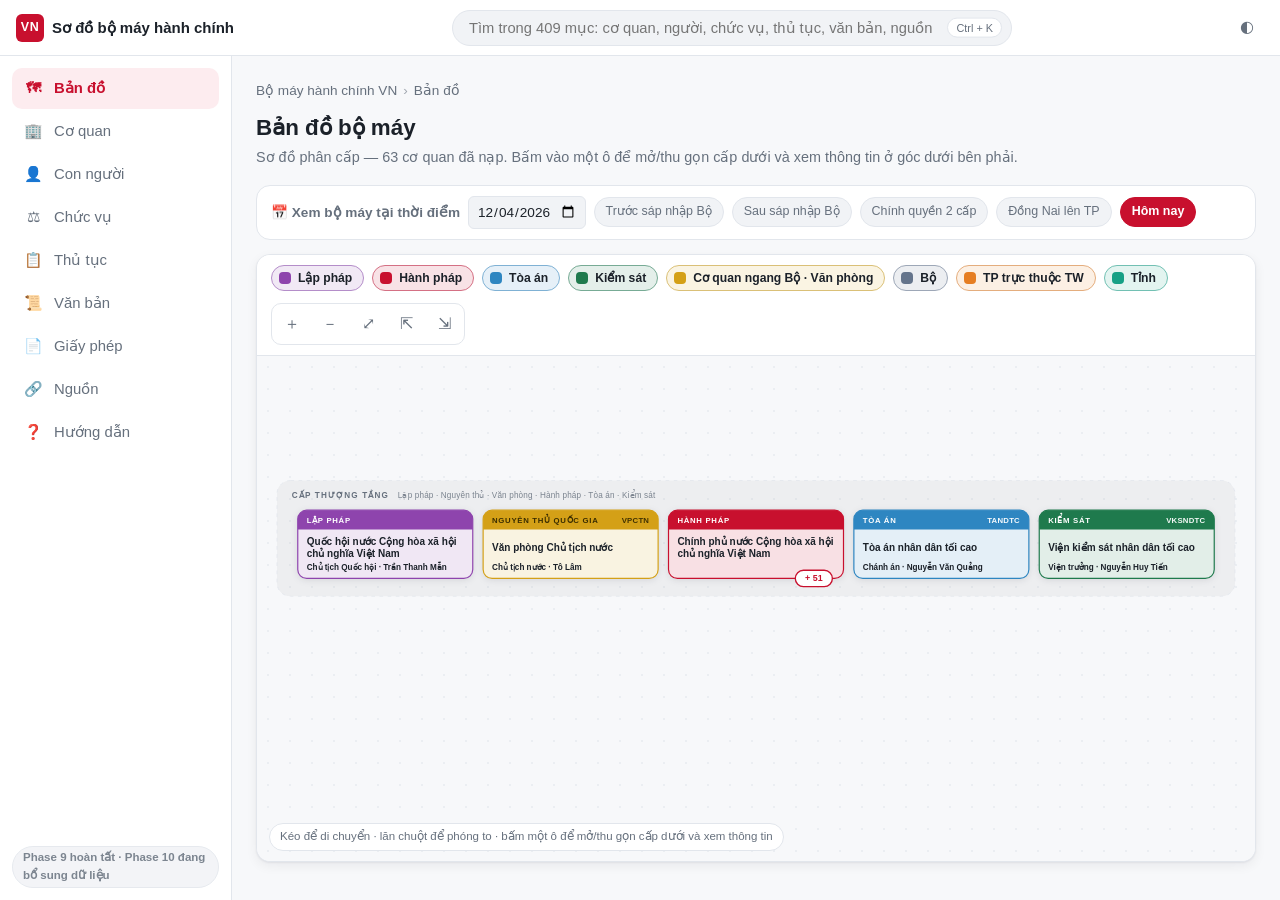
<file: index.html>
<!DOCTYPE html>
<html lang="vi" data-theme="light">
<head>
<meta charset="UTF-8">
<meta name="viewport" content="width=device-width, initial-scale=1">
<title>VN Admin Map — Sơ đồ bộ máy hành chính Việt Nam</title>
<link rel="stylesheet" href="./css/main.css">
<link rel="stylesheet" href="./css/layout.css">
<link rel="stylesheet" href="./css/components.css">
<link rel="stylesheet" href="./css/graph.css">
<link rel="stylesheet" href="./css/responsive.css">
</head>
<body>

<header id="app-header">
  <button id="nav-toggle" class="icon-btn" aria-label="Mở menu">☰</button>
  <div class="brand">
    <span class="brand-mark">VN</span>
    <span class="brand-text">Sơ đồ bộ máy hành chính</span>
  </div>
  <div class="search-box">
    <input id="global-search" type="search" placeholder="Tìm cơ quan, người, chức vụ, thủ tục, văn bản…" autocomplete="off" disabled>
    <span class="search-hint">Phase 5</span>
    <div id="search-results" class="search-results" hidden></div>
  </div>
  <button id="theme-toggle" class="icon-btn" aria-label="Đổi giao diện sáng/tối">◐</button>
</header>

<div id="app-body">

  <nav id="main-nav" aria-label="Điều hướng chính">
    <button class="nav-item is-active" data-view="map"><span class="nav-ico">🗺</span> Bản đồ</button>
    <button class="nav-item" data-view="organizations"><span class="nav-ico">🏢</span> Cơ quan</button>
    <button class="nav-item" data-view="people"><span class="nav-ico">👤</span> Con người</button>
    <button class="nav-item" data-view="positions"><span class="nav-ico">⚖</span> Chức vụ</button>
    <button class="nav-item" data-view="procedures"><span class="nav-ico">📋</span> Thủ tục</button>
    <button class="nav-item" data-view="documents"><span class="nav-ico">📜</span> Văn bản</button>
    <button class="nav-item" data-view="licenses"><span class="nav-ico">📄</span> Giấy phép</button>
    <button class="nav-item" data-view="sources"><span class="nav-ico">🔗</span> Nguồn</button>
    <button class="nav-item" data-view="help"><span class="nav-ico">❓</span> Hướng dẫn</button>
    <div class="nav-footer">
      <span class="badge badge-muted">Phase 9 hoàn tất · Phase 10 đang bổ sung dữ liệu</span>
    </div>
  </nav>

  <main id="app">
    <div id="breadcrumbs" class="breadcrumbs"></div>
    <section id="view-root" class="view-root" aria-live="polite"></section>
  </main>

  <aside id="detail-panel" class="detail-panel is-hidden" aria-label="Chi tiết">
    <div class="panel-head">
      <h2 class="panel-title">Chi tiết</h2>
      <button id="detail-close" class="icon-btn" aria-label="Đóng">✕</button>
    </div>
    <div id="detail-body" class="panel-body"></div>
  </aside>

</div>

<div id="modal-root"></div>
<div id="toast-root" class="toast-root"></div>

<script type="module" src="./js/app.js"></script>
</body>
</html>
</file>
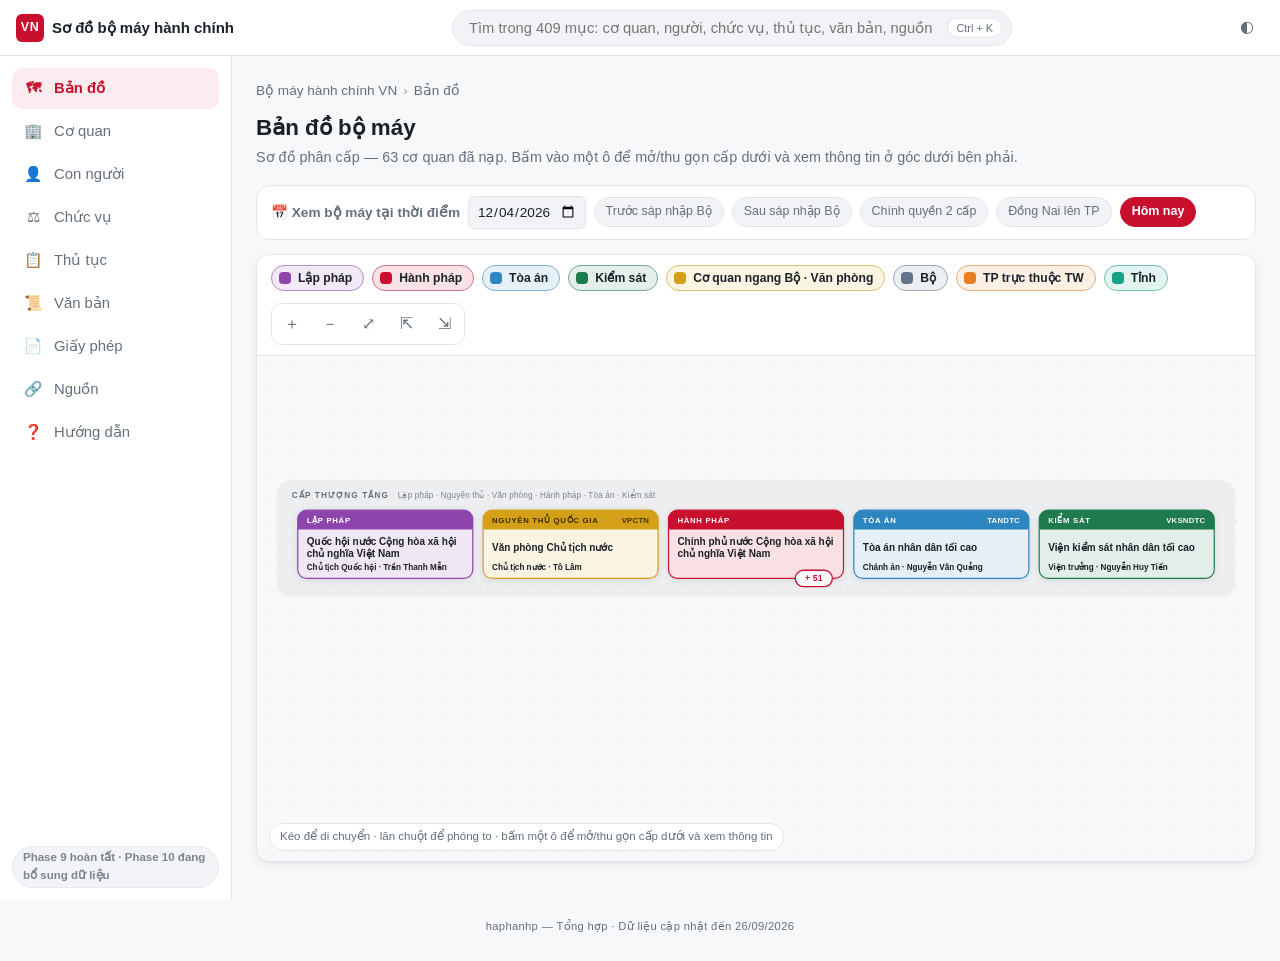
<file: publish/bo-may-hanh-chinh-viet-nam.html>
<!DOCTYPE html>
<html lang="vi" data-theme="light">
<head>
<meta charset="UTF-8">
<meta name="viewport" content="width=device-width, initial-scale=1">
<title>Bộ máy hành chính Việt Nam</title>
<meta name="description" content="giúp người xem hiểu cấu trúc và các đơn vị của bộ máy chính quyền Việt Nam">
<style>
/* css/main.css */
/* main.css — token, reset, typography */
:root{
  --c-bg:#f7f8fa; --c-surface:#ffffff; --c-surface-2:#f1f3f6;
  --c-border:#e2e6ec; --c-text:#1b2129; --c-text-muted:#66707d;
  --c-accent:#c8102e; --c-accent-soft:#fdecef; --c-gold:#d4a017;
  --c-ok:#1f7a4d; --c-warn:#b7791f; --c-err:#c0392b;
  --r-sm:6px; --r-md:10px; --r-lg:14px;
  --sp-1:4px; --sp-2:8px; --sp-3:12px; --sp-4:16px; --sp-5:24px; --sp-6:32px;
  --shadow:0 1px 2px rgba(16,24,40,.06),0 4px 12px rgba(16,24,40,.06);
  --font:"Segoe UI",Roboto,"Helvetica Neue",Arial,sans-serif;
  --h-header:56px; --w-nav:232px; --w-detail:380px;
}
[data-theme="dark"]{
  --c-bg:#11151a; --c-surface:#171c23; --c-surface-2:#1f262f;
  --c-border:#2a323d; --c-text:#e6eaf0; --c-text-muted:#93a0b0;
  --c-accent:#ff5a72; --c-accent-soft:#2a1a20;
  --shadow:0 1px 2px rgba(0,0,0,.4),0 4px 14px rgba(0,0,0,.35);
}
*,*::before,*::after{box-sizing:border-box}
html,body{height:100%}
body{margin:0;background:var(--c-bg);color:var(--c-text);font-family:var(--font);font-size:15px;line-height:1.55;-webkit-font-smoothing:antialiased}
h1,h2,h3,h4{margin:0 0 var(--sp-3);line-height:1.3;font-weight:650}
h1{font-size:1.4rem} h2{font-size:1.15rem} h3{font-size:1rem}
p{margin:0 0 var(--sp-3)}
a{color:var(--c-accent);text-decoration:none}
a:hover{text-decoration:underline}
button{font:inherit;color:inherit;cursor:pointer}
code,kbd{font-family:ui-monospace,"Cascadia Code",Consolas,monospace;font-size:.88em;background:var(--c-surface-2);padding:1px 5px;border-radius:var(--r-sm)}
:focus-visible{outline:2px solid var(--c-accent);outline-offset:2px}
::-webkit-scrollbar{width:10px;height:10px}
::-webkit-scrollbar-thumb{background:var(--c-border);border-radius:8px}

/* css/layout.css */
/* layout.css — khung 3 vùng */
#app-header{
  position:sticky;top:0;z-index:40;height:var(--h-header);
  display:flex;align-items:center;gap:var(--sp-3);padding:0 var(--sp-4);
  background:var(--c-surface);border-bottom:1px solid var(--c-border);
}
.brand{display:flex;align-items:center;gap:var(--sp-2);font-weight:700;white-space:nowrap}
.brand-mark{display:grid;place-items:center;width:28px;height:28px;border-radius:var(--r-sm);background:var(--c-accent);color:#fff;font-size:.78rem;letter-spacing:.5px}
.search-box{position:relative;flex:1;max-width:560px;margin:0 auto}
.search-box input{
  width:100%;height:36px;padding:0 64px 0 var(--sp-4);
  background:var(--c-surface-2);border:1px solid var(--c-border);border-radius:999px;
  color:var(--c-text);font:inherit;font-size:.92rem;
}
.search-box input:disabled{cursor:not-allowed;opacity:.75}
.search-hint{position:absolute;right:10px;top:50%;transform:translateY(-50%);font-size:.68rem;color:var(--c-text-muted);background:var(--c-surface);border:1px solid var(--c-border);border-radius:999px;padding:1px 8px}
#app-body{display:flex;min-height:calc(100vh - var(--h-header))}
#main-nav{
  width:var(--w-nav);flex:0 0 var(--w-nav);display:flex;flex-direction:column;gap:2px;
  padding:var(--sp-3);background:var(--c-surface);border-right:1px solid var(--c-border);
  position:sticky;top:var(--h-header);height:calc(100vh - var(--h-header));overflow:auto;
}
.nav-item{
  display:flex;align-items:center;gap:var(--sp-3);width:100%;padding:9px var(--sp-3);
  background:none;border:0;border-radius:var(--r-md);text-align:left;font-size:.93rem;color:var(--c-text-muted);
}
.nav-item:hover{background:var(--c-surface-2);color:var(--c-text)}
.nav-item.is-active{background:var(--c-accent-soft);color:var(--c-accent);font-weight:600}
.nav-ico{width:18px;text-align:center}
.nav-footer{margin-top:auto;padding-top:var(--sp-4)}
#app{flex:1;min-width:0;padding:var(--sp-5);display:flex;flex-direction:column}
.view-root{flex:1;min-height:0}
.detail-panel{
  position:fixed;top:var(--h-header);right:0;bottom:0;z-index:30;width:var(--w-detail);max-width:100vw;
  background:var(--c-surface);border-left:1px solid var(--c-border);box-shadow:-14px 0 34px rgba(16,24,40,.14);
  display:flex;flex-direction:column;transition:transform .22s ease,visibility .22s;
}
.panel-head{display:flex;align-items:center;justify-content:space-between;padding:var(--sp-4);border-bottom:1px solid var(--c-border)}
.panel-title{margin:0;font-size:.95rem;text-transform:uppercase;letter-spacing:.06em;color:var(--c-text-muted)}
.panel-body{flex:1;overflow:auto;padding:var(--sp-4)}
.detail-panel.is-hidden{transform:translateX(104%);visibility:hidden;box-shadow:none}

/* css/components.css */
/* components.css */
.icon-btn{display:grid;place-items:center;width:34px;height:34px;background:none;border:1px solid transparent;border-radius:var(--r-md);color:var(--c-text-muted);font-size:1rem}
.icon-btn:hover{background:var(--c-surface-2);color:var(--c-text)}
.breadcrumbs{min-height:20px;margin-bottom:var(--sp-3);font-size:.85rem;color:var(--c-text-muted)}
.breadcrumbs span+span::before{content:"›";margin:0 6px;opacity:.6}
.card{background:var(--c-surface);border:1px solid var(--c-border);border-radius:var(--r-lg);box-shadow:var(--shadow)}
.view-head{margin-bottom:var(--sp-4)}
.view-head h1{margin-bottom:4px}
.view-head .sub{color:var(--c-text-muted);font-size:.9rem;margin:0}
.empty-state{
  display:flex;flex-direction:column;align-items:center;justify-content:center;text-align:center;
  gap:var(--sp-2);min-height:340px;padding:var(--sp-6);
  background:var(--c-surface);border:1px dashed var(--c-border);border-radius:var(--r-lg);
}
.empty-ico{font-size:2.4rem;line-height:1;opacity:.75}
.empty-title{font-weight:650;font-size:1.05rem}
.empty-desc{max-width:52ch;color:var(--c-text-muted);font-size:.92rem;margin:0}
.empty-meta{margin-top:var(--sp-2);display:flex;gap:var(--sp-2);flex-wrap:wrap;justify-content:center}
.badge{display:inline-block;padding:2px 10px;border-radius:999px;font-size:.72rem;font-weight:600;border:1px solid var(--c-border);background:var(--c-surface-2);color:var(--c-text-muted)}
.badge-accent{background:var(--c-accent-soft);border-color:transparent;color:var(--c-accent)}
.badge-muted{opacity:.85}
.prose{max-width:76ch}
.prose h2{margin-top:var(--sp-5)}
.prose ul,.prose ol{margin:0 0 var(--sp-3);padding-left:1.25rem}
.prose li{margin-bottom:4px}
.toast-root{position:fixed;right:16px;bottom:16px;z-index:60;display:flex;flex-direction:column;gap:8px}
.toast{padding:10px 14px;background:var(--c-surface);border:1px solid var(--c-border);border-radius:var(--r-md);box-shadow:var(--shadow);font-size:.88rem}
#modal-root:empty{display:none}
.notice{padding:12px 16px;margin-bottom:16px;border-radius:var(--r-md);font-size:.9rem;border:1px solid var(--c-border);background:var(--c-surface)}
.notice-warn{border-color:var(--c-warn);background:var(--c-accent-soft)}
.table-wrap{overflow:auto}
.data-table{width:100%;border-collapse:collapse;font-size:.88rem}
.data-table th{position:sticky;top:0;background:var(--c-surface-2);text-align:left;font-weight:650;padding:10px 12px;border-bottom:1px solid var(--c-border);white-space:nowrap}
.data-table td{padding:10px 12px;border-bottom:1px solid var(--c-border);vertical-align:top}
.data-table tr:last-child td{border-bottom:0}
.data-table tr:hover td{background:var(--c-surface-2)}
.muted-note{color:var(--c-text-muted);font-size:.82rem}
.d-title{font-size:1.02rem;margin-bottom:8px}
.d-badges{display:flex;gap:6px;flex-wrap:wrap;margin-bottom:14px}
.panel-body h4{margin:18px 0 6px;font-size:.76rem;text-transform:uppercase;letter-spacing:.06em;color:var(--c-text-muted)}
.panel-body ul,.panel-body ol{margin:0;padding-left:1.15rem;font-size:.88rem}
.panel-body li{margin-bottom:5px}
.kv{display:flex;gap:10px;padding:5px 0;border-bottom:1px dashed var(--c-border);font-size:.86rem}
.kv .k{flex:0 0 92px;color:var(--c-text-muted)}
.kv .v{flex:1;word-break:break-word}
.src-list li{margin-bottom:9px}
.row-link{cursor:pointer}
.data-table tr.row-link:hover td{background:var(--c-accent-soft)}
.search-results{position:absolute;left:0;right:0;top:calc(100% + 8px);z-index:50;max-height:66vh;overflow:auto;
  background:var(--c-surface);border:1px solid var(--c-border);border-radius:var(--r-lg);box-shadow:var(--shadow);padding:6px}
.sr-group+.sr-group{border-top:1px solid var(--c-border);margin-top:6px;padding-top:6px}
.sr-head{padding:6px 12px 4px;font-size:.7rem;text-transform:uppercase;letter-spacing:.06em;color:var(--c-text-muted);font-weight:700}
.sr-item{display:flex;flex-direction:column;gap:1px;width:100%;padding:7px 12px;background:none;border:0;border-radius:var(--r-md);text-align:left}
.sr-item:hover,.sr-item:focus-visible{background:var(--c-accent-soft)}
.sr-label{font-size:.9rem;font-weight:600}
.sr-sub{font-size:.76rem;color:var(--c-text-muted)}
.sr-empty{padding:16px;font-size:.88rem;color:var(--c-text-muted)}
.panel-body strong[data-entity]{cursor:pointer;border-bottom:1px dotted var(--c-accent)}
.panel-body strong[data-entity]:hover{color:var(--c-accent)}
.wf{list-style:none;margin:0;padding:0;position:relative}
.wf-step{position:relative;padding:0 0 14px 26px;border-left:2px solid var(--c-border);margin-left:6px}
.wf-step:last-child{border-left-color:transparent;padding-bottom:0}
.wf-step::before{content:"";position:absolute;left:-7px;top:3px;width:12px;height:12px;border-radius:50%;
  background:var(--c-surface);border:2px solid var(--c-accent)}
.wf-name{font-weight:650;font-size:.9rem}
.wf-desc{font-size:.84rem;margin-top:3px}
.badge.rel-ok{background:#e6f4ec;border-color:#bfe0cd;color:#1f7a4d}
.badge.rel-mid{background:#fdf3e2;border-color:#f0dcb4;color:#b7791f}
.badge.rel-bad{background:#fdecef;border-color:#f6cdd5;color:#c0392b}
[data-theme="dark"] .badge.rel-ok{background:#14301f;border-color:#1f7a4d;color:#7fd3a6}
[data-theme="dark"] .badge.rel-mid{background:#332612;border-color:#b7791f;color:#e8c07d}
[data-theme="dark"] .badge.rel-bad{background:#331a1f;border-color:#c0392b;color:#f19aa7}
.timebar{display:flex;align-items:center;gap:8px;flex-wrap:wrap;padding:10px 14px;margin-bottom:14px;
  background:var(--c-surface);border:1px solid var(--c-border);border-radius:var(--r-lg);font-size:.85rem}
.timebar.is-past{border-color:var(--c-warn);background:var(--c-accent-soft)}
.tb-label{font-weight:650;color:var(--c-text-muted)}
.timebar input[type=date]{font:inherit;padding:4px 8px;border:1px solid var(--c-border);border-radius:var(--r-sm);
  background:var(--c-surface-2);color:var(--c-text)}
.tb-chip{padding:4px 11px;border:1px solid var(--c-border);border-radius:999px;background:var(--c-surface-2);font-size:.78rem;color:var(--c-text-muted)}
.tb-chip:hover{border-color:var(--c-accent);color:var(--c-accent)}
.tb-chip.is-on{background:var(--c-accent);border-color:var(--c-accent);color:#fff;font-weight:600}
.tb-warn{font-size:.78rem;color:var(--c-warn);font-weight:600}

/* ô tìm kiếm: chọn loại kết quả */
.search-results{padding:0;overflow:hidden;display:flex;flex-direction:column}
.search-results[hidden]{display:none}
.sr-cats{display:flex;flex-wrap:wrap;gap:6px;padding:10px 10px 8px;border-bottom:1px solid var(--c-border);background:var(--c-surface-2)}
.sr-cat{display:inline-flex;align-items:center;gap:6px;padding:4px 11px;border:1px solid var(--c-border);border-radius:999px;background:var(--c-surface);font-size:.8rem;font-weight:600;color:var(--c-text-muted)}
.sr-cat:hover{border-color:var(--c-accent);color:var(--c-accent)}
.sr-cat.is-on{background:var(--c-accent);border-color:var(--c-accent);color:#fff}
.sr-n{font-size:.7rem;font-weight:700;padding:0 6px;border-radius:999px;background:var(--c-surface-2);color:var(--c-text-muted)}
.sr-cat.is-on .sr-n{background:rgba(255,255,255,.25);color:#fff}
.sr-body{overflow:auto;max-height:calc(66vh - 56px);padding:6px}
.sr-item.is-active{background:var(--c-accent-soft)}
.sr-more{display:block;width:100%;padding:7px 12px;background:none;border:0;border-radius:var(--r-md);text-align:left;font-size:.8rem;font-weight:600;color:var(--c-accent)}
.sr-more:hover{background:var(--c-accent-soft)}
.sr-hint{padding:12px 14px;font-size:.84rem;color:var(--c-text-muted)}
.sr-tag{display:inline-block;margin-right:6px;padding:0 7px;border-radius:999px;background:var(--c-surface-2);font-size:.68rem;font-weight:700;color:var(--c-text-muted);vertical-align:1px}

/* css/graph.css */
/* graph.css — sơ đồ bộ máy: nền nhạt + viền đậm + dải màu theo đúng 8 màu chú thích (legend) */
:root{
  --nc-legislature:#8e44ad; --nc-government:#c8102e; --nc-court:#2e86c1; --nc-procuracy:#1f7a4d;
  --nc-ministry:#64748b; --nc-agency:#d4a017; --nc-municipality:#e67e22; --nc-province:#16a085;
  --tint:13%; --tint-hi:27%;
}
[data-theme="dark"]{ --tint:26%; --tint-hi:40%; }
.n-legislature{--nc:var(--nc-legislature)} .n-government{--nc:var(--nc-government)}
.n-court{--nc:var(--nc-court)} .n-procuracy{--nc:var(--nc-procuracy)} .n-ministry{--nc:var(--nc-ministry)}
.n-agency{--nc:var(--nc-agency)} .n-municipality{--nc:var(--nc-municipality)} .n-province{--nc:var(--nc-province)}
.n-other{--nc:var(--c-border)}

.graph-canvas{position:relative;display:flex;flex-direction:column;width:100%;height:calc(100vh - 292px);min-height:540px;
  border-radius:var(--r-lg);background:var(--c-surface);border:1px solid var(--c-border);overflow:hidden;box-shadow:var(--shadow)}
.graph-head{display:flex;align-items:center;justify-content:space-between;gap:12px;flex-wrap:wrap;
  padding:10px 14px;background:var(--c-surface);border-bottom:1px solid var(--c-border)}
.graph-legend{display:flex;flex-wrap:wrap;gap:8px;font-size:.76rem;color:var(--c-text)}
.graph-legend span{display:inline-flex;align-items:center;gap:7px;padding:3px 11px 3px 7px;border-radius:999px;font-weight:600;
  background:color-mix(in srgb,var(--nc) 12%,var(--c-surface));border:1px solid color-mix(in srgb,var(--nc) 55%,var(--c-border))}
.graph-legend i.lg{display:inline-block;width:12px;height:12px;border-radius:4px;background:var(--nc)}
.graph-toolbar{display:flex;gap:4px;padding:3px;background:var(--c-surface);border:1px solid var(--c-border);border-radius:var(--r-md)}
.graph-stagebox{position:relative;flex:1;min-height:0;background:var(--c-bg)}
.graph-stagebox::before{content:"";position:absolute;inset:0;opacity:.55;
  background-image:radial-gradient(var(--c-border) 1px,transparent 1px);background-size:22px 22px}
.graph-svg{position:absolute;inset:0;width:100%;height:100%;cursor:grab;touch-action:none}
.graph-svg.is-dragging{cursor:grabbing}
.graph-hint{position:absolute;left:12px;bottom:10px;z-index:2;font-size:.72rem;color:var(--c-text-muted);
  background:var(--c-surface);padding:4px 10px;border-radius:999px;border:1px solid var(--c-border)}

/* dải phân cấp */
.band-bg{fill:color-mix(in srgb,var(--c-text) 3%,transparent);stroke:var(--c-border);stroke-width:1;stroke-dasharray:5 6}
.band-0 .band-bg{fill:color-mix(in srgb,var(--c-text) 4.5%,transparent)}
.band-1 .band-bg{fill:color-mix(in srgb,var(--nc-ministry) 9%,transparent)}
.band-2 .band-bg{fill:color-mix(in srgb,var(--nc-province) 8%,transparent)}
.band-title{font-size:11px;font-weight:800;letter-spacing:.14em;fill:var(--c-text-muted)}
.band-sub{font-size:11px;font-weight:500;letter-spacing:.02em;fill:var(--c-text-muted);opacity:.85}

/* đường nối tô theo màu cấp dưới */
.graph-edge{fill:none;stroke:var(--c-border);stroke-width:1.9;stroke-linecap:round;stroke-opacity:.6}
.e-ministry{stroke:var(--nc-ministry)} .e-ministry_level_agency,.e-agency{stroke:var(--nc-agency)}
.e-municipality{stroke:var(--nc-municipality)} .e-province{stroke:var(--nc-province)}
.e-legislature{stroke:var(--nc-legislature)} .e-government{stroke:var(--nc-government)}
.e-court{stroke:var(--nc-court)} .e-procuracy{stroke:var(--nc-procuracy)}

/* thẻ cơ quan */
.graph-node-g{cursor:pointer;outline:none}
.graph-node-g .node-box{fill:color-mix(in srgb,var(--nc) var(--tint),var(--c-surface));stroke:var(--nc);stroke-width:1.6;
  filter:drop-shadow(0 2px 4px rgba(16,24,40,.10));transition:stroke-width .12s,filter .12s}
.graph-node-g:hover .node-box,.graph-node-g:focus-visible .node-box{stroke-width:2.8;
  filter:drop-shadow(0 4px 12px color-mix(in srgb,var(--nc) 45%,transparent))}
.graph-node-g.is-selected .node-box{fill:color-mix(in srgb,var(--nc) var(--tint-hi),var(--c-surface));stroke-width:3.2;
  filter:drop-shadow(0 0 9px color-mix(in srgb,var(--nc) 65%,transparent))}
.graph-node-g.is-ended .node-box{stroke-dasharray:6 4}
.node-cap{fill:none;stroke:var(--nc);stroke-width:5;stroke-linecap:butt;pointer-events:none}
.node-stripe{fill:var(--nc);pointer-events:none}
.node-tag{font-size:10.5px;font-weight:800;letter-spacing:.09em;fill:#fff;pointer-events:none}
.node-tag-r{font-weight:700;letter-spacing:.03em;opacity:.95}
.n-agency .node-tag{fill:#3a2d00}
.graph-node-g .node-label{font-size:12.5px;font-weight:700;fill:var(--c-text);pointer-events:none}
.graph-node-g.is-top .node-label{font-size:13.5px;font-weight:800}
.graph-node-g .node-lead{font-size:11px;fill:var(--c-text-muted);pointer-events:none}
.graph-node-g.is-top .node-lead{fill:var(--c-text);font-weight:600}
.node-toggle{cursor:pointer}
.node-toggle .toggle-bg{fill:var(--c-surface);stroke:var(--nc);stroke-width:1.8}
.node-toggle .toggle-tx{font-size:12px;font-weight:800;fill:var(--nc);pointer-events:none}
.node-toggle:hover .toggle-bg{fill:var(--nc)}
.node-toggle:hover .toggle-tx{fill:#fff}

/* thanh lật trang 6 đơn vị */
.graph-pager .pager-bg{fill:var(--c-surface);stroke:var(--c-border)}
.graph-pager .pager-label{font-size:11px;fill:var(--c-text-muted);font-weight:600}
.graph-pager .pager-btn{cursor:pointer}
.graph-pager .pager-btn text{font-size:15px;fill:var(--c-accent);font-weight:700}
.graph-pager .pager-hit{fill:transparent}
.graph-pager .pager-btn:hover .pager-hit{fill:var(--c-accent-soft)}
.graph-pager .pager-btn.is-disabled{cursor:default;opacity:.3}
.graph-pager .pager-btn.is-disabled:hover .pager-hit{fill:transparent}

/* thẻ thông tin góc dưới phải (hiện khi bấm một cơ quan) */
.graph-info{position:absolute;right:14px;bottom:14px;z-index:5;display:flex;width:min(372px,calc(100% - 28px));max-height:calc(100% - 28px)}
.graph-info[hidden]{display:none}
.ic{flex:1;min-width:0;display:flex;flex-direction:column;overflow:hidden;background:var(--c-surface);
  border:1px solid color-mix(in srgb,var(--nc) 55%,var(--c-border));border-radius:14px;
  box-shadow:0 16px 40px rgba(16,24,40,.24);animation:ic-in .18s ease-out}
@keyframes ic-in{from{opacity:0;transform:translateY(10px)}to{opacity:1;transform:none}}
.ic-head{display:flex;align-items:center;justify-content:space-between;gap:8px;padding:7px 8px 7px 14px;background:var(--nc)}
.ic-tag{font-size:.7rem;font-weight:800;letter-spacing:.09em;text-transform:uppercase;color:#fff}
.n-agency .ic-tag,.n-agency .ic-x{color:#3a2d00}
.ic-x{width:26px;height:26px;border:0;border-radius:8px;background:rgba(255,255,255,.18);color:#fff;font-size:1.15rem;line-height:1;cursor:pointer}
.ic-x:hover{background:rgba(255,255,255,.34)}
.ic-body{flex:1;min-height:0;overflow:auto;padding:12px 14px 6px;background:color-mix(in srgb,var(--nc) 6%,var(--c-surface))}
.ic-title{margin:0 0 6px;font-size:1.02rem;line-height:1.3;color:var(--c-text)}
.ic-note{margin:0 0 6px;font-size:.78rem;font-weight:600;color:var(--c-accent)}
.ic-lead{margin:0 0 4px;font-size:.84rem;color:var(--c-text)}
.ic-lead strong{cursor:pointer;border-bottom:1px dotted var(--c-text-muted)}
.ic-sec{margin-top:12px}
.ic-k{margin-bottom:6px;font-size:.68rem;font-weight:800;letter-spacing:.12em;text-transform:uppercase;color:var(--c-text-muted)}
.ic-stats{display:flex;gap:8px}
.ic-stat{flex:1;display:flex;align-items:center;gap:9px;padding:8px 10px;border-radius:10px;
  background:color-mix(in srgb,var(--nc) var(--tint),var(--c-surface));border:1px solid color-mix(in srgb,var(--nc) 35%,var(--c-border))}
.ic-stat b{font-size:1.55rem;line-height:1;font-weight:800;color:var(--nc)}
.ic-stat span{font-size:.72rem;line-height:1.25;color:var(--c-text-muted)}
.ic-chips{display:flex;flex-wrap:wrap;gap:6px;margin-top:8px}
.ic-chip{display:inline-flex;align-items:center;gap:6px;padding:2px 9px 2px 7px;border-radius:999px;font-size:.74rem;font-weight:600;color:var(--c-text);
  background:color-mix(in srgb,var(--nc) 12%,var(--c-surface));border:1px solid color-mix(in srgb,var(--nc) 50%,var(--c-border))}
.ic-chip i{width:9px;height:9px;border-radius:3px;background:var(--nc)}
.ic-muted{margin:6px 0 0;font-size:.78rem;color:var(--c-text-muted)}
.ic-fn{margin:0;padding-left:18px;font-size:.84rem;line-height:1.45;color:var(--c-text)}
.ic-fn li{margin-bottom:4px}
.ic-more{margin-top:2px;padding:0;border:0;background:none;font-size:.78rem;font-weight:600;color:var(--c-accent);cursor:pointer}
.ic-more:hover{text-decoration:underline}
.ic-actions{display:flex;gap:8px;justify-content:flex-end;padding:10px 14px 12px;border-top:1px solid var(--c-border);background:var(--c-surface)}
.ic-btn{padding:6px 14px;border:1px solid var(--c-border);border-radius:999px;background:var(--c-surface);color:var(--c-text);font:inherit;font-size:.82rem;font-weight:600;cursor:pointer}
.ic-btn:hover{border-color:var(--nc);color:var(--nc)}
.ic-btn-primary{background:var(--nc);border-color:var(--nc);color:#fff}
.ic-btn-primary:hover{color:#fff;filter:brightness(1.1)}
.n-agency .ic-btn-primary{color:#3a2d00}
@media (max-width:720px){
  .graph-hint{display:none}
  .graph-info{left:10px;right:10px;bottom:10px;width:auto;max-height:58%}
}
@media (prefers-reduced-motion:reduce){.ic{animation:none}}

/* css/responsive.css */
/* responsive.css */
@media (max-width:1180px){
  :root{--w-detail:320px}
}
@media (max-width:980px){
  #app-body{flex-direction:column}
  #main-nav{position:fixed;left:0;top:var(--h-header);height:calc(100vh - var(--h-header));z-index:35;
    transform:translateX(-100%);transition:transform .2s ease;box-shadow:var(--shadow)}
  #main-nav.is-open{transform:none}
  .detail-panel{width:100%;border-left:0}
  #nav-toggle{display:grid}
}
@media (min-width:981px){ #nav-toggle{display:none} }
@media (max-width:640px){
  body{font-size:14px}
  #app{padding:var(--sp-4) var(--sp-4) var(--sp-5)}
  .brand-text{display:none}
  .search-hint{display:none}
}

</style>
</head>
<body>

<header id="app-header">
  <button id="nav-toggle" class="icon-btn" aria-label="Mở menu">☰</button>
  <div class="brand">
    <span class="brand-mark">VN</span>
    <span class="brand-text">Sơ đồ bộ máy hành chính</span>
  </div>
  <div class="search-box">
    <input id="global-search" type="search" placeholder="Tìm cơ quan, người, chức vụ, thủ tục, văn bản…" autocomplete="off" disabled>
    <span class="search-hint">Phase 5</span>
    <div id="search-results" class="search-results" hidden></div>
  </div>
  <button id="theme-toggle" class="icon-btn" aria-label="Đổi giao diện sáng/tối">◐</button>
</header>

<div id="app-body">

  <nav id="main-nav" aria-label="Điều hướng chính">
    <button class="nav-item is-active" data-view="map"><span class="nav-ico">🗺</span> Bản đồ</button>
    <button class="nav-item" data-view="organizations"><span class="nav-ico">🏢</span> Cơ quan</button>
    <button class="nav-item" data-view="people"><span class="nav-ico">👤</span> Con người</button>
    <button class="nav-item" data-view="positions"><span class="nav-ico">⚖</span> Chức vụ</button>
    <button class="nav-item" data-view="procedures"><span class="nav-ico">📋</span> Thủ tục</button>
    <button class="nav-item" data-view="documents"><span class="nav-ico">📜</span> Văn bản</button>
    <button class="nav-item" data-view="licenses"><span class="nav-ico">📄</span> Giấy phép</button>
    <button class="nav-item" data-view="sources"><span class="nav-ico">🔗</span> Nguồn</button>
    <button class="nav-item" data-view="help"><span class="nav-ico">❓</span> Hướng dẫn</button>
    <div class="nav-footer">
      <span class="badge badge-muted">Phase 9 hoàn tất · Phase 10 đang bổ sung dữ liệu</span>
    </div>
  </nav>

  <main id="app">
    <div id="breadcrumbs" class="breadcrumbs"></div>
    <section id="view-root" class="view-root" aria-live="polite"></section>
  </main>

  <aside id="detail-panel" class="detail-panel is-hidden" aria-label="Chi tiết">
    <div class="panel-head">
      <h2 class="panel-title">Chi tiết</h2>
      <button id="detail-close" class="icon-btn" aria-label="Đóng">✕</button>
    </div>
    <div id="detail-body" class="panel-body"></div>
  </aside>

</div>

<div id="modal-root"></div>
<div id="toast-root" class="toast-root"></div>


<div style="text-align:center;font-family:'Inter',sans-serif;font-size:0.7rem;color:var(--c-text-muted);padding:18px 10px 26px;letter-spacing:0.03em;">haphanhp — Tổng hợp · Dữ liệu cập nhật đến 26/09/2026</div>
<script>
window.__VNADMIN_DATA__ = {"organizations":[{"id":"org-quochoi-vn","type":"legislature","name":{"vi":"Quốc hội nước Cộng hòa xã hội chủ nghĩa Việt Nam","en":""},"short_name":"Quốc hội","status":"active","jurisdiction":"national","parent_id":null,"contact":{"address":"Nhà Quốc hội, số 1 đường Độc Lập, phường Điện Biên (Ba Đình), Hà Nội","phone":[],"email":[],"website":["https://quochoi.vn"]},"leadership":[{"position_id":"position-chu-tich-quoc-hoi","person_id":"person-tran-thanh-man"}],"functions":["Cơ quan đại biểu cao nhất của Nhân dân, cơ quan quyền lực nhà nước cao nhất","Thực hiện quyền lập hiến, lập pháp","Quyết định các vấn đề quan trọng của đất nước","Giám sát tối cao hoạt động của Nhà nước"],"powers":[],"responsibilities":[],"units":[],"procedures":[],"documents":["doc-hien-phap-2013"],"source_ids":["source-001","source-006"],"effective_from":null,"effective_to":null,"last_verified":"2026-09-18","notes":"SĐT/email cấp toàn cơ quan CHƯA XÁC MINH — chỉ tìm được số của từng vụ/đơn vị (Vụ Thông tin 080.46528, Thư viện Quốc hội 080.41947...), không dùng làm liên hệ đại diện. ⚠️ Không dùng số 080.43162 / địa chỉ 16 Lê Hồng Phong (footer Báo Điện tử Chính phủ)."},{"id":"org-vpctn-vn","type":"agency","name":{"vi":"Văn phòng Chủ tịch nước","en":""},"short_name":"VPCTN","status":"active","jurisdiction":"national","parent_id":null,"contact":{"address":"Số 12 Ngô Quyền, phường Hoàn Kiếm, Hà Nội (khuôn viên Bắc Bộ Phủ; mặt còn lại là số 2 Lê Thạch)","phone":["080.43176"],"email":["vanphongctnvn@gmail.com"],"website":["https://vpctn.gov.vn","https://president.gov.vn"],"fax":"0437335256"},"leadership":[{"position_id":"position-chu-tich-nuoc","person_id":"person-to-lam"},{"position_id":"position-chu-tich-nuoc","person_id":"person-luong-cuong"}],"functions":["Cơ quan giúp việc của Chủ tịch nước"],"powers":[],"responsibilities":[],"units":[],"procedures":[],"documents":[],"source_ids":["source-002","source-007","source-011","source-012","source-412","source-411"],"effective_from":null,"effective_to":null,"last_verified":"2026-09-26","notes":"Trụ sở hiện tại có hiệu lực từ 23/3/2026 theo Thông báo 270/TB-VPCTN; trước đó (đến 22/3/2026) tại 1A/1B Hoàng Hoa Thám, phường Ba Đình. Địa chỉ '2 Hùng Vương' từng xuất hiện là dữ liệu cũ/nhầm — không dùng. Email dùng domain @gmail.com nhưng được niêm yết chính chủ. | Cập nhật 26/9/2026: Chủ tịch nước hiện tại là Tô Lâm (từ 07/4/2026); tiền nhiệm là Lương Cường (đến 06/4/2026)."},{"id":"org-chinhphu-vn","type":"government","name":{"vi":"Chính phủ nước Cộng hòa xã hội chủ nghĩa Việt Nam","en":""},"short_name":"Chính phủ","status":"active","jurisdiction":"national","parent_id":null,"contact":{"address":"Số 01 Hoàng Hoa Thám, Ba Đình, Hà Nội","phone":["080.43100","080.43569"],"email":["vpcp@chinhphu.vn"],"website":["https://chinhphu.vn"],"fax":"080.44130"},"leadership":[],"functions":["Cơ quan hành chính nhà nước cao nhất, thực hiện quyền hành pháp","Thống nhất quản lý kinh tế, văn hóa, xã hội, quốc phòng, an ninh, đối ngoại","Tổ chức thi hành Hiến pháp, luật, nghị quyết của Quốc hội"],"powers":[],"responsibilities":[],"units":[],"procedures":[],"documents":["doc-hien-phap-2013"],"source_ids":["source-003"],"effective_from":null,"effective_to":null,"last_verified":"2026-09-18","notes":"Chịu trách nhiệm trước Quốc hội. Thiết chế hợp hiến (Điều 94–96 Hiến pháp 2013) — KHÁC với 'Văn phòng Chính phủ' (org-vpcp-vn, cơ quan ngang Bộ), dù dùng chung địa chỉ/SĐT/email. Fax: 080.44130."},{"id":"org-tandtc-vn","type":"court","name":{"vi":"Tòa án nhân dân tối cao","en":""},"short_name":"TANDTC","status":"active","jurisdiction":"national","parent_id":null,"contact":{"address":"Số 01 Phạm Văn Bạch, phường Cầu Giấy, Hà Nội","phone":[],"email":[],"website":["https://toaan.gov.vn"]},"leadership":[{"position_id":"position-chanh-an-tandtc","person_id":"person-nguyen-van-quang"}],"functions":["Cơ quan xét xử cao nhất, thực hiện quyền tư pháp","Giám đốc thẩm, tái thẩm bản án/quyết định đã có hiệu lực của tòa án cấp dưới","Hướng dẫn áp dụng thống nhất pháp luật trong xét xử"],"powers":[],"responsibilities":[],"units":[],"procedures":[],"documents":[],"source_ids":["source-004","source-009"],"effective_from":null,"effective_to":null,"last_verified":"2026-09-18","notes":"Trụ sở chuyển đến từ 13/7/2026; trước đó tại 262 Đội Cấn, Ngọc Hà, Hà Nội. SĐT/email CHƯA XÁC MINH — toaan.gov.vn render bằng JavaScript, công cụ tra cứu tự động không đọc được."},{"id":"org-vksndtc-vn","type":"procuracy","name":{"vi":"Viện kiểm sát nhân dân tối cao","en":""},"short_name":"VKSNDTC","status":"active","jurisdiction":"national","parent_id":null,"contact":{"address":"Số 9 Phạm Văn Bạch, phường Cầu Giấy, Hà Nội","phone":["024.38255058"],"email":[],"website":["https://vksndtc.gov.vn"],"fax":"024.38255400"},"leadership":[{"position_id":"position-vien-truong-vksndtc","person_id":"person-nguyen-huy-tien"}],"functions":["Thực hành quyền công tố","Kiểm sát hoạt động tư pháp","Bảo đảm pháp luật được chấp hành nghiêm chỉnh, thống nhất trong điều tra, truy tố, xét xử, thi hành án"],"powers":[],"responsibilities":[],"units":[],"procedures":[],"documents":[],"source_ids":["source-005","source-010"],"effective_from":null,"effective_to":null,"last_verified":"2026-09-18","notes":"Không chuyển trụ sở — chỉ đổi tên phường (Yên Hòa, quận Cầu Giấy → phường Cầu Giấy) theo sáp nhập 2025. Email CHƯA XÁC MINH (2 lần tra tự động đều không xác nhận trực quan được trangtinvkstc@vks.gov.vn). Fax: 024.38255400."},{"id":"org-bo-quoc-phong","type":"ministry","name":{"vi":"Bộ Quốc phòng","en":""},"short_name":"BQP","status":"active","jurisdiction":"national","parent_id":"org-chinhphu-vn","contact":{"address":"Số 1 (một số nguồn ghi 1B) Nguyễn Tri Phương, Ba Đình, Hà Nội","phone":["069.553215"],"email":["info@mod.gov.vn"],"website":["https://mod.gov.vn"]},"leadership":[{"position_id":"position-bo-truong-bo-quoc-phong","person_id":"person-phan-van-giang"}],"functions":["Quản lý nhà nước về quốc phòng","Xây dựng nền quốc phòng toàn dân","Chỉ huy Quân đội nhân dân Việt Nam và dân quân tự vệ","Bảo vệ độc lập, chủ quyền, toàn vẹn lãnh thổ"],"powers":[],"responsibilities":[],"units":[],"procedures":[],"documents":[],"source_ids":["source-101","source-102"],"effective_from":null,"effective_to":null,"last_verified":"2026-09-18","notes":"Số nhà lệch nhẹ giữa 2 nguồn (1 vs 1B) — không phải xung đột nghiêm trọng. Alias website: bqp.vn, dichvucong.mod.gov.vn."},{"id":"org-bo-cong-an","type":"ministry","name":{"vi":"Bộ Công an","en":""},"short_name":"BCA","status":"active","jurisdiction":"national","parent_id":"org-chinhphu-vn","contact":{"address":"Số 96 Nguyễn Du, phường Cửa Nam, Hà Nội","phone":["069.233647"],"email":["bandoc@mps.gov.vn"],"website":["https://mps.gov.vn","https://bocongan.gov.vn"]},"leadership":[{"position_id":"position-bo-truong-bo-cong-an","person_id":"person-luong-tam-quang"}],"functions":["Quản lý nhà nước về an ninh quốc gia, trật tự an toàn xã hội","Đấu tranh phòng chống tội phạm","Quản lý xuất nhập cảnh, cư trú, phòng cháy chữa cháy"],"powers":[],"responsibilities":[],"units":[],"procedures":[],"documents":["doc-tt-12-2025-ttbca"],"source_ids":["source-103","source-104","source-105"],"effective_from":null,"effective_to":null,"last_verified":"2026-09-18","notes":"Trụ sở mới khánh thành 16/8/2025, thay trụ sở cũ 44 Yết Kiêu (chinhphu.vn chưa cập nhật). SĐT nguồn phụ ghi 069.2341165 — ưu tiên số chính chủ mps.gov.vn."},{"id":"org-bo-ngoai-giao","type":"ministry","name":{"vi":"Bộ Ngoại giao","en":""},"short_name":"BNG","status":"active","jurisdiction":"national","parent_id":"org-chinhphu-vn","contact":{"address":"Số 01 Tôn Thất Đàm, Ba Đình, Hà Nội","phone":["024.37992000"],"email":[],"website":["https://mofa.gov.vn"],"fax":"024.37992682"},"leadership":[{"position_id":"position-bo-truong-bo-ngoai-giao","person_id":"person-le-hoai-trung"}],"functions":["Quản lý nhà nước về đối ngoại, ngoại giao","Biên giới lãnh thổ, điều ước quốc tế","Công tác lãnh sự và bảo hộ công dân","Quản lý cơ quan đại diện Việt Nam ở nước ngoài"],"powers":[],"responsibilities":[],"units":[],"procedures":[],"documents":[],"source_ids":["source-106","source-107"],"effective_from":null,"effective_to":null,"last_verified":"2026-09-18","notes":"KHÔNG có email chung toàn cơ quan — chỉ có email bộ phận: bantinbaochi@mofa.gov.vn, banbientap@mofa.gov.vn, ttll.mfa@mofa.gov.vn."},{"id":"org-bo-noi-vu","type":"ministry","name":{"vi":"Bộ Nội vụ","en":""},"short_name":"BNV","status":"active","jurisdiction":"national","parent_id":"org-chinhphu-vn","contact":{"address":"Số 8 Tôn Thất Thuyết, phường Cầu Giấy, Hà Nội","phone":["024.62821016"],"email":[],"website":["https://moha.gov.vn"]},"leadership":[{"position_id":"position-bo-truong-bo-noi-vu","person_id":"person-nguyen-tien-hai"}],"functions":["Quản lý nhà nước về tổ chức hành chính, công vụ - công chức, chính quyền địa phương, thi đua khen thưởng","Từ 01/3/2025 nhận thêm lao động, việc làm, tiền lương, BHXH, người có công, bình đẳng giới (từ Bộ LĐ-TB&XH cũ, đã giải thể)"],"powers":[],"responsibilities":[],"units":[],"procedures":[],"documents":["doc-nq-176-2025-qh15"],"source_ids":["source-108","source-109","source-410"],"effective_from":"2025-03-01","effective_to":null,"last_verified":"2026-09-18","notes":"Tên phường lệch giữa 2 nguồn (Nam Từ Liêm vs Cầu Giấy) — nghi do đổi tên đơn vị hành chính 2025, chưa chốt 100%. Email websitemaster@moha.gov.vn là email quản trị website, KHÔNG phải liên hệ chung — không dùng."},{"id":"org-bo-tu-phap","type":"ministry","name":{"vi":"Bộ Tư pháp","en":""},"short_name":"BTP","status":"active","jurisdiction":"national","parent_id":"org-chinhphu-vn","contact":{"address":"Số 60 Trần Phú, Ba Đình, Hà Nội","phone":["024.62739321"],"email":[],"website":["https://moj.gov.vn"],"fax":"024.62739359"},"leadership":[{"position_id":"position-bo-truong-bo-tu-phap","person_id":"person-hoang-thanh-tung"}],"functions":["Quản lý nhà nước về xây dựng và thi hành pháp luật","Phổ biến, giáo dục pháp luật","Thi hành án dân sự","Hộ tịch, quốc tịch, luật sư, công chứng, đăng ký giao dịch bảo đảm, bồi thường nhà nước"],"powers":[],"responsibilities":[],"units":[],"procedures":[],"documents":["doc-nq-17-2026-qh16"],"source_ids":["source-110","source-111"],"effective_from":null,"effective_to":null,"last_verified":"2026-09-18","notes":"024.62739321 là tổng đài toàn cơ quan (Fax 024.62739359); 024.62739718 + banbientap@moj.gov.vn là của Ban Biên tập Cổng TTĐT, không phải liên hệ chung."},{"id":"org-bo-tai-chinh","type":"ministry","name":{"vi":"Bộ Tài chính","en":""},"short_name":"BTC","status":"active","jurisdiction":"national","parent_id":"org-chinhphu-vn","contact":{"address":"Số 28 Trần Hưng Đạo, quận Hoàn Kiếm, Hà Nội","phone":["024.22202828","024.22202888"],"email":["support@mof.gov.vn"],"website":["https://mof.gov.vn"],"fax":"024.22208091"},"leadership":[{"position_id":"position-bo-truong-bo-tai-chinh","person_id":"person-ngo-van-tuan"}],"functions":["Quản lý nhà nước về ngân sách, thuế - hải quan - kho bạc, nợ công, tài sản công","Chứng khoán, bảo hiểm, giá, kế toán - kiểm toán, thống kê","Từ 01/3/2025 nhận thêm chiến lược - kế hoạch phát triển KT-XH, đầu tư công, xúc tiến đầu tư (từ Bộ Kế hoạch và Đầu tư cũ, đã giải thể)"],"powers":[],"responsibilities":[],"units":[],"procedures":[],"documents":["doc-nq-176-2025-qh15"],"source_ids":["source-112","source-410"],"effective_from":"2025-03-01","effective_to":null,"last_verified":"2026-09-18","notes":"⚠️ Không dùng số 080.43162 / 16 Lê Hồng Phong (footer Báo Điện tử Chính phủ)."},{"id":"org-bo-cong-thuong","type":"ministry","name":{"vi":"Bộ Công Thương","en":""},"short_name":"BCT","status":"active","jurisdiction":"national","parent_id":"org-chinhphu-vn","contact":{"address":"Số 23 Ngô Quyền, phường Cửa Nam, Hà Nội","phone":["024.22202222"],"email":["VPB@moit.gov.vn"],"website":["https://moit.gov.vn"]},"leadership":[{"position_id":"position-bo-truong-bo-cong-thuong","person_id":"person-le-manh-hung"}],"functions":["Quản lý nhà nước về công nghiệp và thương mại","Năng lượng (điện, dầu khí, than, năng lượng tái tạo), hóa chất, an toàn công nghiệp","Xuất nhập khẩu, thương mại trong nước và thương mại điện tử","Quản lý cạnh tranh, phòng vệ thương mại, hội nhập kinh tế quốc tế"],"powers":[],"responsibilities":[],"units":[],"procedures":[],"documents":[],"source_ids":["source-113","source-114"],"effective_from":null,"effective_to":null,"last_verified":"2026-09-18","notes":"SĐT/email trên là của Văn phòng Bộ. 0243.936.6400 / BaoCT@moit.gov.vn là của Báo Công Thương (đơn vị sự nghiệp trực thuộc) — không nhầm."},{"id":"org-bo-nong-nghiep-moi-truong","type":"ministry","name":{"vi":"Bộ Nông nghiệp và Môi trường","en":""},"short_name":"BNNMT","status":"active","jurisdiction":"national","parent_id":"org-chinhphu-vn","contact":{"address":"Số 10 Tôn Thất Thuyết, phường Cầu Giấy, Hà Nội","phone":["024.37956868"],"email":["portal@mae.gov.vn"],"website":["https://mae.gov.vn"],"fax":"024.38359221"},"leadership":[{"position_id":"position-bo-truong-bo-nong-nghiep-va-moi-truong","person_id":"person-trinh-viet-hung"}],"functions":["Quản lý nhà nước về nông nghiệp, lâm nghiệp, diêm nghiệp, thủy sản, thủy lợi, phòng chống thiên tai, phát triển nông thôn","Đất đai, tài nguyên nước, khoáng sản - địa chất, môi trường, khí tượng thủy văn, biến đổi khí hậu, đo đạc - bản đồ, viễn thám, biển và hải đảo","Nhiệm vụ giảm nghèo (tiếp nhận từ Bộ LĐ-TB&XH cũ)"],"powers":[],"responsibilities":[],"units":[],"procedures":[],"documents":["doc-nq-176-2025-qh15"],"source_ids":["source-115","source-116","source-410"],"effective_from":"2025-03-01","effective_to":null,"last_verified":"2026-09-18","notes":"Hợp nhất Bộ NN&PTNT + Bộ TN&MT (01/3/2025). Điểm tiếp công dân 79 Nguyễn Chí Thanh, phường Giảng Võ KHÔNG phải trụ sở chính."},{"id":"org-bo-xay-dung","type":"ministry","name":{"vi":"Bộ Xây dựng","en":""},"short_name":"BXD","status":"active","jurisdiction":"national","parent_id":"org-chinhphu-vn","contact":{"address":"Số 80B Trần Hưng Đạo, phường Cửa Nam, Hà Nội","phone":[],"email":[],"website":["https://moc.gov.vn"]},"leadership":[{"position_id":"position-bo-truong-bo-xay-dung","person_id":"person-tran-hong-minh"}],"functions":["Quản lý nhà nước về xây dựng, vật liệu xây dựng, nhà ở và công sở, kiến trúc, quy hoạch xây dựng đô thị/nông thôn, hạ tầng kỹ thuật đô thị","Giao thông vận tải: đường bộ, đường sắt, đường thủy, hàng hải, hàng không (hợp nhất từ Bộ GTVT cũ, 01/3/2025)"],"powers":[],"responsibilities":[],"units":[],"procedures":[],"documents":["doc-nq-176-2025-qh15"],"source_ids":["source-117","source-410"],"effective_from":"2025-03-01","effective_to":null,"last_verified":"2026-09-18","notes":"SĐT/email toàn cơ quan CHƯA XÁC MINH — chỉ có số Cổng TTĐT (024.38224464 / 024.39760271) và tinbai@moc.gov.vn, không chắc là kênh chung. Trụ sở duy nhất từ 2/2026 sau khi bàn giao 37 Lê Đại Hành cho Bộ Công an."},{"id":"org-bo-vhttdl","type":"ministry","name":{"vi":"Bộ Văn hóa, Thể thao và Du lịch","en":""},"short_name":"BVHTTDL","status":"active","jurisdiction":"national","parent_id":"org-chinhphu-vn","contact":{"address":"Số 51 Ngô Quyền, phường Cửa Nam, Hà Nội","phone":[],"email":["bovanhoathethaodulich@chinhphu.vn"],"website":["https://bvhttdl.gov.vn"]},"leadership":[{"position_id":"position-bo-truong-bo-van-hoa-the-thao-va-du-lich","person_id":"person-lam-thi-phuong-thanh"}],"functions":["Quản lý nhà nước về văn hóa, gia đình, thể dục - thể thao, du lịch","Báo chí, phát thanh - truyền hình, xuất bản - in - phát hành, thông tin điện tử, thông tin cơ sở, thông tin đối ngoại (tiếp nhận từ Bộ TT&TT cũ, giải thể 01/3/2025)"],"powers":[],"responsibilities":[],"units":[],"procedures":[],"documents":["doc-nq-176-2025-qh15"],"source_ids":["source-118","source-119","source-410"],"effective_from":"2025-03-01","effective_to":null,"last_verified":"2026-09-18","notes":"SĐT tổng đài toàn cơ quan CHƯA XÁC MINH — số 0243.9745845 là của Ban Biên tập Cổng TTĐT, đặt ở địa chỉ khác. Website song song: mocst.gov.vn."},{"id":"org-bo-khcn","type":"ministry","name":{"vi":"Bộ Khoa học và Công nghệ","en":""},"short_name":"BKHCN","status":"active","jurisdiction":"national","parent_id":"org-chinhphu-vn","contact":{"address":"Số 18 Nguyễn Du, phường Cửa Nam, Hà Nội","phone":["024.39437097"],"email":["stc@mst.gov.vn"],"website":["https://mst.gov.vn"]},"leadership":[{"position_id":"position-bo-truong-bo-khoa-hoc-va-cong-nghe","person_id":"person-vu-hai-quan"}],"functions":["Quản lý nhà nước về nghiên cứu khoa học, công nghệ, đổi mới sáng tạo, công nghệ chiến lược","Sở hữu trí tuệ; tiêu chuẩn đo lường chất lượng","Năng lượng nguyên tử, an toàn bức xạ hạt nhân","Bưu chính, viễn thông, tần số vô tuyến điện; công nghiệp công nghệ số, chuyển đổi số quốc gia"],"powers":[],"responsibilities":[],"units":[],"procedures":[],"documents":["doc-nq-176-2025-qh15"],"source_ids":["source-120","source-121","source-410"],"effective_from":"2025-03-01","effective_to":null,"last_verified":"2026-09-18","notes":"Hợp nhất phần lớn Bộ TT&TT cũ từ 01/3/2025. Website cũ most.gov.vn đã lỗi thời. chinhphu.vn có bản cache cũ ghi 113 Trần Duy Hưng — không dùng."},{"id":"org-bo-gddt","type":"ministry","name":{"vi":"Bộ Giáo dục và Đào tạo","en":""},"short_name":"BGDĐT","status":"active","jurisdiction":"national","parent_id":"org-chinhphu-vn","contact":{"address":"Số 35 Đại Cồ Việt, phường Bạch Mai, Hà Nội","phone":["024.38695144"],"email":["bogddt@moet.gov.vn"],"website":["https://moet.gov.vn"]},"leadership":[{"position_id":"position-bo-truong-bo-giao-duc-va-dao-tao","person_id":"person-hoang-minh-son"}],"functions":["Quản lý nhà nước về giáo dục mầm non, phổ thông, đại học, giáo dục thường xuyên","Chương trình, sách giáo khoa","Thi cử, cấp phát văn bằng chứng chỉ","Phát triển đội ngũ nhà giáo"],"powers":[],"responsibilities":[],"units":[],"procedures":[],"documents":[],"source_ids":["source-122","source-123"],"effective_from":null,"effective_to":null,"last_verified":"2026-09-18","notes":""},{"id":"org-bo-y-te","type":"ministry","name":{"vi":"Bộ Y tế","en":""},"short_name":"BYT","status":"active","jurisdiction":"national","parent_id":"org-chinhphu-vn","contact":{"address":"Số 138A Giảng Võ, phường Giảng Võ, Hà Nội","phone":[],"email":[],"website":["https://moh.gov.vn"]},"leadership":[{"position_id":"position-bo-truong-bo-y-te","person_id":"person-dao-hong-lan"}],"functions":["Quản lý nhà nước về y tế dự phòng, khám chữa bệnh","Dược, mỹ phẩm, an toàn thực phẩm","Bảo hiểm y tế, dân số"],"powers":[],"responsibilities":[],"units":[],"procedures":[],"documents":[],"source_ids":["source-124"],"effective_from":null,"effective_to":null,"last_verified":"2026-09-18","notes":"SĐT CHƯA XÁC MINH — 2 số khác nhau từ cùng nguồn chinhphu.vn ở 2 thời điểm (0246.273.2.140 và 0246.273.2.273), chưa phân xử, không tự chọn. Email banbientap@moh.gov.vn có thể chỉ là Ban Biên tập."},{"id":"org-bo-dan-toc-ton-giao","type":"ministry","name":{"vi":"Bộ Dân tộc và Tôn giáo","en":""},"short_name":"BDTTG","status":"active","jurisdiction":"national","parent_id":"org-chinhphu-vn","contact":{"address":"Số 349 phố Đội Cấn, phường Ngọc Hà, Hà Nội","phone":["024.37332092"],"email":["bdttg@moera.gov.vn"],"website":["https://bdttg.gov.vn"]},"leadership":[{"position_id":"position-bo-truong-bo-dan-toc-va-ton-giao","person_id":"person-nguyen-dinh-khang"}],"functions":["Quản lý nhà nước về công tác dân tộc (chính sách dân tộc thiểu số, miền núi)","Quản lý nhà nước về tín ngưỡng, tôn giáo trong cả nước"],"powers":[],"responsibilities":[],"units":[],"procedures":[],"documents":["doc-nd-41-2025-ndcp","doc-nq-176-2025-qh15"],"source_ids":["source-125","source-410"],"effective_from":"2025-03-01","effective_to":null,"last_verified":"2026-09-18","notes":"Thành lập 01/3/2025 trên cơ sở nâng cấp Ủy ban Dân tộc + nhận chức năng quản lý tôn giáo từ Bộ Nội vụ (Nghị định 41/2025/NĐ-CP). Domain email (moera.gov.vn) khác domain website (bdttg.gov.vn) — không phải lỗi tra cứu."},{"id":"org-nhnn","type":"ministry_level_agency","name":{"vi":"Ngân hàng Nhà nước Việt Nam","en":""},"short_name":"NHNN","status":"active","jurisdiction":"national","parent_id":"org-chinhphu-vn","contact":{"address":"Số 49 Lý Thái Tổ, Hoàn Kiếm, Hà Nội","phone":["024.32669435"],"email":["thuongtrucweb@sbv.gov.vn"],"website":["https://sbv.gov.vn"]},"leadership":[{"position_id":"position-thong-doc-ngan-hang-nha-nuoc-viet-nam","person_id":"person-pham-duc-an"}],"functions":["Cơ quan ngang Bộ, Ngân hàng Trung ương của Việt Nam","Quản lý nhà nước về tiền tệ, hoạt động ngân hàng, ngoại hối","Phát hành tiền; điều hành chính sách tiền tệ quốc gia"],"powers":[],"responsibilities":[],"units":[],"procedures":[],"documents":[],"source_ids":["source-126","source-127"],"effective_from":null,"effective_to":null,"last_verified":"2026-09-18","notes":""},{"id":"org-thanh-tra-cp","type":"ministry_level_agency","name":{"vi":"Thanh tra Chính phủ","en":""},"short_name":"TTCP","status":"active","jurisdiction":"national","parent_id":"org-chinhphu-vn","contact":{"address":"Số 20 đường Hoàng Quán Chi, phường Cầu Giấy, Hà Nội","phone":["024.38333976"],"email":["ttcp@thanhtra.gov.vn"],"website":["https://thanhtra.gov.vn"]},"leadership":[{"position_id":"position-tong-thanh-tra-chinh-phu","person_id":"person-nguyen-quoc-doan"}],"functions":["Cơ quan ngang Bộ giúp Chính phủ quản lý nhà nước về công tác thanh tra","Tiếp công dân, giải quyết khiếu nại, tố cáo","Phòng, chống tham nhũng, tiêu cực trong cả nước"],"powers":[],"responsibilities":[],"units":[],"procedures":[],"documents":[],"source_ids":["source-128"],"effective_from":null,"effective_to":null,"last_verified":"2026-09-18","notes":""},{"id":"org-vpcp","type":"ministry_level_agency","name":{"vi":"Văn phòng Chính phủ","en":""},"short_name":"VPCP","status":"active","jurisdiction":"national","parent_id":"org-chinhphu-vn","contact":{"address":"Số 01 Hoàng Hoa Thám, Ba Đình, Hà Nội","phone":["080.43100","080.43569"],"email":["vpcp@chinhphu.vn"],"website":["https://vpcp.chinhphu.vn"]},"leadership":[{"position_id":"position-bo-truong-chu-nhiem-van-phong-chinh-phu","person_id":"person-dang-xuan-phong"}],"functions":["Cơ quan ngang Bộ, bộ máy giúp việc của Chính phủ và Thủ tướng Chính phủ","Tham mưu tổng hợp, điều phối hoạt động của Chính phủ","Theo dõi, đôn đốc thực hiện chương trình công tác","Bảo đảm thông tin phục vụ chỉ đạo, điều hành"],"powers":[],"responsibilities":[],"units":[],"procedures":[],"documents":[],"source_ids":["source-129"],"effective_from":null,"effective_to":null,"last_verified":"2026-09-18","notes":"⚠️ KHÁC entity với 'Chính phủ Việt Nam' (org-chinhphu-vn): VPCP là cơ quan ngang Bộ giúp việc, dùng chung trụ sở/SĐT/email — trùng thông tin liên hệ là hợp lý, không gộp 2 node."},{"id":"org-tp-ha-noi","type":"municipality","name":{"vi":"Thành phố Hà Nội","en":""},"short_name":"Hà Nội","status":"active","jurisdiction":"provincial","parent_id":"org-chinhphu-vn","contact":{"address":"Số 79 Đinh Tiên Hoàng, Hoàn Kiếm, Hà Nội","phone":["024.38253536"],"email":["vanthu@hanoi.gov.vn"],"website":["https://hanoi.gov.vn"],"fax":"024.38243126"},"leadership":[{"position_id":"position-chu-tich-ubnd-thanh-pho-ha-noi","person_id":"person-vu-dai-thang"},{"position_id":"position-bi-thu-thanh-uy-ha-noi","person_id":"person-tran-duc-thang"}],"functions":["Ủy ban nhân dân cấp tỉnh — cơ quan hành chính nhà nước ở địa phương","Tổ chức thi hành Hiến pháp, pháp luật và nghị quyết của HĐND cùng cấp trên địa bàn","Quản lý nhà nước các lĩnh vực kinh tế - xã hội, quốc phòng - an ninh tại địa phương","Chỉ đạo, kiểm tra hoạt động của chính quyền cấp xã/phường/đặc khu trực thuộc"],"powers":[],"responsibilities":[],"units":[],"procedures":[],"documents":[],"source_ids":["source-201","source-202"],"effective_from":"2025-07-01","effective_to":null,"last_verified":"2026-09-18","notes":"Bí thư Thành ủy: Trần Đức Thắng (chưa nạp thành entity riêng). Chủ tịch UBND bầu 28/11, nhiệm kỳ 2026–2031."},{"id":"org-tp-hue","type":"municipality","name":{"vi":"Thành phố Huế","en":""},"short_name":"Huế","status":"active","jurisdiction":"provincial","parent_id":"org-chinhphu-vn","contact":{"address":"Số 16 Lê Lợi, phường Thuận Hóa, TP Huế","phone":["0234.3822584"],"email":[],"website":["https://hue.gov.vn"],"fax":"0234.3822803"},"leadership":[{"position_id":"position-chu-tich-ubnd-thanh-pho-hue","person_id":"person-le-tri-thanh"},{"position_id":"position-bi-thu-thanh-uy-hue","person_id":"person-nguyen-dinh-trung"}],"functions":["Ủy ban nhân dân cấp tỉnh — cơ quan hành chính nhà nước ở địa phương","Tổ chức thi hành Hiến pháp, pháp luật và nghị quyết của HĐND cùng cấp trên địa bàn","Quản lý nhà nước các lĩnh vực kinh tế - xã hội, quốc phòng - an ninh tại địa phương","Chỉ đạo, kiểm tra hoạt động của chính quyền cấp xã/phường/đặc khu trực thuộc"],"powers":[],"responsibilities":[],"units":[],"procedures":[],"documents":[],"source_ids":["source-203","source-204"],"effective_from":"2025-07-01","effective_to":null,"last_verified":"2026-09-18","notes":"Bầu 26/7/2026, thay ông Nguyễn Khắc Toàn — chinhphu.vn còn ghi tên cũ. Bí thư Thành ủy: Nguyễn Đình Trung. Email chưa xác minh."},{"id":"org-tinh-cao-bang","type":"province","name":{"vi":"Tỉnh Cao Bằng","en":""},"short_name":"Cao Bằng","status":"active","jurisdiction":"provincial","parent_id":"org-chinhphu-vn","contact":{"address":"Khu đô thị mới, phường Đề Thám, TP Cao Bằng","phone":["0206.3852139"],"email":["portal@caobang.gov.vn"],"website":["https://caobang.gov.vn"],"fax":"0206.3852866"},"leadership":[{"position_id":"position-chu-tich-ubnd-tinh-cao-bang","person_id":"person-le-hai-hoa"},{"position_id":"position-bi-thu-tinh-uy-cao-bang","person_id":"person-phan-thang-an"}],"functions":["Ủy ban nhân dân cấp tỉnh — cơ quan hành chính nhà nước ở địa phương","Tổ chức thi hành Hiến pháp, pháp luật và nghị quyết của HĐND cùng cấp trên địa bàn","Quản lý nhà nước các lĩnh vực kinh tế - xã hội, quốc phòng - an ninh tại địa phương","Chỉ đạo, kiểm tra hoạt động của chính quyền cấp xã/phường/đặc khu trực thuộc"],"powers":[],"responsibilities":[],"units":[],"procedures":[],"documents":[],"source_ids":["source-205"],"effective_from":"2025-07-01","effective_to":null,"last_verified":"2026-09-18","notes":"Bí thư Tỉnh ủy chưa xác minh."},{"id":"org-tinh-dien-bien","type":"province","name":{"vi":"Tỉnh Điện Biên","en":""},"short_name":"Điện Biên","status":"active","jurisdiction":"provincial","parent_id":"org-chinhphu-vn","contact":{"address":"Số 851 đường Võ Nguyên Giáp, phường Điện Biên Phủ","phone":["0215.3827726"],"email":["vpubnd@dienbien.gov.vn"],"website":["https://dienbien.gov.vn"],"fax":"0215.3825076"},"leadership":[{"position_id":"position-chu-tich-ubnd-tinh-dien-bien","person_id":"person-le-van-luong"},{"position_id":"position-bi-thu-tinh-uy-dien-bien","person_id":"person-tran-tien-dung"}],"functions":["Ủy ban nhân dân cấp tỉnh — cơ quan hành chính nhà nước ở địa phương","Tổ chức thi hành Hiến pháp, pháp luật và nghị quyết của HĐND cùng cấp trên địa bàn","Quản lý nhà nước các lĩnh vực kinh tế - xã hội, quốc phòng - an ninh tại địa phương","Chỉ đạo, kiểm tra hoạt động của chính quyền cấp xã/phường/đặc khu trực thuộc"],"powers":[],"responsibilities":[],"units":[],"procedures":[],"documents":[],"source_ids":["source-206"],"effective_from":"2025-07-01","effective_to":null,"last_verified":"2026-09-18","notes":"Bí thư Tỉnh ủy chưa xác minh."},{"id":"org-tinh-ha-tinh","type":"province","name":{"vi":"Tỉnh Hà Tĩnh","en":""},"short_name":"Hà Tĩnh","status":"active","jurisdiction":"provincial","parent_id":"org-chinhphu-vn","contact":{"address":"Số 19 đường Nguyễn Tất Thành, phường Thành Sen","phone":["02393.857717"],"email":["ubhatinh@hatinh.gov.vn"],"website":["https://hatinh.gov.vn"],"fax":"02393.856141"},"leadership":[{"position_id":"position-chu-tich-ubnd-tinh-ha-tinh","person_id":"person-phan-thien-dinh"},{"position_id":"position-bi-thu-tinh-uy-ha-tinh","person_id":"person-nguyen-duy-lam"}],"functions":["Ủy ban nhân dân cấp tỉnh — cơ quan hành chính nhà nước ở địa phương","Tổ chức thi hành Hiến pháp, pháp luật và nghị quyết của HĐND cùng cấp trên địa bàn","Quản lý nhà nước các lĩnh vực kinh tế - xã hội, quốc phòng - an ninh tại địa phương","Chỉ đạo, kiểm tra hoạt động của chính quyền cấp xã/phường/đặc khu trực thuộc"],"powers":[],"responsibilities":[],"units":[],"procedures":[],"documents":[],"source_ids":["source-207"],"effective_from":"2025-07-01","effective_to":null,"last_verified":"2026-09-18","notes":"Điều động từ Chủ tịch UBND TP Huế sang, 18/11/2025. Bí thư Tỉnh ủy chưa xác minh."},{"id":"org-tinh-lai-chau","type":"province","name":{"vi":"Tỉnh Lai Châu","en":""},"short_name":"Lai Châu","status":"active","jurisdiction":"provincial","parent_id":"org-chinhphu-vn","contact":{"address":"Nhà B, Trung tâm Hành chính, Đại lộ Lê Lợi, phường Tân Phong","phone":["0213.3876337"],"email":["laichau@chinhphu.vn"],"website":["https://laichau.gov.vn"],"fax":"0213.3876356"},"leadership":[{"position_id":"position-chu-tich-ubnd-tinh-lai-chau","person_id":"person-ha-quang-trung"},{"position_id":"position-bi-thu-tinh-uy-lai-chau","person_id":"person-le-minh-ngan"}],"functions":["Ủy ban nhân dân cấp tỉnh — cơ quan hành chính nhà nước ở địa phương","Tổ chức thi hành Hiến pháp, pháp luật và nghị quyết của HĐND cùng cấp trên địa bàn","Quản lý nhà nước các lĩnh vực kinh tế - xã hội, quốc phòng - an ninh tại địa phương","Chỉ đạo, kiểm tra hoạt động của chính quyền cấp xã/phường/đặc khu trực thuộc"],"powers":[],"responsibilities":[],"units":[],"procedures":[],"documents":[],"source_ids":["source-208"],"effective_from":"2025-07-01","effective_to":null,"last_verified":"2026-09-18","notes":"Bí thư Tỉnh ủy chưa xác minh."},{"id":"org-tinh-lang-son","type":"province","name":{"vi":"Tỉnh Lạng Sơn","en":""},"short_name":"Lạng Sơn","status":"active","jurisdiction":"provincial","parent_id":"org-chinhphu-vn","contact":{"address":"Số 2 đường Hùng Vương, phường Lương Văn Tri","phone":["0205.3814302"],"email":["ubndls@langson.gov.vn"],"website":["https://langson.gov.vn"],"fax":"0205.3812336"},"leadership":[{"position_id":"position-chu-tich-ubnd-tinh-lang-son","person_id":"person-nguyen-canh-toan"},{"position_id":"position-bi-thu-tinh-uy-lang-son","person_id":"person-hoang-quoc-khanh"}],"functions":["Ủy ban nhân dân cấp tỉnh — cơ quan hành chính nhà nước ở địa phương","Tổ chức thi hành Hiến pháp, pháp luật và nghị quyết của HĐND cùng cấp trên địa bàn","Quản lý nhà nước các lĩnh vực kinh tế - xã hội, quốc phòng - an ninh tại địa phương","Chỉ đạo, kiểm tra hoạt động của chính quyền cấp xã/phường/đặc khu trực thuộc"],"powers":[],"responsibilities":[],"units":[],"procedures":[],"documents":[],"source_ids":["source-209"],"effective_from":"2025-07-01","effective_to":null,"last_verified":"2026-09-18","notes":"Bí thư Tỉnh ủy chưa xác minh."},{"id":"org-tinh-nghe-an","type":"province","name":{"vi":"Tỉnh Nghệ An","en":""},"short_name":"Nghệ An","status":"active","jurisdiction":"provincial","parent_id":"org-chinhphu-vn","contact":{"address":"Số 3 đường Trường Thi, phường Trường Vinh","phone":["0238.3844522"],"email":["banbientap@nghean.gov.vn"],"website":["https://nghean.gov.vn"],"fax":"0238.3843049"},"leadership":[{"position_id":"position-chu-tich-ubnd-tinh-nghe-an","person_id":"person-vo-trong-hai"},{"position_id":"position-bi-thu-tinh-uy-nghe-an","person_id":"person-nguyen-khac-than"}],"functions":["Ủy ban nhân dân cấp tỉnh — cơ quan hành chính nhà nước ở địa phương","Tổ chức thi hành Hiến pháp, pháp luật và nghị quyết của HĐND cùng cấp trên địa bàn","Quản lý nhà nước các lĩnh vực kinh tế - xã hội, quốc phòng - an ninh tại địa phương","Chỉ đạo, kiểm tra hoạt động của chính quyền cấp xã/phường/đặc khu trực thuộc"],"powers":[],"responsibilities":[],"units":[],"procedures":[],"documents":[],"source_ids":["source-210"],"effective_from":"2025-07-01","effective_to":null,"last_verified":"2026-09-18","notes":"Bí thư Tỉnh ủy chưa xác minh."},{"id":"org-tinh-quang-ninh","type":"province","name":{"vi":"Tỉnh Quảng Ninh","en":""},"short_name":"Quảng Ninh","status":"active","jurisdiction":"provincial","parent_id":"org-chinhphu-vn","contact":{"address":"Phường Hồng Hà, TP Hạ Long","phone":["0203.3835852"],"email":["vpubnd@quangninh.gov.vn"],"website":["https://quangninh.gov.vn"],"fax":"0203.3835353"},"leadership":[{"position_id":"position-chu-tich-ubnd-tinh-quang-ninh","person_id":"person-bui-van-khang"},{"position_id":"position-bi-thu-tinh-uy-quang-ninh","person_id":"person-quan-minh-cuong"}],"functions":["Ủy ban nhân dân cấp tỉnh — cơ quan hành chính nhà nước ở địa phương","Tổ chức thi hành Hiến pháp, pháp luật và nghị quyết của HĐND cùng cấp trên địa bàn","Quản lý nhà nước các lĩnh vực kinh tế - xã hội, quốc phòng - an ninh tại địa phương","Chỉ đạo, kiểm tra hoạt động của chính quyền cấp xã/phường/đặc khu trực thuộc"],"powers":[],"responsibilities":[],"units":[],"procedures":[],"documents":[],"source_ids":["source-211"],"effective_from":"2025-07-01","effective_to":null,"last_verified":"2026-09-18","notes":"⚠️ Một bản cache chinhphu.vn (city=3685) ghi nhầm 'Thành phố Quảng Ninh' — SAI, đây vẫn là TỈNH (không sáp nhập)."},{"id":"org-tinh-thanh-hoa","type":"province","name":{"vi":"Tỉnh Thanh Hóa","en":""},"short_name":"Thanh Hóa","status":"active","jurisdiction":"provincial","parent_id":"org-chinhphu-vn","contact":{"address":"Số 35 Đại lộ Lê Lợi, phường Hạc Thành","phone":["0237.3852246"],"email":["vanphongub@thanhhoa.gov.vn"],"website":["https://thanhhoa.gov.vn"],"fax":"0237.3851255"},"leadership":[{"position_id":"position-chu-tich-ubnd-tinh-thanh-hoa","person_id":"person-to-anh-dung"},{"position_id":"position-bi-thu-tinh-uy-thanh-hoa","person_id":"person-le-duc-thai"}],"functions":["Ủy ban nhân dân cấp tỉnh — cơ quan hành chính nhà nước ở địa phương","Tổ chức thi hành Hiến pháp, pháp luật và nghị quyết của HĐND cùng cấp trên địa bàn","Quản lý nhà nước các lĩnh vực kinh tế - xã hội, quốc phòng - an ninh tại địa phương","Chỉ đạo, kiểm tra hoạt động của chính quyền cấp xã/phường/đặc khu trực thuộc"],"powers":[],"responsibilities":[],"units":[],"procedures":[],"documents":[],"source_ids":["source-212","source-213"],"effective_from":"2025-07-01","effective_to":null,"last_verified":"2026-09-18","notes":"Thiếu tướng, bầu 27/7/2026 thay ông Nguyễn Hoài Anh. Phó Bí thư Thường trực kiêm CT HĐND: Nguyễn Hồng Phong; Bí thư Tỉnh ủy chưa xác minh."},{"id":"org-tinh-son-la","type":"province","name":{"vi":"Tỉnh Sơn La","en":""},"short_name":"Sơn La","status":"active","jurisdiction":"provincial","parent_id":"org-chinhphu-vn","contact":{"address":"Khu quảng trường Tây Bắc, phường Chiềng Cơi","phone":["0212.3852010"],"email":["ubnd@sonla.gov.vn"],"website":["https://sonla.gov.vn"],"fax":"0212.3852028"},"leadership":[{"position_id":"position-chu-tich-ubnd-tinh-son-la","person_id":"person-nguyen-dinh-viet"},{"position_id":"position-bi-thu-tinh-uy-son-la","person_id":"person-hoang-van-nghiem"}],"functions":["Ủy ban nhân dân cấp tỉnh — cơ quan hành chính nhà nước ở địa phương","Tổ chức thi hành Hiến pháp, pháp luật và nghị quyết của HĐND cùng cấp trên địa bàn","Quản lý nhà nước các lĩnh vực kinh tế - xã hội, quốc phòng - an ninh tại địa phương","Chỉ đạo, kiểm tra hoạt động của chính quyền cấp xã/phường/đặc khu trực thuộc"],"powers":[],"responsibilities":[],"units":[],"procedures":[],"documents":[],"source_ids":["source-214"],"effective_from":"2025-07-01","effective_to":null,"last_verified":"2026-09-18","notes":"Bí thư Tỉnh ủy chưa xác minh."},{"id":"org-tinh-tuyen-quang","type":"province","name":{"vi":"Tỉnh Tuyên Quang","en":""},"short_name":"Tuyên Quang","status":"active","jurisdiction":"provincial","parent_id":"org-chinhphu-vn","contact":{"address":"Số 160 đường Trần Hưng Đạo, phường Minh Xuân","phone":["0207.3822484"],"email":["tuyenquang@chinhphu.vn"],"website":["https://tuyenquang.gov.vn"],"fax":"0207.3822897"},"leadership":[{"position_id":"position-chu-tich-ubnd-tinh-tuyen-quang","person_id":"person-phan-huy-ngoc"},{"position_id":"position-bi-thu-tinh-uy-tuyen-quang","person_id":"person-hau-a-lenh"}],"functions":["Ủy ban nhân dân cấp tỉnh — cơ quan hành chính nhà nước ở địa phương","Tổ chức thi hành Hiến pháp, pháp luật và nghị quyết của HĐND cùng cấp trên địa bàn","Quản lý nhà nước các lĩnh vực kinh tế - xã hội, quốc phòng - an ninh tại địa phương","Chỉ đạo, kiểm tra hoạt động của chính quyền cấp xã/phường/đặc khu trực thuộc"],"powers":[],"responsibilities":[],"units":[],"procedures":[],"documents":[],"source_ids":["source-215"],"effective_from":"2025-07-01","effective_to":null,"last_verified":"2026-09-18","notes":"Tỉnh mới = Hà Giang + Tuyên Quang cũ. Trung tâm hành chính tại địa bàn TP Tuyên Quang cũ — xác minh GIÁN TIẾP qua địa chỉ trụ sở, chưa có văn bản pháp luật minh thị."},{"id":"org-tinh-lao-cai","type":"province","name":{"vi":"Tỉnh Lào Cai","en":""},"short_name":"Lào Cai","status":"active","jurisdiction":"provincial","parent_id":"org-chinhphu-vn","contact":{"address":"Số 1227 đường Yên Ninh, phường Yên Bái","phone":["0216.3852808"],"email":["contact-ubnd@laocai.gov.vn"],"website":["https://laocai.gov.vn"],"fax":"0216.3840006"},"leadership":[{"position_id":"position-chu-tich-ubnd-tinh-lao-cai","person_id":"person-nguyen-tuan-anh"},{"position_id":"position-bi-thu-tinh-uy-lao-cai","person_id":"person-duong-quoc-huy"}],"functions":["Ủy ban nhân dân cấp tỉnh — cơ quan hành chính nhà nước ở địa phương","Tổ chức thi hành Hiến pháp, pháp luật và nghị quyết của HĐND cùng cấp trên địa bàn","Quản lý nhà nước các lĩnh vực kinh tế - xã hội, quốc phòng - an ninh tại địa phương","Chỉ đạo, kiểm tra hoạt động của chính quyền cấp xã/phường/đặc khu trực thuộc"],"powers":[],"responsibilities":[],"units":[],"procedures":[],"documents":[],"source_ids":["source-216"],"effective_from":"2025-07-01","effective_to":null,"last_verified":"2026-09-18","notes":"Tỉnh mới = Lào Cai + Yên Bái cũ; trung tâm hành chính tại phường Yên Bái (TP Yên Bái cũ)."},{"id":"org-tinh-thai-nguyen","type":"province","name":{"vi":"Tỉnh Thái Nguyên","en":""},"short_name":"Thái Nguyên","status":"active","jurisdiction":"provincial","parent_id":"org-chinhphu-vn","contact":{"address":"Số 18 đường Nha Trang, phường Phan Đình Phùng","phone":["0208.3858543"],"email":["vpubndt@thainguyen.gov.vn"],"website":["https://thainguyen.gov.vn"],"fax":"0208.3855385"},"leadership":[{"position_id":"position-chu-tich-ubnd-tinh-thai-nguyen","person_id":"person-vuong-quoc-tuan"},{"position_id":"position-bi-thu-tinh-uy-thai-nguyen","person_id":"person-trinh-xuan-truong"}],"functions":["Ủy ban nhân dân cấp tỉnh — cơ quan hành chính nhà nước ở địa phương","Tổ chức thi hành Hiến pháp, pháp luật và nghị quyết của HĐND cùng cấp trên địa bàn","Quản lý nhà nước các lĩnh vực kinh tế - xã hội, quốc phòng - an ninh tại địa phương","Chỉ đạo, kiểm tra hoạt động của chính quyền cấp xã/phường/đặc khu trực thuộc"],"powers":[],"responsibilities":[],"units":[],"procedures":[],"documents":[],"source_ids":["source-217","source-218"],"effective_from":"2025-07-01","effective_to":null,"last_verified":"2026-09-18","notes":"Tỉnh mới = Bắc Kạn + Thái Nguyên cũ. Chủ tịch từ 17/11/2025, hoán đổi vị trí với ông Phạm Hoàng Sơn (sang Bắc Ninh)."},{"id":"org-tinh-phu-tho","type":"province","name":{"vi":"Tỉnh Phú Thọ","en":""},"short_name":"Phú Thọ","status":"active","jurisdiction":"provincial","parent_id":"org-chinhphu-vn","contact":{"address":"Đường Trần Phú, phường Việt Trì","phone":["0210.3846647"],"email":["vpub@phutho.gov.vn"],"website":["https://phutho.gov.vn"],"fax":"0210.3846816"},"leadership":[{"position_id":"position-chu-tich-ubnd-tinh-phu-tho","person_id":"person-tran-duy-dong"},{"position_id":"position-bi-thu-tinh-uy-phu-tho","person_id":"person-pham-dai-duong"}],"functions":["Ủy ban nhân dân cấp tỉnh — cơ quan hành chính nhà nước ở địa phương","Tổ chức thi hành Hiến pháp, pháp luật và nghị quyết của HĐND cùng cấp trên địa bàn","Quản lý nhà nước các lĩnh vực kinh tế - xã hội, quốc phòng - an ninh tại địa phương","Chỉ đạo, kiểm tra hoạt động của chính quyền cấp xã/phường/đặc khu trực thuộc"],"powers":[],"responsibilities":[],"units":[],"procedures":[],"documents":[],"source_ids":["source-219"],"effective_from":"2025-07-01","effective_to":null,"last_verified":"2026-09-18","notes":"Tỉnh mới = Vĩnh Phúc + Hòa Bình + Phú Thọ cũ. Chủ tịch tái cử 27/3/2026."},{"id":"org-tinh-bac-ninh","type":"province","name":{"vi":"Tỉnh Bắc Ninh","en":""},"short_name":"Bắc Ninh","status":"active","jurisdiction":"provincial","parent_id":"org-chinhphu-vn","contact":{"address":"Số 82 Hùng Vương, phường Bắc Giang","phone":["0222.3898777"],"email":["tinbacninh@bacninh.gov.vn"],"website":["https://bacninh.gov.vn"],"fax":"0222.3822492"},"leadership":[{"position_id":"position-chu-tich-ubnd-tinh-bac-ninh","person_id":"person-pham-hoang-son"},{"position_id":"position-bi-thu-tinh-uy-bac-ninh","person_id":"person-nguyen-hong-thai"}],"functions":["Ủy ban nhân dân cấp tỉnh — cơ quan hành chính nhà nước ở địa phương","Tổ chức thi hành Hiến pháp, pháp luật và nghị quyết của HĐND cùng cấp trên địa bàn","Quản lý nhà nước các lĩnh vực kinh tế - xã hội, quốc phòng - an ninh tại địa phương","Chỉ đạo, kiểm tra hoạt động của chính quyền cấp xã/phường/đặc khu trực thuộc"],"powers":[],"responsibilities":[],"units":[],"procedures":[],"documents":[],"source_ids":["source-220","source-221"],"effective_from":"2025-07-01","effective_to":null,"last_verified":"2026-09-18","notes":"Tỉnh mới = Bắc Giang + Bắc Ninh cũ; trung tâm hành chính tại phường Bắc Giang. Tỉnh ủy/HĐND đặt tại số 1 Lê Thánh Tông, phường Tân Tiến. Chủ tịch từ 17/11/2025."},{"id":"org-tinh-hung-yen","type":"province","name":{"vi":"Tỉnh Hưng Yên","en":""},"short_name":"Hưng Yên","status":"active","jurisdiction":"provincial","parent_id":"org-chinhphu-vn","contact":{"address":"Số 10 đường Chùa Chuông, phường Phố Hiến","phone":["0221.3863823"],"email":["hungyen@chinhphu.vn"],"website":["https://hungyen.gov.vn"],"fax":"0221.3863932"},"leadership":[{"position_id":"position-chu-tich-ubnd-tinh-hung-yen","person_id":"person-nguyen-manh-quyen"},{"position_id":"position-bi-thu-tinh-uy-hung-yen","person_id":"person-pham-quang-ngoc"}],"functions":["Ủy ban nhân dân cấp tỉnh — cơ quan hành chính nhà nước ở địa phương","Tổ chức thi hành Hiến pháp, pháp luật và nghị quyết của HĐND cùng cấp trên địa bàn","Quản lý nhà nước các lĩnh vực kinh tế - xã hội, quốc phòng - an ninh tại địa phương","Chỉ đạo, kiểm tra hoạt động của chính quyền cấp xã/phường/đặc khu trực thuộc"],"powers":[],"responsibilities":[],"units":[],"procedures":[],"documents":[],"source_ids":["source-222","source-223"],"effective_from":"2025-07-01","effective_to":null,"last_verified":"2026-09-18","notes":"Tỉnh mới = Thái Bình + Hưng Yên cũ; trung tâm tại phường Phố Hiến. Ghế Chủ tịch đổi nhiều lần: Nguyễn Khắc Thận → Phạm Quang Ngọc (11/2025) → Nguyễn Mạnh Quyền (4/2026)."},{"id":"org-tp-hai-phong","type":"municipality","name":{"vi":"Thành phố Hải Phòng","en":""},"short_name":"Hải Phòng","status":"active","jurisdiction":"provincial","parent_id":"org-chinhphu-vn","contact":{"address":"Tòa nhà B, Trung tâm Chính trị – Hành chính TP, phường Thủy Nguyên","phone":["0225.08031253"],"email":["ubnd@haiphong.gov.vn"],"website":["https://haiphong.gov.vn"],"fax":"0225.3842368"},"leadership":[{"position_id":"position-chu-tich-ubnd-thanh-pho-hai-phong","person_id":"person-do-thanh-trung"},{"position_id":"position-bi-thu-thanh-uy-hai-phong","person_id":"person-le-ngoc-chau"}],"functions":["Ủy ban nhân dân cấp tỉnh — cơ quan hành chính nhà nước ở địa phương","Tổ chức thi hành Hiến pháp, pháp luật và nghị quyết của HĐND cùng cấp trên địa bàn","Quản lý nhà nước các lĩnh vực kinh tế - xã hội, quốc phòng - an ninh tại địa phương","Chỉ đạo, kiểm tra hoạt động của chính quyền cấp xã/phường/đặc khu trực thuộc"],"powers":[],"responsibilities":[],"units":[],"procedures":[],"documents":[],"source_ids":["source-224","source-225"],"effective_from":"2025-07-01","effective_to":null,"last_verified":"2026-09-18","notes":"TP mới = Hải Phòng + Hải Dương cũ. Trung tâm hành chính – chính trị MỚI tại Khu đô thị Bắc Sông Cấm, phường Thủy Nguyên (không phải trụ sở cũ ở Hồng Bàng). Chủ tịch bầu 20/4/2026, phê chuẩn 23/4/2026."},{"id":"org-tinh-ninh-binh","type":"province","name":{"vi":"Tỉnh Ninh Bình","en":""},"short_name":"Ninh Bình","status":"active","jurisdiction":"provincial","parent_id":"org-chinhphu-vn","contact":{"address":"Số 3 đường Lê Hồng Phong, phường Hoa Lư","phone":["0229.3871059"],"email":["vpubnd@ninhbinh.gov.vn"],"website":["https://ninhbinh.gov.vn"],"fax":"0229.3871890"},"leadership":[{"position_id":"position-chu-tich-ubnd-tinh-ninh-binh","person_id":"person-nguyen-thanh-binh"},{"position_id":"position-bi-thu-tinh-uy-ninh-binh","person_id":"person-tran-huy-tuan"}],"functions":["Ủy ban nhân dân cấp tỉnh — cơ quan hành chính nhà nước ở địa phương","Tổ chức thi hành Hiến pháp, pháp luật và nghị quyết của HĐND cùng cấp trên địa bàn","Quản lý nhà nước các lĩnh vực kinh tế - xã hội, quốc phòng - an ninh tại địa phương","Chỉ đạo, kiểm tra hoạt động của chính quyền cấp xã/phường/đặc khu trực thuộc"],"powers":[],"responsibilities":[],"units":[],"procedures":[],"documents":[],"source_ids":["source-226","source-227"],"effective_from":"2025-07-01","effective_to":null,"last_verified":"2026-09-18","notes":"Bầu 4/3/2026; trước đó lần lượt Phạm Quang Ngọc rồi Trần Huy Tuấn (được thăng làm Bí thư Tỉnh ủy)."},{"id":"org-tinh-quang-tri","type":"province","name":{"vi":"Tỉnh Quảng Trị","en":""},"short_name":"Quảng Trị","status":"active","jurisdiction":"provincial","parent_id":"org-chinhphu-vn","contact":{"address":"Số 06 Hùng Vương, phường Đồng Hới","phone":["0233.3852501"],"email":["vpubndt@quangtri.gov.vn"],"website":["https://quangtri.gov.vn"],"fax":"0233.3852827"},"leadership":[{"position_id":"position-chu-tich-ubnd-tinh-quang-tri","person_id":"person-le-hong-vinh"},{"position_id":"position-bi-thu-tinh-uy-quang-tri","person_id":"person-nguyen-van-phuong"}],"functions":["Ủy ban nhân dân cấp tỉnh — cơ quan hành chính nhà nước ở địa phương","Tổ chức thi hành Hiến pháp, pháp luật và nghị quyết của HĐND cùng cấp trên địa bàn","Quản lý nhà nước các lĩnh vực kinh tế - xã hội, quốc phòng - an ninh tại địa phương","Chỉ đạo, kiểm tra hoạt động của chính quyền cấp xã/phường/đặc khu trực thuộc"],"powers":[],"responsibilities":[],"units":[],"procedures":[],"documents":[],"source_ids":["source-228"],"effective_from":"2025-07-01","effective_to":null,"last_verified":"2026-09-18","notes":"Bầu 17/11/2025, tái cử nhiệm kỳ 2026–2031. Trung tâm hành chính tại phường Đồng Hới."},{"id":"org-tp-da-nang","type":"municipality","name":{"vi":"Thành phố Đà Nẵng","en":""},"short_name":"Đà Nẵng","status":"active","jurisdiction":"provincial","parent_id":"org-chinhphu-vn","contact":{"address":"Số 24 Trần Phú, phường Hải Châu","phone":["0236.3821293"],"email":["vpub@danang.gov.vn"],"website":["https://danang.gov.vn"],"fax":"0236.3825321"},"leadership":[{"position_id":"position-chu-tich-ubnd-thanh-pho-da-nang","person_id":"person-nguyen-manh-hung"},{"position_id":"position-bi-thu-thanh-uy-da-nang","person_id":"person-le-ngoc-quang"}],"functions":["Ủy ban nhân dân cấp tỉnh — cơ quan hành chính nhà nước ở địa phương","Tổ chức thi hành Hiến pháp, pháp luật và nghị quyết của HĐND cùng cấp trên địa bàn","Quản lý nhà nước các lĩnh vực kinh tế - xã hội, quốc phòng - an ninh tại địa phương","Chỉ đạo, kiểm tra hoạt động của chính quyền cấp xã/phường/đặc khu trực thuộc"],"powers":[],"responsibilities":[],"units":[],"procedures":[],"documents":[],"source_ids":["source-229","source-230"],"effective_from":"2025-07-01","effective_to":null,"last_verified":"2026-09-18","notes":"Bầu 14/4/2026, thay ông Phạm Đức Ấn (chuyển làm Thống đốc Ngân hàng Nhà nước). ⚠️ Trùng tên với nguyên Bộ trưởng Bộ KH&CN Nguyễn Mạnh Hùng — là 2 người khác nhau."},{"id":"org-tinh-quang-ngai","type":"province","name":{"vi":"Tỉnh Quảng Ngãi","en":""},"short_name":"Quảng Ngãi","status":"active","jurisdiction":"provincial","parent_id":"org-chinhphu-vn","contact":{"address":"Số 52 Hùng Vương, phường Cẩm Thành","phone":["0255.3822855"],"email":["ubnd@quangngai.gov.vn"],"website":["https://quangngai.gov.vn"],"fax":"0255.3822217"},"leadership":[{"position_id":"position-chu-tich-ubnd-tinh-quang-ngai","person_id":"person-nguyen-duc-tam"},{"position_id":"position-bi-thu-tinh-uy-quang-ngai","person_id":"person-ho-van-nien"}],"functions":["Ủy ban nhân dân cấp tỉnh — cơ quan hành chính nhà nước ở địa phương","Tổ chức thi hành Hiến pháp, pháp luật và nghị quyết của HĐND cùng cấp trên địa bàn","Quản lý nhà nước các lĩnh vực kinh tế - xã hội, quốc phòng - an ninh tại địa phương","Chỉ đạo, kiểm tra hoạt động của chính quyền cấp xã/phường/đặc khu trực thuộc"],"powers":[],"responsibilities":[],"units":[],"procedures":[],"documents":[],"source_ids":["source-231","source-232"],"effective_from":"2025-07-01","effective_to":null,"last_verified":"2026-09-18","notes":"Bầu 28/7/2026 — rất mới, thay ông Nguyễn Hoàng Giang chuyển công tác Trung ương."},{"id":"org-tinh-gia-lai","type":"province","name":{"vi":"Tỉnh Gia Lai","en":""},"short_name":"Gia Lai","status":"active","jurisdiction":"provincial","parent_id":"org-chinhphu-vn","contact":{"address":"Số 01 Trần Phú, phường Quy Nhơn","phone":["0256.3822294"],"email":["UBND@gialai.gov.vn"],"website":["https://gialai.gov.vn"],"fax":"0256.3822057"},"leadership":[{"position_id":"position-chu-tich-ubnd-tinh-gia-lai","person_id":"person-pham-anh-tuan"},{"position_id":"position-bi-thu-tinh-uy-gia-lai","person_id":"person-thai-dai-ngoc"}],"functions":["Ủy ban nhân dân cấp tỉnh — cơ quan hành chính nhà nước ở địa phương","Tổ chức thi hành Hiến pháp, pháp luật và nghị quyết của HĐND cùng cấp trên địa bàn","Quản lý nhà nước các lĩnh vực kinh tế - xã hội, quốc phòng - an ninh tại địa phương","Chỉ đạo, kiểm tra hoạt động của chính quyền cấp xã/phường/đặc khu trực thuộc"],"powers":[],"responsibilities":[],"units":[],"procedures":[],"documents":[],"source_ids":["source-233"],"effective_from":"2025-07-01","effective_to":null,"last_verified":"2026-09-18","notes":"Tỉnh mới = Bình Định + Gia Lai cũ; trung tâm hành chính tại phường Quy Nhơn (TP Quy Nhơn cũ)."},{"id":"org-tinh-khanh-hoa","type":"province","name":{"vi":"Tỉnh Khánh Hòa","en":""},"short_name":"Khánh Hòa","status":"active","jurisdiction":"provincial","parent_id":"org-chinhphu-vn","contact":{"address":"Số 46 đường Trần Phú, phường Nha Trang","phone":["0258.3822661"],"email":["vp.ubnd@khanhhoa.gov.vn"],"website":["https://khanhhoa.gov.vn"]},"leadership":[{"position_id":"position-chu-tich-ubnd-tinh-khanh-hoa","person_id":"person-nguyen-viet-hung"},{"position_id":"position-bi-thu-tinh-uy-khanh-hoa","person_id":"person-tran-phong"}],"functions":["Ủy ban nhân dân cấp tỉnh — cơ quan hành chính nhà nước ở địa phương","Tổ chức thi hành Hiến pháp, pháp luật và nghị quyết của HĐND cùng cấp trên địa bàn","Quản lý nhà nước các lĩnh vực kinh tế - xã hội, quốc phòng - an ninh tại địa phương","Chỉ đạo, kiểm tra hoạt động của chính quyền cấp xã/phường/đặc khu trực thuộc"],"powers":[],"responsibilities":[],"units":[],"procedures":[],"documents":[],"source_ids":["source-234","source-235"],"effective_from":"2025-07-01","effective_to":null,"last_verified":"2026-09-18","notes":"Tỉnh mới = Khánh Hòa + Ninh Thuận cũ; trung tâm giữ tại Nha Trang. Chủ tịch bầu 30/3/2026."},{"id":"org-tinh-lam-dong","type":"province","name":{"vi":"Tỉnh Lâm Đồng","en":""},"short_name":"Lâm Đồng","status":"active","jurisdiction":"provincial","parent_id":"org-chinhphu-vn","contact":{"address":"Số 4 Trần Hưng Đạo, phường Xuân Hương, TP Đà Lạt","phone":["0263.3822307"],"email":["vpubnd@lamdong.gov.vn"],"website":["https://lamdong.gov.vn"]},"leadership":[{"position_id":"position-chu-tich-ubnd-tinh-lam-dong","person_id":"person-ho-van-muoi"},{"position_id":"position-bi-thu-tinh-uy-lam-dong","person_id":"person-y-thanh-ha-nie-kdam"}],"functions":["Ủy ban nhân dân cấp tỉnh — cơ quan hành chính nhà nước ở địa phương","Tổ chức thi hành Hiến pháp, pháp luật và nghị quyết của HĐND cùng cấp trên địa bàn","Quản lý nhà nước các lĩnh vực kinh tế - xã hội, quốc phòng - an ninh tại địa phương","Chỉ đạo, kiểm tra hoạt động của chính quyền cấp xã/phường/đặc khu trực thuộc"],"powers":[],"responsibilities":[],"units":[],"procedures":[],"documents":[],"source_ids":["source-236","source-237"],"effective_from":"2025-07-01","effective_to":null,"last_verified":"2026-09-18","notes":"Tỉnh mới = Lâm Đồng + Đắk Nông + Bình Thuận cũ; trung tâm giữ tại Đà Lạt. Chủ tịch tái cử 30/3/2026."},{"id":"org-tinh-dak-lak","type":"province","name":{"vi":"Tỉnh Đắk Lắk","en":""},"short_name":"Đắk Lắk","status":"active","jurisdiction":"provincial","parent_id":"org-chinhphu-vn","contact":{"address":"Số 09 Lê Duẩn, phường Buôn Ma Thuột","phone":["0262.08050557"],"email":[],"website":["https://daklak.gov.vn"]},"leadership":[{"position_id":"position-chu-tich-ubnd-tinh-dak-lak","person_id":"person-do-huu-huy"},{"position_id":"position-bi-thu-tinh-uy-dak-lak","person_id":"person-luong-nguyen-minh-triet"}],"functions":["Ủy ban nhân dân cấp tỉnh — cơ quan hành chính nhà nước ở địa phương","Tổ chức thi hành Hiến pháp, pháp luật và nghị quyết của HĐND cùng cấp trên địa bàn","Quản lý nhà nước các lĩnh vực kinh tế - xã hội, quốc phòng - an ninh tại địa phương","Chỉ đạo, kiểm tra hoạt động của chính quyền cấp xã/phường/đặc khu trực thuộc"],"powers":[],"responsibilities":[],"units":[],"procedures":[],"documents":[],"source_ids":["source-238","source-239"],"effective_from":"2025-07-01","effective_to":null,"last_verified":"2026-09-18","notes":"Tỉnh mới = Đắk Lắk + Phú Yên cũ; trung tâm giữ tại Buôn Ma Thuột. Email chưa công bố. Chủ tịch bầu 30/3/2026."},{"id":"org-tp-ho-chi-minh","type":"municipality","name":{"vi":"Thành phố Hồ Chí Minh","en":""},"short_name":"Hồ Chí Minh","status":"active","jurisdiction":"provincial","parent_id":"org-chinhphu-vn","contact":{"address":"Số 86 Lê Thánh Tôn, phường Sài Gòn","phone":["028.38296052"],"email":["vpubndtp@tphcm.gov.vn"],"website":["https://hochiminhcity.gov.vn"]},"leadership":[{"position_id":"position-chu-tich-ubnd-thanh-pho-ho-chi-minh","person_id":"person-nguyen-van-duoc"},{"position_id":"position-bi-thu-thanh-uy-ho-chi-minh","person_id":"person-tran-luu-quang"}],"functions":["Ủy ban nhân dân cấp tỉnh — cơ quan hành chính nhà nước ở địa phương","Tổ chức thi hành Hiến pháp, pháp luật và nghị quyết của HĐND cùng cấp trên địa bàn","Quản lý nhà nước các lĩnh vực kinh tế - xã hội, quốc phòng - an ninh tại địa phương","Chỉ đạo, kiểm tra hoạt động của chính quyền cấp xã/phường/đặc khu trực thuộc"],"powers":[],"responsibilities":[],"units":[],"procedures":[],"documents":[],"source_ids":["source-240"],"effective_from":"2025-07-01","effective_to":null,"last_verified":"2026-09-18","notes":"TP mới = TP.HCM + Bà Rịa-Vũng Tàu + Bình Dương cũ. Bí thư Thành ủy: Trần Lưu Quang (chỉ định 14/10/2025, nhiệm kỳ 2025–2030) — đã xác minh bằng Báo Điện tử Chính phủ."},{"id":"org-tp-dong-nai","type":"municipality","name":{"vi":"Thành phố Đồng Nai","en":""},"short_name":"Đồng Nai","status":"active","jurisdiction":"provincial","parent_id":"org-chinhphu-vn","contact":{"address":"Số 02 Nguyễn Văn Trị, phường Trần Biên","phone":["0251.3822501"],"email":["ubnd-vpubnd@dongnai.gov.vn"],"website":["https://dongnai.gov.vn"]},"leadership":[{"position_id":"position-chu-tich-ubnd-thanh-pho-dong-nai","person_id":"person-nguyen-van-ut"},{"position_id":"position-bi-thu-thanh-uy-dong-nai","person_id":"person-vu-hong-van"}],"functions":["Ủy ban nhân dân cấp tỉnh — cơ quan hành chính nhà nước ở địa phương","Tổ chức thi hành Hiến pháp, pháp luật và nghị quyết của HĐND cùng cấp trên địa bàn","Quản lý nhà nước các lĩnh vực kinh tế - xã hội, quốc phòng - an ninh tại địa phương","Chỉ đạo, kiểm tra hoạt động của chính quyền cấp xã/phường/đặc khu trực thuộc"],"powers":[],"responsibilities":[],"units":[],"procedures":[],"documents":[],"source_ids":["source-241","source-242"],"effective_from":"2025-07-01","effective_to":null,"last_verified":"2026-09-18","notes":"⚠️ Từ 30/4/2026 nâng từ TỈNH lên THÀNH PHỐ trực thuộc Trung ương (thành phố thứ 7) — vẫn là 1 entity, chỉ đổi loại, không dùng quan hệ merged_into/upgraded_from. TP mới = Đồng Nai + Bình Phước cũ; trung tâm tại phường Trần Biên (TP Biên Hòa cũ)."},{"id":"org-tinh-tay-ninh","type":"province","name":{"vi":"Tỉnh Tây Ninh","en":""},"short_name":"Tây Ninh","status":"active","jurisdiction":"provincial","parent_id":"org-chinhphu-vn","contact":{"address":"Số 61 Nguyễn Huệ, phường Long An","phone":["02723.838454"],"email":["vpubnd@tayninh.gov.vn"],"website":["https://tayninh.gov.vn"]},"leadership":[{"position_id":"position-chu-tich-ubnd-tinh-tay-ninh","person_id":"person-le-van-han"},{"position_id":"position-bi-thu-tinh-uy-tay-ninh","person_id":"person-nguyen-van-quyet"}],"functions":["Ủy ban nhân dân cấp tỉnh — cơ quan hành chính nhà nước ở địa phương","Tổ chức thi hành Hiến pháp, pháp luật và nghị quyết của HĐND cùng cấp trên địa bàn","Quản lý nhà nước các lĩnh vực kinh tế - xã hội, quốc phòng - an ninh tại địa phương","Chỉ đạo, kiểm tra hoạt động của chính quyền cấp xã/phường/đặc khu trực thuộc"],"powers":[],"responsibilities":[],"units":[],"procedures":[],"documents":[],"source_ids":["source-243","source-244"],"effective_from":"2025-07-01","effective_to":null,"last_verified":"2026-09-18","notes":"Tỉnh mới = Tây Ninh + Long An cũ; trung tâm tại phường Long An (TP Tân An cũ). Chủ tịch tái cử 30/3/2026."},{"id":"org-tp-can-tho","type":"municipality","name":{"vi":"Thành phố Cần Thơ","en":""},"short_name":"Cần Thơ","status":"active","jurisdiction":"provincial","parent_id":"org-chinhphu-vn","contact":{"address":"Số 2 đường Hòa Bình, phường Ninh Kiều","phone":["080.71162"],"email":["vpubndtp@cantho.gov.vn"],"website":["https://cantho.gov.vn"]},"leadership":[{"position_id":"position-chu-tich-ubnd-thanh-pho-can-tho","person_id":"person-truong-canh-tuyen"},{"position_id":"position-bi-thu-thanh-uy-can-tho","person_id":"person-do-thanh-binh"}],"functions":["Ủy ban nhân dân cấp tỉnh — cơ quan hành chính nhà nước ở địa phương","Tổ chức thi hành Hiến pháp, pháp luật và nghị quyết của HĐND cùng cấp trên địa bàn","Quản lý nhà nước các lĩnh vực kinh tế - xã hội, quốc phòng - an ninh tại địa phương","Chỉ đạo, kiểm tra hoạt động của chính quyền cấp xã/phường/đặc khu trực thuộc"],"powers":[],"responsibilities":[],"units":[],"procedures":[],"documents":[],"source_ids":["source-245"],"effective_from":"2025-07-01","effective_to":null,"last_verified":"2026-09-18","notes":"TP mới = Cần Thơ + Sóc Trăng + Hậu Giang cũ. Tên Chủ tịch mới chỉ có 1 nguồn chinhphu.vn — đã đối chiếu chéo ở Prompt #14, khớp."},{"id":"org-tinh-vinh-long","type":"province","name":{"vi":"Tỉnh Vĩnh Long","en":""},"short_name":"Vĩnh Long","status":"active","jurisdiction":"provincial","parent_id":"org-chinhphu-vn","contact":{"address":"Số 88 Võ Văn Kiệt, phường Long Châu","phone":["0270.3825531"],"email":["vpubnd@vinhlong.gov.vn"],"website":["https://vinhlong.gov.vn"]},"leadership":[{"position_id":"position-chu-tich-ubnd-tinh-vinh-long","person_id":"person-tran-tri-quang"},{"position_id":"position-bi-thu-tinh-uy-vinh-long","person_id":"person-tran-van-lau"}],"functions":["Ủy ban nhân dân cấp tỉnh — cơ quan hành chính nhà nước ở địa phương","Tổ chức thi hành Hiến pháp, pháp luật và nghị quyết của HĐND cùng cấp trên địa bàn","Quản lý nhà nước các lĩnh vực kinh tế - xã hội, quốc phòng - an ninh tại địa phương","Chỉ đạo, kiểm tra hoạt động của chính quyền cấp xã/phường/đặc khu trực thuộc"],"powers":[],"responsibilities":[],"units":[],"procedures":[],"documents":[],"source_ids":["source-246"],"effective_from":"2025-07-01","effective_to":null,"last_verified":"2026-09-18","notes":"Tỉnh mới = Vĩnh Long + Bến Tre + Trà Vinh cũ; trung tâm giữ tại TP Vĩnh Long cũ."},{"id":"org-tinh-dong-thap","type":"province","name":{"vi":"Tỉnh Đồng Tháp","en":""},"short_name":"Đồng Tháp","status":"active","jurisdiction":"provincial","parent_id":"org-chinhphu-vn","contact":{"address":"Số 23 đường 30/4, phường Mỹ Tho","phone":["0273.3873153"],"email":["vp-ubnd@dongthap.gov.vn"],"website":["https://dongthap.gov.vn"]},"leadership":[{"position_id":"position-chu-tich-ubnd-tinh-dong-thap","person_id":"person-nguyen-thanh-nhan"},{"position_id":"position-bi-thu-tinh-uy-dong-thap","person_id":"person-ngo-chi-cuong"}],"functions":["Ủy ban nhân dân cấp tỉnh — cơ quan hành chính nhà nước ở địa phương","Tổ chức thi hành Hiến pháp, pháp luật và nghị quyết của HĐND cùng cấp trên địa bàn","Quản lý nhà nước các lĩnh vực kinh tế - xã hội, quốc phòng - an ninh tại địa phương","Chỉ đạo, kiểm tra hoạt động của chính quyền cấp xã/phường/đặc khu trực thuộc"],"powers":[],"responsibilities":[],"units":[],"procedures":[],"documents":[],"source_ids":["source-247","source-248"],"effective_from":"2025-07-01","effective_to":null,"last_verified":"2026-09-18","notes":"Tỉnh mới = Đồng Tháp + Tiền Giang cũ; trung tâm tại phường Mỹ Tho. Chủ tịch từ 9/9/2026, thay ông Phạm Thành Ngại (điều động làm Phó Tổng Thanh tra Chính phủ) — chinhphu.vn còn ghi tên cũ."},{"id":"org-tinh-ca-mau","type":"province","name":{"vi":"Tỉnh Cà Mau","en":""},"short_name":"Cà Mau","status":"active","jurisdiction":"provincial","parent_id":"org-chinhphu-vn","contact":{"address":"Số 02 đường Hùng Vương, phường Tân Thành","phone":["0290.3831352"],"email":["ubndt@camau.gov.vn"],"website":["https://camau.gov.vn"]},"leadership":[{"position_id":"position-chu-tich-ubnd-tinh-ca-mau","person_id":"person-lu-quang-ngoi"},{"position_id":"position-bi-thu-tinh-uy-ca-mau","person_id":"person-nguyen-ho-hai"}],"functions":["Ủy ban nhân dân cấp tỉnh — cơ quan hành chính nhà nước ở địa phương","Tổ chức thi hành Hiến pháp, pháp luật và nghị quyết của HĐND cùng cấp trên địa bàn","Quản lý nhà nước các lĩnh vực kinh tế - xã hội, quốc phòng - an ninh tại địa phương","Chỉ đạo, kiểm tra hoạt động của chính quyền cấp xã/phường/đặc khu trực thuộc"],"powers":[],"responsibilities":[],"units":[],"procedures":[],"documents":[],"source_ids":["source-249"],"effective_from":"2025-07-01","effective_to":null,"last_verified":"2026-09-18","notes":"Tỉnh mới = Cà Mau + Bạc Liêu cũ; trung tâm giữ tại TP Cà Mau cũ. Đã đối chiếu chéo ở Prompt #14, khớp."},{"id":"org-tinh-an-giang","type":"province","name":{"vi":"Tỉnh An Giang","en":""},"short_name":"An Giang","status":"active","jurisdiction":"provincial","parent_id":"org-chinhphu-vn","contact":{"address":"Số 06 đường Nguyễn Công Trứ, phường Rạch Giá","phone":["0296.3854070"],"email":["vpubnd@angiang.gov.vn"],"website":["https://angiang.gov.vn"]},"leadership":[{"position_id":"position-chu-tich-ubnd-tinh-an-giang","person_id":"person-ho-van-mung"},{"position_id":"position-bi-thu-tinh-uy-an-giang","person_id":"person-le-quang-tung"}],"functions":["Ủy ban nhân dân cấp tỉnh — cơ quan hành chính nhà nước ở địa phương","Tổ chức thi hành Hiến pháp, pháp luật và nghị quyết của HĐND cùng cấp trên địa bàn","Quản lý nhà nước các lĩnh vực kinh tế - xã hội, quốc phòng - an ninh tại địa phương","Chỉ đạo, kiểm tra hoạt động của chính quyền cấp xã/phường/đặc khu trực thuộc"],"powers":[],"responsibilities":[],"units":[],"procedures":[],"documents":[],"source_ids":["source-250"],"effective_from":"2025-07-01","effective_to":null,"last_verified":"2026-09-18","notes":"Tỉnh mới = An Giang + Kiên Giang cũ; trung tâm tại phường Rạch Giá (TP Rạch Giá cũ). Đã đối chiếu chéo ở Prompt #14, khớp."},{"id":"org-bo-ke-hoach-dau-tu","type":"ministry","name":{"vi":"Bộ Kế hoạch và Đầu tư","en":""},"short_name":"BKHĐT","status":"dissolved","jurisdiction":"national","parent_id":"org-chinhphu-vn","contact":{"address":"","phone":[],"email":[],"website":[]},"leadership":[],"functions":["(Cơ quan đã kết thúc hoạt động — giữ lại cho mục đích lịch sử / Time Machine)"],"powers":[],"responsibilities":[],"units":[],"procedures":[],"documents":["doc-nq-176-2025-qh15"],"source_ids":["source-410"],"effective_from":null,"effective_to":"2025-02-28","last_verified":"2026-09-19","notes":"Kết thúc hoạt động sau ngày 28/02/2025 theo Nghị quyết 176/2025/QH15. Hợp nhất vào Bộ Tài chính."},{"id":"org-bo-giao-thong-van-tai","type":"ministry","name":{"vi":"Bộ Giao thông vận tải","en":""},"short_name":"BGTVT","status":"dissolved","jurisdiction":"national","parent_id":"org-chinhphu-vn","contact":{"address":"","phone":[],"email":[],"website":[]},"leadership":[],"functions":["(Cơ quan đã kết thúc hoạt động — giữ lại cho mục đích lịch sử / Time Machine)"],"powers":[],"responsibilities":[],"units":[],"procedures":[],"documents":["doc-nq-176-2025-qh15"],"source_ids":["source-410"],"effective_from":null,"effective_to":"2025-02-28","last_verified":"2026-09-19","notes":"Kết thúc hoạt động sau ngày 28/02/2025 theo Nghị quyết 176/2025/QH15. Hợp nhất vào Bộ Xây dựng."},{"id":"org-bo-thong-tin-truyen-thong","type":"ministry","name":{"vi":"Bộ Thông tin và Truyền thông","en":""},"short_name":"BTTTT","status":"dissolved","jurisdiction":"national","parent_id":"org-chinhphu-vn","contact":{"address":"","phone":[],"email":[],"website":[]},"leadership":[],"functions":["(Cơ quan đã kết thúc hoạt động — giữ lại cho mục đích lịch sử / Time Machine)"],"powers":[],"responsibilities":[],"units":[],"procedures":[],"documents":["doc-nq-176-2025-qh15"],"source_ids":["source-410"],"effective_from":null,"effective_to":"2025-02-28","last_verified":"2026-09-19","notes":"Kết thúc hoạt động sau ngày 28/02/2025 theo Nghị quyết 176/2025/QH15. Chức năng chia về Bộ Khoa học và Công nghệ (bưu chính, viễn thông, công nghiệp công nghệ số, chuyển đổi số) và Bộ Văn hóa, Thể thao và Du lịch (báo chí, xuất bản, thông tin đối ngoại)."},{"id":"org-bo-tai-nguyen-moi-truong","type":"ministry","name":{"vi":"Bộ Tài nguyên và Môi trường","en":""},"short_name":"BTNMT","status":"dissolved","jurisdiction":"national","parent_id":"org-chinhphu-vn","contact":{"address":"","phone":[],"email":[],"website":[]},"leadership":[],"functions":["(Cơ quan đã kết thúc hoạt động — giữ lại cho mục đích lịch sử / Time Machine)"],"powers":[],"responsibilities":[],"units":[],"procedures":[],"documents":["doc-nq-176-2025-qh15"],"source_ids":["source-410"],"effective_from":null,"effective_to":"2025-02-28","last_verified":"2026-09-19","notes":"Kết thúc hoạt động sau ngày 28/02/2025 theo Nghị quyết 176/2025/QH15. Hợp nhất với Bộ Nông nghiệp và Phát triển nông thôn thành Bộ Nông nghiệp và Môi trường."},{"id":"org-bo-nong-nghiep-ptnt","type":"ministry","name":{"vi":"Bộ Nông nghiệp và Phát triển nông thôn","en":""},"short_name":"BNNPTNT","status":"dissolved","jurisdiction":"national","parent_id":"org-chinhphu-vn","contact":{"address":"","phone":[],"email":[],"website":[]},"leadership":[],"functions":["(Cơ quan đã kết thúc hoạt động — giữ lại cho mục đích lịch sử / Time Machine)"],"powers":[],"responsibilities":[],"units":[],"procedures":[],"documents":["doc-nq-176-2025-qh15"],"source_ids":["source-410"],"effective_from":null,"effective_to":"2025-02-28","last_verified":"2026-09-19","notes":"Kết thúc hoạt động sau ngày 28/02/2025 theo Nghị quyết 176/2025/QH15. Hợp nhất với Bộ Tài nguyên và Môi trường thành Bộ Nông nghiệp và Môi trường."},{"id":"org-bo-ldtbxh","type":"ministry","name":{"vi":"Bộ Lao động – Thương binh và Xã hội","en":""},"short_name":"BLĐTBXH","status":"dissolved","jurisdiction":"national","parent_id":"org-chinhphu-vn","contact":{"address":"","phone":[],"email":[],"website":[]},"leadership":[],"functions":["(Cơ quan đã kết thúc hoạt động — giữ lại cho mục đích lịch sử / Time Machine)"],"powers":[],"responsibilities":[],"units":[],"procedures":[],"documents":["doc-nq-176-2025-qh15"],"source_ids":["source-410"],"effective_from":null,"effective_to":"2025-02-28","last_verified":"2026-09-19","notes":"Kết thúc hoạt động sau ngày 28/02/2025 theo Nghị quyết 176/2025/QH15. Giải thể; mảng lao động, việc làm, tiền lương, BHXH, người có công, bình đẳng giới chuyển về Bộ Nội vụ; mảng giảm nghèo chuyển về Bộ Nông nghiệp và Môi trường."},{"id":"org-uy-ban-dan-toc","type":"ministry","name":{"vi":"Ủy ban Dân tộc","en":""},"short_name":"UBDT","status":"dissolved","jurisdiction":"national","parent_id":"org-chinhphu-vn","contact":{"address":"","phone":[],"email":[],"website":[]},"leadership":[],"functions":["(Cơ quan đã kết thúc hoạt động — giữ lại cho mục đích lịch sử / Time Machine)"],"powers":[],"responsibilities":[],"units":[],"procedures":[],"documents":["doc-nq-176-2025-qh15"],"source_ids":["source-410"],"effective_from":null,"effective_to":"2025-02-28","last_verified":"2026-09-19","notes":"Kết thúc hoạt động sau ngày 28/02/2025 theo Nghị quyết 176/2025/QH15. Nâng cấp thành Bộ Dân tộc và Tôn giáo (Nghị định 41/2025/NĐ-CP)."}],"people":[{"id":"person-luong-cuong","name":{"vi":"Lương Cường"},"type":"person","positions":[{"position_id":"position-chu-tich-nuoc","organization_id":"org-vpctn-vn","from":null,"to":"2026-04-06"}],"source_ids":["source-002","source-411","source-412"],"last_verified":"2026-09-26","notes":"Nguyên Chủ tịch nước, Ủy viên Bộ Chính trị. Thôi giữ chức Chủ tịch nước khi Quốc hội khóa XVI bầu Chủ tịch nước mới ngày 07/4/2026; bàn giao công tác cho Chủ tịch nước Tô Lâm ngày 09/4/2026. Đã đối chiếu 2 nguồn độc lập ngày 26/9/2026."},{"id":"person-tran-thanh-man","name":{"vi":"Trần Thanh Mẫn"},"type":"person","positions":[{"position_id":"position-chu-tich-quoc-hoi","organization_id":"org-quochoi-vn","from":null,"to":null}],"source_ids":["source-001","source-413","source-414"],"last_verified":"2026-09-26","notes":"Tái đắc cử Chủ tịch Quốc hội khóa XVI ngày 06/4/2026, nhiệm kỳ 2026–2031 (khóa XV cũng giữ chức Chủ tịch Quốc hội). Đã đối chiếu 2 nguồn độc lập ngày 26/9/2026."},{"id":"person-nguyen-van-quang","name":{"vi":"Nguyễn Văn Quảng"},"type":"person","positions":[{"position_id":"position-chanh-an-tandtc","organization_id":"org-tandtc-vn","from":null,"to":null}],"source_ids":["source-004","source-415","source-416"],"last_verified":"2026-09-26","notes":"Tái đắc cử Chánh án Tòa án nhân dân tối cao ngày 07/4/2026, nhiệm kỳ 2026–2031 (496/496 đại biểu có mặt tán thành). Đã đối chiếu 2 nguồn độc lập ngày 26/9/2026."},{"id":"person-nguyen-huy-tien","name":{"vi":"Nguyễn Huy Tiến"},"type":"person","positions":[{"position_id":"position-vien-truong-vksndtc","organization_id":"org-vksndtc-vn","from":null,"to":null}],"source_ids":["source-005","source-417","source-418"],"last_verified":"2026-09-26","notes":"Tái đắc cử Viện trưởng Viện kiểm sát nhân dân tối cao ngày 07/4/2026, nhiệm kỳ 2026–2031 (trước đó được bầu ngày 26/8/2024). Đã đối chiếu 2 nguồn độc lập ngày 26/9/2026. Ghi chú cũ \"dẫn theo Chỉ thị 01/CT-VKSTC\" chưa được đối chiếu lại trong đợt này."},{"id":"person-phan-van-giang","name":{"vi":"Phan Văn Giang"},"type":"person","positions":[{"position_id":"position-bo-truong-bo-quoc-phong","organization_id":"org-bo-quoc-phong","from":null,"to":null}],"source_ids":["source-102"],"last_verified":"2026-09-18","notes":"Đại tướng, kiêm Phó Thủ tướng Chính phủ; nhiệm kỳ 2026–2031."},{"id":"person-luong-tam-quang","name":{"vi":"Lương Tam Quang"},"type":"person","positions":[{"position_id":"position-bo-truong-bo-cong-an","organization_id":"org-bo-cong-an","from":null,"to":null}],"source_ids":["source-104"],"last_verified":"2026-09-18","notes":"Đại tướng; nhiệm kỳ 2026–2031."},{"id":"person-le-hoai-trung","name":{"vi":"Lê Hoài Trung"},"type":"person","positions":[{"position_id":"position-bo-truong-bo-ngoai-giao","organization_id":"org-bo-ngoai-giao","from":null,"to":null}],"source_ids":["source-107"],"last_verified":"2026-09-18","notes":"Phê chuẩn ~24–25/10/2025, tiếp tục giữ chức sang khóa XVI."},{"id":"person-nguyen-tien-hai","name":{"vi":"Nguyễn Tiến Hải"},"type":"person","positions":[{"position_id":"position-bo-truong-bo-noi-vu","organization_id":"org-bo-noi-vu","from":null,"to":null}],"source_ids":["source-109"],"last_verified":"2026-09-18","notes":"Quốc hội phê chuẩn 03/8/2026, thay ông Đỗ Thanh Bình."},{"id":"person-hoang-thanh-tung","name":{"vi":"Hoàng Thanh Tùng"},"type":"person","positions":[{"position_id":"position-bo-truong-bo-tu-phap","organization_id":"org-bo-tu-phap","from":null,"to":null}],"source_ids":["source-111"],"last_verified":"2026-09-18","notes":"Từ 08/4/2026 theo Nghị quyết 17/2026/QH16, thay ông Nguyễn Hải Ninh."},{"id":"person-ngo-van-tuan","name":{"vi":"Ngô Văn Tuấn"},"type":"person","positions":[{"position_id":"position-bo-truong-bo-tai-chinh","organization_id":"org-bo-tai-chinh","from":null,"to":null}],"source_ids":["source-112"],"last_verified":"2026-09-18","notes":"Phê chuẩn 08/4/2026, nhiệm kỳ 2026–2031; tiền nhiệm Nguyễn Văn Thắng."},{"id":"person-le-manh-hung","name":{"vi":"Lê Mạnh Hùng"},"type":"person","positions":[{"position_id":"position-bo-truong-bo-cong-thuong","organization_id":"org-bo-cong-thuong","from":null,"to":null}],"source_ids":["source-114"],"last_verified":"2026-09-18","notes":"Quyền Bộ trưởng từ 12/2025, phê chuẩn chính thức 08/4/2026; tiền nhiệm Nguyễn Hồng Diên."},{"id":"person-trinh-viet-hung","name":{"vi":"Trịnh Việt Hùng"},"type":"person","positions":[{"position_id":"position-bo-truong-bo-nong-nghiep-va-moi-truong","organization_id":"org-bo-nong-nghiep-moi-truong","from":null,"to":null}],"source_ids":["source-116"],"last_verified":"2026-09-18","notes":"Phê chuẩn 7–8/4/2026. Lịch sử: Đỗ Đức Duy (bị đình chỉ chức vụ 7/2025) → Trần Đức Thắng (quyền) → Trịnh Việt Hùng."},{"id":"person-tran-hong-minh","name":{"vi":"Trần Hồng Minh"},"type":"person","positions":[{"position_id":"position-bo-truong-bo-xay-dung","organization_id":"org-bo-xay-dung","from":null,"to":null}],"source_ids":["source-117"],"last_verified":"2026-09-18","notes":"Giữ chức xuyên suốt qua đợt kiện toàn 4/2026."},{"id":"person-lam-thi-phuong-thanh","name":{"vi":"Lâm Thị Phương Thanh"},"type":"person","positions":[{"position_id":"position-bo-truong-bo-van-hoa-the-thao-va-du-lich","organization_id":"org-bo-vhttdl","from":null,"to":null}],"source_ids":["source-119"],"last_verified":"2026-09-18","notes":"Phê chuẩn 08/4/2026, nhận bàn giao 09/4/2026; tiền nhiệm Nguyễn Văn Hùng."},{"id":"person-vu-hai-quan","name":{"vi":"Vũ Hải Quân"},"type":"person","positions":[{"position_id":"position-bo-truong-bo-khoa-hoc-va-cong-nghe","organization_id":"org-bo-khcn","from":null,"to":null}],"source_ids":["source-121"],"last_verified":"2026-09-18","notes":"Từ 08/4/2026, Nghị quyết 17/2026/QH16; thay ông Nguyễn Mạnh Hùng."},{"id":"person-hoang-minh-son","name":{"vi":"Hoàng Minh Sơn"},"type":"person","positions":[{"position_id":"position-bo-truong-bo-giao-duc-va-dao-tao","organization_id":"org-bo-gddt","from":null,"to":null}],"source_ids":["source-123"],"last_verified":"2026-09-18","notes":"Từ 08/4/2026, Nghị quyết 17/2026/QH16; thay ông Nguyễn Kim Sơn."},{"id":"person-dao-hong-lan","name":{"vi":"Đào Hồng Lan"},"type":"person","positions":[{"position_id":"position-bo-truong-bo-y-te","organization_id":"org-bo-y-te","from":null,"to":null}],"source_ids":["source-124"],"last_verified":"2026-09-18","notes":"Tiếp tục giữ chức qua khóa XVI từ 08/4/2026."},{"id":"person-nguyen-dinh-khang","name":{"vi":"Nguyễn Đình Khang"},"type":"person","positions":[{"position_id":"position-bo-truong-bo-dan-toc-va-ton-giao","organization_id":"org-bo-dan-toc-ton-giao","from":null,"to":null}],"source_ids":["source-125"],"last_verified":"2026-09-18","notes":""},{"id":"person-pham-duc-an","name":{"vi":"Phạm Đức Ấn"},"type":"person","positions":[{"position_id":"position-thong-doc-ngan-hang-nha-nuoc-viet-nam","organization_id":"org-nhnn","from":null,"to":null}],"source_ids":["source-127"],"last_verified":"2026-09-18","notes":"Từ 08/4/2026, Nghị quyết 17/2026/QH16; thay bà Nguyễn Thị Hồng."},{"id":"person-nguyen-quoc-doan","name":{"vi":"Nguyễn Quốc Đoàn"},"type":"person","positions":[{"position_id":"position-tong-thanh-tra-chinh-phu","organization_id":"org-thanh-tra-cp","from":null,"to":null}],"source_ids":["source-128"],"last_verified":"2026-09-18","notes":""},{"id":"person-dang-xuan-phong","name":{"vi":"Đặng Xuân Phong"},"type":"person","positions":[{"position_id":"position-bo-truong-chu-nhiem-van-phong-chinh-phu","organization_id":"org-vpcp","from":null,"to":null}],"source_ids":["source-129"],"last_verified":"2026-09-18","notes":""},{"id":"person-vu-dai-thang","name":{"vi":"Vũ Đại Thắng"},"type":"person","positions":[{"position_id":"position-chu-tich-ubnd-thanh-pho-ha-noi","organization_id":"org-tp-ha-noi","from":null,"to":null}],"source_ids":["source-201","source-202"],"last_verified":"2026-09-18","notes":"Bí thư Thành ủy: Trần Đức Thắng (chưa nạp thành entity riêng). Chủ tịch UBND bầu 28/11, nhiệm kỳ 2026–2031."},{"id":"person-le-tri-thanh","name":{"vi":"Lê Trí Thanh"},"type":"person","positions":[{"position_id":"position-chu-tich-ubnd-thanh-pho-hue","organization_id":"org-tp-hue","from":null,"to":null}],"source_ids":["source-203","source-204"],"last_verified":"2026-09-18","notes":"Bầu 26/7/2026, thay ông Nguyễn Khắc Toàn — chinhphu.vn còn ghi tên cũ. Bí thư Thành ủy: Nguyễn Đình Trung. Email chưa xác minh."},{"id":"person-le-hai-hoa","name":{"vi":"Lê Hải Hòa"},"type":"person","positions":[{"position_id":"position-chu-tich-ubnd-tinh-cao-bang","organization_id":"org-tinh-cao-bang","from":null,"to":null}],"source_ids":["source-205"],"last_verified":"2026-09-18","notes":"Bí thư Tỉnh ủy chưa xác minh."},{"id":"person-le-van-luong","name":{"vi":"Lê Văn Lương"},"type":"person","positions":[{"position_id":"position-chu-tich-ubnd-tinh-dien-bien","organization_id":"org-tinh-dien-bien","from":null,"to":null}],"source_ids":["source-206"],"last_verified":"2026-09-18","notes":"Bí thư Tỉnh ủy chưa xác minh."},{"id":"person-phan-thien-dinh","name":{"vi":"Phan Thiên Định"},"type":"person","positions":[{"position_id":"position-chu-tich-ubnd-tinh-ha-tinh","organization_id":"org-tinh-ha-tinh","from":null,"to":null}],"source_ids":["source-207"],"last_verified":"2026-09-18","notes":"Điều động từ Chủ tịch UBND TP Huế sang, 18/11/2025. Bí thư Tỉnh ủy chưa xác minh."},{"id":"person-ha-quang-trung","name":{"vi":"Hà Quang Trung"},"type":"person","positions":[{"position_id":"position-chu-tich-ubnd-tinh-lai-chau","organization_id":"org-tinh-lai-chau","from":null,"to":null}],"source_ids":["source-208"],"last_verified":"2026-09-18","notes":"Bí thư Tỉnh ủy chưa xác minh."},{"id":"person-nguyen-canh-toan","name":{"vi":"Nguyễn Cảnh Toàn"},"type":"person","positions":[{"position_id":"position-chu-tich-ubnd-tinh-lang-son","organization_id":"org-tinh-lang-son","from":null,"to":null}],"source_ids":["source-209"],"last_verified":"2026-09-18","notes":"Bí thư Tỉnh ủy chưa xác minh."},{"id":"person-vo-trong-hai","name":{"vi":"Võ Trọng Hải"},"type":"person","positions":[{"position_id":"position-chu-tich-ubnd-tinh-nghe-an","organization_id":"org-tinh-nghe-an","from":null,"to":null}],"source_ids":["source-210"],"last_verified":"2026-09-18","notes":"Bí thư Tỉnh ủy chưa xác minh."},{"id":"person-bui-van-khang","name":{"vi":"Bùi Văn Khắng"},"type":"person","positions":[{"position_id":"position-chu-tich-ubnd-tinh-quang-ninh","organization_id":"org-tinh-quang-ninh","from":null,"to":null}],"source_ids":["source-211"],"last_verified":"2026-09-18","notes":"⚠️ Một bản cache chinhphu.vn (city=3685) ghi nhầm 'Thành phố Quảng Ninh' — SAI, đây vẫn là TỈNH (không sáp nhập)."},{"id":"person-to-anh-dung","name":{"vi":"Tô Anh Dũng"},"type":"person","positions":[{"position_id":"position-chu-tich-ubnd-tinh-thanh-hoa","organization_id":"org-tinh-thanh-hoa","from":null,"to":null}],"source_ids":["source-212","source-213"],"last_verified":"2026-09-18","notes":"Thiếu tướng, bầu 27/7/2026 thay ông Nguyễn Hoài Anh. Phó Bí thư Thường trực kiêm CT HĐND: Nguyễn Hồng Phong; Bí thư Tỉnh ủy chưa xác minh."},{"id":"person-nguyen-dinh-viet","name":{"vi":"Nguyễn Đình Việt"},"type":"person","positions":[{"position_id":"position-chu-tich-ubnd-tinh-son-la","organization_id":"org-tinh-son-la","from":null,"to":null}],"source_ids":["source-214"],"last_verified":"2026-09-18","notes":"Bí thư Tỉnh ủy chưa xác minh."},{"id":"person-phan-huy-ngoc","name":{"vi":"Phan Huy Ngọc"},"type":"person","positions":[{"position_id":"position-chu-tich-ubnd-tinh-tuyen-quang","organization_id":"org-tinh-tuyen-quang","from":null,"to":null}],"source_ids":["source-215"],"last_verified":"2026-09-18","notes":"Tỉnh mới = Hà Giang + Tuyên Quang cũ. Trung tâm hành chính tại địa bàn TP Tuyên Quang cũ — xác minh GIÁN TIẾP qua địa chỉ trụ sở, chưa có văn bản pháp luật minh thị."},{"id":"person-nguyen-tuan-anh","name":{"vi":"Nguyễn Tuấn Anh"},"type":"person","positions":[{"position_id":"position-chu-tich-ubnd-tinh-lao-cai","organization_id":"org-tinh-lao-cai","from":null,"to":null}],"source_ids":["source-216"],"last_verified":"2026-09-18","notes":"Tỉnh mới = Lào Cai + Yên Bái cũ; trung tâm hành chính tại phường Yên Bái (TP Yên Bái cũ)."},{"id":"person-vuong-quoc-tuan","name":{"vi":"Vương Quốc Tuấn"},"type":"person","positions":[{"position_id":"position-chu-tich-ubnd-tinh-thai-nguyen","organization_id":"org-tinh-thai-nguyen","from":null,"to":null}],"source_ids":["source-217","source-218"],"last_verified":"2026-09-18","notes":"Tỉnh mới = Bắc Kạn + Thái Nguyên cũ. Chủ tịch từ 17/11/2025, hoán đổi vị trí với ông Phạm Hoàng Sơn (sang Bắc Ninh)."},{"id":"person-tran-duy-dong","name":{"vi":"Trần Duy Đông"},"type":"person","positions":[{"position_id":"position-chu-tich-ubnd-tinh-phu-tho","organization_id":"org-tinh-phu-tho","from":null,"to":null}],"source_ids":["source-219"],"last_verified":"2026-09-18","notes":"Tỉnh mới = Vĩnh Phúc + Hòa Bình + Phú Thọ cũ. Chủ tịch tái cử 27/3/2026."},{"id":"person-pham-hoang-son","name":{"vi":"Phạm Hoàng Sơn"},"type":"person","positions":[{"position_id":"position-chu-tich-ubnd-tinh-bac-ninh","organization_id":"org-tinh-bac-ninh","from":null,"to":null}],"source_ids":["source-220","source-221"],"last_verified":"2026-09-18","notes":"Tỉnh mới = Bắc Giang + Bắc Ninh cũ; trung tâm hành chính tại phường Bắc Giang. Tỉnh ủy/HĐND đặt tại số 1 Lê Thánh Tông, phường Tân Tiến. Chủ tịch từ 17/11/2025."},{"id":"person-nguyen-manh-quyen","name":{"vi":"Nguyễn Mạnh Quyền"},"type":"person","positions":[{"position_id":"position-chu-tich-ubnd-tinh-hung-yen","organization_id":"org-tinh-hung-yen","from":null,"to":null}],"source_ids":["source-222","source-223"],"last_verified":"2026-09-18","notes":"Tỉnh mới = Thái Bình + Hưng Yên cũ; trung tâm tại phường Phố Hiến. Ghế Chủ tịch đổi nhiều lần: Nguyễn Khắc Thận → Phạm Quang Ngọc (11/2025) → Nguyễn Mạnh Quyền (4/2026)."},{"id":"person-do-thanh-trung","name":{"vi":"Đỗ Thành Trung"},"type":"person","positions":[{"position_id":"position-chu-tich-ubnd-thanh-pho-hai-phong","organization_id":"org-tp-hai-phong","from":null,"to":null}],"source_ids":["source-224","source-225"],"last_verified":"2026-09-18","notes":"TP mới = Hải Phòng + Hải Dương cũ. Trung tâm hành chính – chính trị MỚI tại Khu đô thị Bắc Sông Cấm, phường Thủy Nguyên (không phải trụ sở cũ ở Hồng Bàng). Chủ tịch bầu 20/4/2026, phê chuẩn 23/4/2026."},{"id":"person-nguyen-thanh-binh","name":{"vi":"Nguyễn Thanh Bình"},"type":"person","positions":[{"position_id":"position-chu-tich-ubnd-tinh-ninh-binh","organization_id":"org-tinh-ninh-binh","from":null,"to":null}],"source_ids":["source-226","source-227"],"last_verified":"2026-09-18","notes":"Bầu 4/3/2026; trước đó lần lượt Phạm Quang Ngọc rồi Trần Huy Tuấn (được thăng làm Bí thư Tỉnh ủy)."},{"id":"person-le-hong-vinh","name":{"vi":"Lê Hồng Vinh"},"type":"person","positions":[{"position_id":"position-chu-tich-ubnd-tinh-quang-tri","organization_id":"org-tinh-quang-tri","from":null,"to":null}],"source_ids":["source-228"],"last_verified":"2026-09-18","notes":"Bầu 17/11/2025, tái cử nhiệm kỳ 2026–2031. Trung tâm hành chính tại phường Đồng Hới."},{"id":"person-nguyen-manh-hung","name":{"vi":"Nguyễn Mạnh Hùng"},"type":"person","positions":[{"position_id":"position-chu-tich-ubnd-thanh-pho-da-nang","organization_id":"org-tp-da-nang","from":null,"to":null}],"source_ids":["source-229","source-230"],"last_verified":"2026-09-18","notes":"Bầu 14/4/2026, thay ông Phạm Đức Ấn (chuyển làm Thống đốc Ngân hàng Nhà nước). ⚠️ Trùng tên với nguyên Bộ trưởng Bộ KH&CN Nguyễn Mạnh Hùng — là 2 người khác nhau."},{"id":"person-nguyen-duc-tam","name":{"vi":"Nguyễn Đức Tâm"},"type":"person","positions":[{"position_id":"position-chu-tich-ubnd-tinh-quang-ngai","organization_id":"org-tinh-quang-ngai","from":null,"to":null}],"source_ids":["source-231","source-232"],"last_verified":"2026-09-18","notes":"Bầu 28/7/2026 — rất mới, thay ông Nguyễn Hoàng Giang chuyển công tác Trung ương."},{"id":"person-pham-anh-tuan","name":{"vi":"Phạm Anh Tuấn"},"type":"person","positions":[{"position_id":"position-chu-tich-ubnd-tinh-gia-lai","organization_id":"org-tinh-gia-lai","from":null,"to":null}],"source_ids":["source-233"],"last_verified":"2026-09-18","notes":"Tỉnh mới = Bình Định + Gia Lai cũ; trung tâm hành chính tại phường Quy Nhơn (TP Quy Nhơn cũ)."},{"id":"person-nguyen-viet-hung","name":{"vi":"Nguyễn Việt Hùng"},"type":"person","positions":[{"position_id":"position-chu-tich-ubnd-tinh-khanh-hoa","organization_id":"org-tinh-khanh-hoa","from":null,"to":null}],"source_ids":["source-234","source-235"],"last_verified":"2026-09-18","notes":"Tỉnh mới = Khánh Hòa + Ninh Thuận cũ; trung tâm giữ tại Nha Trang. Chủ tịch bầu 30/3/2026."},{"id":"person-ho-van-muoi","name":{"vi":"Hồ Văn Mười"},"type":"person","positions":[{"position_id":"position-chu-tich-ubnd-tinh-lam-dong","organization_id":"org-tinh-lam-dong","from":null,"to":null}],"source_ids":["source-236","source-237"],"last_verified":"2026-09-18","notes":"Tỉnh mới = Lâm Đồng + Đắk Nông + Bình Thuận cũ; trung tâm giữ tại Đà Lạt. Chủ tịch tái cử 30/3/2026."},{"id":"person-do-huu-huy","name":{"vi":"Đỗ Hữu Huy"},"type":"person","positions":[{"position_id":"position-chu-tich-ubnd-tinh-dak-lak","organization_id":"org-tinh-dak-lak","from":null,"to":null}],"source_ids":["source-238","source-239"],"last_verified":"2026-09-18","notes":"Tỉnh mới = Đắk Lắk + Phú Yên cũ; trung tâm giữ tại Buôn Ma Thuột. Email chưa công bố. Chủ tịch bầu 30/3/2026."},{"id":"person-nguyen-van-duoc","name":{"vi":"Nguyễn Văn Được"},"type":"person","positions":[{"position_id":"position-chu-tich-ubnd-thanh-pho-ho-chi-minh","organization_id":"org-tp-ho-chi-minh","from":null,"to":null}],"source_ids":["source-240"],"last_verified":"2026-09-18","notes":"TP mới = TP.HCM + Bà Rịa-Vũng Tàu + Bình Dương cũ."},{"id":"person-nguyen-van-ut","name":{"vi":"Nguyễn Văn Út"},"type":"person","positions":[{"position_id":"position-chu-tich-ubnd-thanh-pho-dong-nai","organization_id":"org-tp-dong-nai","from":null,"to":null}],"source_ids":["source-241","source-242"],"last_verified":"2026-09-18","notes":"⚠️ Từ 30/4/2026 nâng từ TỈNH lên THÀNH PHỐ trực thuộc Trung ương (thành phố thứ 7) — vẫn là 1 entity, chỉ đổi loại, không dùng quan hệ merged_into/upgraded_from. TP mới = Đồng Nai + Bình Phước cũ; trung tâm tại phường Trần Biên (TP Biên Hòa cũ)."},{"id":"person-le-van-han","name":{"vi":"Lê Văn Hẳn"},"type":"person","positions":[{"position_id":"position-chu-tich-ubnd-tinh-tay-ninh","organization_id":"org-tinh-tay-ninh","from":null,"to":null}],"source_ids":["source-243","source-244"],"last_verified":"2026-09-18","notes":"Tỉnh mới = Tây Ninh + Long An cũ; trung tâm tại phường Long An (TP Tân An cũ). Chủ tịch tái cử 30/3/2026."},{"id":"person-truong-canh-tuyen","name":{"vi":"Trương Cảnh Tuyên"},"type":"person","positions":[{"position_id":"position-chu-tich-ubnd-thanh-pho-can-tho","organization_id":"org-tp-can-tho","from":null,"to":null}],"source_ids":["source-245"],"last_verified":"2026-09-18","notes":"TP mới = Cần Thơ + Sóc Trăng + Hậu Giang cũ. Tên Chủ tịch mới chỉ có 1 nguồn chinhphu.vn — đã đối chiếu chéo ở Prompt #14, khớp."},{"id":"person-tran-tri-quang","name":{"vi":"Trần Trí Quang"},"type":"person","positions":[{"position_id":"position-chu-tich-ubnd-tinh-vinh-long","organization_id":"org-tinh-vinh-long","from":null,"to":null}],"source_ids":["source-246"],"last_verified":"2026-09-18","notes":"Tỉnh mới = Vĩnh Long + Bến Tre + Trà Vinh cũ; trung tâm giữ tại TP Vĩnh Long cũ."},{"id":"person-nguyen-thanh-nhan","name":{"vi":"Nguyễn Thanh Nhàn"},"type":"person","positions":[{"position_id":"position-chu-tich-ubnd-tinh-dong-thap","organization_id":"org-tinh-dong-thap","from":null,"to":null}],"source_ids":["source-247","source-248"],"last_verified":"2026-09-18","notes":"Tỉnh mới = Đồng Tháp + Tiền Giang cũ; trung tâm tại phường Mỹ Tho. Chủ tịch từ 9/9/2026, thay ông Phạm Thành Ngại (điều động làm Phó Tổng Thanh tra Chính phủ) — chinhphu.vn còn ghi tên cũ."},{"id":"person-lu-quang-ngoi","name":{"vi":"Lữ Quang Ngời"},"type":"person","positions":[{"position_id":"position-chu-tich-ubnd-tinh-ca-mau","organization_id":"org-tinh-ca-mau","from":null,"to":null}],"source_ids":["source-249"],"last_verified":"2026-09-18","notes":"Tỉnh mới = Cà Mau + Bạc Liêu cũ; trung tâm giữ tại TP Cà Mau cũ. Đã đối chiếu chéo ở Prompt #14, khớp."},{"id":"person-ho-van-mung","name":{"vi":"Hồ Văn Mừng"},"type":"person","positions":[{"position_id":"position-chu-tich-ubnd-tinh-an-giang","organization_id":"org-tinh-an-giang","from":null,"to":null}],"source_ids":["source-250"],"last_verified":"2026-09-18","notes":"Tỉnh mới = An Giang + Kiên Giang cũ; trung tâm tại phường Rạch Giá (TP Rạch Giá cũ). Đã đối chiếu chéo ở Prompt #14, khớp."},{"id":"person-tran-duc-thang","name":{"vi":"Trần Đức Thắng"},"type":"person","positions":[{"position_id":"position-bi-thu-thanh-uy-ha-noi","organization_id":"org-tp-ha-noi","from":null,"to":null}],"source_ids":["source-251"],"last_verified":"2026-09-18","notes":""},{"id":"person-nguyen-dinh-trung","name":{"vi":"Nguyễn Đình Trung"},"type":"person","positions":[{"position_id":"position-bi-thu-thanh-uy-hue","organization_id":"org-tp-hue","from":null,"to":null}],"source_ids":["source-252"],"last_verified":"2026-09-18","notes":"Ghi nhận từ batch Prompt #10, chưa đối chiếu chéo riêng."},{"id":"person-phan-thang-an","name":{"vi":"Phan Thăng An"},"type":"person","positions":[{"position_id":"position-bi-thu-tinh-uy-cao-bang","organization_id":"org-tinh-cao-bang","from":"2025-12-03","to":null}],"source_ids":["source-253"],"last_verified":"2026-09-18","notes":""},{"id":"person-tran-tien-dung","name":{"vi":"Trần Tiến Dũng"},"type":"person","positions":[{"position_id":"position-bi-thu-tinh-uy-dien-bien","organization_id":"org-tinh-dien-bien","from":"2025-10-16","to":null}],"source_ids":["source-254"],"last_verified":"2026-09-18","notes":""},{"id":"person-nguyen-duy-lam","name":{"vi":"Nguyễn Duy Lâm"},"type":"person","positions":[{"position_id":"position-bi-thu-tinh-uy-ha-tinh","organization_id":"org-tinh-ha-tinh","from":"2025-03-01","to":null}],"source_ids":["source-255"],"last_verified":"2026-09-18","notes":"Tái cử 2/10/2025."},{"id":"person-le-minh-ngan","name":{"vi":"Lê Minh Ngân"},"type":"person","positions":[{"position_id":"position-bi-thu-tinh-uy-lai-chau","organization_id":"org-tinh-lai-chau","from":"2025-09-19","to":null}],"source_ids":["source-256"],"last_verified":"2026-09-18","notes":""},{"id":"person-hoang-quoc-khanh","name":{"vi":"Hoàng Quốc Khánh"},"type":"person","positions":[{"position_id":"position-bi-thu-tinh-uy-lang-son","organization_id":"org-tinh-lang-son","from":"2025-10-15","to":null}],"source_ids":["source-257"],"last_verified":"2026-09-18","notes":""},{"id":"person-nguyen-khac-than","name":{"vi":"Nguyễn Khắc Thận"},"type":"person","positions":[{"position_id":"position-bi-thu-tinh-uy-nghe-an","organization_id":"org-tinh-nghe-an","from":"2025-11-11","to":null}],"source_ids":["source-258"],"last_verified":"2026-09-18","notes":""},{"id":"person-quan-minh-cuong","name":{"vi":"Quản Minh Cường"},"type":"person","positions":[{"position_id":"position-bi-thu-tinh-uy-quang-ninh","organization_id":"org-tinh-quang-ninh","from":"2025-12-03","to":null}],"source_ids":["source-259"],"last_verified":"2026-09-18","notes":""},{"id":"person-hoang-van-nghiem","name":{"vi":"Hoàng Văn Nghiệm"},"type":"person","positions":[{"position_id":"position-bi-thu-tinh-uy-son-la","organization_id":"org-tinh-son-la","from":"2025-10-15","to":null}],"source_ids":["source-260"],"last_verified":"2026-09-18","notes":""},{"id":"person-hau-a-lenh","name":{"vi":"Hầu A Lềnh"},"type":"person","positions":[{"position_id":"position-bi-thu-tinh-uy-tuyen-quang","organization_id":"org-tinh-tuyen-quang","from":"2025-09-06","to":null}],"source_ids":["source-261"],"last_verified":"2026-09-18","notes":""},{"id":"person-duong-quoc-huy","name":{"vi":"Dương Quốc Huy"},"type":"person","positions":[{"position_id":"position-bi-thu-tinh-uy-lao-cai","organization_id":"org-tinh-lao-cai","from":"2026-02-28","to":null}],"source_ids":["source-262"],"last_verified":"2026-09-18","notes":""},{"id":"person-trinh-xuan-truong","name":{"vi":"Trịnh Xuân Trường"},"type":"person","positions":[{"position_id":"position-bi-thu-tinh-uy-thai-nguyen","organization_id":"org-tinh-thai-nguyen","from":"2025-09-29","to":null}],"source_ids":["source-263"],"last_verified":"2026-09-18","notes":""},{"id":"person-pham-dai-duong","name":{"vi":"Phạm Đại Dương"},"type":"person","positions":[{"position_id":"position-bi-thu-tinh-uy-phu-tho","organization_id":"org-tinh-phu-tho","from":"2026-01-09","to":null}],"source_ids":["source-264"],"last_verified":"2026-09-18","notes":""},{"id":"person-nguyen-hong-thai","name":{"vi":"Nguyễn Hồng Thái"},"type":"person","positions":[{"position_id":"position-bi-thu-tinh-uy-bac-ninh","organization_id":"org-tinh-bac-ninh","from":"2025-09-30","to":null}],"source_ids":["source-265"],"last_verified":"2026-09-18","notes":""},{"id":"person-pham-quang-ngoc","name":{"vi":"Phạm Quang Ngọc"},"type":"person","positions":[{"position_id":"position-bi-thu-tinh-uy-hung-yen","organization_id":"org-tinh-hung-yen","from":"2026-04-09","to":null}],"source_ids":["source-266"],"last_verified":"2026-09-18","notes":"Nguyên Chủ tịch UBND tỉnh, chuyển sang giữ chức Bí thư (9–10/4/2026)."},{"id":"person-le-ngoc-chau","name":{"vi":"Lê Ngọc Châu"},"type":"person","positions":[{"position_id":"position-bi-thu-thanh-uy-hai-phong","organization_id":"org-tp-hai-phong","from":"2026-04-10","to":null}],"source_ids":["source-267"],"last_verified":"2026-09-18","notes":"Nguyên Chủ tịch UBND TP Hải Phòng."},{"id":"person-tran-huy-tuan","name":{"vi":"Trần Huy Tuấn"},"type":"person","positions":[{"position_id":"position-bi-thu-tinh-uy-ninh-binh","organization_id":"org-tinh-ninh-binh","from":"2026-03-02","to":null}],"source_ids":["source-268"],"last_verified":"2026-09-18","notes":"Nguyên Chủ tịch UBND tỉnh Ninh Bình."},{"id":"person-nguyen-van-phuong","name":{"vi":"Nguyễn Văn Phương"},"type":"person","positions":[{"position_id":"position-bi-thu-tinh-uy-quang-tri","organization_id":"org-tinh-quang-tri","from":"2025-10-17","to":null}],"source_ids":["source-269"],"last_verified":"2026-09-18","notes":""},{"id":"person-le-ngoc-quang","name":{"vi":"Lê Ngọc Quang"},"type":"person","positions":[{"position_id":"position-bi-thu-thanh-uy-da-nang","organization_id":"org-tp-da-nang","from":"2025-10-16","to":null}],"source_ids":["source-270"],"last_verified":"2026-09-18","notes":""},{"id":"person-ho-van-nien","name":{"vi":"Hồ Văn Niên"},"type":"person","positions":[{"position_id":"position-bi-thu-tinh-uy-quang-ngai","organization_id":"org-tinh-quang-ngai","from":"2025-09-26","to":null}],"source_ids":["source-271"],"last_verified":"2026-09-18","notes":"Ngày nhậm chức ghi ~26/9/2025, chưa chốt chính xác."},{"id":"person-thai-dai-ngoc","name":{"vi":"Thái Đại Ngọc"},"type":"person","positions":[{"position_id":"position-bi-thu-tinh-uy-gia-lai","organization_id":"org-tinh-gia-lai","from":"2025-10-03","to":null}],"source_ids":["source-272"],"last_verified":"2026-09-18","notes":""},{"id":"person-tran-phong","name":{"vi":"Trần Phong"},"type":"person","positions":[{"position_id":"position-bi-thu-tinh-uy-khanh-hoa","organization_id":"org-tinh-khanh-hoa","from":"2026-03-27","to":null}],"source_ids":["source-273"],"last_verified":"2026-09-18","notes":"Chuẩn y 2/4/2026."},{"id":"person-y-thanh-ha-nie-kdam","name":{"vi":"Y Thanh Hà Niê Kđăm"},"type":"person","positions":[{"position_id":"position-bi-thu-tinh-uy-lam-dong","organization_id":"org-tinh-lam-dong","from":"2025-10-10","to":null}],"source_ids":["source-274"],"last_verified":"2026-09-18","notes":""},{"id":"person-luong-nguyen-minh-triet","name":{"vi":"Lương Nguyễn Minh Triết"},"type":"person","positions":[{"position_id":"position-bi-thu-tinh-uy-dak-lak","organization_id":"org-tinh-dak-lak","from":"2025-10-15","to":null}],"source_ids":["source-275"],"last_verified":"2026-09-18","notes":""},{"id":"person-vu-hong-van","name":{"vi":"Vũ Hồng Văn"},"type":"person","positions":[{"position_id":"position-bi-thu-thanh-uy-dong-nai","organization_id":"org-tp-dong-nai","from":"2025-01-25","to":null}],"source_ids":["source-276"],"last_verified":"2026-09-18","notes":""},{"id":"person-nguyen-van-quyet","name":{"vi":"Nguyễn Văn Quyết"},"type":"person","positions":[{"position_id":"position-bi-thu-tinh-uy-tay-ninh","organization_id":"org-tinh-tay-ninh","from":"2025-06-30","to":null}],"source_ids":["source-302","source-303"],"last_verified":"2026-09-18","notes":"Bộ Chính trị chỉ định từ 30/6/2025 (nhiệm kỳ 2020–2025, thời điểm hợp nhất Tây Ninh + Long An), tiếp tục được chỉ định cho nhiệm kỳ 2025–2030, công bố 10/10/2025. ✅ Đã thay nguồn Wikipedia bằng Cổng TTĐT tỉnh Tây Ninh + Tuổi Trẻ (2026-09-18)."},{"id":"person-do-thanh-binh","name":{"vi":"Đỗ Thanh Bình"},"type":"person","positions":[{"position_id":"position-bi-thu-thanh-uy-can-tho","organization_id":"org-tp-can-tho","from":"2026-07-25","to":null}],"source_ids":["source-278"],"last_verified":"2026-09-18","notes":"Nguyên Bộ trưởng Bộ Nội vụ (đến 8/2026)."},{"id":"person-tran-van-lau","name":{"vi":"Trần Văn Lâu"},"type":"person","positions":[{"position_id":"position-bi-thu-tinh-uy-vinh-long","organization_id":"org-tinh-vinh-long","from":"2025-10-03","to":null}],"source_ids":["source-279"],"last_verified":"2026-09-18","notes":""},{"id":"person-ngo-chi-cuong","name":{"vi":"Ngô Chí Cường"},"type":"person","positions":[{"position_id":"position-bi-thu-tinh-uy-dong-thap","organization_id":"org-tinh-dong-thap","from":"2025-10-01","to":null}],"source_ids":["source-280"],"last_verified":"2026-09-18","notes":""},{"id":"person-nguyen-ho-hai","name":{"vi":"Nguyễn Hồ Hải"},"type":"person","positions":[{"position_id":"position-bi-thu-tinh-uy-ca-mau","organization_id":"org-tinh-ca-mau","from":"2025-01-18","to":null}],"source_ids":["source-281"],"last_verified":"2026-09-18","notes":"Tiếp tục giữ chức sau sáp nhập 7/2025."},{"id":"person-le-quang-tung","name":{"vi":"Lê Quang Tùng"},"type":"person","positions":[{"position_id":"position-bi-thu-tinh-uy-an-giang","organization_id":"org-tinh-an-giang","from":"2026-07-25","to":null}],"source_ids":["source-282"],"last_verified":"2026-09-18","notes":"Nguyên Bí thư Thành ủy Cần Thơ."},{"id":"person-le-duc-thai","name":{"vi":"Lê Đức Thái"},"type":"person","positions":[{"position_id":"position-bi-thu-tinh-uy-thanh-hoa","organization_id":"org-tinh-thanh-hoa","from":"2026-04-13","to":null}],"source_ids":["source-283"],"last_verified":"2026-09-18","notes":"Thượng tướng; thay ông Nguyễn Doãn Anh (lên Phó Chủ tịch Quốc hội)."},{"id":"person-tran-luu-quang","name":{"vi":"Trần Lưu Quang"},"type":"person","positions":[{"position_id":"position-bi-thu-thanh-uy-ho-chi-minh","organization_id":"org-tp-ho-chi-minh","from":"2025-10-14","to":null}],"source_ids":["source-301"],"last_verified":"2026-09-18","notes":"✅ ĐÃ XÁC MINH (2026-09-18, Pro tự tra): Bộ Chính trị chỉ định ngày 14/10/2025 cho nhiệm kỳ 2025–2030; trước đó đã là Bí thư Thành ủy TP.HCM nhiệm kỳ 2020–2025 (tiểu sử công bố 25/8/2025). Không phải người mới thay ai."},{"id":"person-to-lam","name":{"vi":"Tô Lâm"},"type":"person","positions":[{"position_id":"position-chu-tich-nuoc","organization_id":"org-vpctn-vn","from":"2026-04-07","to":null}],"source_ids":["source-412","source-411"],"last_verified":"2026-09-26","notes":"Tổng Bí thư Ban Chấp hành Trung ương Đảng Cộng sản Việt Nam, đồng thời là Chủ tịch nước. Quốc hội khóa XVI bầu ngày 07/4/2026, nhiệm kỳ 2026–2031 (495/495 đại biểu có mặt tán thành). Đã đối chiếu 2 nguồn độc lập ngày 26/9/2026."}],"positions":[{"id":"position-chu-tich-nuoc","name":{"vi":"Chủ tịch nước"},"organization_type":"state","level":"head_of_state","functions":["Nguyên thủ quốc gia, thay mặt nước CHXHCN Việt Nam về đối nội và đối ngoại","Thống lĩnh lực lượng vũ trang nhân dân","Công bố Hiến pháp, luật, pháp lệnh","Bổ nhiệm, miễn nhiệm các chức danh do Hiến pháp quy định"],"powers":[],"responsibilities":[],"legal_basis":["Điều 86–87 Hiến pháp 2013"],"source_ids":["source-008"],"notes":"Là CHỨC VỤ do Quốc hội bầu, không phải tổ chức tập thể. Bộ máy giúp việc là Văn phòng Chủ tịch nước (org-vpctn-vn)."},{"id":"position-chu-tich-quoc-hoi","name":{"vi":"Chủ tịch Quốc hội"},"organization_type":"legislature","level":"leadership","functions":["Đứng đầu Quốc hội"],"powers":[],"responsibilities":[],"legal_basis":["Hiến pháp 2013"],"source_ids":["source-001"],"notes":""},{"id":"position-thu-tuong","name":{"vi":"Thủ tướng Chính phủ"},"organization_type":"government","level":"leadership","functions":["Đứng đầu Chính phủ"],"powers":[],"responsibilities":[],"legal_basis":["Hiến pháp 2013"],"source_ids":["source-003"],"notes":""},{"id":"position-chanh-an-tandtc","name":{"vi":"Chánh án Tòa án nhân dân tối cao"},"organization_type":"court","level":"leadership","functions":["Đứng đầu Tòa án nhân dân tối cao"],"powers":[],"responsibilities":[],"legal_basis":["Hiến pháp 2013"],"source_ids":["source-004"],"notes":""},{"id":"position-vien-truong-vksndtc","name":{"vi":"Viện trưởng Viện kiểm sát nhân dân tối cao"},"organization_type":"procuracy","level":"leadership","functions":["Đứng đầu Viện kiểm sát nhân dân tối cao"],"powers":[],"responsibilities":[],"legal_basis":["Hiến pháp 2013"],"source_ids":["source-005"],"notes":""},{"id":"position-bo-truong-bo-quoc-phong","name":{"vi":"Bộ trưởng Bộ Quốc phòng"},"organization_type":"ministry","level":"leadership","functions":["Đứng đầu Bộ Quốc phòng"],"powers":[],"responsibilities":[],"legal_basis":["Luật Tổ chức Chính phủ"],"source_ids":["source-102"],"notes":""},{"id":"position-bo-truong-bo-cong-an","name":{"vi":"Bộ trưởng Bộ Công an"},"organization_type":"ministry","level":"leadership","functions":["Đứng đầu Bộ Công an"],"powers":[],"responsibilities":[],"legal_basis":["Luật Tổ chức Chính phủ"],"source_ids":["source-104"],"notes":""},{"id":"position-bo-truong-bo-ngoai-giao","name":{"vi":"Bộ trưởng Bộ Ngoại giao"},"organization_type":"ministry","level":"leadership","functions":["Đứng đầu Bộ Ngoại giao"],"powers":[],"responsibilities":[],"legal_basis":["Luật Tổ chức Chính phủ"],"source_ids":["source-107"],"notes":""},{"id":"position-bo-truong-bo-noi-vu","name":{"vi":"Bộ trưởng Bộ Nội vụ"},"organization_type":"ministry","level":"leadership","functions":["Đứng đầu Bộ Nội vụ"],"powers":[],"responsibilities":[],"legal_basis":["Luật Tổ chức Chính phủ"],"source_ids":["source-109"],"notes":""},{"id":"position-bo-truong-bo-tu-phap","name":{"vi":"Bộ trưởng Bộ Tư pháp"},"organization_type":"ministry","level":"leadership","functions":["Đứng đầu Bộ Tư pháp"],"powers":[],"responsibilities":[],"legal_basis":["Luật Tổ chức Chính phủ"],"source_ids":["source-111"],"notes":""},{"id":"position-bo-truong-bo-tai-chinh","name":{"vi":"Bộ trưởng Bộ Tài chính"},"organization_type":"ministry","level":"leadership","functions":["Đứng đầu Bộ Tài chính"],"powers":[],"responsibilities":[],"legal_basis":["Luật Tổ chức Chính phủ"],"source_ids":["source-112"],"notes":""},{"id":"position-bo-truong-bo-cong-thuong","name":{"vi":"Bộ trưởng Bộ Công Thương"},"organization_type":"ministry","level":"leadership","functions":["Đứng đầu Bộ Công Thương"],"powers":[],"responsibilities":[],"legal_basis":["Luật Tổ chức Chính phủ"],"source_ids":["source-114"],"notes":""},{"id":"position-bo-truong-bo-nong-nghiep-va-moi-truong","name":{"vi":"Bộ trưởng Bộ Nông nghiệp và Môi trường"},"organization_type":"ministry","level":"leadership","functions":["Đứng đầu Bộ Nông nghiệp và Môi trường"],"powers":[],"responsibilities":[],"legal_basis":["Luật Tổ chức Chính phủ"],"source_ids":["source-116"],"notes":""},{"id":"position-bo-truong-bo-xay-dung","name":{"vi":"Bộ trưởng Bộ Xây dựng"},"organization_type":"ministry","level":"leadership","functions":["Đứng đầu Bộ Xây dựng"],"powers":[],"responsibilities":[],"legal_basis":["Luật Tổ chức Chính phủ"],"source_ids":["source-117"],"notes":""},{"id":"position-bo-truong-bo-van-hoa-the-thao-va-du-lich","name":{"vi":"Bộ trưởng Bộ Văn hóa, Thể thao và Du lịch"},"organization_type":"ministry","level":"leadership","functions":["Đứng đầu Bộ Văn hóa, Thể thao và Du lịch"],"powers":[],"responsibilities":[],"legal_basis":["Luật Tổ chức Chính phủ"],"source_ids":["source-119"],"notes":""},{"id":"position-bo-truong-bo-khoa-hoc-va-cong-nghe","name":{"vi":"Bộ trưởng Bộ Khoa học và Công nghệ"},"organization_type":"ministry","level":"leadership","functions":["Đứng đầu Bộ Khoa học và Công nghệ"],"powers":[],"responsibilities":[],"legal_basis":["Luật Tổ chức Chính phủ"],"source_ids":["source-121"],"notes":""},{"id":"position-bo-truong-bo-giao-duc-va-dao-tao","name":{"vi":"Bộ trưởng Bộ Giáo dục và Đào tạo"},"organization_type":"ministry","level":"leadership","functions":["Đứng đầu Bộ Giáo dục và Đào tạo"],"powers":[],"responsibilities":[],"legal_basis":["Luật Tổ chức Chính phủ"],"source_ids":["source-123"],"notes":""},{"id":"position-bo-truong-bo-y-te","name":{"vi":"Bộ trưởng Bộ Y tế"},"organization_type":"ministry","level":"leadership","functions":["Đứng đầu Bộ Y tế"],"powers":[],"responsibilities":[],"legal_basis":["Luật Tổ chức Chính phủ"],"source_ids":["source-124"],"notes":""},{"id":"position-bo-truong-bo-dan-toc-va-ton-giao","name":{"vi":"Bộ trưởng Bộ Dân tộc và Tôn giáo"},"organization_type":"ministry","level":"leadership","functions":["Đứng đầu Bộ Dân tộc và Tôn giáo"],"powers":[],"responsibilities":[],"legal_basis":["Luật Tổ chức Chính phủ"],"source_ids":["source-125"],"notes":""},{"id":"position-thong-doc-ngan-hang-nha-nuoc-viet-nam","name":{"vi":"Thống đốc Ngân hàng Nhà nước Việt Nam"},"organization_type":"ministry_level_agency","level":"leadership","functions":["Đứng đầu Ngân hàng Nhà nước Việt Nam"],"powers":[],"responsibilities":[],"legal_basis":["Luật Tổ chức Chính phủ"],"source_ids":["source-127"],"notes":""},{"id":"position-tong-thanh-tra-chinh-phu","name":{"vi":"Tổng Thanh tra Chính phủ"},"organization_type":"ministry_level_agency","level":"leadership","functions":["Đứng đầu Thanh tra Chính phủ"],"powers":[],"responsibilities":[],"legal_basis":["Luật Tổ chức Chính phủ"],"source_ids":["source-128"],"notes":""},{"id":"position-bo-truong-chu-nhiem-van-phong-chinh-phu","name":{"vi":"Bộ trưởng, Chủ nhiệm Văn phòng Chính phủ"},"organization_type":"ministry_level_agency","level":"leadership","functions":["Đứng đầu Văn phòng Chính phủ"],"powers":[],"responsibilities":[],"legal_basis":["Luật Tổ chức Chính phủ"],"source_ids":["source-129"],"notes":""},{"id":"position-chu-tich-ubnd-thanh-pho-ha-noi","name":{"vi":"Chủ tịch UBND thành phố Hà Nội"},"organization_type":"municipality","level":"leadership","functions":["Đứng đầu Ủy ban nhân dân Thành phố Hà Nội"],"powers":[],"responsibilities":[],"legal_basis":["Luật Tổ chức chính quyền địa phương"],"source_ids":["source-202"],"notes":""},{"id":"position-chu-tich-ubnd-thanh-pho-hue","name":{"vi":"Chủ tịch UBND thành phố Huế"},"organization_type":"municipality","level":"leadership","functions":["Đứng đầu Ủy ban nhân dân Thành phố Huế"],"powers":[],"responsibilities":[],"legal_basis":["Luật Tổ chức chính quyền địa phương"],"source_ids":["source-204"],"notes":""},{"id":"position-chu-tich-ubnd-tinh-cao-bang","name":{"vi":"Chủ tịch UBND tỉnh Cao Bằng"},"organization_type":"province","level":"leadership","functions":["Đứng đầu Ủy ban nhân dân Tỉnh Cao Bằng"],"powers":[],"responsibilities":[],"legal_basis":["Luật Tổ chức chính quyền địa phương"],"source_ids":["source-205"],"notes":""},{"id":"position-chu-tich-ubnd-tinh-dien-bien","name":{"vi":"Chủ tịch UBND tỉnh Điện Biên"},"organization_type":"province","level":"leadership","functions":["Đứng đầu Ủy ban nhân dân Tỉnh Điện Biên"],"powers":[],"responsibilities":[],"legal_basis":["Luật Tổ chức chính quyền địa phương"],"source_ids":["source-206"],"notes":""},{"id":"position-chu-tich-ubnd-tinh-ha-tinh","name":{"vi":"Chủ tịch UBND tỉnh Hà Tĩnh"},"organization_type":"province","level":"leadership","functions":["Đứng đầu Ủy ban nhân dân Tỉnh Hà Tĩnh"],"powers":[],"responsibilities":[],"legal_basis":["Luật Tổ chức chính quyền địa phương"],"source_ids":["source-207"],"notes":""},{"id":"position-chu-tich-ubnd-tinh-lai-chau","name":{"vi":"Chủ tịch UBND tỉnh Lai Châu"},"organization_type":"province","level":"leadership","functions":["Đứng đầu Ủy ban nhân dân Tỉnh Lai Châu"],"powers":[],"responsibilities":[],"legal_basis":["Luật Tổ chức chính quyền địa phương"],"source_ids":["source-208"],"notes":""},{"id":"position-chu-tich-ubnd-tinh-lang-son","name":{"vi":"Chủ tịch UBND tỉnh Lạng Sơn"},"organization_type":"province","level":"leadership","functions":["Đứng đầu Ủy ban nhân dân Tỉnh Lạng Sơn"],"powers":[],"responsibilities":[],"legal_basis":["Luật Tổ chức chính quyền địa phương"],"source_ids":["source-209"],"notes":""},{"id":"position-chu-tich-ubnd-tinh-nghe-an","name":{"vi":"Chủ tịch UBND tỉnh Nghệ An"},"organization_type":"province","level":"leadership","functions":["Đứng đầu Ủy ban nhân dân Tỉnh Nghệ An"],"powers":[],"responsibilities":[],"legal_basis":["Luật Tổ chức chính quyền địa phương"],"source_ids":["source-210"],"notes":""},{"id":"position-chu-tich-ubnd-tinh-quang-ninh","name":{"vi":"Chủ tịch UBND tỉnh Quảng Ninh"},"organization_type":"province","level":"leadership","functions":["Đứng đầu Ủy ban nhân dân Tỉnh Quảng Ninh"],"powers":[],"responsibilities":[],"legal_basis":["Luật Tổ chức chính quyền địa phương"],"source_ids":["source-211"],"notes":""},{"id":"position-chu-tich-ubnd-tinh-thanh-hoa","name":{"vi":"Chủ tịch UBND tỉnh Thanh Hóa"},"organization_type":"province","level":"leadership","functions":["Đứng đầu Ủy ban nhân dân Tỉnh Thanh Hóa"],"powers":[],"responsibilities":[],"legal_basis":["Luật Tổ chức chính quyền địa phương"],"source_ids":["source-213"],"notes":""},{"id":"position-chu-tich-ubnd-tinh-son-la","name":{"vi":"Chủ tịch UBND tỉnh Sơn La"},"organization_type":"province","level":"leadership","functions":["Đứng đầu Ủy ban nhân dân Tỉnh Sơn La"],"powers":[],"responsibilities":[],"legal_basis":["Luật Tổ chức chính quyền địa phương"],"source_ids":["source-214"],"notes":""},{"id":"position-chu-tich-ubnd-tinh-tuyen-quang","name":{"vi":"Chủ tịch UBND tỉnh Tuyên Quang"},"organization_type":"province","level":"leadership","functions":["Đứng đầu Ủy ban nhân dân Tỉnh Tuyên Quang"],"powers":[],"responsibilities":[],"legal_basis":["Luật Tổ chức chính quyền địa phương"],"source_ids":["source-215"],"notes":""},{"id":"position-chu-tich-ubnd-tinh-lao-cai","name":{"vi":"Chủ tịch UBND tỉnh Lào Cai"},"organization_type":"province","level":"leadership","functions":["Đứng đầu Ủy ban nhân dân Tỉnh Lào Cai"],"powers":[],"responsibilities":[],"legal_basis":["Luật Tổ chức chính quyền địa phương"],"source_ids":["source-216"],"notes":""},{"id":"position-chu-tich-ubnd-tinh-thai-nguyen","name":{"vi":"Chủ tịch UBND tỉnh Thái Nguyên"},"organization_type":"province","level":"leadership","functions":["Đứng đầu Ủy ban nhân dân Tỉnh Thái Nguyên"],"powers":[],"responsibilities":[],"legal_basis":["Luật Tổ chức chính quyền địa phương"],"source_ids":["source-218"],"notes":""},{"id":"position-chu-tich-ubnd-tinh-phu-tho","name":{"vi":"Chủ tịch UBND tỉnh Phú Thọ"},"organization_type":"province","level":"leadership","functions":["Đứng đầu Ủy ban nhân dân Tỉnh Phú Thọ"],"powers":[],"responsibilities":[],"legal_basis":["Luật Tổ chức chính quyền địa phương"],"source_ids":["source-219"],"notes":""},{"id":"position-chu-tich-ubnd-tinh-bac-ninh","name":{"vi":"Chủ tịch UBND tỉnh Bắc Ninh"},"organization_type":"province","level":"leadership","functions":["Đứng đầu Ủy ban nhân dân Tỉnh Bắc Ninh"],"powers":[],"responsibilities":[],"legal_basis":["Luật Tổ chức chính quyền địa phương"],"source_ids":["source-221"],"notes":""},{"id":"position-chu-tich-ubnd-tinh-hung-yen","name":{"vi":"Chủ tịch UBND tỉnh Hưng Yên"},"organization_type":"province","level":"leadership","functions":["Đứng đầu Ủy ban nhân dân Tỉnh Hưng Yên"],"powers":[],"responsibilities":[],"legal_basis":["Luật Tổ chức chính quyền địa phương"],"source_ids":["source-223"],"notes":""},{"id":"position-chu-tich-ubnd-thanh-pho-hai-phong","name":{"vi":"Chủ tịch UBND thành phố Hải Phòng"},"organization_type":"municipality","level":"leadership","functions":["Đứng đầu Ủy ban nhân dân Thành phố Hải Phòng"],"powers":[],"responsibilities":[],"legal_basis":["Luật Tổ chức chính quyền địa phương"],"source_ids":["source-225"],"notes":""},{"id":"position-chu-tich-ubnd-tinh-ninh-binh","name":{"vi":"Chủ tịch UBND tỉnh Ninh Bình"},"organization_type":"province","level":"leadership","functions":["Đứng đầu Ủy ban nhân dân Tỉnh Ninh Bình"],"powers":[],"responsibilities":[],"legal_basis":["Luật Tổ chức chính quyền địa phương"],"source_ids":["source-227"],"notes":""},{"id":"position-chu-tich-ubnd-tinh-quang-tri","name":{"vi":"Chủ tịch UBND tỉnh Quảng Trị"},"organization_type":"province","level":"leadership","functions":["Đứng đầu Ủy ban nhân dân Tỉnh Quảng Trị"],"powers":[],"responsibilities":[],"legal_basis":["Luật Tổ chức chính quyền địa phương"],"source_ids":["source-228"],"notes":""},{"id":"position-chu-tich-ubnd-thanh-pho-da-nang","name":{"vi":"Chủ tịch UBND thành phố Đà Nẵng"},"organization_type":"municipality","level":"leadership","functions":["Đứng đầu Ủy ban nhân dân Thành phố Đà Nẵng"],"powers":[],"responsibilities":[],"legal_basis":["Luật Tổ chức chính quyền địa phương"],"source_ids":["source-230"],"notes":""},{"id":"position-chu-tich-ubnd-tinh-quang-ngai","name":{"vi":"Chủ tịch UBND tỉnh Quảng Ngãi"},"organization_type":"province","level":"leadership","functions":["Đứng đầu Ủy ban nhân dân Tỉnh Quảng Ngãi"],"powers":[],"responsibilities":[],"legal_basis":["Luật Tổ chức chính quyền địa phương"],"source_ids":["source-232"],"notes":""},{"id":"position-chu-tich-ubnd-tinh-gia-lai","name":{"vi":"Chủ tịch UBND tỉnh Gia Lai"},"organization_type":"province","level":"leadership","functions":["Đứng đầu Ủy ban nhân dân Tỉnh Gia Lai"],"powers":[],"responsibilities":[],"legal_basis":["Luật Tổ chức chính quyền địa phương"],"source_ids":["source-233"],"notes":""},{"id":"position-chu-tich-ubnd-tinh-khanh-hoa","name":{"vi":"Chủ tịch UBND tỉnh Khánh Hòa"},"organization_type":"province","level":"leadership","functions":["Đứng đầu Ủy ban nhân dân Tỉnh Khánh Hòa"],"powers":[],"responsibilities":[],"legal_basis":["Luật Tổ chức chính quyền địa phương"],"source_ids":["source-235"],"notes":""},{"id":"position-chu-tich-ubnd-tinh-lam-dong","name":{"vi":"Chủ tịch UBND tỉnh Lâm Đồng"},"organization_type":"province","level":"leadership","functions":["Đứng đầu Ủy ban nhân dân Tỉnh Lâm Đồng"],"powers":[],"responsibilities":[],"legal_basis":["Luật Tổ chức chính quyền địa phương"],"source_ids":["source-237"],"notes":""},{"id":"position-chu-tich-ubnd-tinh-dak-lak","name":{"vi":"Chủ tịch UBND tỉnh Đắk Lắk"},"organization_type":"province","level":"leadership","functions":["Đứng đầu Ủy ban nhân dân Tỉnh Đắk Lắk"],"powers":[],"responsibilities":[],"legal_basis":["Luật Tổ chức chính quyền địa phương"],"source_ids":["source-239"],"notes":""},{"id":"position-chu-tich-ubnd-thanh-pho-ho-chi-minh","name":{"vi":"Chủ tịch UBND thành phố Hồ Chí Minh"},"organization_type":"municipality","level":"leadership","functions":["Đứng đầu Ủy ban nhân dân Thành phố Hồ Chí Minh"],"powers":[],"responsibilities":[],"legal_basis":["Luật Tổ chức chính quyền địa phương"],"source_ids":["source-240"],"notes":""},{"id":"position-chu-tich-ubnd-thanh-pho-dong-nai","name":{"vi":"Chủ tịch UBND thành phố Đồng Nai"},"organization_type":"municipality","level":"leadership","functions":["Đứng đầu Ủy ban nhân dân Thành phố Đồng Nai"],"powers":[],"responsibilities":[],"legal_basis":["Luật Tổ chức chính quyền địa phương"],"source_ids":["source-242"],"notes":""},{"id":"position-chu-tich-ubnd-tinh-tay-ninh","name":{"vi":"Chủ tịch UBND tỉnh Tây Ninh"},"organization_type":"province","level":"leadership","functions":["Đứng đầu Ủy ban nhân dân Tỉnh Tây Ninh"],"powers":[],"responsibilities":[],"legal_basis":["Luật Tổ chức chính quyền địa phương"],"source_ids":["source-244"],"notes":""},{"id":"position-chu-tich-ubnd-thanh-pho-can-tho","name":{"vi":"Chủ tịch UBND thành phố Cần Thơ"},"organization_type":"municipality","level":"leadership","functions":["Đứng đầu Ủy ban nhân dân Thành phố Cần Thơ"],"powers":[],"responsibilities":[],"legal_basis":["Luật Tổ chức chính quyền địa phương"],"source_ids":["source-245"],"notes":""},{"id":"position-chu-tich-ubnd-tinh-vinh-long","name":{"vi":"Chủ tịch UBND tỉnh Vĩnh Long"},"organization_type":"province","level":"leadership","functions":["Đứng đầu Ủy ban nhân dân Tỉnh Vĩnh Long"],"powers":[],"responsibilities":[],"legal_basis":["Luật Tổ chức chính quyền địa phương"],"source_ids":["source-246"],"notes":""},{"id":"position-chu-tich-ubnd-tinh-dong-thap","name":{"vi":"Chủ tịch UBND tỉnh Đồng Tháp"},"organization_type":"province","level":"leadership","functions":["Đứng đầu Ủy ban nhân dân Tỉnh Đồng Tháp"],"powers":[],"responsibilities":[],"legal_basis":["Luật Tổ chức chính quyền địa phương"],"source_ids":["source-248"],"notes":""},{"id":"position-chu-tich-ubnd-tinh-ca-mau","name":{"vi":"Chủ tịch UBND tỉnh Cà Mau"},"organization_type":"province","level":"leadership","functions":["Đứng đầu Ủy ban nhân dân Tỉnh Cà Mau"],"powers":[],"responsibilities":[],"legal_basis":["Luật Tổ chức chính quyền địa phương"],"source_ids":["source-249"],"notes":""},{"id":"position-chu-tich-ubnd-tinh-an-giang","name":{"vi":"Chủ tịch UBND tỉnh An Giang"},"organization_type":"province","level":"leadership","functions":["Đứng đầu Ủy ban nhân dân Tỉnh An Giang"],"powers":[],"responsibilities":[],"legal_basis":["Luật Tổ chức chính quyền địa phương"],"source_ids":["source-250"],"notes":""},{"id":"position-bi-thu-thanh-uy-ha-noi","name":{"vi":"Bí thư Thành ủy Hà Nội"},"organization_type":"municipality","level":"party_leadership","functions":["Đứng đầu Ban Chấp hành Đảng bộ Thành phố Hà Nội (Thành ủy)"],"powers":[],"responsibilities":[],"legal_basis":["Điều lệ Đảng Cộng sản Việt Nam"],"source_ids":["source-251"],"notes":"Chức vụ thuộc hệ thống Đảng (Tỉnh ủy/Thành ủy), KHÔNG thuộc UBND. Ở phiên bản dữ liệu này, chức vụ được gắn tạm vào entity tỉnh/thành để tra cứu thuận tiện; khi bổ sung hệ thống cơ quan Đảng sẽ tách ra thành organization riêng (Tỉnh ủy/Thành ủy)."},{"id":"position-bi-thu-thanh-uy-hue","name":{"vi":"Bí thư Thành ủy Huế"},"organization_type":"municipality","level":"party_leadership","functions":["Đứng đầu Ban Chấp hành Đảng bộ Thành phố Huế (Thành ủy)"],"powers":[],"responsibilities":[],"legal_basis":["Điều lệ Đảng Cộng sản Việt Nam"],"source_ids":["source-252"],"notes":"Chức vụ thuộc hệ thống Đảng (Tỉnh ủy/Thành ủy), KHÔNG thuộc UBND. Ở phiên bản dữ liệu này, chức vụ được gắn tạm vào entity tỉnh/thành để tra cứu thuận tiện; khi bổ sung hệ thống cơ quan Đảng sẽ tách ra thành organization riêng (Tỉnh ủy/Thành ủy)."},{"id":"position-bi-thu-tinh-uy-cao-bang","name":{"vi":"Bí thư Tỉnh ủy Cao Bằng"},"organization_type":"province","level":"party_leadership","functions":["Đứng đầu Ban Chấp hành Đảng bộ Tỉnh Cao Bằng (Tỉnh ủy)"],"powers":[],"responsibilities":[],"legal_basis":["Điều lệ Đảng Cộng sản Việt Nam"],"source_ids":["source-253"],"notes":"Chức vụ thuộc hệ thống Đảng (Tỉnh ủy/Thành ủy), KHÔNG thuộc UBND. Ở phiên bản dữ liệu này, chức vụ được gắn tạm vào entity tỉnh/thành để tra cứu thuận tiện; khi bổ sung hệ thống cơ quan Đảng sẽ tách ra thành organization riêng (Tỉnh ủy/Thành ủy)."},{"id":"position-bi-thu-tinh-uy-dien-bien","name":{"vi":"Bí thư Tỉnh ủy Điện Biên"},"organization_type":"province","level":"party_leadership","functions":["Đứng đầu Ban Chấp hành Đảng bộ Tỉnh Điện Biên (Tỉnh ủy)"],"powers":[],"responsibilities":[],"legal_basis":["Điều lệ Đảng Cộng sản Việt Nam"],"source_ids":["source-254"],"notes":"Chức vụ thuộc hệ thống Đảng (Tỉnh ủy/Thành ủy), KHÔNG thuộc UBND. Ở phiên bản dữ liệu này, chức vụ được gắn tạm vào entity tỉnh/thành để tra cứu thuận tiện; khi bổ sung hệ thống cơ quan Đảng sẽ tách ra thành organization riêng (Tỉnh ủy/Thành ủy)."},{"id":"position-bi-thu-tinh-uy-ha-tinh","name":{"vi":"Bí thư Tỉnh ủy Hà Tĩnh"},"organization_type":"province","level":"party_leadership","functions":["Đứng đầu Ban Chấp hành Đảng bộ Tỉnh Hà Tĩnh (Tỉnh ủy)"],"powers":[],"responsibilities":[],"legal_basis":["Điều lệ Đảng Cộng sản Việt Nam"],"source_ids":["source-255"],"notes":"Chức vụ thuộc hệ thống Đảng (Tỉnh ủy/Thành ủy), KHÔNG thuộc UBND. Ở phiên bản dữ liệu này, chức vụ được gắn tạm vào entity tỉnh/thành để tra cứu thuận tiện; khi bổ sung hệ thống cơ quan Đảng sẽ tách ra thành organization riêng (Tỉnh ủy/Thành ủy)."},{"id":"position-bi-thu-tinh-uy-lai-chau","name":{"vi":"Bí thư Tỉnh ủy Lai Châu"},"organization_type":"province","level":"party_leadership","functions":["Đứng đầu Ban Chấp hành Đảng bộ Tỉnh Lai Châu (Tỉnh ủy)"],"powers":[],"responsibilities":[],"legal_basis":["Điều lệ Đảng Cộng sản Việt Nam"],"source_ids":["source-256"],"notes":"Chức vụ thuộc hệ thống Đảng (Tỉnh ủy/Thành ủy), KHÔNG thuộc UBND. Ở phiên bản dữ liệu này, chức vụ được gắn tạm vào entity tỉnh/thành để tra cứu thuận tiện; khi bổ sung hệ thống cơ quan Đảng sẽ tách ra thành organization riêng (Tỉnh ủy/Thành ủy)."},{"id":"position-bi-thu-tinh-uy-lang-son","name":{"vi":"Bí thư Tỉnh ủy Lạng Sơn"},"organization_type":"province","level":"party_leadership","functions":["Đứng đầu Ban Chấp hành Đảng bộ Tỉnh Lạng Sơn (Tỉnh ủy)"],"powers":[],"responsibilities":[],"legal_basis":["Điều lệ Đảng Cộng sản Việt Nam"],"source_ids":["source-257"],"notes":"Chức vụ thuộc hệ thống Đảng (Tỉnh ủy/Thành ủy), KHÔNG thuộc UBND. Ở phiên bản dữ liệu này, chức vụ được gắn tạm vào entity tỉnh/thành để tra cứu thuận tiện; khi bổ sung hệ thống cơ quan Đảng sẽ tách ra thành organization riêng (Tỉnh ủy/Thành ủy)."},{"id":"position-bi-thu-tinh-uy-nghe-an","name":{"vi":"Bí thư Tỉnh ủy Nghệ An"},"organization_type":"province","level":"party_leadership","functions":["Đứng đầu Ban Chấp hành Đảng bộ Tỉnh Nghệ An (Tỉnh ủy)"],"powers":[],"responsibilities":[],"legal_basis":["Điều lệ Đảng Cộng sản Việt Nam"],"source_ids":["source-258"],"notes":"Chức vụ thuộc hệ thống Đảng (Tỉnh ủy/Thành ủy), KHÔNG thuộc UBND. Ở phiên bản dữ liệu này, chức vụ được gắn tạm vào entity tỉnh/thành để tra cứu thuận tiện; khi bổ sung hệ thống cơ quan Đảng sẽ tách ra thành organization riêng (Tỉnh ủy/Thành ủy)."},{"id":"position-bi-thu-tinh-uy-quang-ninh","name":{"vi":"Bí thư Tỉnh ủy Quảng Ninh"},"organization_type":"province","level":"party_leadership","functions":["Đứng đầu Ban Chấp hành Đảng bộ Tỉnh Quảng Ninh (Tỉnh ủy)"],"powers":[],"responsibilities":[],"legal_basis":["Điều lệ Đảng Cộng sản Việt Nam"],"source_ids":["source-259"],"notes":"Chức vụ thuộc hệ thống Đảng (Tỉnh ủy/Thành ủy), KHÔNG thuộc UBND. Ở phiên bản dữ liệu này, chức vụ được gắn tạm vào entity tỉnh/thành để tra cứu thuận tiện; khi bổ sung hệ thống cơ quan Đảng sẽ tách ra thành organization riêng (Tỉnh ủy/Thành ủy)."},{"id":"position-bi-thu-tinh-uy-son-la","name":{"vi":"Bí thư Tỉnh ủy Sơn La"},"organization_type":"province","level":"party_leadership","functions":["Đứng đầu Ban Chấp hành Đảng bộ Tỉnh Sơn La (Tỉnh ủy)"],"powers":[],"responsibilities":[],"legal_basis":["Điều lệ Đảng Cộng sản Việt Nam"],"source_ids":["source-260"],"notes":"Chức vụ thuộc hệ thống Đảng (Tỉnh ủy/Thành ủy), KHÔNG thuộc UBND. Ở phiên bản dữ liệu này, chức vụ được gắn tạm vào entity tỉnh/thành để tra cứu thuận tiện; khi bổ sung hệ thống cơ quan Đảng sẽ tách ra thành organization riêng (Tỉnh ủy/Thành ủy)."},{"id":"position-bi-thu-tinh-uy-tuyen-quang","name":{"vi":"Bí thư Tỉnh ủy Tuyên Quang"},"organization_type":"province","level":"party_leadership","functions":["Đứng đầu Ban Chấp hành Đảng bộ Tỉnh Tuyên Quang (Tỉnh ủy)"],"powers":[],"responsibilities":[],"legal_basis":["Điều lệ Đảng Cộng sản Việt Nam"],"source_ids":["source-261"],"notes":"Chức vụ thuộc hệ thống Đảng (Tỉnh ủy/Thành ủy), KHÔNG thuộc UBND. Ở phiên bản dữ liệu này, chức vụ được gắn tạm vào entity tỉnh/thành để tra cứu thuận tiện; khi bổ sung hệ thống cơ quan Đảng sẽ tách ra thành organization riêng (Tỉnh ủy/Thành ủy)."},{"id":"position-bi-thu-tinh-uy-lao-cai","name":{"vi":"Bí thư Tỉnh ủy Lào Cai"},"organization_type":"province","level":"party_leadership","functions":["Đứng đầu Ban Chấp hành Đảng bộ Tỉnh Lào Cai (Tỉnh ủy)"],"powers":[],"responsibilities":[],"legal_basis":["Điều lệ Đảng Cộng sản Việt Nam"],"source_ids":["source-262"],"notes":"Chức vụ thuộc hệ thống Đảng (Tỉnh ủy/Thành ủy), KHÔNG thuộc UBND. Ở phiên bản dữ liệu này, chức vụ được gắn tạm vào entity tỉnh/thành để tra cứu thuận tiện; khi bổ sung hệ thống cơ quan Đảng sẽ tách ra thành organization riêng (Tỉnh ủy/Thành ủy)."},{"id":"position-bi-thu-tinh-uy-thai-nguyen","name":{"vi":"Bí thư Tỉnh ủy Thái Nguyên"},"organization_type":"province","level":"party_leadership","functions":["Đứng đầu Ban Chấp hành Đảng bộ Tỉnh Thái Nguyên (Tỉnh ủy)"],"powers":[],"responsibilities":[],"legal_basis":["Điều lệ Đảng Cộng sản Việt Nam"],"source_ids":["source-263"],"notes":"Chức vụ thuộc hệ thống Đảng (Tỉnh ủy/Thành ủy), KHÔNG thuộc UBND. Ở phiên bản dữ liệu này, chức vụ được gắn tạm vào entity tỉnh/thành để tra cứu thuận tiện; khi bổ sung hệ thống cơ quan Đảng sẽ tách ra thành organization riêng (Tỉnh ủy/Thành ủy)."},{"id":"position-bi-thu-tinh-uy-phu-tho","name":{"vi":"Bí thư Tỉnh ủy Phú Thọ"},"organization_type":"province","level":"party_leadership","functions":["Đứng đầu Ban Chấp hành Đảng bộ Tỉnh Phú Thọ (Tỉnh ủy)"],"powers":[],"responsibilities":[],"legal_basis":["Điều lệ Đảng Cộng sản Việt Nam"],"source_ids":["source-264"],"notes":"Chức vụ thuộc hệ thống Đảng (Tỉnh ủy/Thành ủy), KHÔNG thuộc UBND. Ở phiên bản dữ liệu này, chức vụ được gắn tạm vào entity tỉnh/thành để tra cứu thuận tiện; khi bổ sung hệ thống cơ quan Đảng sẽ tách ra thành organization riêng (Tỉnh ủy/Thành ủy)."},{"id":"position-bi-thu-tinh-uy-bac-ninh","name":{"vi":"Bí thư Tỉnh ủy Bắc Ninh"},"organization_type":"province","level":"party_leadership","functions":["Đứng đầu Ban Chấp hành Đảng bộ Tỉnh Bắc Ninh (Tỉnh ủy)"],"powers":[],"responsibilities":[],"legal_basis":["Điều lệ Đảng Cộng sản Việt Nam"],"source_ids":["source-265"],"notes":"Chức vụ thuộc hệ thống Đảng (Tỉnh ủy/Thành ủy), KHÔNG thuộc UBND. Ở phiên bản dữ liệu này, chức vụ được gắn tạm vào entity tỉnh/thành để tra cứu thuận tiện; khi bổ sung hệ thống cơ quan Đảng sẽ tách ra thành organization riêng (Tỉnh ủy/Thành ủy)."},{"id":"position-bi-thu-tinh-uy-hung-yen","name":{"vi":"Bí thư Tỉnh ủy Hưng Yên"},"organization_type":"province","level":"party_leadership","functions":["Đứng đầu Ban Chấp hành Đảng bộ Tỉnh Hưng Yên (Tỉnh ủy)"],"powers":[],"responsibilities":[],"legal_basis":["Điều lệ Đảng Cộng sản Việt Nam"],"source_ids":["source-266"],"notes":"Chức vụ thuộc hệ thống Đảng (Tỉnh ủy/Thành ủy), KHÔNG thuộc UBND. Ở phiên bản dữ liệu này, chức vụ được gắn tạm vào entity tỉnh/thành để tra cứu thuận tiện; khi bổ sung hệ thống cơ quan Đảng sẽ tách ra thành organization riêng (Tỉnh ủy/Thành ủy)."},{"id":"position-bi-thu-thanh-uy-hai-phong","name":{"vi":"Bí thư Thành ủy Hải Phòng"},"organization_type":"municipality","level":"party_leadership","functions":["Đứng đầu Ban Chấp hành Đảng bộ Thành phố Hải Phòng (Thành ủy)"],"powers":[],"responsibilities":[],"legal_basis":["Điều lệ Đảng Cộng sản Việt Nam"],"source_ids":["source-267"],"notes":"Chức vụ thuộc hệ thống Đảng (Tỉnh ủy/Thành ủy), KHÔNG thuộc UBND. Ở phiên bản dữ liệu này, chức vụ được gắn tạm vào entity tỉnh/thành để tra cứu thuận tiện; khi bổ sung hệ thống cơ quan Đảng sẽ tách ra thành organization riêng (Tỉnh ủy/Thành ủy)."},{"id":"position-bi-thu-tinh-uy-ninh-binh","name":{"vi":"Bí thư Tỉnh ủy Ninh Bình"},"organization_type":"province","level":"party_leadership","functions":["Đứng đầu Ban Chấp hành Đảng bộ Tỉnh Ninh Bình (Tỉnh ủy)"],"powers":[],"responsibilities":[],"legal_basis":["Điều lệ Đảng Cộng sản Việt Nam"],"source_ids":["source-268"],"notes":"Chức vụ thuộc hệ thống Đảng (Tỉnh ủy/Thành ủy), KHÔNG thuộc UBND. Ở phiên bản dữ liệu này, chức vụ được gắn tạm vào entity tỉnh/thành để tra cứu thuận tiện; khi bổ sung hệ thống cơ quan Đảng sẽ tách ra thành organization riêng (Tỉnh ủy/Thành ủy)."},{"id":"position-bi-thu-tinh-uy-quang-tri","name":{"vi":"Bí thư Tỉnh ủy Quảng Trị"},"organization_type":"province","level":"party_leadership","functions":["Đứng đầu Ban Chấp hành Đảng bộ Tỉnh Quảng Trị (Tỉnh ủy)"],"powers":[],"responsibilities":[],"legal_basis":["Điều lệ Đảng Cộng sản Việt Nam"],"source_ids":["source-269"],"notes":"Chức vụ thuộc hệ thống Đảng (Tỉnh ủy/Thành ủy), KHÔNG thuộc UBND. Ở phiên bản dữ liệu này, chức vụ được gắn tạm vào entity tỉnh/thành để tra cứu thuận tiện; khi bổ sung hệ thống cơ quan Đảng sẽ tách ra thành organization riêng (Tỉnh ủy/Thành ủy)."},{"id":"position-bi-thu-thanh-uy-da-nang","name":{"vi":"Bí thư Thành ủy Đà Nẵng"},"organization_type":"municipality","level":"party_leadership","functions":["Đứng đầu Ban Chấp hành Đảng bộ Thành phố Đà Nẵng (Thành ủy)"],"powers":[],"responsibilities":[],"legal_basis":["Điều lệ Đảng Cộng sản Việt Nam"],"source_ids":["source-270"],"notes":"Chức vụ thuộc hệ thống Đảng (Tỉnh ủy/Thành ủy), KHÔNG thuộc UBND. Ở phiên bản dữ liệu này, chức vụ được gắn tạm vào entity tỉnh/thành để tra cứu thuận tiện; khi bổ sung hệ thống cơ quan Đảng sẽ tách ra thành organization riêng (Tỉnh ủy/Thành ủy)."},{"id":"position-bi-thu-tinh-uy-quang-ngai","name":{"vi":"Bí thư Tỉnh ủy Quảng Ngãi"},"organization_type":"province","level":"party_leadership","functions":["Đứng đầu Ban Chấp hành Đảng bộ Tỉnh Quảng Ngãi (Tỉnh ủy)"],"powers":[],"responsibilities":[],"legal_basis":["Điều lệ Đảng Cộng sản Việt Nam"],"source_ids":["source-271"],"notes":"Chức vụ thuộc hệ thống Đảng (Tỉnh ủy/Thành ủy), KHÔNG thuộc UBND. Ở phiên bản dữ liệu này, chức vụ được gắn tạm vào entity tỉnh/thành để tra cứu thuận tiện; khi bổ sung hệ thống cơ quan Đảng sẽ tách ra thành organization riêng (Tỉnh ủy/Thành ủy)."},{"id":"position-bi-thu-tinh-uy-gia-lai","name":{"vi":"Bí thư Tỉnh ủy Gia Lai"},"organization_type":"province","level":"party_leadership","functions":["Đứng đầu Ban Chấp hành Đảng bộ Tỉnh Gia Lai (Tỉnh ủy)"],"powers":[],"responsibilities":[],"legal_basis":["Điều lệ Đảng Cộng sản Việt Nam"],"source_ids":["source-272"],"notes":"Chức vụ thuộc hệ thống Đảng (Tỉnh ủy/Thành ủy), KHÔNG thuộc UBND. Ở phiên bản dữ liệu này, chức vụ được gắn tạm vào entity tỉnh/thành để tra cứu thuận tiện; khi bổ sung hệ thống cơ quan Đảng sẽ tách ra thành organization riêng (Tỉnh ủy/Thành ủy)."},{"id":"position-bi-thu-tinh-uy-khanh-hoa","name":{"vi":"Bí thư Tỉnh ủy Khánh Hòa"},"organization_type":"province","level":"party_leadership","functions":["Đứng đầu Ban Chấp hành Đảng bộ Tỉnh Khánh Hòa (Tỉnh ủy)"],"powers":[],"responsibilities":[],"legal_basis":["Điều lệ Đảng Cộng sản Việt Nam"],"source_ids":["source-273"],"notes":"Chức vụ thuộc hệ thống Đảng (Tỉnh ủy/Thành ủy), KHÔNG thuộc UBND. Ở phiên bản dữ liệu này, chức vụ được gắn tạm vào entity tỉnh/thành để tra cứu thuận tiện; khi bổ sung hệ thống cơ quan Đảng sẽ tách ra thành organization riêng (Tỉnh ủy/Thành ủy)."},{"id":"position-bi-thu-tinh-uy-lam-dong","name":{"vi":"Bí thư Tỉnh ủy Lâm Đồng"},"organization_type":"province","level":"party_leadership","functions":["Đứng đầu Ban Chấp hành Đảng bộ Tỉnh Lâm Đồng (Tỉnh ủy)"],"powers":[],"responsibilities":[],"legal_basis":["Điều lệ Đảng Cộng sản Việt Nam"],"source_ids":["source-274"],"notes":"Chức vụ thuộc hệ thống Đảng (Tỉnh ủy/Thành ủy), KHÔNG thuộc UBND. Ở phiên bản dữ liệu này, chức vụ được gắn tạm vào entity tỉnh/thành để tra cứu thuận tiện; khi bổ sung hệ thống cơ quan Đảng sẽ tách ra thành organization riêng (Tỉnh ủy/Thành ủy)."},{"id":"position-bi-thu-tinh-uy-dak-lak","name":{"vi":"Bí thư Tỉnh ủy Đắk Lắk"},"organization_type":"province","level":"party_leadership","functions":["Đứng đầu Ban Chấp hành Đảng bộ Tỉnh Đắk Lắk (Tỉnh ủy)"],"powers":[],"responsibilities":[],"legal_basis":["Điều lệ Đảng Cộng sản Việt Nam"],"source_ids":["source-275"],"notes":"Chức vụ thuộc hệ thống Đảng (Tỉnh ủy/Thành ủy), KHÔNG thuộc UBND. Ở phiên bản dữ liệu này, chức vụ được gắn tạm vào entity tỉnh/thành để tra cứu thuận tiện; khi bổ sung hệ thống cơ quan Đảng sẽ tách ra thành organization riêng (Tỉnh ủy/Thành ủy)."},{"id":"position-bi-thu-thanh-uy-dong-nai","name":{"vi":"Bí thư Thành ủy Đồng Nai"},"organization_type":"municipality","level":"party_leadership","functions":["Đứng đầu Ban Chấp hành Đảng bộ Thành phố Đồng Nai (Thành ủy)"],"powers":[],"responsibilities":[],"legal_basis":["Điều lệ Đảng Cộng sản Việt Nam"],"source_ids":["source-276"],"notes":"Chức vụ thuộc hệ thống Đảng (Tỉnh ủy/Thành ủy), KHÔNG thuộc UBND. Ở phiên bản dữ liệu này, chức vụ được gắn tạm vào entity tỉnh/thành để tra cứu thuận tiện; khi bổ sung hệ thống cơ quan Đảng sẽ tách ra thành organization riêng (Tỉnh ủy/Thành ủy)."},{"id":"position-bi-thu-tinh-uy-tay-ninh","name":{"vi":"Bí thư Tỉnh ủy Tây Ninh"},"organization_type":"province","level":"party_leadership","functions":["Đứng đầu Ban Chấp hành Đảng bộ Tỉnh Tây Ninh (Tỉnh ủy)"],"powers":[],"responsibilities":[],"legal_basis":["Điều lệ Đảng Cộng sản Việt Nam"],"source_ids":["source-277"],"notes":"Chức vụ thuộc hệ thống Đảng (Tỉnh ủy/Thành ủy), KHÔNG thuộc UBND. Ở phiên bản dữ liệu này, chức vụ được gắn tạm vào entity tỉnh/thành để tra cứu thuận tiện; khi bổ sung hệ thống cơ quan Đảng sẽ tách ra thành organization riêng (Tỉnh ủy/Thành ủy)."},{"id":"position-bi-thu-thanh-uy-can-tho","name":{"vi":"Bí thư Thành ủy Cần Thơ"},"organization_type":"municipality","level":"party_leadership","functions":["Đứng đầu Ban Chấp hành Đảng bộ Thành phố Cần Thơ (Thành ủy)"],"powers":[],"responsibilities":[],"legal_basis":["Điều lệ Đảng Cộng sản Việt Nam"],"source_ids":["source-278"],"notes":"Chức vụ thuộc hệ thống Đảng (Tỉnh ủy/Thành ủy), KHÔNG thuộc UBND. Ở phiên bản dữ liệu này, chức vụ được gắn tạm vào entity tỉnh/thành để tra cứu thuận tiện; khi bổ sung hệ thống cơ quan Đảng sẽ tách ra thành organization riêng (Tỉnh ủy/Thành ủy)."},{"id":"position-bi-thu-tinh-uy-vinh-long","name":{"vi":"Bí thư Tỉnh ủy Vĩnh Long"},"organization_type":"province","level":"party_leadership","functions":["Đứng đầu Ban Chấp hành Đảng bộ Tỉnh Vĩnh Long (Tỉnh ủy)"],"powers":[],"responsibilities":[],"legal_basis":["Điều lệ Đảng Cộng sản Việt Nam"],"source_ids":["source-279"],"notes":"Chức vụ thuộc hệ thống Đảng (Tỉnh ủy/Thành ủy), KHÔNG thuộc UBND. Ở phiên bản dữ liệu này, chức vụ được gắn tạm vào entity tỉnh/thành để tra cứu thuận tiện; khi bổ sung hệ thống cơ quan Đảng sẽ tách ra thành organization riêng (Tỉnh ủy/Thành ủy)."},{"id":"position-bi-thu-tinh-uy-dong-thap","name":{"vi":"Bí thư Tỉnh ủy Đồng Tháp"},"organization_type":"province","level":"party_leadership","functions":["Đứng đầu Ban Chấp hành Đảng bộ Tỉnh Đồng Tháp (Tỉnh ủy)"],"powers":[],"responsibilities":[],"legal_basis":["Điều lệ Đảng Cộng sản Việt Nam"],"source_ids":["source-280"],"notes":"Chức vụ thuộc hệ thống Đảng (Tỉnh ủy/Thành ủy), KHÔNG thuộc UBND. Ở phiên bản dữ liệu này, chức vụ được gắn tạm vào entity tỉnh/thành để tra cứu thuận tiện; khi bổ sung hệ thống cơ quan Đảng sẽ tách ra thành organization riêng (Tỉnh ủy/Thành ủy)."},{"id":"position-bi-thu-tinh-uy-ca-mau","name":{"vi":"Bí thư Tỉnh ủy Cà Mau"},"organization_type":"province","level":"party_leadership","functions":["Đứng đầu Ban Chấp hành Đảng bộ Tỉnh Cà Mau (Tỉnh ủy)"],"powers":[],"responsibilities":[],"legal_basis":["Điều lệ Đảng Cộng sản Việt Nam"],"source_ids":["source-281"],"notes":"Chức vụ thuộc hệ thống Đảng (Tỉnh ủy/Thành ủy), KHÔNG thuộc UBND. Ở phiên bản dữ liệu này, chức vụ được gắn tạm vào entity tỉnh/thành để tra cứu thuận tiện; khi bổ sung hệ thống cơ quan Đảng sẽ tách ra thành organization riêng (Tỉnh ủy/Thành ủy)."},{"id":"position-bi-thu-tinh-uy-an-giang","name":{"vi":"Bí thư Tỉnh ủy An Giang"},"organization_type":"province","level":"party_leadership","functions":["Đứng đầu Ban Chấp hành Đảng bộ Tỉnh An Giang (Tỉnh ủy)"],"powers":[],"responsibilities":[],"legal_basis":["Điều lệ Đảng Cộng sản Việt Nam"],"source_ids":["source-282"],"notes":"Chức vụ thuộc hệ thống Đảng (Tỉnh ủy/Thành ủy), KHÔNG thuộc UBND. Ở phiên bản dữ liệu này, chức vụ được gắn tạm vào entity tỉnh/thành để tra cứu thuận tiện; khi bổ sung hệ thống cơ quan Đảng sẽ tách ra thành organization riêng (Tỉnh ủy/Thành ủy)."},{"id":"position-bi-thu-tinh-uy-thanh-hoa","name":{"vi":"Bí thư Tỉnh ủy Thanh Hóa"},"organization_type":"province","level":"party_leadership","functions":["Đứng đầu Ban Chấp hành Đảng bộ Tỉnh Thanh Hóa (Tỉnh ủy)"],"powers":[],"responsibilities":[],"legal_basis":["Điều lệ Đảng Cộng sản Việt Nam"],"source_ids":["source-283"],"notes":"Chức vụ thuộc hệ thống Đảng (Tỉnh ủy/Thành ủy), KHÔNG thuộc UBND. Ở phiên bản dữ liệu này, chức vụ được gắn tạm vào entity tỉnh/thành để tra cứu thuận tiện; khi bổ sung hệ thống cơ quan Đảng sẽ tách ra thành organization riêng (Tỉnh ủy/Thành ủy)."},{"id":"position-bi-thu-thanh-uy-ho-chi-minh","name":{"vi":"Bí thư Thành ủy Thành phố Hồ Chí Minh"},"organization_type":"municipality","level":"party_leadership","functions":["Đứng đầu Ban Chấp hành Đảng bộ Thành phố Hồ Chí Minh (Thành ủy)"],"powers":[],"responsibilities":[],"legal_basis":["Điều lệ Đảng Cộng sản Việt Nam"],"source_ids":["source-301"],"notes":"Chức vụ thuộc hệ thống Đảng (Thành ủy), KHÔNG thuộc UBND. Ở phiên bản dữ liệu này, chức vụ được gắn tạm vào entity tỉnh/thành để tra cứu thuận tiện; khi bổ sung hệ thống cơ quan Đảng sẽ tách ra thành organization riêng."}],"relationships":[{"id":"rel-001","from":"org-chinhphu-vn","to":"org-quochoi-vn","type":"reports_to","label":{"vi":"chịu trách nhiệm và báo cáo công tác trước"},"legal_basis":[],"source_ids":["source-003"],"effective_from":null,"effective_to":null,"notes":"Điều 94 Hiến pháp 2013"},{"id":"rel-002","from":"org-tandtc-vn","to":"org-quochoi-vn","type":"reports_to","label":{"vi":"chịu trách nhiệm và báo cáo công tác trước"},"legal_basis":[],"source_ids":["source-004"],"effective_from":null,"effective_to":null,"notes":""},{"id":"rel-003","from":"org-vksndtc-vn","to":"org-quochoi-vn","type":"reports_to","label":{"vi":"chịu trách nhiệm và báo cáo công tác trước"},"legal_basis":[],"source_ids":["source-005"],"effective_from":null,"effective_to":null,"notes":""},{"id":"rel-004","from":"org-vpctn-vn","to":"org-quochoi-vn","type":"reports_to","label":{"vi":"Chủ tịch nước do Quốc hội bầu, chịu trách nhiệm trước Quốc hội"},"legal_basis":[],"source_ids":["source-008"],"effective_from":null,"effective_to":null,"notes":"Quan hệ thực chất gắn với position-chu-tich-nuoc"},{"id":"rel-005","from":"org-quochoi-vn","to":"org-vpctn-vn","type":"appoints","label":{"vi":"bầu Chủ tịch nước"},"legal_basis":[],"source_ids":["source-008"],"effective_from":null,"effective_to":null,"notes":""},{"id":"rel-006","from":"org-chinhphu-vn","to":"org-bo-quoc-phong","type":"supervises","label":{"vi":"quản lý / chỉ đạo"},"legal_basis":[],"source_ids":["source-102"],"effective_from":null,"effective_to":null,"notes":""},{"id":"rel-007","from":"org-chinhphu-vn","to":"org-bo-cong-an","type":"supervises","label":{"vi":"quản lý / chỉ đạo"},"legal_basis":[],"source_ids":["source-104"],"effective_from":null,"effective_to":null,"notes":""},{"id":"rel-008","from":"org-chinhphu-vn","to":"org-bo-ngoai-giao","type":"supervises","label":{"vi":"quản lý / chỉ đạo"},"legal_basis":[],"source_ids":["source-107"],"effective_from":null,"effective_to":null,"notes":""},{"id":"rel-009","from":"org-chinhphu-vn","to":"org-bo-noi-vu","type":"supervises","label":{"vi":"quản lý / chỉ đạo"},"legal_basis":[],"source_ids":["source-109"],"effective_from":null,"effective_to":null,"notes":""},{"id":"rel-010","from":"org-chinhphu-vn","to":"org-bo-tu-phap","type":"supervises","label":{"vi":"quản lý / chỉ đạo"},"legal_basis":[],"source_ids":["source-111"],"effective_from":null,"effective_to":null,"notes":""},{"id":"rel-011","from":"org-chinhphu-vn","to":"org-bo-tai-chinh","type":"supervises","label":{"vi":"quản lý / chỉ đạo"},"legal_basis":[],"source_ids":["source-112"],"effective_from":null,"effective_to":null,"notes":""},{"id":"rel-012","from":"org-chinhphu-vn","to":"org-bo-cong-thuong","type":"supervises","label":{"vi":"quản lý / chỉ đạo"},"legal_basis":[],"source_ids":["source-114"],"effective_from":null,"effective_to":null,"notes":""},{"id":"rel-013","from":"org-chinhphu-vn","to":"org-bo-nong-nghiep-moi-truong","type":"supervises","label":{"vi":"quản lý / chỉ đạo"},"legal_basis":[],"source_ids":["source-116"],"effective_from":null,"effective_to":null,"notes":""},{"id":"rel-014","from":"org-chinhphu-vn","to":"org-bo-xay-dung","type":"supervises","label":{"vi":"quản lý / chỉ đạo"},"legal_basis":[],"source_ids":["source-117"],"effective_from":null,"effective_to":null,"notes":""},{"id":"rel-015","from":"org-chinhphu-vn","to":"org-bo-vhttdl","type":"supervises","label":{"vi":"quản lý / chỉ đạo"},"legal_basis":[],"source_ids":["source-119"],"effective_from":null,"effective_to":null,"notes":""},{"id":"rel-016","from":"org-chinhphu-vn","to":"org-bo-khcn","type":"supervises","label":{"vi":"quản lý / chỉ đạo"},"legal_basis":[],"source_ids":["source-121"],"effective_from":null,"effective_to":null,"notes":""},{"id":"rel-017","from":"org-chinhphu-vn","to":"org-bo-gddt","type":"supervises","label":{"vi":"quản lý / chỉ đạo"},"legal_basis":[],"source_ids":["source-123"],"effective_from":null,"effective_to":null,"notes":""},{"id":"rel-018","from":"org-chinhphu-vn","to":"org-bo-y-te","type":"supervises","label":{"vi":"quản lý / chỉ đạo"},"legal_basis":[],"source_ids":["source-124"],"effective_from":null,"effective_to":null,"notes":""},{"id":"rel-019","from":"org-chinhphu-vn","to":"org-bo-dan-toc-ton-giao","type":"supervises","label":{"vi":"quản lý / chỉ đạo"},"legal_basis":[],"source_ids":["source-125"],"effective_from":null,"effective_to":null,"notes":""},{"id":"rel-020","from":"org-chinhphu-vn","to":"org-nhnn","type":"supervises","label":{"vi":"quản lý / chỉ đạo"},"legal_basis":[],"source_ids":["source-127"],"effective_from":null,"effective_to":null,"notes":""},{"id":"rel-021","from":"org-chinhphu-vn","to":"org-thanh-tra-cp","type":"supervises","label":{"vi":"quản lý / chỉ đạo"},"legal_basis":[],"source_ids":["source-128"],"effective_from":null,"effective_to":null,"notes":""},{"id":"rel-022","from":"org-chinhphu-vn","to":"org-vpcp","type":"supervises","label":{"vi":"quản lý / chỉ đạo"},"legal_basis":[],"source_ids":["source-129"],"effective_from":null,"effective_to":null,"notes":""},{"id":"rel-023","from":"org-chinhphu-vn","to":"org-tp-ha-noi","type":"supervises","label":{"vi":"lãnh đạo, chỉ đạo thống nhất hành chính nhà nước"},"legal_basis":[],"source_ids":["source-201"],"effective_from":null,"effective_to":null,"notes":""},{"id":"rel-024","from":"org-chinhphu-vn","to":"org-tp-hue","type":"supervises","label":{"vi":"lãnh đạo, chỉ đạo thống nhất hành chính nhà nước"},"legal_basis":[],"source_ids":["source-203"],"effective_from":null,"effective_to":null,"notes":""},{"id":"rel-025","from":"org-chinhphu-vn","to":"org-tinh-cao-bang","type":"supervises","label":{"vi":"lãnh đạo, chỉ đạo thống nhất hành chính nhà nước"},"legal_basis":[],"source_ids":["source-205"],"effective_from":null,"effective_to":null,"notes":""},{"id":"rel-026","from":"org-chinhphu-vn","to":"org-tinh-dien-bien","type":"supervises","label":{"vi":"lãnh đạo, chỉ đạo thống nhất hành chính nhà nước"},"legal_basis":[],"source_ids":["source-206"],"effective_from":null,"effective_to":null,"notes":""},{"id":"rel-027","from":"org-chinhphu-vn","to":"org-tinh-ha-tinh","type":"supervises","label":{"vi":"lãnh đạo, chỉ đạo thống nhất hành chính nhà nước"},"legal_basis":[],"source_ids":["source-207"],"effective_from":null,"effective_to":null,"notes":""},{"id":"rel-028","from":"org-chinhphu-vn","to":"org-tinh-lai-chau","type":"supervises","label":{"vi":"lãnh đạo, chỉ đạo thống nhất hành chính nhà nước"},"legal_basis":[],"source_ids":["source-208"],"effective_from":null,"effective_to":null,"notes":""},{"id":"rel-029","from":"org-chinhphu-vn","to":"org-tinh-lang-son","type":"supervises","label":{"vi":"lãnh đạo, chỉ đạo thống nhất hành chính nhà nước"},"legal_basis":[],"source_ids":["source-209"],"effective_from":null,"effective_to":null,"notes":""},{"id":"rel-030","from":"org-chinhphu-vn","to":"org-tinh-nghe-an","type":"supervises","label":{"vi":"lãnh đạo, chỉ đạo thống nhất hành chính nhà nước"},"legal_basis":[],"source_ids":["source-210"],"effective_from":null,"effective_to":null,"notes":""},{"id":"rel-031","from":"org-chinhphu-vn","to":"org-tinh-quang-ninh","type":"supervises","label":{"vi":"lãnh đạo, chỉ đạo thống nhất hành chính nhà nước"},"legal_basis":[],"source_ids":["source-211"],"effective_from":null,"effective_to":null,"notes":""},{"id":"rel-032","from":"org-chinhphu-vn","to":"org-tinh-thanh-hoa","type":"supervises","label":{"vi":"lãnh đạo, chỉ đạo thống nhất hành chính nhà nước"},"legal_basis":[],"source_ids":["source-212"],"effective_from":null,"effective_to":null,"notes":""},{"id":"rel-033","from":"org-chinhphu-vn","to":"org-tinh-son-la","type":"supervises","label":{"vi":"lãnh đạo, chỉ đạo thống nhất hành chính nhà nước"},"legal_basis":[],"source_ids":["source-214"],"effective_from":null,"effective_to":null,"notes":""},{"id":"rel-034","from":"org-chinhphu-vn","to":"org-tinh-tuyen-quang","type":"supervises","label":{"vi":"lãnh đạo, chỉ đạo thống nhất hành chính nhà nước"},"legal_basis":[],"source_ids":["source-215"],"effective_from":null,"effective_to":null,"notes":""},{"id":"rel-035","from":"org-chinhphu-vn","to":"org-tinh-lao-cai","type":"supervises","label":{"vi":"lãnh đạo, chỉ đạo thống nhất hành chính nhà nước"},"legal_basis":[],"source_ids":["source-216"],"effective_from":null,"effective_to":null,"notes":""},{"id":"rel-036","from":"org-chinhphu-vn","to":"org-tinh-thai-nguyen","type":"supervises","label":{"vi":"lãnh đạo, chỉ đạo thống nhất hành chính nhà nước"},"legal_basis":[],"source_ids":["source-217"],"effective_from":null,"effective_to":null,"notes":""},{"id":"rel-037","from":"org-chinhphu-vn","to":"org-tinh-phu-tho","type":"supervises","label":{"vi":"lãnh đạo, chỉ đạo thống nhất hành chính nhà nước"},"legal_basis":[],"source_ids":["source-219"],"effective_from":null,"effective_to":null,"notes":""},{"id":"rel-038","from":"org-chinhphu-vn","to":"org-tinh-bac-ninh","type":"supervises","label":{"vi":"lãnh đạo, chỉ đạo thống nhất hành chính nhà nước"},"legal_basis":[],"source_ids":["source-220"],"effective_from":null,"effective_to":null,"notes":""},{"id":"rel-039","from":"org-chinhphu-vn","to":"org-tinh-hung-yen","type":"supervises","label":{"vi":"lãnh đạo, chỉ đạo thống nhất hành chính nhà nước"},"legal_basis":[],"source_ids":["source-222"],"effective_from":null,"effective_to":null,"notes":""},{"id":"rel-040","from":"org-chinhphu-vn","to":"org-tp-hai-phong","type":"supervises","label":{"vi":"lãnh đạo, chỉ đạo thống nhất hành chính nhà nước"},"legal_basis":[],"source_ids":["source-224"],"effective_from":null,"effective_to":null,"notes":""},{"id":"rel-041","from":"org-chinhphu-vn","to":"org-tinh-ninh-binh","type":"supervises","label":{"vi":"lãnh đạo, chỉ đạo thống nhất hành chính nhà nước"},"legal_basis":[],"source_ids":["source-226"],"effective_from":null,"effective_to":null,"notes":""},{"id":"rel-042","from":"org-chinhphu-vn","to":"org-tinh-quang-tri","type":"supervises","label":{"vi":"lãnh đạo, chỉ đạo thống nhất hành chính nhà nước"},"legal_basis":[],"source_ids":["source-228"],"effective_from":null,"effective_to":null,"notes":""},{"id":"rel-043","from":"org-chinhphu-vn","to":"org-tp-da-nang","type":"supervises","label":{"vi":"lãnh đạo, chỉ đạo thống nhất hành chính nhà nước"},"legal_basis":[],"source_ids":["source-229"],"effective_from":null,"effective_to":null,"notes":""},{"id":"rel-044","from":"org-chinhphu-vn","to":"org-tinh-quang-ngai","type":"supervises","label":{"vi":"lãnh đạo, chỉ đạo thống nhất hành chính nhà nước"},"legal_basis":[],"source_ids":["source-231"],"effective_from":null,"effective_to":null,"notes":""},{"id":"rel-045","from":"org-chinhphu-vn","to":"org-tinh-gia-lai","type":"supervises","label":{"vi":"lãnh đạo, chỉ đạo thống nhất hành chính nhà nước"},"legal_basis":[],"source_ids":["source-233"],"effective_from":null,"effective_to":null,"notes":""},{"id":"rel-046","from":"org-chinhphu-vn","to":"org-tinh-khanh-hoa","type":"supervises","label":{"vi":"lãnh đạo, chỉ đạo thống nhất hành chính nhà nước"},"legal_basis":[],"source_ids":["source-234"],"effective_from":null,"effective_to":null,"notes":""},{"id":"rel-047","from":"org-chinhphu-vn","to":"org-tinh-lam-dong","type":"supervises","label":{"vi":"lãnh đạo, chỉ đạo thống nhất hành chính nhà nước"},"legal_basis":[],"source_ids":["source-236"],"effective_from":null,"effective_to":null,"notes":""},{"id":"rel-048","from":"org-chinhphu-vn","to":"org-tinh-dak-lak","type":"supervises","label":{"vi":"lãnh đạo, chỉ đạo thống nhất hành chính nhà nước"},"legal_basis":[],"source_ids":["source-238"],"effective_from":null,"effective_to":null,"notes":""},{"id":"rel-049","from":"org-chinhphu-vn","to":"org-tp-ho-chi-minh","type":"supervises","label":{"vi":"lãnh đạo, chỉ đạo thống nhất hành chính nhà nước"},"legal_basis":[],"source_ids":["source-240"],"effective_from":null,"effective_to":null,"notes":""},{"id":"rel-050","from":"org-chinhphu-vn","to":"org-tp-dong-nai","type":"supervises","label":{"vi":"lãnh đạo, chỉ đạo thống nhất hành chính nhà nước"},"legal_basis":[],"source_ids":["source-241"],"effective_from":null,"effective_to":null,"notes":""},{"id":"rel-051","from":"org-chinhphu-vn","to":"org-tinh-tay-ninh","type":"supervises","label":{"vi":"lãnh đạo, chỉ đạo thống nhất hành chính nhà nước"},"legal_basis":[],"source_ids":["source-243"],"effective_from":null,"effective_to":null,"notes":""},{"id":"rel-052","from":"org-chinhphu-vn","to":"org-tp-can-tho","type":"supervises","label":{"vi":"lãnh đạo, chỉ đạo thống nhất hành chính nhà nước"},"legal_basis":[],"source_ids":["source-245"],"effective_from":null,"effective_to":null,"notes":""},{"id":"rel-053","from":"org-chinhphu-vn","to":"org-tinh-vinh-long","type":"supervises","label":{"vi":"lãnh đạo, chỉ đạo thống nhất hành chính nhà nước"},"legal_basis":[],"source_ids":["source-246"],"effective_from":null,"effective_to":null,"notes":""},{"id":"rel-054","from":"org-chinhphu-vn","to":"org-tinh-dong-thap","type":"supervises","label":{"vi":"lãnh đạo, chỉ đạo thống nhất hành chính nhà nước"},"legal_basis":[],"source_ids":["source-247"],"effective_from":null,"effective_to":null,"notes":""},{"id":"rel-055","from":"org-chinhphu-vn","to":"org-tinh-ca-mau","type":"supervises","label":{"vi":"lãnh đạo, chỉ đạo thống nhất hành chính nhà nước"},"legal_basis":[],"source_ids":["source-249"],"effective_from":null,"effective_to":null,"notes":""},{"id":"rel-056","from":"org-chinhphu-vn","to":"org-tinh-an-giang","type":"supervises","label":{"vi":"lãnh đạo, chỉ đạo thống nhất hành chính nhà nước"},"legal_basis":[],"source_ids":["source-250"],"effective_from":null,"effective_to":null,"notes":""},{"id":"rel-057","from":"doc-nq-203-2025-qh15","to":"doc-hien-phap-2013","type":"amends","label":{"vi":"sửa đổi, bổ sung"},"legal_basis":[],"source_ids":["source-402"],"effective_from":null,"effective_to":null,"notes":""},{"id":"rel-058","from":"doc-luat-107-2025-qh15","to":"doc-luat-lltp-2009","type":"amends","label":{"vi":"sửa đổi, bổ sung"},"legal_basis":[],"source_ids":["source-310"],"effective_from":null,"effective_to":null,"notes":""},{"id":"rel-059","from":"doc-luat-72-2025-qh15","to":"doc-nq-203-2025-qh15","type":"based_on","label":{"vi":"ban hành trên cơ sở"},"legal_basis":[],"source_ids":["source-404"],"effective_from":null,"effective_to":null,"notes":"Luật 72/2025/QH15 cụ thể hóa việc bỏ cấp huyện đã được hiến định tại NQ 203/2025/QH15."},{"id":"rel-060","from":"doc-tt-101-2026-ttbca","to":"doc-luat-107-2025-qh15","type":"guides","label":{"vi":"hướng dẫn thi hành"},"legal_basis":[],"source_ids":["source-311"],"effective_from":null,"effective_to":null,"notes":""},{"id":"rel-061","from":"doc-tt-12-2025-ttbca","to":"doc-luat-ttatgtdb-2024","type":"guides","label":{"vi":"hướng dẫn thi hành"},"legal_basis":[],"source_ids":["source-330"],"effective_from":null,"effective_to":null,"notes":""},{"id":"rel-062","from":"doc-nd-168-2025-ndcp","to":"doc-luat-doanh-nghiep-2020","type":"guides","label":{"vi":"hướng dẫn thi hành"},"legal_basis":[],"source_ids":["source-320"],"effective_from":null,"effective_to":null,"notes":""},{"id":"rel-063","from":"doc-tt-68-2025-ttbtc","to":"doc-nd-168-2025-ndcp","type":"guides","label":{"vi":"quy định phí, lệ phí kèm theo"},"legal_basis":[],"source_ids":["source-320"],"effective_from":null,"effective_to":null,"notes":""},{"id":"rel-064","from":"doc-tt-154-2025-ttbtc","to":"doc-tt-12-2025-ttbca","type":"guides","label":{"vi":"quy định lệ phí kèm theo"},"legal_basis":[],"source_ids":["source-331"],"effective_from":null,"effective_to":null,"notes":""},{"id":"rel-065","from":"org-quochoi-vn","to":"doc-nq-202-2025-qh15","type":"issues","label":{"vi":"ban hành"},"legal_basis":[],"source_ids":["source-401"],"effective_from":null,"effective_to":null,"notes":""},{"id":"rel-066","from":"org-quochoi-vn","to":"doc-nq-203-2025-qh15","type":"issues","label":{"vi":"ban hành"},"legal_basis":[],"source_ids":["source-402"],"effective_from":null,"effective_to":null,"notes":""},{"id":"rel-067","from":"org-quochoi-vn","to":"doc-luat-72-2025-qh15","type":"issues","label":{"vi":"ban hành"},"legal_basis":[],"source_ids":["source-403"],"effective_from":null,"effective_to":null,"notes":""},{"id":"rel-068","from":"org-bo-cong-an","to":"doc-tt-12-2025-ttbca","type":"issues","label":{"vi":"ban hành"},"legal_basis":[],"source_ids":["source-330"],"effective_from":null,"effective_to":null,"notes":""},{"id":"rel-069","from":"org-bo-tai-chinh","to":"doc-tt-154-2025-ttbtc","type":"issues","label":{"vi":"ban hành"},"legal_basis":[],"source_ids":["source-331"],"effective_from":null,"effective_to":null,"notes":""},{"id":"rel-070","from":"org-bo-ke-hoach-dau-tu","to":"org-bo-tai-chinh","type":"merged_into","label":{"vi":"hợp nhất / chuyển chức năng vào"},"legal_basis":["doc-nq-176-2025-qh15"],"source_ids":["source-410"],"effective_from":"2025-03-01","effective_to":null,"notes":"Hợp nhất vào Bộ Tài chính."},{"id":"rel-071","from":"org-bo-giao-thong-van-tai","to":"org-bo-xay-dung","type":"merged_into","label":{"vi":"hợp nhất / chuyển chức năng vào"},"legal_basis":["doc-nq-176-2025-qh15"],"source_ids":["source-410"],"effective_from":"2025-03-01","effective_to":null,"notes":"Hợp nhất vào Bộ Xây dựng."},{"id":"rel-072","from":"org-bo-thong-tin-truyen-thong","to":"org-bo-khcn","type":"merged_into","label":{"vi":"hợp nhất / chuyển chức năng vào"},"legal_basis":["doc-nq-176-2025-qh15"],"source_ids":["source-410"],"effective_from":"2025-03-01","effective_to":null,"notes":"Chức năng chia về Bộ Khoa học và Công nghệ (bưu chính, viễn thông, công nghiệp công nghệ số, chuyển đổi số) và Bộ Văn hóa, Thể thao và Du lịch (báo chí, xuất bản, thông tin đối ngoại)."},{"id":"rel-073","from":"org-bo-thong-tin-truyen-thong","to":"org-bo-vhttdl","type":"merged_into","label":{"vi":"hợp nhất / chuyển chức năng vào"},"legal_basis":["doc-nq-176-2025-qh15"],"source_ids":["source-410"],"effective_from":"2025-03-01","effective_to":null,"notes":"Chức năng chia về Bộ Khoa học và Công nghệ (bưu chính, viễn thông, công nghiệp công nghệ số, chuyển đổi số) và Bộ Văn hóa, Thể thao và Du lịch (báo chí, xuất bản, thông tin đối ngoại)."},{"id":"rel-074","from":"org-bo-tai-nguyen-moi-truong","to":"org-bo-nong-nghiep-moi-truong","type":"merged_into","label":{"vi":"hợp nhất / chuyển chức năng vào"},"legal_basis":["doc-nq-176-2025-qh15"],"source_ids":["source-410"],"effective_from":"2025-03-01","effective_to":null,"notes":"Hợp nhất với Bộ Nông nghiệp và Phát triển nông thôn thành Bộ Nông nghiệp và Môi trường."},{"id":"rel-075","from":"org-bo-nong-nghiep-ptnt","to":"org-bo-nong-nghiep-moi-truong","type":"merged_into","label":{"vi":"hợp nhất / chuyển chức năng vào"},"legal_basis":["doc-nq-176-2025-qh15"],"source_ids":["source-410"],"effective_from":"2025-03-01","effective_to":null,"notes":"Hợp nhất với Bộ Tài nguyên và Môi trường thành Bộ Nông nghiệp và Môi trường."},{"id":"rel-076","from":"org-bo-ldtbxh","to":"org-bo-noi-vu","type":"merged_into","label":{"vi":"hợp nhất / chuyển chức năng vào"},"legal_basis":["doc-nq-176-2025-qh15"],"source_ids":["source-410"],"effective_from":"2025-03-01","effective_to":null,"notes":"Giải thể; mảng lao động, việc làm, tiền lương, BHXH, người có công, bình đẳng giới chuyển về Bộ Nội vụ; mảng giảm nghèo chuyển về Bộ Nông nghiệp và Môi trường."},{"id":"rel-077","from":"org-bo-ldtbxh","to":"org-bo-nong-nghiep-moi-truong","type":"merged_into","label":{"vi":"hợp nhất / chuyển chức năng vào"},"legal_basis":["doc-nq-176-2025-qh15"],"source_ids":["source-410"],"effective_from":"2025-03-01","effective_to":null,"notes":"Giải thể; mảng lao động, việc làm, tiền lương, BHXH, người có công, bình đẳng giới chuyển về Bộ Nội vụ; mảng giảm nghèo chuyển về Bộ Nông nghiệp và Môi trường."},{"id":"rel-078","from":"org-uy-ban-dan-toc","to":"org-bo-dan-toc-ton-giao","type":"merged_into","label":{"vi":"hợp nhất / chuyển chức năng vào"},"legal_basis":["doc-nq-176-2025-qh15"],"source_ids":["source-410"],"effective_from":"2025-03-01","effective_to":null,"notes":"Nâng cấp thành Bộ Dân tộc và Tôn giáo (Nghị định 41/2025/NĐ-CP)."},{"id":"rel-079","from":"org-chinhphu-vn","to":"org-bo-ke-hoach-dau-tu","type":"supervises","label":{"vi":"quản lý / chỉ đạo (đến 28/02/2025)"},"legal_basis":[],"source_ids":["source-410"],"effective_from":null,"effective_to":"2025-02-28","notes":""},{"id":"rel-080","from":"org-chinhphu-vn","to":"org-bo-giao-thong-van-tai","type":"supervises","label":{"vi":"quản lý / chỉ đạo (đến 28/02/2025)"},"legal_basis":[],"source_ids":["source-410"],"effective_from":null,"effective_to":"2025-02-28","notes":""},{"id":"rel-081","from":"org-chinhphu-vn","to":"org-bo-thong-tin-truyen-thong","type":"supervises","label":{"vi":"quản lý / chỉ đạo (đến 28/02/2025)"},"legal_basis":[],"source_ids":["source-410"],"effective_from":null,"effective_to":"2025-02-28","notes":""},{"id":"rel-082","from":"org-chinhphu-vn","to":"org-bo-tai-nguyen-moi-truong","type":"supervises","label":{"vi":"quản lý / chỉ đạo (đến 28/02/2025)"},"legal_basis":[],"source_ids":["source-410"],"effective_from":null,"effective_to":"2025-02-28","notes":""},{"id":"rel-083","from":"org-chinhphu-vn","to":"org-bo-nong-nghiep-ptnt","type":"supervises","label":{"vi":"quản lý / chỉ đạo (đến 28/02/2025)"},"legal_basis":[],"source_ids":["source-410"],"effective_from":null,"effective_to":"2025-02-28","notes":""},{"id":"rel-084","from":"org-chinhphu-vn","to":"org-bo-ldtbxh","type":"supervises","label":{"vi":"quản lý / chỉ đạo (đến 28/02/2025)"},"legal_basis":[],"source_ids":["source-410"],"effective_from":null,"effective_to":"2025-02-28","notes":""},{"id":"rel-085","from":"org-chinhphu-vn","to":"org-uy-ban-dan-toc","type":"supervises","label":{"vi":"quản lý / chỉ đạo (đến 28/02/2025)"},"legal_basis":[],"source_ids":["source-410"],"effective_from":null,"effective_to":"2025-02-28","notes":""}],"procedures":[{"id":"procedure-cap-phieu-lltp-so-1","name":{"vi":"Cấp Phiếu lý lịch tư pháp số 1 cho công dân Việt Nam"},"status":"active","applicant":{"types":["individual"]},"responsible_organization_id":"org-bo-cong-an","receiving_organization_id":"org-bo-cong-an","steps":[{"id":"step-01","order":1,"name":"Chuẩn bị và kê khai thông tin","actor":"applicant","description":"Kê khai tờ khai yêu cầu cấp Phiếu lý lịch tư pháp; chọn hình thức nộp: trực tuyến (VNeID / cổng dịch vụ công), trực tiếp hoặc qua bưu chính.","required_documents":[],"duration":null},{"id":"step-02","order":2,"name":"Nộp hồ sơ","actor":"applicant","description":"Nộp tại Công an cấp tỉnh nơi thường trú/tạm trú. Trường hợp không xác định được nơi thường trú/tạm trú hoặc là người nước ngoài từng cư trú tại Việt Nam thì nộp tại Cục Hồ sơ nghiệp vụ Bộ Công an.","required_documents":[],"duration":null},{"id":"step-03","order":3,"name":"Nộp lệ phí","actor":"applicant","description":"200.000 đồng/lần; 100.000 đồng với học sinh từ 16 tuổi, sinh viên, người có công, thân nhân liệt sĩ; miễn phí với trẻ em, người cao tuổi, người khuyết tật, hộ nghèo/cận nghèo và cư dân xã đặc biệt khó khăn. Từ phiếu thứ 3 trở đi trong 1 lần nộp: +5.000 đồng/phiếu.","required_documents":[],"duration":null},{"id":"step-04","order":4,"name":"Cơ quan Công an tra cứu, xác minh","actor":"organization","description":"Tra cứu thông tin lý lịch tư pháp trong cơ sở dữ liệu; phối hợp xác minh khi cần.","required_documents":[],"duration":"05 ngày làm việc (theo báo chí dẫn Luật sửa đổi — ⚠️ chưa đối chiếu trực tiếp điều luật)","organization_id":"org-bo-cong-an"},{"id":"step-05","order":5,"name":"Trả kết quả","actor":"organization","description":"Nhận Phiếu lý lịch tư pháp số 1 bản giấy hoặc bản điện tử (2 bản có giá trị pháp lý như nhau kể từ 01/7/2026).","required_documents":[],"duration":null,"organization_id":"org-bo-cong-an"}],"requirements":["Thẻ căn cước / căn cước công dân hoặc hộ chiếu còn giá trị","Tờ khai yêu cầu cấp Phiếu lý lịch tư pháp theo mẫu","Giấy tờ chứng minh thuộc diện miễn/giảm lệ phí (nếu có)"],"fees":["200.000 đồng/lần (mức thông thường)","100.000 đồng/lần (học sinh từ 16 tuổi, sinh viên, người có công, thân nhân liệt sĩ)","Miễn phí: trẻ em, người cao tuổi, người khuyết tật, hộ nghèo/cận nghèo, cư dân xã đặc biệt khó khăn","Phiếu thứ 3 trở đi trong cùng lần nộp: +5.000 đồng/phiếu"],"result":["Phiếu lý lịch tư pháp số 1 (bản giấy hoặc bản điện tử)"],"forms":[],"legal_basis":["Luật Lý lịch tư pháp 2009","Luật số 107/2025/QH15 sửa đổi, bổ sung một số điều của Luật Lý lịch tư pháp (hiệu lực 01/7/2026)","Thông tư 101/2026/TT-BCA (biểu mẫu, áp dụng từ 01/7/2026)"],"source_ids":["source-310","source-311","source-312"],"last_verified":"2026-09-18","notes":"⚠️ THAY ĐỔI LỚN: từ 01/7/2026, thẩm quyền cấp Phiếu lý lịch tư pháp chuyển từ Sở Tư pháp (Bộ Tư pháp) sang CƠ QUAN CÔNG AN (Cục Hồ sơ nghiệp vụ Bộ Công an và Công an cấp tỉnh) theo Luật 107/2025/QH15. Mọi hướng dẫn cũ ghi 'nộp tại Sở Tư pháp' đều đã lỗi thời. Thời hạn 05 ngày làm việc lấy từ báo chí, CHƯA đối chiếu trực tiếp điều luật — cần xác minh lại.","legal_basis_ids":["doc-luat-lltp-2009","doc-luat-107-2025-qh15","doc-tt-101-2026-ttbca"]},{"id":"procedure-dang-ky-thanh-lap-cong-ty-tnhh-mtv","name":{"vi":"Đăng ký thành lập doanh nghiệp — công ty TNHH một thành viên"},"status":"active","applicant":{"types":["individual","organization"]},"responsible_organization_id":"org-bo-tai-chinh","receiving_organization_id":null,"steps":[{"id":"step-01","order":1,"name":"Chuẩn bị hồ sơ","actor":"applicant","description":"Soạn giấy đề nghị đăng ký doanh nghiệp, điều lệ công ty, giấy tờ pháp lý của chủ sở hữu và người đại diện theo pháp luật.","required_documents":[],"duration":null},{"id":"step-02","order":2,"name":"Nộp hồ sơ","actor":"applicant","description":"Nộp tại Cơ quan đăng ký kinh doanh cấp tỉnh nơi đặt trụ sở chính, qua bưu chính, hoặc trực tuyến trên Cổng thông tin quốc gia về đăng ký doanh nghiệp.","required_documents":[],"duration":null},{"id":"step-03","order":3,"name":"Cơ quan đăng ký kinh doanh thẩm định hồ sơ","actor":"organization","description":"Kiểm tra tính hợp lệ của hồ sơ; nếu chưa hợp lệ thì ra thông báo yêu cầu sửa đổi, bổ sung.","required_documents":[],"duration":"03 ngày làm việc kể từ ngày nhận hồ sơ hợp lệ"},{"id":"step-04","order":4,"name":"Cấp Giấy chứng nhận đăng ký doanh nghiệp","actor":"organization","description":"Cấp giấy chứng nhận, doanh nghiệp có mã số doanh nghiệp đồng thời là mã số thuế.","required_documents":[],"duration":null},{"id":"step-05","order":5,"name":"Công bố nội dung đăng ký doanh nghiệp","actor":"applicant","description":"Nộp phí công bố 100.000 đồng và công bố trên Cổng thông tin quốc gia về đăng ký doanh nghiệp.","required_documents":[],"duration":null}],"requirements":["Giấy đề nghị đăng ký doanh nghiệp (theo mẫu)","Điều lệ công ty","Bản sao giấy tờ pháp lý của chủ sở hữu và của người đại diện theo pháp luật","Danh sách chủ sở hữu hưởng lợi của doanh nghiệp (nếu có)","Văn bản ủy quyền (nếu nộp thay)"],"fees":["Lệ phí đăng ký doanh nghiệp: 25.000 đồng (mức áp dụng từ 01/7/2025 đến hết năm 2026; từ 2027 là 50.000 đồng)","MIỄN lệ phí nếu đăng ký qua mạng điện tử","Phí công bố nội dung đăng ký doanh nghiệp: 100.000 đồng"],"result":["Giấy chứng nhận đăng ký doanh nghiệp"],"forms":[],"legal_basis":["Luật Doanh nghiệp 2020","Nghị định 168/2025/NĐ-CP về đăng ký doanh nghiệp","Thông tư 68/2025/TT-BTC về phí, lệ phí đăng ký doanh nghiệp"],"source_ids":["source-320"],"last_verified":"2026-09-18","notes":"⚠️ Cơ quan tiếp nhận là 'Cơ quan đăng ký kinh doanh cấp tỉnh' — sau khi Bộ Kế hoạch và Đầu tư giải thể (01/3/2025), chức năng quản lý nhà nước về đăng ký kinh doanh thuộc Bộ Tài chính; ở địa phương do cơ quan đăng ký kinh doanh thuộc UBND cấp tỉnh thực hiện. Chưa gán `receiving_organization_id` cụ thể vì phụ thuộc tỉnh/thành nơi đặt trụ sở.","legal_basis_ids":["doc-luat-doanh-nghiep-2020","doc-nd-168-2025-ndcp","doc-tt-68-2025-ttbtc"]},{"id":"procedure-cap-doi-gplx-hang-b","name":{"vi":"Cấp đổi Giấy phép lái xe ô tô hạng B"},"status":"active","applicant":{"types":["individual"]},"responsible_organization_id":"org-bo-cong-an","receiving_organization_id":"org-bo-cong-an","steps":[{"id":"step-01","order":1,"name":"Chuẩn bị hồ sơ","actor":"applicant","description":"Đơn đề nghị đổi giấy phép lái xe theo mẫu (Phụ lục XII Thông tư 12/2025/TT-BCA), giấy khám sức khỏe còn hiệu lực, giấy phép lái xe cũ.","required_documents":[],"duration":null},{"id":"step-02","order":2,"name":"Nộp hồ sơ","actor":"applicant","description":"Nộp tại Công an cấp xã nơi bố trí điểm tiếp nhận, tại Phòng Cảnh sát giao thông, hoặc trực tuyến trên cổng dịch vụ công.","required_documents":[],"duration":null},{"id":"step-03","order":3,"name":"Chụp ảnh và nộp lệ phí","actor":"applicant","description":"Chụp ảnh trực tiếp tại nơi tiếp nhận (với hồ sơ nộp trực tiếp) và nộp lệ phí 115.000 đồng/lần.","required_documents":[],"duration":null},{"id":"step-04","order":4,"name":"Cơ quan Công an kiểm tra, xử lý","actor":"organization","description":"Đối chiếu dữ liệu giấy phép lái xe, kiểm tra điều kiện sức khỏe và vi phạm (nếu có).","required_documents":[],"duration":"05 ngày làm việc"},{"id":"step-05","order":5,"name":"Nhận giấy phép lái xe mới","actor":"organization","description":"Nhận trực tiếp tại cơ quan tiếp nhận hoặc qua bưu chính; giấy phép lái xe có thể tích hợp trên VNeID.","required_documents":[],"duration":null}],"requirements":["Đơn đề nghị đổi giấy phép lái xe (Phụ lục XII, Thông tư 12/2025/TT-BCA)","Giấy khám sức khỏe của người lái xe còn hiệu lực (bắt buộc với hạng B ô tô)","Giấy phép lái xe cũ","Hộ chiếu còn thời hạn (đối với người nước ngoài)"],"fees":["115.000 đồng/lần (Thông tư 154/2025/TT-BTC, áp dụng từ 2026; trước đó là 135.000 đồng)"],"result":["Giấy phép lái xe ô tô hạng B (bản mới, có thể tích hợp trên VNeID)"],"forms":[],"legal_basis":["Luật Trật tự, an toàn giao thông đường bộ 2024","Thông tư 12/2025/TT-BCA ngày 28/02/2025 của Bộ Công an","Thông tư 154/2025/TT-BTC về lệ phí cấp, đổi giấy phép lái xe"],"source_ids":["source-330","source-331"],"last_verified":"2026-09-18","notes":"⚠️ THAY ĐỔI LỚN: từ 01/3/2025, thẩm quyền quản lý và cấp đổi giấy phép lái xe chuyển từ ngành Giao thông vận tải (Sở GTVT) sang BỘ CÔNG AN — nộp tại Công an cấp xã hoặc Phòng Cảnh sát giao thông. Mọi hướng dẫn cũ ghi 'nộp tại Sở Giao thông vận tải' đều đã lỗi thời. Hạng B thay cho các hạng B1/B2 cũ theo Luật Trật tự, an toàn giao thông đường bộ 2024.","legal_basis_ids":["doc-luat-ttatgtdb-2024","doc-tt-12-2025-ttbca","doc-tt-154-2025-ttbtc"]}],"documents":[{"id":"doc-hien-phap-2013","type":"constitution","number":"","title":{"vi":"Hiến pháp nước Cộng hòa xã hội chủ nghĩa Việt Nam năm 2013"},"issuer_id":"org-quochoi-vn","issued_date":"2013-11-28","effective_date":"2014-01-01","status":"active","url":"","related_entities":[],"source_ids":["source-008"],"notes":"Điều 86–87 quy định về Chủ tịch nước; Điều 94–96 về Chính phủ. Đã được sửa đổi, bổ sung bởi Nghị quyết 203/2025/QH15."},{"id":"doc-nq-203-2025-qh15","type":"resolution","number":"203/2025/QH15","title":{"vi":"Nghị quyết sửa đổi, bổ sung một số điều của Hiến pháp nước Cộng hòa xã hội chủ nghĩa Việt Nam năm 2013"},"issuer_id":"org-quochoi-vn","issued_date":"2025-06-16","effective_date":"2025-07-01","status":"active","url":"https://xaydungchinhsach.chinhphu.vn/nghi-quyet-203-2025-qh15-sua-doi-bo-sung-mot-so-dieu-cua-hien-phap-nuoc-cong-hoa-xa-hoi-chu-nghia-viet-nam-119250616181735552.htm","related_entities":[],"source_ids":["source-402","source-404"],"notes":"Điều 2: kết thúc hoạt động của đơn vị hành chính cấp huyện từ 01/7/2025 — căn cứ hiến định cho mô hình chính quyền địa phương 2 cấp."},{"id":"doc-luat-72-2025-qh15","type":"law","number":"72/2025/QH15","title":{"vi":"Luật Tổ chức chính quyền địa phương"},"issuer_id":"org-quochoi-vn","issued_date":"2025-06-16","effective_date":"2025-07-01","status":"active","url":"https://xaydungchinhsach.chinhphu.vn/toan-van-luat-so-72-2025-qh15-to-chuc-chinh-quyen-dia-phuong-119250618161434371.htm","related_entities":[],"source_ids":["source-403","source-404"],"notes":"Điều 1: chính quyền địa phương gồm 2 cấp — cấp tỉnh và cấp xã (xã, phường, đặc khu). Không còn cấp huyện."},{"id":"doc-nq-202-2025-qh15","type":"resolution","number":"202/2025/QH15","title":{"vi":"Nghị quyết về việc sắp xếp đơn vị hành chính cấp tỉnh năm 2025"},"issuer_id":"org-quochoi-vn","issued_date":"2025-06-12","effective_date":"2025-07-01","status":"active","url":"https://thuvienphapluat.vn/van-ban/Bo-may-hanh-chinh/Nghi-quyet-202-2025-QH15-660927.aspx","related_entities":[],"source_ids":["source-401","source-405"],"notes":"Sắp xếp 63 tỉnh/thành xuống còn 34 đơn vị hành chính cấp tỉnh; Quốc hội biểu quyết thông qua 12/6/2025, các đơn vị mới chính thức vận hành từ 01/7/2025."},{"id":"doc-luat-lltp-2009","type":"law","number":"","title":{"vi":"Luật Lý lịch tư pháp"},"issuer_id":"org-quochoi-vn","issued_date":"2009-06-17","effective_date":"2010-07-01","status":"active","url":"","related_entities":[],"source_ids":["source-311"],"notes":"Đã được sửa đổi, bổ sung bởi Luật 107/2025/QH15 (hiệu lực 01/7/2026)."},{"id":"doc-luat-107-2025-qh15","type":"law","number":"107/2025/QH15","title":{"vi":"Luật sửa đổi, bổ sung một số điều của Luật Lý lịch tư pháp"},"issuer_id":"org-quochoi-vn","issued_date":"2025-01-01","effective_date":"2026-07-01","status":"active","url":"","related_entities":[],"source_ids":["source-310","source-312"],"notes":"⚠️ Ngày ban hành CHƯA XÁC MINH chính xác (chỉ chắc chắn hiệu lực 01/7/2026). Điểm c khoản 1 Điều 1: chuyển thẩm quyền cấp Phiếu lý lịch tư pháp sang Cục Hồ sơ nghiệp vụ Bộ Công an và Công an cấp tỉnh; bản điện tử có giá trị như bản giấy."},{"id":"doc-tt-101-2026-ttbca","type":"circular","number":"101/2026/TT-BCA","title":{"vi":"Thông tư quy định biểu mẫu, giấy tờ về lý lịch tư pháp"},"issuer_id":"org-bo-cong-an","issued_date":"","effective_date":"2026-07-01","status":"active","url":"","related_entities":[],"source_ids":["source-311"],"notes":"⚠️ Ngày ban hành chưa xác minh; áp dụng từ 01/7/2026 cùng Luật 107/2025/QH15."},{"id":"doc-luat-doanh-nghiep-2020","type":"law","number":"59/2020/QH14","title":{"vi":"Luật Doanh nghiệp"},"issuer_id":"org-quochoi-vn","issued_date":"2020-06-17","effective_date":"2021-01-01","status":"active","url":"","related_entities":[],"source_ids":["source-320"],"notes":""},{"id":"doc-nd-168-2025-ndcp","type":"decree","number":"168/2025/NĐ-CP","title":{"vi":"Nghị định về đăng ký doanh nghiệp"},"issuer_id":"org-chinhphu-vn","issued_date":"","effective_date":"2025-07-01","status":"active","url":"","related_entities":[],"source_ids":["source-320"],"notes":"⚠️ Ngày ban hành chưa xác minh chính xác."},{"id":"doc-tt-68-2025-ttbtc","type":"circular","number":"68/2025/TT-BTC","title":{"vi":"Thông tư quy định mức thu, chế độ thu, nộp phí, lệ phí đăng ký doanh nghiệp"},"issuer_id":"org-bo-tai-chinh","issued_date":"","effective_date":"2025-07-01","status":"active","url":"","related_entities":[],"source_ids":["source-320"],"notes":"Lệ phí đăng ký doanh nghiệp 25.000 đồng đến hết 2026, miễn khi đăng ký qua mạng điện tử. ⚠️ Ngày ban hành chưa xác minh."},{"id":"doc-luat-ttatgtdb-2024","type":"law","number":"36/2024/QH15","title":{"vi":"Luật Trật tự, an toàn giao thông đường bộ"},"issuer_id":"org-quochoi-vn","issued_date":"2024-06-27","effective_date":"2025-01-01","status":"active","url":"","related_entities":[],"source_ids":["source-330"],"notes":"Phân hạng lại giấy phép lái xe: hạng B thay cho B1/B2 cũ."},{"id":"doc-tt-12-2025-ttbca","type":"circular","number":"12/2025/TT-BCA","title":{"vi":"Thông tư quy định về sát hạch, cấp, đổi, cấp lại giấy phép lái xe"},"issuer_id":"org-bo-cong-an","issued_date":"2025-02-28","effective_date":"2025-03-01","status":"active","url":"","related_entities":[],"source_ids":["source-330"],"notes":"Điều 21 khoản 3: nộp hồ sơ đổi giấy phép lái xe tại Công an cấp xã nơi bố trí điểm tiếp nhận hoặc Phòng Cảnh sát giao thông. Phụ lục XII: mẫu đơn đề nghị đổi GPLX."},{"id":"doc-tt-154-2025-ttbtc","type":"circular","number":"154/2025/TT-BTC","title":{"vi":"Thông tư quy định mức thu lệ phí cấp, đổi giấy phép lái xe"},"issuer_id":"org-bo-tai-chinh","issued_date":"","effective_date":"2026-01-01","status":"active","url":"","related_entities":[],"source_ids":["source-331"],"notes":"Lệ phí cấp đổi giấy phép lái xe 115.000 đồng/lần (giảm từ 135.000 đồng). ⚠️ Ngày ban hành chưa xác minh."},{"id":"doc-nd-41-2025-ndcp","type":"decree","number":"41/2025/NĐ-CP","title":{"vi":"Nghị định quy định chức năng, nhiệm vụ, quyền hạn và cơ cấu tổ chức của Bộ Dân tộc và Tôn giáo"},"issuer_id":"org-chinhphu-vn","issued_date":"","effective_date":"2025-03-01","status":"active","url":"","related_entities":[],"source_ids":["source-125"],"notes":"Căn cứ thành lập Bộ Dân tộc và Tôn giáo trên cơ sở nâng cấp Ủy ban Dân tộc + tiếp nhận chức năng quản lý tôn giáo từ Bộ Nội vụ."},{"id":"doc-nq-17-2026-qh16","type":"resolution","number":"17/2026/QH16","title":{"vi":"Nghị quyết phê chuẩn bổ nhiệm các thành viên Chính phủ nhiệm kỳ 2026–2031"},"issuer_id":"org-quochoi-vn","issued_date":"2026-04-08","effective_date":"2026-04-08","status":"active","url":"","related_entities":[],"source_ids":["source-111"],"notes":"Căn cứ bổ nhiệm Bộ trưởng Bộ Tư pháp (Hoàng Thanh Tùng), Bộ trưởng Bộ KH&CN (Vũ Hải Quân), Bộ trưởng Bộ GD&ĐT (Hoàng Minh Sơn), Thống đốc NHNN (Phạm Đức Ấn)."},{"id":"doc-nq-176-2025-qh15","type":"resolution","number":"176/2025/QH15","title":{"vi":"Nghị quyết về cơ cấu tổ chức của Chính phủ nhiệm kỳ Quốc hội khóa XV"},"issuer_id":"org-quochoi-vn","issued_date":"2025-02-18","effective_date":"2025-02-18","status":"active","url":"https://xaydungchinhsach.chinhphu.vn/toan-van-nghi-quyet-176-2025-qh15-ve-co-cau-to-chuc-cua-chinh-phu-nhiem-ky-quoc-hoi-khoa-xv-119250219181918532.htm","related_entities":[],"source_ids":["source-410"],"notes":"Chốt cơ cấu 14 Bộ + 3 cơ quan ngang Bộ, hoạt động từ 01/3/2025. Các Bộ theo Nghị quyết 08/2021/QH15 hoạt động đến hết 28/02/2025."}],"licenses":[],"facilities":[],"forms":[],"sources":[{"id":"source-001","title":"Cổng thông tin điện tử Quốc hội","publisher":{"organization_id":null,"name":"Quốc hội"},"type":"official_website","url":"https://quochoi.vn/","document_number":"","published_date":"","effective_date":"","accessed_date":"2026-09-18","reliability":"official","notes":""},{"id":"source-002","title":"Văn phòng Chủ tịch nước thay đổi trụ sở làm việc","publisher":{"organization_id":null,"name":"Báo Lào Cai"},"type":"news","url":"https://baolaocai.vn/van-phong-chu-tich-nuoc-thay-doi-tru-so-lam-viec-post896415.html","document_number":"","published_date":"","effective_date":"","accessed_date":"2026-09-18","reliability":"secondary_source","notes":""},{"id":"source-003","title":"Cổng thông tin điện tử Chính phủ","publisher":{"organization_id":null,"name":"Chính phủ"},"type":"government_portal","url":"https://chinhphu.vn/thong-tin-bo-nganh?gmist=3660","document_number":"","published_date":"","effective_date":"","accessed_date":"2026-09-18","reliability":"official","notes":""},{"id":"source-004","title":"TAND tối cao chuyển địa điểm tiếp công dân","publisher":{"organization_id":null,"name":"Tạp chí Tòa án nhân dân"},"type":"secondary_source","url":"https://tapchitoaan.vn/index.php/tu-137-toa-an-nhan-dan-toi-cao-chuyen-dia-diem-tiep-cong-dan15942.html","document_number":"","published_date":"","effective_date":"","accessed_date":"2026-09-18","reliability":"secondary_source","notes":""},{"id":"source-005","title":"Địa chỉ trụ sở VKSND tối cao sau sáp nhập","publisher":{"organization_id":null,"name":"thuvienphapluat.vn"},"type":"legal_database","url":"https://thuvienphapluat.vn/hoi-dap-phap-luat/dia-chi-tru-so-vien-kiem-sat-nhan-dan-toi-cao-sau-sap-nhap-o-dau-138070487.html","document_number":"","published_date":"","effective_date":"","accessed_date":"2026-09-18","reliability":"secondary_source","notes":""},{"id":"source-006","title":"Vụ Thông tin — quochoi.vn (SĐT các đơn vị trực thuộc)","publisher":{"organization_id":null,"name":"Văn phòng Quốc hội"},"type":"official_website","url":"https://quochoi.vn/vanphongquochoi/cocautochuc/khoiphucvuchung/Pages/vu-thong-tin.aspx","document_number":"","published_date":"","effective_date":"","accessed_date":"2026-09-18","reliability":"official","notes":"Chỉ là SĐT bộ phận, không đại diện toàn cơ quan"},{"id":"source-007","title":"Liên hệ — Văn phòng Chủ tịch nước","publisher":{"organization_id":null,"name":"Văn phòng Chủ tịch nước"},"type":"official_website","url":"https://vpctn.gov.vn/lien-he","document_number":"","published_date":"","effective_date":"","accessed_date":"2026-09-18","reliability":"official","notes":""},{"id":"source-008","title":"Điều 86–87 Hiến pháp 2013 (Chủ tịch nước)","publisher":{"organization_id":null,"name":"thuvienphapluat.vn"},"type":"legal_database","url":"https://thuvienphapluat.vn/phap-luat/chu-tich-nuoc-la-nguoi-dung-dau-co-quan-nao-chu-tich-nuoc-co-quyen-sua-doi-hien-phap-khong-275400-52867.html","document_number":"","published_date":"","effective_date":"","accessed_date":"2026-09-18","reliability":"secondary_source","notes":"Trích Hiến pháp 2013"},{"id":"source-009","title":"TAND tối cao chuyển địa điểm tiếp công dân từ 13/7","publisher":{"organization_id":null,"name":"Báo Nhân Dân"},"type":"news","url":"https://nhandan.vn/toa-an-nhan-dan-toi-cao-chuyen-dia-diem-tiep-cong-dan-tu-ngay-137-post974797.html","document_number":"","published_date":"","effective_date":"","accessed_date":"2026-09-18","reliability":"secondary_source","notes":""},{"id":"source-010","title":"Footer liên hệ — vksndtc.gov.vn","publisher":{"organization_id":null,"name":"VKSND tối cao"},"type":"official_website","url":"https://vksndtc.gov.vn/tintuc-HD","document_number":"","published_date":"","effective_date":"","accessed_date":"2026-09-18","reliability":"official","notes":""},{"id":"source-011","title":"Văn phòng Chủ tịch nước thay đổi trụ sở làm việc mới","publisher":{"organization_id":null,"name":"Báo Tuổi Trẻ"},"type":"news","url":"https://tuoitre.vn/van-phong-chu-tich-nuoc-thay-doi-tru-so-lam-viec-moi-20260320083914154.htm","document_number":"","published_date":"","effective_date":"","accessed_date":"2026-09-18","reliability":"secondary_source","notes":""},{"id":"source-012","title":"Chuyển trụ sở làm việc của Văn phòng Chủ tịch nước (dẫn Thông báo 270/TB-VPCTN)","publisher":{"organization_id":null,"name":"CafeF"},"type":"news","url":"https://cafef.vn/chuyen-tru-so-lam-viec-cua-van-phong-chu-tich-nuoc-18826032014205498.chn","document_number":"","published_date":"","effective_date":"","accessed_date":"2026-09-18","reliability":"secondary_source","notes":""},{"id":"source-101","title":"Liên hệ — Cổng dịch vụ công Bộ Quốc phòng","publisher":{"organization_id":null,"name":"Bộ Quốc phòng"},"type":"official_website","url":"https://dichvucong.mod.gov.vn/web/bo-quoc-phong/lien-he","document_number":"","published_date":"","effective_date":"","accessed_date":"2026-09-18","reliability":"official","notes":""},{"id":"source-102","title":"Tóm tắt tiểu sử Phó Thủ tướng, Bộ trưởng Bộ Quốc phòng Phan Văn Giang","publisher":{"organization_id":null,"name":"Cổng TTĐT Chính phủ"},"type":"government_portal","url":"https://xaydungchinhsach.chinhphu.vn/tom-tat-tieu-su-dong-chi-phan-van-giang-pho-thu-tuong-chinh-phu-nhiem-ky-2026-2031-11926040813342549.htm","document_number":"","published_date":"","effective_date":"","accessed_date":"2026-09-18","reliability":"official","notes":""},{"id":"source-103","title":"Liên hệ — Cổng TTĐT Bộ Công an","publisher":{"organization_id":null,"name":"Bộ Công an"},"type":"official_website","url":"https://www.mps.gov.vn/lien-he","document_number":"","published_date":"","effective_date":"","accessed_date":"2026-09-18","reliability":"official","notes":""},{"id":"source-104","title":"Đại tướng Lương Tam Quang làm Bộ trưởng Công an nhiệm kỳ 2026-2031","publisher":{"organization_id":null,"name":"VnExpress"},"type":"news","url":"https://vnexpress.net/dai-tuong-luong-tam-quang-lam-bo-truong-cong-an-nhiem-ky-2026-2031-5059732.html","document_number":"","published_date":"","effective_date":"","accessed_date":"2026-09-18","reliability":"secondary_source","notes":""},{"id":"source-105","title":"Tổng Bí thư Tô Lâm dự khánh thành trụ sở Bộ Công an tại Hà Nội (16/8/2025)","publisher":{"organization_id":null,"name":"Báo Tuổi Trẻ"},"type":"news","url":"https://tuoitre.vn/tong-bi-thu-to-lam-du-khanh-thanh-tru-so-bo-cong-an-tai-ha-noi-20250816113957594.htm","document_number":"","published_date":"","effective_date":"","accessed_date":"2026-09-18","reliability":"secondary_source","notes":""},{"id":"source-106","title":"Liên hệ — Cổng thông tin Bộ Ngoại giao","publisher":{"organization_id":null,"name":"Bộ Ngoại giao"},"type":"official_website","url":"https://mofa.gov.vn/lien-he","document_number":"","published_date":"","effective_date":"","accessed_date":"2026-09-18","reliability":"official","notes":""},{"id":"source-107","title":"Quốc hội phê chuẩn bổ nhiệm Bộ trưởng Ngoại giao, Nội vụ, NN&MT","publisher":{"organization_id":null,"name":"Báo Điện tử Chính phủ"},"type":"government_portal","url":"https://baochinhphu.vn/quoc-hoi-phe-chuan-bo-nhiem-3-bo-truong-ngoai-giao-noi-vu-nong-nghiep-va-moi-truong-102251025003355438.htm","document_number":"","published_date":"","effective_date":"","accessed_date":"2026-09-18","reliability":"official","notes":""},{"id":"source-108","title":"Thông tin bộ ngành: Bộ Nội vụ","publisher":{"organization_id":null,"name":"Cổng TTĐT Chính phủ"},"type":"government_portal","url":"https://chinhphu.vn/thong-tin-bo-nganh?gmist=3648","document_number":"","published_date":"","effective_date":"","accessed_date":"2026-09-18","reliability":"official","notes":"chinhphu.vn có thể giữ dữ liệu cũ — xem luật 18"},{"id":"source-109","title":"Quốc hội phê chuẩn ông Nguyễn Tiến Hải làm Bộ trưởng Bộ Nội vụ","publisher":{"organization_id":null,"name":"VietnamFinance"},"type":"news","url":"https://vietnamfinance.vn/quoc-hoi-phe-chuan-ong-nguyen-tien-hai-lam-bo-truong-bo-noi-vu-d148542.html","document_number":"","published_date":"","effective_date":"","accessed_date":"2026-09-18","reliability":"secondary_source","notes":""},{"id":"source-110","title":"Danh bạ điện thoại Cơ quan Bộ Tư pháp + tiểu sử Bộ trưởng Hoàng Thanh Tùng","publisher":{"organization_id":null,"name":"Bộ Tư pháp"},"type":"official_website","url":"https://moj.gov.vn/portal/danh-ba/danh-ba-dien-thoai/co-quan-bo-tu-phap-b880.html","document_number":"","published_date":"","effective_date":"","accessed_date":"2026-09-18","reliability":"official","notes":"Nghị quyết 17/2026/QH16, hiệu lực 08/4/2026"},{"id":"source-111","title":"Tiểu sử Bộ trưởng Bộ Tư pháp Hoàng Thanh Tùng (dẫn Nghị quyết 17/2026/QH16)","publisher":{"organization_id":null,"name":"Báo Đại biểu Nhân dân"},"type":"news","url":"https://daibieunhandan.vn/tieu-su-bo-truong-bo-tu-phap-hoang-thanh-tung-10413189.html","document_number":"","published_date":"","effective_date":"","accessed_date":"2026-09-18","reliability":"secondary_source","notes":""},{"id":"source-112","title":"Cổng dịch vụ công Bộ Tài chính (liên hệ)","publisher":{"organization_id":null,"name":"Bộ Tài chính"},"type":"official_website","url":"https://dichvucong.mof.gov.vn/en/web/guest/trang-chu","document_number":"","published_date":"","effective_date":"","accessed_date":"2026-09-18","reliability":"official","notes":""},{"id":"source-113","title":"Liên hệ — Bộ Công Thương","publisher":{"organization_id":null,"name":"Bộ Công Thương"},"type":"official_website","url":"https://moit.gov.vn/lien-he","document_number":"","published_date":"","effective_date":"","accessed_date":"2026-09-18","reliability":"official","notes":""},{"id":"source-114","title":"Đồng chí Lê Mạnh Hùng giữ chức Bộ trưởng Bộ Công Thương","publisher":{"organization_id":null,"name":"VTV"},"type":"news","url":"https://vtv.vn/dong-chi-le-manh-hung-giu-chuc-bo-truong-bo-cong-thuong-100260408104328315.htm","document_number":"","published_date":"","effective_date":"","accessed_date":"2026-09-18","reliability":"secondary_source","notes":""},{"id":"source-115","title":"Liên hệ — Bộ Nông nghiệp và Môi trường","publisher":{"organization_id":null,"name":"Bộ Nông nghiệp và Môi trường"},"type":"official_website","url":"https://mae.gov.vn/lien-he.htm","document_number":"","published_date":"","effective_date":"","accessed_date":"2026-09-18","reliability":"official","notes":""},{"id":"source-116","title":"Đồng chí Trịnh Việt Hùng giữ chức Bộ trưởng Bộ Nông nghiệp và Môi trường","publisher":{"organization_id":null,"name":"VTV"},"type":"news","url":"https://vtv.vn/dong-chi-trinh-viet-hung-giu-chuc-bo-truong-bo-nong-nghiep-va-moi-truong-100260408105330704.htm","document_number":"","published_date":"","effective_date":"","accessed_date":"2026-09-18","reliability":"secondary_source","notes":""},{"id":"source-117","title":"Bộ Xây dựng còn 22 đơn vị trực thuộc từ ngày 15/9","publisher":{"organization_id":null,"name":"Báo Nhân Dân"},"type":"news","url":"https://nhandan.vn/bo-xay-dung-con-22-don-vi-truc-thuoc-tu-ngay-159-post988401.html","document_number":"","published_date":"","effective_date":"","accessed_date":"2026-09-18","reliability":"secondary_source","notes":""},{"id":"source-118","title":"Trụ sở của Bộ — Bộ Văn hóa, Thể thao và Du lịch","publisher":{"organization_id":null,"name":"Bộ VHTTDL"},"type":"official_website","url":"https://bvhttdl.gov.vn/tru-so-cua-bo-2.htm","document_number":"","published_date":"","effective_date":"","accessed_date":"2026-09-18","reliability":"official","notes":""},{"id":"source-119","title":"Tân Bộ trưởng Bộ VHTTDL chính thức nhận nhiệm vụ","publisher":{"organization_id":null,"name":"VietnamPlus"},"type":"news","url":"https://www.vietnamplus.vn/tan-bo-truong-bo-van-hoa-the-thao-va-du-lich-chinh-thuc-nhan-nhiem-vu-post1103986.vnp","document_number":"","published_date":"","effective_date":"","accessed_date":"2026-09-18","reliability":"secondary_source","notes":""},{"id":"source-120","title":"Thông tin bộ ngành: Bộ Khoa học và Công nghệ","publisher":{"organization_id":null,"name":"Cổng TTĐT Chính phủ"},"type":"government_portal","url":"https://chinhphu.vn/thong-tin-bo-nganh?gmist=3654","document_number":"","published_date":"","effective_date":"","accessed_date":"2026-09-18","reliability":"official","notes":""},{"id":"source-121","title":"Tiểu sử Bộ trưởng Vũ Hải Quân","publisher":{"organization_id":null,"name":"Báo Đại biểu Nhân dân"},"type":"news","url":"https://daibieunhandan.vn/print/10413327.html","document_number":"","published_date":"","effective_date":"","accessed_date":"2026-09-18","reliability":"secondary_source","notes":""},{"id":"source-122","title":"Thông tin bộ ngành: Bộ Giáo dục và Đào tạo","publisher":{"organization_id":null,"name":"Cổng TTĐT Chính phủ"},"type":"government_portal","url":"https://chinhphu.vn/thong-tin-bo-nganh?gmist=3655","document_number":"","published_date":"","effective_date":"","accessed_date":"2026-09-18","reliability":"official","notes":""},{"id":"source-123","title":"Tiểu sử Bộ trưởng Hoàng Minh Sơn","publisher":{"organization_id":null,"name":"Báo Đại biểu Nhân dân"},"type":"news","url":"https://daibieunhandan.vn/print/10413329.html","document_number":"","published_date":"","effective_date":"","accessed_date":"2026-09-18","reliability":"secondary_source","notes":""},{"id":"source-124","title":"Thông tin bộ ngành: Bộ Y tế","publisher":{"organization_id":null,"name":"Cổng TTĐT Chính phủ"},"type":"government_portal","url":"https://chinhphu.vn/thong-tin-bo-nganh?gmist=3656","document_number":"","published_date":"","effective_date":"","accessed_date":"2026-09-18","reliability":"official","notes":"2 số điện thoại khác nhau giữa các bản chụp — chưa phân xử"},{"id":"source-125","title":"Thông tin bộ ngành: Bộ Dân tộc và Tôn giáo","publisher":{"organization_id":null,"name":"Cổng TTĐT Chính phủ"},"type":"government_portal","url":"https://chinhphu.vn/thong-tin-bo-nganh?gmist=3657","document_number":"","published_date":"","effective_date":"","accessed_date":"2026-09-18","reliability":"official","notes":""},{"id":"source-126","title":"Thông tin bộ ngành: Ngân hàng Nhà nước Việt Nam","publisher":{"organization_id":null,"name":"Cổng TTĐT Chính phủ"},"type":"government_portal","url":"https://chinhphu.vn/thong-tin-bo-nganh?gmist=3658","document_number":"","published_date":"","effective_date":"","accessed_date":"2026-09-18","reliability":"official","notes":""},{"id":"source-127","title":"Ông Phạm Đức Ấn giữ chức Thống đốc Ngân hàng Nhà nước","publisher":{"organization_id":null,"name":"Tạp chí Ngân hàng"},"type":"official_website","url":"https://tapchinganhang.gov.vn/ong-pham-duc-an-giu-chuc-thong-doc-ngan-hang-nha-nuoc-viet-nam-17193.html","document_number":"","published_date":"","effective_date":"","accessed_date":"2026-09-18","reliability":"official","notes":"Cơ quan báo chí trực thuộc NHNN"},{"id":"source-128","title":"Thông tin bộ ngành: Thanh tra Chính phủ","publisher":{"organization_id":null,"name":"Cổng TTĐT Chính phủ"},"type":"government_portal","url":"https://chinhphu.vn/thong-tin-bo-nganh?gmist=3659","document_number":"","published_date":"","effective_date":"","accessed_date":"2026-09-18","reliability":"official","notes":""},{"id":"source-129","title":"Thông tin bộ ngành: Văn phòng Chính phủ","publisher":{"organization_id":null,"name":"Cổng TTĐT Chính phủ"},"type":"government_portal","url":"https://chinhphu.vn/thong-tin-bo-nganh?gmist=3660","document_number":"","published_date":"","effective_date":"","accessed_date":"2026-09-18","reliability":"official","notes":""},{"id":"source-201","title":"Thông tin tỉnh thành: Thành phố Hà Nội","publisher":{"organization_id":null,"name":"Cổng TTĐT Chính phủ"},"type":"government_portal","url":"https://chinhphu.vn/thong-tin-tinh-thanh?city=1157","document_number":"","published_date":"","effective_date":"","accessed_date":"2026-09-18","reliability":"official","notes":"chinhphu.vn có thể giữ dữ liệu nhân sự cũ — xem luật 18"},{"id":"source-202","title":"Chủ tịch UBND TP Hà Nội","publisher":{"organization_id":null,"name":"VOV"},"type":"news","url":"https://vov.vn/tu-khoa/chu-tich-ubnd-tp-ha-noi","document_number":"","published_date":"","effective_date":"","accessed_date":"2026-09-18","reliability":"secondary_source","notes":""},{"id":"source-203","title":"Thông tin tỉnh thành: Thành phố Huế","publisher":{"organization_id":null,"name":"Cổng TTĐT Chính phủ"},"type":"government_portal","url":"https://chinhphu.vn/thong-tin-tinh-thanh?city=3609","document_number":"","published_date":"","effective_date":"","accessed_date":"2026-09-18","reliability":"official","notes":"chinhphu.vn có thể giữ dữ liệu nhân sự cũ — xem luật 18"},{"id":"source-204","title":"Ông Lê Trí Thanh được bầu làm Chủ tịch UBND TP Huế","publisher":{"organization_id":null,"name":"Báo Văn hóa"},"type":"news","url":"https://baovanhoa.vn/doi-song/ong-le-tri-thanh-duoc-bau-lam-chu-tich-ubnd-tp-hue-248669.html","document_number":"","published_date":"","effective_date":"","accessed_date":"2026-09-18","reliability":"secondary_source","notes":""},{"id":"source-205","title":"Thông tin tỉnh thành: Tỉnh Cao Bằng","publisher":{"organization_id":null,"name":"Cổng TTĐT Chính phủ"},"type":"government_portal","url":"https://chinhphu.vn/thong-tin-tinh-thanh?city=1340","document_number":"","published_date":"","effective_date":"","accessed_date":"2026-09-18","reliability":"official","notes":"chinhphu.vn có thể giữ dữ liệu nhân sự cũ — xem luật 18"},{"id":"source-206","title":"Thông tin tỉnh thành: Tỉnh Điện Biên","publisher":{"organization_id":null,"name":"Cổng TTĐT Chính phủ"},"type":"government_portal","url":"https://chinhphu.vn/thong-tin-tinh-thanh?city=1354","document_number":"","published_date":"","effective_date":"","accessed_date":"2026-09-18","reliability":"official","notes":"chinhphu.vn có thể giữ dữ liệu nhân sự cũ — xem luật 18"},{"id":"source-207","title":"Thông tin tỉnh thành: Tỉnh Hà Tĩnh","publisher":{"organization_id":null,"name":"Cổng TTĐT Chính phủ"},"type":"government_portal","url":"https://chinhphu.vn/thong-tin-tinh-thanh?city=1350","document_number":"","published_date":"","effective_date":"","accessed_date":"2026-09-18","reliability":"official","notes":"chinhphu.vn có thể giữ dữ liệu nhân sự cũ — xem luật 18"},{"id":"source-208","title":"Thông tin tỉnh thành: Tỉnh Lai Châu","publisher":{"organization_id":null,"name":"Cổng TTĐT Chính phủ"},"type":"government_portal","url":"https://chinhphu.vn/thong-tin-tinh-thanh?city=1362","document_number":"","published_date":"","effective_date":"","accessed_date":"2026-09-18","reliability":"official","notes":"chinhphu.vn có thể giữ dữ liệu nhân sự cũ — xem luật 18"},{"id":"source-209","title":"Thông tin tỉnh thành: Tỉnh Lạng Sơn","publisher":{"organization_id":null,"name":"Cổng TTĐT Chính phủ"},"type":"government_portal","url":"https://chinhphu.vn/thong-tin-tinh-thanh?city=1366","document_number":"","published_date":"","effective_date":"","accessed_date":"2026-09-18","reliability":"official","notes":"chinhphu.vn có thể giữ dữ liệu nhân sự cũ — xem luật 18"},{"id":"source-210","title":"Thông tin tỉnh thành: Tỉnh Nghệ An","publisher":{"organization_id":null,"name":"Cổng TTĐT Chính phủ"},"type":"government_portal","url":"https://vanban.chinhphu.vn/thong-tin-tinh-thanh?city=1368","document_number":"","published_date":"","effective_date":"","accessed_date":"2026-09-18","reliability":"official","notes":"chinhphu.vn có thể giữ dữ liệu nhân sự cũ — xem luật 18"},{"id":"source-211","title":"Thông tin tỉnh thành: Tỉnh Quảng Ninh","publisher":{"organization_id":null,"name":"Cổng TTĐT Chính phủ"},"type":"government_portal","url":"https://vanban.chinhphu.vn/thong-tin-tinh-thanh?city=1376","document_number":"","published_date":"","effective_date":"","accessed_date":"2026-09-18","reliability":"official","notes":"chinhphu.vn có thể giữ dữ liệu nhân sự cũ — xem luật 18"},{"id":"source-212","title":"Thông tin tỉnh thành: Tỉnh Thanh Hóa","publisher":{"organization_id":null,"name":"Cổng TTĐT Chính phủ"},"type":"government_portal","url":"https://chinhphu.vn/thong-tin-tinh-thanh?city=1380","document_number":"","published_date":"","effective_date":"","accessed_date":"2026-09-18","reliability":"official","notes":"chinhphu.vn có thể giữ dữ liệu nhân sự cũ — xem luật 18"},{"id":"source-213","title":"Thiếu tướng Tô Anh Dũng được bầu giữ chức Chủ tịch UBND tỉnh Thanh Hóa","publisher":{"organization_id":null,"name":"VOV"},"type":"news","url":"https://vov.vn/chinh-tri/thieu-tuong-to-anh-dung-duoc-bau-giu-chuc-chu-tich-ubnd-tinh-thanh-hoa-post1318814.vov","document_number":"","published_date":"","effective_date":"","accessed_date":"2026-09-18","reliability":"secondary_source","notes":""},{"id":"source-214","title":"Thông tin tỉnh thành: Tỉnh Sơn La","publisher":{"organization_id":null,"name":"Cổng TTĐT Chính phủ"},"type":"government_portal","url":"https://chinhphu.vn/thong-tin-tinh-thanh?city=1379","document_number":"","published_date":"","effective_date":"","accessed_date":"2026-09-18","reliability":"official","notes":"chinhphu.vn có thể giữ dữ liệu nhân sự cũ — xem luật 18"},{"id":"source-215","title":"Thông tin tỉnh thành: Tỉnh Tuyên Quang","publisher":{"organization_id":null,"name":"Cổng TTĐT Chính phủ"},"type":"government_portal","url":"https://chinhphu.vn/thong-tin-tinh-thanh?city=1386","document_number":"","published_date":"","effective_date":"","accessed_date":"2026-09-18","reliability":"official","notes":"chinhphu.vn có thể giữ dữ liệu nhân sự cũ — xem luật 18"},{"id":"source-216","title":"Thông tin tỉnh thành: Tỉnh Lào Cai","publisher":{"organization_id":null,"name":"Cổng TTĐT Chính phủ"},"type":"government_portal","url":"https://chinhphu.vn/thong-tin-tinh-thanh?city=1364","document_number":"","published_date":"","effective_date":"","accessed_date":"2026-09-18","reliability":"official","notes":"chinhphu.vn có thể giữ dữ liệu nhân sự cũ — xem luật 18"},{"id":"source-217","title":"Thông tin tỉnh thành: Tỉnh Thái Nguyên","publisher":{"organization_id":null,"name":"Cổng TTĐT Chính phủ"},"type":"government_portal","url":"https://chinhphu.vn/thong-tin-tinh-thanh?city=1382","document_number":"","published_date":"","effective_date":"","accessed_date":"2026-09-18","reliability":"official","notes":"chinhphu.vn có thể giữ dữ liệu nhân sự cũ — xem luật 18"},{"id":"source-218","title":"Ông Vương Quốc Tuấn làm Chủ tịch UBND tỉnh Thái Nguyên","publisher":{"organization_id":null,"name":"VietnamNet"},"type":"news","url":"https://vietnamnet.vn/ong-vuong-quoc-tuan-lam-chu-tich-ubnd-tinh-thai-nguyen-2463579.html","document_number":"","published_date":"","effective_date":"","accessed_date":"2026-09-18","reliability":"secondary_source","notes":""},{"id":"source-219","title":"Thông tin tỉnh thành: Tỉnh Phú Thọ","publisher":{"organization_id":null,"name":"Cổng TTĐT Chính phủ"},"type":"government_portal","url":"https://chinhphu.vn/thong-tin-tinh-thanh?city=1371","document_number":"","published_date":"","effective_date":"","accessed_date":"2026-09-18","reliability":"official","notes":"chinhphu.vn có thể giữ dữ liệu nhân sự cũ — xem luật 18"},{"id":"source-220","title":"Thông tin tỉnh thành: Tỉnh Bắc Ninh","publisher":{"organization_id":null,"name":"Cổng TTĐT Chính phủ"},"type":"government_portal","url":"https://chinhphu.vn/thong-tin-tinh-thanh?city=1164","document_number":"","published_date":"","effective_date":"","accessed_date":"2026-09-18","reliability":"official","notes":"chinhphu.vn có thể giữ dữ liệu nhân sự cũ — xem luật 18"},{"id":"source-221","title":"Vì sao tỉnh mới tên Bắc Ninh nhưng trung tâm hành chính đặt tại Bắc Giang?","publisher":{"organization_id":null,"name":"Báo Tuổi Trẻ"},"type":"news","url":"https://tuoitre.vn/vi-sao-tinh-moi-ten-bac-ninh-nhung-trung-tam-hanh-chinh-dat-tai-bac-giang-20250421101432419.htm","document_number":"","published_date":"","effective_date":"","accessed_date":"2026-09-18","reliability":"secondary_source","notes":""},{"id":"source-222","title":"Thông tin tỉnh thành: Tỉnh Hưng Yên","publisher":{"organization_id":null,"name":"Cổng TTĐT Chính phủ"},"type":"government_portal","url":"https://chinhphu.vn/thong-tin-tinh-thanh?city=1351","document_number":"","published_date":"","effective_date":"","accessed_date":"2026-09-18","reliability":"official","notes":"chinhphu.vn có thể giữ dữ liệu nhân sự cũ — xem luật 18"},{"id":"source-223","title":"Phê chuẩn kết quả bầu Chủ tịch UBND tỉnh Hưng Yên","publisher":{"organization_id":null,"name":"Báo Điện tử Chính phủ"},"type":"news","url":"https://baochinhphu.vn/phe-chuan-ket-qua-bau-chuc-vu-chu-tich-pho-chu-tich-ubnd-tinh-hung-yen-102260414190119088.htm","document_number":"","published_date":"","effective_date":"","accessed_date":"2026-09-18","reliability":"secondary_source","notes":""},{"id":"source-224","title":"Thông tin tỉnh thành: Thành phố Hải Phòng","publisher":{"organization_id":null,"name":"Cổng TTĐT Chính phủ"},"type":"government_portal","url":"https://chinhphu.vn/thong-tin-tinh-thanh?city=1344","document_number":"","published_date":"","effective_date":"","accessed_date":"2026-09-18","reliability":"official","notes":"chinhphu.vn có thể giữ dữ liệu nhân sự cũ — xem luật 18"},{"id":"source-225","title":"Phê chuẩn ông Đỗ Thành Trung giữ chức Chủ tịch UBND TP Hải Phòng","publisher":{"organization_id":null,"name":"Báo Điện tử Chính phủ"},"type":"news","url":"https://baochinhphu.vn/phe-chuan-ong-do-thanh-trung-giu-chuc-chu-tich-ubnd-tp-hai-phong-102260423164752546.htm","document_number":"","published_date":"","effective_date":"","accessed_date":"2026-09-18","reliability":"secondary_source","notes":""},{"id":"source-226","title":"Thông tin tỉnh thành: Tỉnh Ninh Bình","publisher":{"organization_id":null,"name":"Cổng TTĐT Chính phủ"},"type":"government_portal","url":"https://chinhphu.vn/thong-tin-tinh-thanh?city=1369","document_number":"","published_date":"","effective_date":"","accessed_date":"2026-09-18","reliability":"official","notes":"chinhphu.vn có thể giữ dữ liệu nhân sự cũ — xem luật 18"},{"id":"source-227","title":"Ông Nguyễn Thanh Bình làm Chủ tịch tỉnh Ninh Bình","publisher":{"organization_id":null,"name":"VietnamFinance"},"type":"news","url":"https://vietnamfinance.vn/ong-nguyen-thanh-binh-lam-chu-tich-tinh-ninh-binh-d140993.html","document_number":"","published_date":"","effective_date":"","accessed_date":"2026-09-18","reliability":"secondary_source","notes":""},{"id":"source-228","title":"Thông tin tỉnh thành: Tỉnh Quảng Trị","publisher":{"organization_id":null,"name":"Cổng TTĐT Chính phủ"},"type":"government_portal","url":"https://chinhphu.vn/thong-tin-tinh-thanh?city=1377","document_number":"","published_date":"","effective_date":"","accessed_date":"2026-09-18","reliability":"official","notes":"chinhphu.vn có thể giữ dữ liệu nhân sự cũ — xem luật 18"},{"id":"source-229","title":"Thông tin tỉnh thành: Thành phố Đà Nẵng","publisher":{"organization_id":null,"name":"Cổng TTĐT Chính phủ"},"type":"government_portal","url":"https://chinhphu.vn/thong-tin-tinh-thanh?city=1345","document_number":"","published_date":"","effective_date":"","accessed_date":"2026-09-18","reliability":"official","notes":"chinhphu.vn có thể giữ dữ liệu nhân sự cũ — xem luật 18"},{"id":"source-230","title":"Đồng chí Nguyễn Mạnh Hùng được bầu làm Chủ tịch UBND TP Đà Nẵng nhiệm kỳ 2026-2031","publisher":{"organization_id":null,"name":"Báo Sài Gòn Giải Phóng"},"type":"news","url":"https://www.sggp.org.vn/dong-chi-nguyen-manh-hung-duoc-bau-lam-chu-tich-ubnd-tp-da-nang-nhiem-ky-2026-2031-post847945.html","document_number":"","published_date":"","effective_date":"","accessed_date":"2026-09-18","reliability":"secondary_source","notes":""},{"id":"source-231","title":"Thông tin tỉnh thành: Tỉnh Quảng Ngãi","publisher":{"organization_id":null,"name":"Cổng TTĐT Chính phủ"},"type":"government_portal","url":"https://chinhphu.vn/thong-tin-tinh-thanh?city=1375","document_number":"","published_date":"","effective_date":"","accessed_date":"2026-09-18","reliability":"official","notes":"chinhphu.vn có thể giữ dữ liệu nhân sự cũ — xem luật 18"},{"id":"source-232","title":"Ông Nguyễn Đức Tâm làm Chủ tịch UBND tỉnh Quảng Ngãi","publisher":{"organization_id":null,"name":"VietnamFinance"},"type":"news","url":"https://vietnamfinance.vn/ong-nguyen-duc-tam-lam-chu-tich-ubnd-tinh-quang-ngai-d148192.html","document_number":"","published_date":"","effective_date":"","accessed_date":"2026-09-18","reliability":"secondary_source","notes":""},{"id":"source-233","title":"Thông tin tỉnh thành: Tỉnh Gia Lai","publisher":{"organization_id":null,"name":"Cổng TTĐT Chính phủ"},"type":"government_portal","url":"https://chinhphu.vn/thong-tin-tinh-thanh?city=1346","document_number":"","published_date":"","effective_date":"","accessed_date":"2026-09-18","reliability":"official","notes":"chinhphu.vn có thể giữ dữ liệu nhân sự cũ — xem luật 18"},{"id":"source-234","title":"Thông tin tỉnh thành: Tỉnh Khánh Hòa","publisher":{"organization_id":null,"name":"Cổng TTĐT Chính phủ"},"type":"government_portal","url":"https://vanban.chinhphu.vn/thong-tin-tinh-thanh?city=1359","document_number":"","published_date":"","effective_date":"","accessed_date":"2026-09-18","reliability":"official","notes":"chinhphu.vn có thể giữ dữ liệu nhân sự cũ — xem luật 18"},{"id":"source-235","title":"Chủ tịch UBND tỉnh Khánh Hòa","publisher":{"organization_id":null,"name":"Báo Nông nghiệp & Môi trường"},"type":"news","url":"https://nongnghiepmoitruong.vn/chu-tich-ubnd-tinh-khanh-hoa-tag89171/","document_number":"","published_date":"","effective_date":"","accessed_date":"2026-09-18","reliability":"secondary_source","notes":""},{"id":"source-236","title":"Thông tin tỉnh thành: Tỉnh Lâm Đồng","publisher":{"organization_id":null,"name":"Cổng TTĐT Chính phủ"},"type":"government_portal","url":"https://vanban.chinhphu.vn/thong-tin-tinh-thanh?city=1365","document_number":"","published_date":"","effective_date":"","accessed_date":"2026-09-18","reliability":"official","notes":"chinhphu.vn có thể giữ dữ liệu nhân sự cũ — xem luật 18"},{"id":"source-237","title":"Ông Lưu Văn Trung tiếp tục làm Chủ tịch HĐND tỉnh Lâm Đồng (xác nhận Hồ Văn Mười tái cử)","publisher":{"organization_id":null,"name":"Báo Tuổi Trẻ"},"type":"news","url":"https://tuoitre.vn/ong-luu-van-trung-tiep-tuc-lam-chu-tich-hdnd-tinh-lam-dong-20260330105411881.htm","document_number":"","published_date":"","effective_date":"","accessed_date":"2026-09-18","reliability":"secondary_source","notes":""},{"id":"source-238","title":"Thông tin tỉnh thành: Tỉnh Đắk Lắk","publisher":{"organization_id":null,"name":"Cổng TTĐT Chính phủ"},"type":"government_portal","url":"https://vanban.chinhphu.vn/thong-tin-tinh-thanh?city=1355","document_number":"","published_date":"","effective_date":"","accessed_date":"2026-09-18","reliability":"official","notes":"chinhphu.vn có thể giữ dữ liệu nhân sự cũ — xem luật 18"},{"id":"source-239","title":"Ông Đỗ Hữu Huy giữ chức Chủ tịch UBND tỉnh Đắk Lắk","publisher":{"organization_id":null,"name":"Báo Đại biểu Nhân dân"},"type":"news","url":"https://daibieunhandan.vn/ong-do-huu-huy-giu-chuc-chu-tich-ubnd-tinh-dak-lak-10411729.html","document_number":"","published_date":"","effective_date":"","accessed_date":"2026-09-18","reliability":"secondary_source","notes":""},{"id":"source-240","title":"Thông tin tỉnh thành: Thành phố Hồ Chí Minh","publisher":{"organization_id":null,"name":"Cổng TTĐT Chính phủ"},"type":"government_portal","url":"https://vanban.chinhphu.vn/thong-tin-tinh-thanh?city=1158","document_number":"","published_date":"","effective_date":"","accessed_date":"2026-09-18","reliability":"official","notes":"chinhphu.vn có thể giữ dữ liệu nhân sự cũ — xem luật 18"},{"id":"source-241","title":"Thông tin tỉnh thành: Thành phố Đồng Nai","publisher":{"organization_id":null,"name":"Cổng TTĐT Chính phủ"},"type":"government_portal","url":"https://vanban.chinhphu.vn/thong-tin-tinh-thanh?city=3684","document_number":"","published_date":"","effective_date":"","accessed_date":"2026-09-18","reliability":"official","notes":"chinhphu.vn có thể giữ dữ liệu nhân sự cũ — xem luật 18"},{"id":"source-242","title":"Chính thức: Đồng Nai trở thành thành phố thứ 7 trực thuộc Trung ương từ 30/4/2026","publisher":{"organization_id":null,"name":"LuatVietnam"},"type":"news","url":"https://luatvietnam.vn/tin-van-ban-moi/chinh-thuc-dong-nai-tro-thanh-thanh-pho-thu-7-truc-thuoc-trung-uong-tu-30-4-2026-186-108630-article.html","document_number":"","published_date":"","effective_date":"","accessed_date":"2026-09-18","reliability":"secondary_source","notes":""},{"id":"source-243","title":"Thông tin tỉnh thành: Tỉnh Tây Ninh","publisher":{"organization_id":null,"name":"Cổng TTĐT Chính phủ"},"type":"government_portal","url":"https://vanban.chinhphu.vn/thong-tin-tinh-thanh?city=1387","document_number":"","published_date":"","effective_date":"","accessed_date":"2026-09-18","reliability":"official","notes":"chinhphu.vn có thể giữ dữ liệu nhân sự cũ — xem luật 18"},{"id":"source-244","title":"Ông Lê Văn Hẳn tiếp tục làm Chủ tịch UBND tỉnh Tây Ninh","publisher":{"organization_id":null,"name":"Báo Văn hóa"},"type":"news","url":"https://baovanhoa.vn/chinh-tri/ong-le-van-han-tiep-tuc-lam-chu-tich-ubnd-tinh-tay-ninh-215587.html","document_number":"","published_date":"","effective_date":"","accessed_date":"2026-09-18","reliability":"secondary_source","notes":""},{"id":"source-245","title":"Thông tin tỉnh thành: Thành phố Cần Thơ","publisher":{"organization_id":null,"name":"Cổng TTĐT Chính phủ"},"type":"government_portal","url":"https://vanban.chinhphu.vn/thong-tin-tinh-thanh?city=1342","document_number":"","published_date":"","effective_date":"","accessed_date":"2026-09-18","reliability":"official","notes":"chinhphu.vn có thể giữ dữ liệu nhân sự cũ — xem luật 18"},{"id":"source-246","title":"Thông tin tỉnh thành: Tỉnh Vĩnh Long","publisher":{"organization_id":null,"name":"Cổng TTĐT Chính phủ"},"type":"government_portal","url":"https://vanban.chinhphu.vn/thong-tin-tinh-thanh?city=1388","document_number":"","published_date":"","effective_date":"","accessed_date":"2026-09-18","reliability":"official","notes":"chinhphu.vn có thể giữ dữ liệu nhân sự cũ — xem luật 18"},{"id":"source-247","title":"Thông tin tỉnh thành: Tỉnh Đồng Tháp","publisher":{"organization_id":null,"name":"Cổng TTĐT Chính phủ"},"type":"government_portal","url":"https://vanban.chinhphu.vn/thong-tin-tinh-thanh?city=1358","document_number":"","published_date":"","effective_date":"","accessed_date":"2026-09-18","reliability":"official","notes":"chinhphu.vn có thể giữ dữ liệu nhân sự cũ — xem luật 18"},{"id":"source-248","title":"Đồng chí Nguyễn Thanh Nhàn được bầu giữ chức Chủ tịch UBND tỉnh Đồng Tháp","publisher":{"organization_id":null,"name":"Báo Đồng Tháp"},"type":"news","url":"https://baodongthap.vn/dong-chi-nguyen-thanh-nhan-duoc-bau-giu-chuc-chu-tich-ubnd-tinh-dong-thap-a245129.html","document_number":"","published_date":"","effective_date":"","accessed_date":"2026-09-18","reliability":"secondary_source","notes":""},{"id":"source-249","title":"Thông tin tỉnh thành: Tỉnh Cà Mau","publisher":{"organization_id":null,"name":"Cổng TTĐT Chính phủ"},"type":"government_portal","url":"https://vanban.chinhphu.vn/thong-tin-tinh-thanh?city=1341","document_number":"","published_date":"","effective_date":"","accessed_date":"2026-09-18","reliability":"official","notes":"chinhphu.vn có thể giữ dữ liệu nhân sự cũ — xem luật 18"},{"id":"source-250","title":"Thông tin tỉnh thành: Tỉnh An Giang","publisher":{"organization_id":null,"name":"Cổng TTĐT Chính phủ"},"type":"government_portal","url":"https://vanban.chinhphu.vn/thong-tin-tinh-thanh?city=1159","document_number":"","published_date":"","effective_date":"","accessed_date":"2026-09-18","reliability":"official","notes":"chinhphu.vn có thể giữ dữ liệu nhân sự cũ — xem luật 18"},{"id":"source-251","title":"Bí thư Thành ủy Hà Nội","publisher":{"organization_id":null,"name":"Báo Nông nghiệp & Môi trường"},"type":"news","url":"https://nongnghiepmoitruong.vn/thanh-pho-ha-noi-tag96381/","document_number":"","published_date":"","effective_date":"","accessed_date":"2026-09-18","reliability":"secondary_source","notes":""},{"id":"source-252","title":"Thông tin tỉnh thành: Thành phố Huế","publisher":{"organization_id":null,"name":"Cổng TTĐT Chính phủ"},"type":"government_portal","url":"https://chinhphu.vn/thong-tin-tinh-thanh?city=3609","document_number":"","published_date":"","effective_date":"","accessed_date":"2026-09-18","reliability":"secondary_source","notes":""},{"id":"source-253","title":"Đồng chí Phan Thăng An giữ chức Bí thư Tỉnh ủy Cao Bằng","publisher":{"organization_id":null,"name":"VietnamPlus"},"type":"news","url":"https://www.vietnamplus.vn/dong-chi-phan-thang-an-giu-chuc-bi-thu-tinh-uy-cao-bang-post1080784.vnp","document_number":"","published_date":"","effective_date":"","accessed_date":"2026-09-18","reliability":"secondary_source","notes":""},{"id":"source-254","title":"Đồng chí Trần Tiến Dũng được bầu giữ chức Bí thư Tỉnh ủy Điện Biên","publisher":{"organization_id":null,"name":"Báo Điện tử Chính phủ"},"type":"government_portal","url":"https://baochinhphu.vn/dong-chi-tran-tien-dung-duoc-bau-giu-chuc-bi-thu-tinh-uy-dien-biennhiem-ky-2025-2030-102251016171719613.htm","document_number":"","published_date":"","effective_date":"","accessed_date":"2026-09-18","reliability":"secondary_source","notes":""},{"id":"source-255","title":"Ông Nguyễn Duy Lâm tái đắc cử Bí thư Hà Tĩnh","publisher":{"organization_id":null,"name":"VnExpress"},"type":"news","url":"https://vnexpress.net/ong-nguyen-duy-lam-tai-dac-cu-bi-thu-ha-tinh-4945983.html","document_number":"","published_date":"","effective_date":"","accessed_date":"2026-09-18","reliability":"secondary_source","notes":""},{"id":"source-256","title":"Tiểu sử đồng chí Lê Minh Ngân, tân Bí thư Tỉnh ủy Lai Châu","publisher":{"organization_id":null,"name":"Cổng TTĐT Chính phủ"},"type":"government_portal","url":"https://xaydungchinhsach.chinhphu.vn/tieu-su-dong-chi-le-minh-ngan-tan-bi-thu-tinh-uy-lai-chau-119250919093414814.htm","document_number":"","published_date":"","effective_date":"","accessed_date":"2026-09-18","reliability":"secondary_source","notes":""},{"id":"source-257","title":"Đồng chí Hoàng Quốc Khánh giữ chức Bí thư Tỉnh ủy Lạng Sơn","publisher":{"organization_id":null,"name":"Báo Nhân Dân"},"type":"news","url":"https://nhandan.vn/dong-chi-hoang-quoc-khanh-giu-chuc-bi-thu-tinh-uy-lang-son-post915447.html","document_number":"","published_date":"","effective_date":"","accessed_date":"2026-09-18","reliability":"secondary_source","notes":""},{"id":"source-258","title":"Đồng chí Nguyễn Khắc Thận giữ chức Bí thư Tỉnh ủy Nghệ An","publisher":{"organization_id":null,"name":"Báo Điện tử Chính phủ"},"type":"government_portal","url":"https://baochinhphu.vn/dong-chi-nguyen-khac-than-giu-chuc-bi-thu-tinh-uy-nghe-an-102251111114314254.htm","document_number":"","published_date":"","effective_date":"","accessed_date":"2026-09-18","reliability":"secondary_source","notes":""},{"id":"source-259","title":"Bí thư Tỉnh ủy Cao Bằng được điều động, chỉ định làm Bí thư Tỉnh ủy Quảng Ninh","publisher":{"organization_id":null,"name":"Báo Người Lao Động"},"type":"news","url":"https://nld.com.vn/bi-thu-tinh-uy-cao-bang-duoc-dieu-dong-chi-dinh-lam-bi-thu-tinh-uy-quang-ninh-196251203101654314.htm","document_number":"","published_date":"","effective_date":"","accessed_date":"2026-09-18","reliability":"secondary_source","notes":""},{"id":"source-260","title":"Đồng chí Hoàng Quốc Khánh giữ chức Bí thư Tỉnh ủy Lạng Sơn (bài cùng đợt, có Sơn La)","publisher":{"organization_id":null,"name":"Báo Nhân Dân"},"type":"news","url":"https://nhandan.vn/dong-chi-hoang-quoc-khanh-giu-chuc-bi-thu-tinh-uy-lang-son-post915447.html","document_number":"","published_date":"","effective_date":"","accessed_date":"2026-09-18","reliability":"secondary_source","notes":""},{"id":"source-261","title":"Tiểu sử đồng chí Hầu A Lềnh","publisher":{"organization_id":null,"name":"Cổng TTĐT Chính phủ"},"type":"government_portal","url":"https://xaydungchinhsach.chinhphu.vn/tieu-su-dong-chi-hau-a-lenh-tan-bi-thu-tinh-uy-ha-giang-119250122131829317.htm","document_number":"","published_date":"","effective_date":"","accessed_date":"2026-09-18","reliability":"secondary_source","notes":""},{"id":"source-262","title":"Bộ Chính trị chỉ định đồng chí Dương Quốc Huy giữ chức Bí thư Tỉnh ủy Lào Cai","publisher":{"organization_id":null,"name":"Cổng TTĐT tỉnh Lào Cai"},"type":"government_portal","url":"https://www.laocai.gov.vn/tin-thoi-su/bo-chinh-tri-chi-dinh-dong-chi-duong-quoc-huy-giu-chuc-bi-thu-tinh-uy-lao-cai-nhiem-ky-2025-2030-1567574","document_number":"","published_date":"","effective_date":"","accessed_date":"2026-09-18","reliability":"official","notes":""},{"id":"source-263","title":"Ông Trịnh Xuân Trường làm Bí thư Tỉnh ủy Thái Nguyên","publisher":{"organization_id":null,"name":"Báo Tuổi Trẻ"},"type":"news","url":"https://tuoitre.vn/ong-trinh-viet-hung-lam-bi-thu-tinh-uy-lao-cai-ong-trinh-xuan-truong-lam-bi-thu-tinh-uy-thai-nguyen-20250929093239189.htm","document_number":"","published_date":"","effective_date":"","accessed_date":"2026-09-18","reliability":"secondary_source","notes":""},{"id":"source-264","title":"Tiểu sử đồng chí Phạm Đại Dương, tân Bí thư Tỉnh ủy Phú Thọ","publisher":{"organization_id":null,"name":"Cổng TTĐT Chính phủ"},"type":"government_portal","url":"https://xaydungchinhsach.chinhphu.vn/tieu-su-dong-chi-pham-dai-duong-tan-bi-thu-tinh-uy-phu-tho-119260109161326785.htm","document_number":"","published_date":"","effective_date":"","accessed_date":"2026-09-18","reliability":"secondary_source","notes":""},{"id":"source-265","title":"Đồng chí Nguyễn Hồng Thái được chỉ định giữ chức Bí thư Tỉnh ủy Bắc Ninh","publisher":{"organization_id":null,"name":"Báo Điện tử Chính phủ"},"type":"government_portal","url":"https://baochinhphu.vn/dong-chi-nguyen-hong-thai-duoc-chi-dinh-giu-chuc-bi-thu-tinh-uy-bac-ninh-102250930131857715.htm","document_number":"","published_date":"","effective_date":"","accessed_date":"2026-09-18","reliability":"secondary_source","notes":""},{"id":"source-266","title":"Đồng chí Phạm Quang Ngọc giữ chức Bí thư Tỉnh ủy Hưng Yên","publisher":{"organization_id":null,"name":"Báo Hưng Yên"},"type":"news","url":"https://baohungyen.vn/dong-chi-pham-quang-ngoc-uy-vien-ban-chap-hanh-trung-uong-dang-chu-tich-ubnd-tinh-giu-chuc-bi-thu-ti-3193591.html","document_number":"","published_date":"","effective_date":"","accessed_date":"2026-09-18","reliability":"secondary_source","notes":""},{"id":"source-267","title":"Ông Lê Ngọc Châu làm Bí thư Thành ủy Hải Phòng","publisher":{"organization_id":null,"name":"VnExpress"},"type":"news","url":"https://vnexpress.net/ong-le-ngoc-chau-lam-bi-thu-thanh-uy-hai-phong-5012781.html","document_number":"","published_date":"","effective_date":"","accessed_date":"2026-09-18","reliability":"secondary_source","notes":""},{"id":"source-268","title":"Tiểu sử đồng chí Trần Huy Tuấn, tân Bí thư Tỉnh ủy Ninh Bình","publisher":{"organization_id":null,"name":"Cổng TTĐT Chính phủ"},"type":"government_portal","url":"https://xaydungchinhsach.chinhphu.vn/tieu-su-dong-chi-tran-huy-tuan-tan-bi-thu-tinh-uy-ninh-binh-119260303185512873.htm","document_number":"","published_date":"","effective_date":"","accessed_date":"2026-09-18","reliability":"secondary_source","notes":""},{"id":"source-269","title":"Đồng chí Nguyễn Văn Phương được điều động, chỉ định giữ chức Bí thư Tỉnh ủy Quảng Trị","publisher":{"organization_id":null,"name":"Báo Điện tử Chính phủ"},"type":"government_portal","url":"https://baochinhphu.vn/dong-chi-nguyen-van-phuong-duoc-dieu-dong-chi-dinh-giu-chuc-bi-thu-tinh-uy-quang-tri-102251017113945435.htm","document_number":"","published_date":"","effective_date":"","accessed_date":"2026-09-18","reliability":"secondary_source","notes":""},{"id":"source-270","title":"Đồng chí Lê Ngọc Quang giữ chức Bí thư Thành ủy Đà Nẵng nhiệm kỳ 2025-2030","publisher":{"organization_id":null,"name":"Báo Điện tử Chính phủ"},"type":"government_portal","url":"https://baochinhphu.vn/dong-chi-le-ngoc-quang-giu-chuc-bi-thu-thanh-uy-da-nang-nhiem-ky-2025-2030-102251016195341205.htm","document_number":"","published_date":"","effective_date":"","accessed_date":"2026-09-18","reliability":"secondary_source","notes":""},{"id":"source-271","title":"Đồng chí Hồ Văn Niên giữ chức Bí thư Tỉnh ủy Quảng Ngãi","publisher":{"organization_id":null,"name":"Báo Quảng Ngãi"},"type":"news","url":"https://baoquangngai.vn/dong-chi-ho-van-nien-giu-chuc-bi-thu-tinh-uy-quang-ngai-3559556.html","document_number":"","published_date":"","effective_date":"","accessed_date":"2026-09-18","reliability":"secondary_source","notes":""},{"id":"source-272","title":"Gia Lai có tân Bí thư Tỉnh ủy","publisher":{"organization_id":null,"name":"Báo Tuổi Trẻ"},"type":"news","url":"https://tuoitre.vn/nld/gia-lai-co-tan-bi-thu-tinh-uy-196251003111526662.htm","document_number":"","published_date":"","effective_date":"","accessed_date":"2026-09-18","reliability":"secondary_source","notes":""},{"id":"source-273","title":"Đồng chí Trần Phong được bầu giữ chức Bí thư Tỉnh ủy Khánh Hòa","publisher":{"organization_id":null,"name":"Báo Khánh Hòa"},"type":"news","url":"https://baokhanhhoa.vn/tin-noi-bat-trang-chu/202603/dong-chi-tran-phong-duoc-bau-giu-chuc-bi-thu-tinh-uy-khanh-hoa-4c5693f/","document_number":"","published_date":"","effective_date":"","accessed_date":"2026-09-18","reliability":"secondary_source","notes":""},{"id":"source-274","title":"Đồng chí Y Thanh Hà Niê Kđăm giữ chức Bí thư Tỉnh ủy Lâm Đồng nhiệm kỳ 2025-2030","publisher":{"organization_id":null,"name":"Cổng TTĐT Chính phủ"},"type":"government_portal","url":"https://xaydungchinhsach.chinhphu.vn/dong-chi-y-thanh-ha-nie-kdam-giu-chuc-bi-thu-tinh-uy-lam-dong-nhiem-ky-2025-2030-119251010121356001.htm","document_number":"","published_date":"","effective_date":"","accessed_date":"2026-09-18","reliability":"secondary_source","notes":""},{"id":"source-275","title":"Đồng chí Lương Nguyễn Minh Triết giữ chức Bí thư Tỉnh ủy Đắk Lắk","publisher":{"organization_id":null,"name":"Báo Đắk Lắk"},"type":"news","url":"https://baodaklak.vn/chinh-tri/xay-dung-dang/202510/dong-chi-luong-nguyen-minh-triet-giu-chuc-bi-thu-tinh-uy-dak-lak-6a70f96/","document_number":"","published_date":"","effective_date":"","accessed_date":"2026-09-18","reliability":"secondary_source","notes":""},{"id":"source-276","title":"Tiểu sử đồng chí Vũ Hồng Văn, Bí thư Tỉnh ủy Đồng Nai","publisher":{"organization_id":null,"name":"Cổng TTĐT Chính phủ"},"type":"government_portal","url":"https://xaydungchinhsach.chinhphu.vn/tieu-su-dong-chi-vu-hong-van-bi-thu-tinh-uy-dong-nai-119250930122534293.htm","document_number":"","published_date":"","effective_date":"","accessed_date":"2026-09-18","reliability":"secondary_source","notes":""},{"id":"source-277","title":"Tỉnh ủy Tây Ninh (Wikipedia, dẫn PLO)","publisher":{"organization_id":null,"name":"Wikipedia tiếng Việt"},"type":"news","url":"https://vi.wikipedia.org/wiki/T%E1%BB%89nh_%E1%BB%A7y_T%C3%A2y_Ninh","document_number":"","published_date":"","effective_date":"","accessed_date":"2026-09-18","reliability":"secondary_source","notes":""},{"id":"source-278","title":"Ông Đỗ Thanh Bình làm Bí thư Thành ủy Cần Thơ","publisher":{"organization_id":null,"name":"VnExpress"},"type":"news","url":"https://vnexpress.net/ong-do-thanh-binh-lam-bi-thu-thanh-uy-can-tho-5101552.html","document_number":"","published_date":"","effective_date":"","accessed_date":"2026-09-18","reliability":"secondary_source","notes":""},{"id":"source-279","title":"Tiểu sử đồng chí Trần Văn Lâu, Bí thư Tỉnh ủy Vĩnh Long","publisher":{"organization_id":null,"name":"Cổng TTĐT Chính phủ"},"type":"government_portal","url":"https://xaydungchinhsach.chinhphu.vn/tieu-su-dong-chi-tran-van-lau-bi-thu-tinh-uy-vinh-long-119251003132744177.htm","document_number":"","published_date":"","effective_date":"","accessed_date":"2026-09-18","reliability":"secondary_source","notes":""},{"id":"source-280","title":"Ông Ngô Chí Cường giữ chức Bí thư Tỉnh ủy Đồng Tháp","publisher":{"organization_id":null,"name":"Báo Điện tử Chính phủ"},"type":"government_portal","url":"https://baochinhphu.vn/ong-ngo-chi-cuong-giu-chuc-bi-thu-tinh-uy-dong-thap-102251001111223475.htm","document_number":"","published_date":"","effective_date":"","accessed_date":"2026-09-18","reliability":"secondary_source","notes":""},{"id":"source-281","title":"Tiểu sử đồng chí Nguyễn Hồ Hải, tân Bí thư Tỉnh ủy Cà Mau","publisher":{"organization_id":null,"name":"Cổng TTĐT Chính phủ"},"type":"government_portal","url":"https://xaydungchinhsach.chinhphu.vn/tieu-su-dong-chi-nguyen-ho-hai-tan-bi-thu-tinh-uy-ca-mau-119250119112015878.htm","document_number":"","published_date":"","effective_date":"","accessed_date":"2026-09-18","reliability":"secondary_source","notes":""},{"id":"source-282","title":"Bí thư Cần Thơ Lê Quang Tùng làm Bí thư An Giang","publisher":{"organization_id":null,"name":"VnExpress"},"type":"news","url":"https://vnexpress.net/bi-thu-can-tho-le-quang-tung-lam-bi-thu-an-giang-5101449.html","document_number":"","published_date":"","effective_date":"","accessed_date":"2026-09-18","reliability":"secondary_source","notes":""},{"id":"source-283","title":"Thượng tướng Lê Đức Thái làm Bí thư Tỉnh ủy Thanh Hóa","publisher":{"organization_id":null,"name":"VnExpress"},"type":"news","url":"https://vnexpress.net/thuong-tuong-le-duc-thai-lam-bi-thu-tinh-uy-thanh-hoa-5060381.html","document_number":"","published_date":"","effective_date":"","accessed_date":"2026-09-18","reliability":"secondary_source","notes":""},{"id":"source-301","title":"Ông Trần Lưu Quang tiếp tục được chỉ định làm Bí thư Thành ủy TPHCM (14/10/2025)","publisher":{"organization_id":null,"name":"Báo Điện tử Chính phủ"},"type":"government_portal","url":"https://baochinhphu.vn/ong-tran-luu-quang-tiep-tuc-duoc-chi-dinh-lam-bi-thu-thanh-uy-tphcm-102251014105449459.htm","document_number":"","published_date":"","effective_date":"","accessed_date":"2026-09-18","reliability":"official","notes":""},{"id":"source-302","title":"Ông Nguyễn Văn Quyết tiếp tục làm Bí thư Tỉnh ủy Tây Ninh (công bố 10/10/2025)","publisher":{"organization_id":null,"name":"Báo Tuổi Trẻ"},"type":"news","url":"https://tuoitre.vn/ong-nguyen-van-quyet-tiep-tuc-lam-bi-thu-tinh-uy-tay-ninh-20251009185006163.htm","document_number":"","published_date":"","effective_date":"","accessed_date":"2026-09-18","reliability":"secondary_source","notes":""},{"id":"source-303","title":"Đồng chí Nguyễn Văn Quyết giữ chức Bí thư Tỉnh ủy Tây Ninh nhiệm kỳ 2025-2030","publisher":{"organization_id":null,"name":"Cổng TTĐT tỉnh Tây Ninh"},"type":"official_website","url":"https://tayninh.gov.vn/dai-hoi-dang-bo-cac-cap/dong-chi-nguyen-van-quyet-giu-chuc-bi-thu-tinh-uy-tay-ninh-nhiem-ky-2025-2030-1024382","document_number":"","published_date":"","effective_date":"","accessed_date":"2026-09-18","reliability":"official","notes":""},{"id":"source-310","title":"Cơ quan nào có thẩm quyền cấp Phiếu lý lịch tư pháp từ ngày 1/7/2026 (Luật 107/2025/QH15)","publisher":{"organization_id":null,"name":"thuvienphapluat.vn"},"type":"legal_database","url":"https://thuvienphapluat.vn/chinh-sach-phap-luat-moi/vn/ho-tro-phap-luat/chinh-sach-moi/101372/co-quan-nao-co-tham-quyen-cap-phieu-ly-lich-tu-phap-tu-ngay-1-7-2026","document_number":"","published_date":"","effective_date":"","accessed_date":"2026-09-18","reliability":"secondary_source","notes":"Trích điểm c khoản 1 Điều 1 Luật 107/2025/QH15"},{"id":"source-311","title":"Thủ tục xin cấp lý lịch tư pháp năm 2026: hồ sơ, lệ phí, nơi nộp","publisher":{"organization_id":null,"name":"thuvienphapluat.vn"},"type":"legal_database","url":"https://thuvienphapluat.vn/lao-dong-tien-luong/thu-tuc-xin-cap-ly-lich-tu-phap-nam-2026-ho-so-le-phi-noi-nop-ho-so-moi-nhat-60139.html","document_number":"","published_date":"","effective_date":"","accessed_date":"2026-09-18","reliability":"secondary_source","notes":""},{"id":"source-312","title":"Những điểm mới nổi bật của Luật Lý lịch tư pháp số 107/2025/QH15","publisher":{"organization_id":null,"name":"Công an tỉnh Đắk Lắk"},"type":"official_website","url":"https://congan.daklak.gov.vn/pho-bien-phap-luat/nhung-diem-moi-noi-bat-cua-luat-ly-lich-tu-phap-so-107-2025-qh15-12529.html","document_number":"","published_date":"","effective_date":"","accessed_date":"2026-09-18","reliability":"official","notes":""},{"id":"source-320","title":"Thủ tục thành lập công ty TNHH một thành viên năm 2026","publisher":{"organization_id":null,"name":"thuvienphapluat.vn"},"type":"legal_database","url":"https://thuvienphapluat.vn/phap-luat-doanh-nghiep/bai-viet/thu-tuc-thanh-lap-cong-ty-tnhh-mot-thanh-vien-nam-2026-18985.html","document_number":"","published_date":"","effective_date":"","accessed_date":"2026-09-18","reliability":"secondary_source","notes":"Dẫn Luật Doanh nghiệp 2020, Nghị định 168/2025/NĐ-CP, Thông tư 68/2025/TT-BTC"},{"id":"source-330","title":"Những lưu ý khi đổi giấy phép lái xe mới tại Công an xã từ 01/3/2025 (Thông tư 12/2025/TT-BCA)","publisher":{"organization_id":null,"name":"thuvienphapluat.vn"},"type":"legal_database","url":"https://thuvienphapluat.vn/chinh-sach-phap-luat-moi/vn/ho-tro-phap-luat/chinh-sach-moi/80432/nhung-luu-y-khi-doi-giay-phep-lai-xe-moi-tai-cong-an-xa-tu-01-03-2025","document_number":"","published_date":"","effective_date":"","accessed_date":"2026-09-18","reliability":"secondary_source","notes":""},{"id":"source-331","title":"Lệ phí cấp đổi giấy phép lái xe máy, ô tô từ năm 2026 (Thông tư 154/2025/TT-BTC)","publisher":{"organization_id":null,"name":"LuatVietnam"},"type":"legal_database","url":"https://luatvietnam.vn/le-phi/le-phi-cap-doi-giay-phep-lai-xe-may-o-to-tu-nam-2026-nhu-the-nao-675-106379-article.html","document_number":"","published_date":"","effective_date":"","accessed_date":"2026-09-18","reliability":"secondary_source","notes":""},{"id":"source-401","title":"Nghị quyết 202/2025/QH15 về sắp xếp đơn vị hành chính cấp tỉnh (toàn văn)","publisher":{"organization_id":null,"name":"thuvienphapluat.vn"},"type":"legal_database","url":"https://thuvienphapluat.vn/van-ban/Bo-may-hanh-chinh/Nghi-quyet-202-2025-QH15-660927.aspx","document_number":"","published_date":"","effective_date":"","accessed_date":"2026-09-19","reliability":"secondary_source","notes":""},{"id":"source-402","title":"Nghị quyết 203/2025/QH15 sửa đổi, bổ sung một số điều của Hiến pháp 2013 (toàn văn)","publisher":{"organization_id":null,"name":"Cổng TTĐT Chính phủ"},"type":"government_portal","url":"https://xaydungchinhsach.chinhphu.vn/nghi-quyet-203-2025-qh15-sua-doi-bo-sung-mot-so-dieu-cua-hien-phap-nuoc-cong-hoa-xa-hoi-chu-nghia-viet-nam-119250616181735552.htm","document_number":"","published_date":"","effective_date":"","accessed_date":"2026-09-19","reliability":"official","notes":""},{"id":"source-403","title":"Toàn văn Luật số 72/2025/QH15 về tổ chức chính quyền địa phương","publisher":{"organization_id":null,"name":"Cổng TTĐT Chính phủ"},"type":"government_portal","url":"https://xaydungchinhsach.chinhphu.vn/toan-van-luat-so-72-2025-qh15-to-chuc-chinh-quyen-dia-phuong-119250618161434371.htm","document_number":"","published_date":"","effective_date":"","accessed_date":"2026-09-19","reliability":"official","notes":""},{"id":"source-404","title":"Chính thức xác lập mô hình tổ chức chính quyền địa phương 2 cấp thống nhất trong cả nước","publisher":{"organization_id":null,"name":"Báo Nhân Dân"},"type":"news","url":"https://nhandan.vn/chinh-thuc-xac-lap-mo-hinh-to-chuc-chinh-quyen-dia-phuong-2-cap-thong-nhat-trong-ca-nuoc-post887165.html","document_number":"","published_date":"","effective_date":"","accessed_date":"2026-09-19","reliability":"secondary_source","notes":""},{"id":"source-405","title":"Chi tiết 34 đơn vị hành chính cấp tỉnh từ 12/6/2025","publisher":{"organization_id":null,"name":"Cổng TTĐT Chính phủ"},"type":"government_portal","url":"https://xaydungchinhsach.chinhphu.vn/chi-tiet-34-don-vi-hanh-chinh-cap-tinh-tu-12-6-2025-119250612141845533.htm","document_number":"","published_date":"","effective_date":"","accessed_date":"2026-09-19","reliability":"official","notes":""},{"id":"source-410","title":"Toàn văn Nghị quyết 176/2025/QH15 về cơ cấu tổ chức của Chính phủ nhiệm kỳ Quốc hội khóa XV","publisher":{"organization_id":null,"name":"Cổng TTĐT Chính phủ"},"type":"government_portal","url":"https://xaydungchinhsach.chinhphu.vn/toan-van-nghi-quyet-176-2025-qh15-ve-co-cau-to-chuc-cua-chinh-phu-nhiem-ky-quoc-hoi-khoa-xv-119250219181918532.htm","document_number":"176/2025/QH15","published_date":"2025-02-19","effective_date":"2025-02-18","accessed_date":"2026-09-19","reliability":"official","notes":"Các Bộ theo Nghị quyết 08/2021/QH15 hoạt động đến hết 28/02/2025; cơ cấu mới vận hành từ 01/3/2025."},{"id":"source-411","title":"Bàn giao công tác giữa Tổng Bí thư, Chủ tịch nước Tô Lâm và nguyên Chủ tịch nước Lương Cường","publisher":{"organization_id":null,"name":"Báo Điện tử Chính phủ"},"type":"government_portal","url":"https://baochinhphu.vn/ban-giao-cong-tac-giua-tong-bi-thu-chu-tich-nuoc-to-lam-va-nguyen-chu-tich-nuoc-luong-cuong-102260409153353424.htm","document_number":"","published_date":"2026-04-09","effective_date":"","accessed_date":"2026-09-26","reliability":"official","notes":""},{"id":"source-412","title":"Đồng chí Tổng Bí thư Tô Lâm được bầu làm Chủ tịch nước","publisher":{"organization_id":null,"name":"Báo Nhân Dân"},"type":"news","url":"https://nhandan.vn/dong-chi-tong-bi-thu-to-lam-duoc-bau-lam-chu-tich-nuoc-post953764.html","document_number":"","published_date":"2026-04-07","effective_date":"","accessed_date":"2026-09-26","reliability":"secondary_source","notes":""},{"id":"source-413","title":"Đồng chí Trần Thanh Mẫn tái đắc cử chức vụ Chủ tịch Quốc hội","publisher":{"organization_id":null,"name":"Báo Điện tử Chính phủ"},"type":"government_portal","url":"https://baochinhphu.vn/dong-chi-tran-thanh-man-tai-dac-cu-chuc-vu-chu-tich-quoc-hoi-102260406110838281.htm","document_number":"","published_date":"2026-04-06","effective_date":"","accessed_date":"2026-09-26","reliability":"official","notes":""},{"id":"source-414","title":"Ông Trần Thanh Mẫn đắc cử Chủ tịch Quốc hội khóa XVI","publisher":{"organization_id":null,"name":"VOV"},"type":"news","url":"https://vov.vn/chinh-tri/ong-tran-thanh-man-dac-cu-chu-tich-quoc-hoi-khoa-xvi-post1281117.vov","document_number":"","published_date":"2026-04-06","effective_date":"","accessed_date":"2026-09-26","reliability":"secondary_source","notes":""},{"id":"source-415","title":"Chánh án Tòa án nhân dân tối cao Nguyễn Văn Quảng tái đắc cử","publisher":{"organization_id":null,"name":"Báo Tuổi Trẻ"},"type":"news","url":"https://tuoitre.vn/chanh-an-toa-an-nhan-dan-toi-cao-nguyen-van-quang-tai-dac-cu-20260407090043299.htm","document_number":"","published_date":"2026-04-07","effective_date":"","accessed_date":"2026-09-26","reliability":"secondary_source","notes":""},{"id":"source-416","title":"Đồng chí Nguyễn Văn Quảng tái đắc cử Chánh án Tòa án nhân dân tối cao","publisher":{"organization_id":null,"name":"VTV"},"type":"news","url":"https://vtv.vn/dong-chi-nguyen-van-quang-tai-dac-cu-chanh-an-toa-an-nhan-dan-toi-cao-100260407150655628.htm","document_number":"","published_date":"2026-04-07","effective_date":"","accessed_date":"2026-09-26","reliability":"secondary_source","notes":""},{"id":"source-417","title":"Đồng chí Nguyễn Huy Tiến được bầu giữ chức Viện trưởng Viện kiểm sát nhân dân tối cao, nhiệm kỳ 2026-2031","publisher":{"organization_id":null,"name":"Cổng TTĐT Chính phủ"},"type":"government_portal","url":"https://xaydungchinhsach.chinhphu.vn/dong-chi-nguyen-huy-tien-duoc-bau-giu-chuc-vien-truong-vien-kiem-sat-nhan-dan-toi-cao-nhiem-ky-2026-2031-119260407171429114.htm","document_number":"","published_date":"2026-04-07","effective_date":"","accessed_date":"2026-09-26","reliability":"official","notes":""},{"id":"source-418","title":"Viện trưởng Viện Kiểm sát nhân dân tối cao Nguyễn Huy Tiến tái đắc cử","publisher":{"organization_id":null,"name":"Báo Điện tử Chính phủ"},"type":"government_portal","url":"https://baochinhphu.vn/vien-truong-vien-kiem-sat-nhan-dan-toi-cao-nguyen-huy-tien-tai-dac-cu-102260407163944786.htm","document_number":"","published_date":"2026-04-07","effective_date":"","accessed_date":"2026-09-26","reliability":"official","notes":""}]};
</script>
<script type="module">
const __M = {};
__M["time"] = (function(){
  // time.js — Time Machine: lọc entity theo thời điểm.
  const TODAY = new Date().toISOString().slice(0, 10);
  const MILESTONES = [
    { date: "2025-02-28", label: "Trước sáp nhập Bộ", hint: "Cơ cấu cũ: 18 Bộ + cơ quan ngang Bộ, còn Bộ KH&ĐT, GTVT, TT&TT, TN&MT, NN&PTNT, LĐ-TB&XH, Ủy ban Dân tộc" },
    { date: "2025-03-01", label: "Sau sáp nhập Bộ", hint: "14 Bộ + 3 cơ quan ngang Bộ theo Nghị quyết 176/2025/QH15" },
    { date: "2025-07-01", label: "Chính quyền 2 cấp", hint: "Kết thúc cấp huyện, 63 tỉnh/thành còn 34" },
    { date: "2026-04-30", label: "Đồng Nai lên TP", hint: "27 tỉnh + 7 thành phố trực thuộc Trung ương" }
  ];
  /** Entity có tồn tại tại thời điểm `at` (chuỗi yyyy-mm-dd) không? */
  function activeAt(e, at){
    if (!e) return false;
    if (e.effective_from && e.effective_from > at) return false;
    if (e.effective_to && e.effective_to < at) return false;
    return true;
  }
  const isPast = at => at < TODAY;
  const dmy = s => s ? String(s).split("-").reverse().join("/") : "";
  return { activeAt, TODAY, MILESTONES, isPast, dmy };
})();

__M["leaders"] = (function(){
  // leaders.js — lãnh đạo của một cơ quan tại một thời điểm.
  // Dựa trên ngày giữ chức (from/to) ghi ở từng người, nên Time Machine hiện đúng người đương nhiệm mà không cần đổi schema.
    const { activeAt } = __M["time"];
  const TITLE_RE = /^(Bộ trưởng, Chủ nhiệm|Bộ trưởng|Chủ tịch nước|Chủ tịch Quốc hội|Thủ tướng|Chánh án|Viện trưởng|Tổng Thanh tra|Thống đốc|Chủ nhiệm|Chủ tịch UBND|Bí thư)/;
  function shortTitle(name){
    const s = String(name ?? "");
    return TITLE_RE.exec(s)?.[1] ?? s.split(" ").slice(0, 3).join(" ");
  }
  function leadersOf(org, index, asOf){
    const out = [];
    for (const l of org.leadership ?? []){
      const person = index.get(l.person_id);
      if (!person) continue;
      const position = index.get(l.position_id);
      const rec = (person.positions ?? []).find(x => x.position_id === l.position_id && x.organization_id === org.id) ?? {};
      const from = rec.from ?? null, to = rec.to ?? null;
      out.push({ person, position, from, to,
        active: activeAt({ effective_from: from, effective_to: to }, asOf),
        former: !!to && to < asOf });
    }
    return out;
  }
  return { shortTitle, leadersOf };
})();

__M["config"] = (function(){
  const APP = {
    name: "Sơ đồ bộ máy hành chính Việt Nam",
    phase: 1,
    defaultView: "map",
    dataDir: "./data/",
    storageKey: "vnadmin.prefs"
  };
  return { APP };
})();

__M["event-bus"] = (function(){
  const map = new Map();
  function on(evt, fn){ (map.get(evt) ?? map.set(evt, new Set()).get(evt)).add(fn); return () => off(evt, fn); }
  function off(evt, fn){ map.get(evt)?.delete(fn); }
  function emit(evt, payload){ map.get(evt)?.forEach(fn => fn(payload)); }
  return { on, off, emit };
})();

__M["state"] = (function(){
    const { emit } = __M["event-bus"];
    const { TODAY } = __M["time"];
  const state = {
    currentView: "map",
    data: null, index: null, report: null, loadError: null, searchDocs: null,
    selectedEntity: null, selectedEntityType: null,
    searchQuery: "",
    asOf: TODAY,
    filters: { entityType: null, organizationLevel: null, status: "active" },
    graph: { zoom: 1, center: null, expandedNodes: [] },
    theme: "light"
  };
  function getState(){ return state; }
  function setState(patch){ Object.assign(state, patch); emit("state:change", state); }
  return { getState, setState };
})();

__M["router"] = (function(){
    const { emit } = __M["event-bus"];
    const { setState } = __M["state"];
    const { APP } = __M["config"];
  const VIEWS = ["map","organizations","people","positions","procedures","documents","licenses","sources","help"];
  function current(){ const v = location.hash.replace(/^#\/?/, ""); return VIEWS.includes(v) ? v : APP.defaultView; }
  function go(view){ location.hash = "#/" + view; }
  function initRouter(){
    const apply = () => { const v = current(); setState({ currentView: v }); emit("route:change", v); };
    window.addEventListener("hashchange", apply);
    if (!location.hash) location.replace("#/" + APP.defaultView);
    apply();
  }
  return { go, initRouter };
})();

__M["loader"] = (function(){
  const DATASETS = ["organizations", "people", "positions", "relationships", "procedures", "documents", "licenses", "facilities", "forms", "sources"];
  async function loadAllData(){ return window.__VNADMIN_DATA__ || {}; }
  return { DATASETS, loadAllData };
})();

__M["indexer"] = (function(){
  // indexer.js — dựng Map tra cứu theo id + chỉ mục quan hệ.
    const { DATASETS } = __M["loader"];
  function buildIndexes(data){
    const byId = new Map();
    const perType = {};
    for (const name of DATASETS){
      const m = new Map();
      for (const e of data[name] ?? []){
        if (!e?.id) continue;
        m.set(e.id, e);
        byId.set(e.id, { type: name, entity: e });
      }
      perType[name] = m;
    }
    const outgoing = new Map(), incoming = new Map();
    const push = (map, k, v) => (map.get(k) ?? map.set(k, []).get(k)).push(v);
    for (const rel of data.relationships ?? []){
      if (rel?.from) push(outgoing, rel.from, rel);
      if (rel?.to)   push(incoming, rel.to, rel);
    }
    const childrenOf = id => (outgoing.get(id) ?? []).filter(r => ["supervises","contains","parent_of"].includes(r.type));
    // Đếm ngược: mỗi nguồn đang được bao nhiêu mục trích dẫn
    const citedBy = new Map();
    for (const [name, m] of Object.entries(perType))
      if (name !== "sources")
        for (const e of m.values())
          for (const sid of e.source_ids ?? [])
            (citedBy.get(sid) ?? citedBy.set(sid, []).get(sid)).push({ type: name, id: e.id });
  
    return {
      byId, perType, outgoing, incoming, childrenOf, citedBy,
      get: id => byId.get(id)?.entity ?? null,
      typeOf: id => byId.get(id)?.type ?? null,
      org: id => perType.organizations.get(id) ?? null,
      sourcesOf: e => (e?.source_ids ?? []).map(s => perType.sources.get(s)).filter(Boolean),
      roots: () => [...perType.organizations.values()].filter(o => !o.parent_id)
    };
  }
  return { buildIndexes };
})();

__M["validator"] = (function(){
  // validator.js — bắt lỗi tham chiếu & cảnh báo chất lượng dữ liệu.
  const VERIFY_STALE_DAYS = 365;
  function validateData(data){
    const errors = [], warnings = [];
    const ids = new Map();
    const REF_OK = new Set();
    for (const [set, list] of Object.entries(data))
      for (const e of list ?? []){
        if (!e?.id){ errors.push(`[${set}] có entity thiếu id`); continue; }
        if (ids.has(e.id)) errors.push(`Trùng id "${e.id}" (ở ${ids.get(e.id)} và ${set})`);
        else ids.set(e.id, set);
        REF_OK.add(e.id);
      }
    const ref = (val, where) => { if (val && !REF_OK.has(val)) errors.push(`${where} → id "${val}" không tồn tại`); };
  
    for (const o of data.organizations ?? []){
      ref(o.parent_id, `organization ${o.id}.parent_id`);
      (o.source_ids ?? []).forEach(s => ref(s, `organization ${o.id}.source_ids`));
      (o.leadership ?? []).forEach(l => { ref(l.position_id, `organization ${o.id}.leadership.position_id`); ref(l.person_id, `organization ${o.id}.leadership.person_id`); });
      if (!(o.source_ids ?? []).length) warnings.push(`organization ${o.id} chưa có nguồn`);
      warnStale(o, `organization ${o.id}`, warnings);
    }
    for (const p of data.people ?? []){
      (p.positions ?? []).forEach(x => { ref(x.position_id, `person ${p.id}.positions.position_id`); ref(x.organization_id, `person ${p.id}.positions.organization_id`); });
      (p.source_ids ?? []).forEach(s => ref(s, `person ${p.id}.source_ids`));
      if (!(p.source_ids ?? []).length) warnings.push(`person ${p.id} chưa có nguồn`);
      warnStale(p, `person ${p.id}`, warnings);
    }
    for (const r of data.relationships ?? []){
      ref(r.from, `relationship ${r.id}.from`);
      ref(r.to, `relationship ${r.id}.to`);
      (r.source_ids ?? []).forEach(s => ref(s, `relationship ${r.id}.source_ids`));
    }
    for (const d of data.documents ?? []){
      ref(d.issuer_id, `document ${d.id}.issuer_id`);
      (d.source_ids ?? []).forEach(x => ref(x, `document ${d.id}.source_ids`));
      if (!(d.source_ids ?? []).length) warnings.push(`document ${d.id} chưa có nguồn`);
      if (d.url && !/^https?:\/\//i.test(d.url)) errors.push(`document ${d.id}.url không hợp lệ: ${d.url}`);
    }
    for (const pr of data.procedures ?? []){
      ref(pr.responsible_organization_id, `procedure ${pr.id}.responsible_organization_id`);
      ref(pr.receiving_organization_id, `procedure ${pr.id}.receiving_organization_id`);
      (pr.legal_basis_ids ?? []).forEach(x => ref(x, `procedure ${pr.id}.legal_basis_ids`));
      (pr.source_ids ?? []).forEach(x => ref(x, `procedure ${pr.id}.source_ids`));
      (pr.steps ?? []).forEach(st => ref(st.organization_id, `procedure ${pr.id}.steps.organization_id`));
      if (!(pr.source_ids ?? []).length) warnings.push(`procedure ${pr.id} chưa có nguồn`);
      warnStale(pr, `procedure ${pr.id}`, warnings);
    }
    for (const o of data.organizations ?? [])
      (o.documents ?? []).forEach(x => ref(x, `organization ${o.id}.documents`));
  
    for (const s of data.sources ?? [])
      if (s.url && !/^https?:\/\//i.test(s.url)) errors.push(`source ${s.id}.url không hợp lệ: ${s.url}`);
  
    const counts = Object.fromEntries(Object.entries(data).map(([k, v]) => [k, (v ?? []).length]));
    return { ok: errors.length === 0, errors, warnings, counts };
  }
  function warnStale(e, label, warnings){
    if (!e.last_verified) { warnings.push(`${label} chưa có last_verified`); return; }
    const days = Math.floor((Date.now() - Date.parse(e.last_verified)) / 864e5);
    if (days > VERIFY_STALE_DAYS) warnings.push(`${label} chưa kiểm chứng ${days} ngày`);
  }
  function formatReport(r){
    const lines = ["DATA VALIDATION", "────────────────────────"];
    for (const [k, n] of Object.entries(r.counts)) if (n) lines.push(`${k.padEnd(16)}${n}`);
    lines.push("", `ERRORS: ${r.errors.length}`, `WARNINGS: ${r.warnings.length}`);
    r.errors.forEach(e => lines.push(`❌ ${e}`));
    r.warnings.slice(0, 30).forEach(w => lines.push(`⚠ ${w}`));
    if (r.warnings.length > 30) lines.push(`⚠ …và ${r.warnings.length - 30} cảnh báo khác`);
    return lines.join("\n");
  }
  return { validateData, formatReport };
})();

__M["search"] = (function(){
  // search.js — tìm kiếm toàn cục trên mọi entity đã nạp (bỏ dấu tiếng Việt, không phân biệt hoa thường).
  const norm = s => String(s ?? "")
    .normalize("NFD").replace(/[̀-ͯ]/g, "").replace(/đ/gi, "d")
    .toLowerCase().replace(/\s+/g, " ").trim();
  
  // Người Việt hay gọi khác tên chính thức — mở rộng truy vấn để vẫn ra kết quả.
  const SYNONYMS = [
    [["bang lai", "bang lai xe", "gplx"], "giay phep lai xe"],
    [["cmnd", "cccd", "the can cuoc"], "can cuoc"],
    [["lltp"], "ly lich tu phap"],
    [["dkkd", "giay phep kinh doanh"], "dang ky doanh nghiep"]
  ];
  function expand(nq){
    for (const [keys, target] of SYNONYMS)
      for (const k of keys) if (nq.includes(k)) return nq.replace(k, target);
    return nq;
  }
  
  const GROUPS = {
    organizations: "Cơ quan", people: "Con người", positions: "Chức vụ",
    sources: "Nguồn", procedures: "Thủ tục", documents: "Văn bản", licenses: "Giấy phép"
  };
  const GROUP_LABELS = GROUPS;
  const SEARCH_TYPES = ["organizations", "people", "positions", "procedures", "documents", "licenses", "sources"];
  
  // Duyệt toàn bộ một loại (khi chưa gõ gì): sắp theo tên.
  function browse(docs, type, { limit = 40 } = {}){
    return docs.filter(d => d.type === type).sort((a, b) => a.label.localeCompare(b.label, "vi")).slice(0, limit);
  }
  function buildSearchIndex(index){
    const docs = [];
    const add = (type, e, label, sub, extra = []) =>
      docs.push({ id: e.id, type, label, sub,
        hay: norm([label, sub, ...extra, ...(SYNONYMS[type] ? [] : [])].join(" ")),
        labelN: norm(label), keyN: norm(e.number ?? e.short_name ?? "") });
  
    index.perType.organizations.forEach(o => add("organizations", o, o.name.vi,
      [o.short_name, o.contact?.address].filter(Boolean).join(" · "),
      [o.short_name, o.contact?.address, ...(o.contact?.email ?? []), ...(o.contact?.phone ?? []),
       ...(o.contact?.website ?? []), ...(o.functions ?? []), o.notes]));
    index.perType.people.forEach(p => {
      const pos = p.positions?.[0] ?? {};
      const posName = index.get(pos.position_id)?.name?.vi ?? "";
      const orgName = index.get(pos.organization_id)?.name?.vi ?? "";
      add("people", p, p.name.vi, [posName, orgName].filter(Boolean).join(" · "), [posName, orgName]);
    });
    index.perType.positions.forEach(p => add("positions", p, p.name.vi, (p.functions ?? [])[0] ?? "", p.functions ?? []));
    index.perType.sources.forEach(s => add("sources", s, s.title, s.publisher?.name ?? "", [s.url]));
    index.perType.documents.forEach(d => add("documents", d, d.title?.vi ?? d.id,
      [d.number, index.get(d.issuer_id)?.name?.vi].filter(Boolean).join(" · "),
      [d.number, d.notes, d.type]));
    index.perType.procedures.forEach(p => add("procedures", p, p.name?.vi ?? p.id,
      index.get(p.receiving_organization_id)?.name?.vi ?? "",
      [...(p.requirements ?? []), ...(p.result ?? []), ...(p.legal_basis ?? []), p.notes]));
    index.perType.licenses.forEach(e => add("licenses", e, e.name?.vi ?? e.id, ""));
    return docs;
  }
  function search(docs, q, { limit = 24 } = {}){
    const nq = expand(norm(q));
    if (nq.length < 2) return [];
    const terms = nq.split(" ");
    const hits = [];
    for (const d of docs){
      if (!terms.every(t => d.hay.includes(t))) continue;
      let score = 0;
      if (d.labelN === nq) score += 100;
      else if (d.labelN.startsWith(nq)) score += 60;
      else if (d.labelN.includes(nq)) score += 40;
      if (d.hay.includes(nq)) score += 10;
      const titleN = d.labelN + " " + d.keyN;      // tên + số hiệu văn bản / tên viết tắt
      const inLabel = terms.filter(t => titleN.includes(t)).length;
      score += inLabel * 12;                       // khớp ở TÊN quan trọng hơn khớp ở phần mô tả
      if (inLabel === terms.length) score += 35;   // tên (hoặc số hiệu) chứa đủ mọi từ khoá
      if (d.keyN){                                  // khớp số hiệu văn bản / tên viết tắt
        if (d.keyN.includes(nq) || terms.every(t => d.keyN.includes(t))) score += 50;
        else if (terms.some(t => t.length > 1 && d.keyN.includes(t))) score += 45;
      }
      score += { organizations: 6, people: 5, positions: 4, procedures: 5, documents: 5, sources: -20 }[d.type] ?? 0;
      hits.push({ ...d, score });
    }
    return hits.sort((a, b) => b.score - a.score || a.label.localeCompare(b.label, "vi")).slice(0, limit);
  }
  function groupResults(hits){
    const out = new Map();
    for (const h of hits){
      const g = GROUPS[h.type] ?? h.type;
      (out.get(g) ?? out.set(g, []).get(g)).push(h);
    }
    return [...out.entries()];
  }
  return { browse, buildSearchIndex, search, groupResults, norm, GROUP_LABELS, SEARCH_TYPES };
})();

__M["graph-layout"] = (function(){
  // graph-layout.js — tính toạ độ node theo cây phân cấp (thuần dữ liệu, không đụng DOM).
    const { activeAt } = __M["time"];
  const NODE_W = 196, NODE_H = 68, TOP_W = 236, TOP_H = 92, GAP_X = 14, GAP_Y = 104, PAGE_SIZE = 6;
  
  // Thứ tự hiển thị: Quốc hội → Chủ tịch nước → Chính phủ → Tòa án → Kiểm sát → Bộ → cơ quan ngang Bộ → TP → Tỉnh
  const TYPE_ORDER = ["legislature", "agency", "government", "court", "procuracy", "ministry", "ministry_level_agency", "municipality", "province"];
  const rank = t => { const i = TYPE_ORDER.indexOf(t); return i < 0 ? 99 : i; };
  const sortKids = list => [...list].sort((a, b) =>
    rank(a.type) - rank(b.type) || a.name.vi.localeCompare(b.name.vi, "vi"));
  function buildTree(index, { expanded, pages = new Map(), asOf = null }){
    const all = [...index.perType.organizations.values()].filter(o => !asOf || activeAt(o, asOf));
    const childrenOf = id => sortKids(all.filter(o => o.parent_id === id));
    const walk = (org, depth) => {
      const node = { id: org.id, org, depth, children: [], pager: null };
      const kids = childrenOf(org.id);
      node.hasChildren = kids.length > 0;
      node.childCount = kids.length;
      if (kids.length && expanded.has(org.id)){
        const totalPages = Math.max(1, Math.ceil(kids.length / PAGE_SIZE));
        const page = Math.min(pages.get(org.id) ?? 0, totalPages - 1);
        const from = page * PAGE_SIZE;
        const slice = kids.slice(from, from + PAGE_SIZE);
        node.children = slice.map(k => walk(k, depth + 1));
        if (kids.length > PAGE_SIZE)
          node.pager = { parentId: org.id, page, totalPages, from: from + 1, to: from + slice.length, total: kids.length,
                         label: groupLabel(slice) };
      }
      return node;
    };
    const roots = all.filter(o => !o.parent_id);
    return sortKids(roots).map(r => walk(r, 0));
  }
  function groupLabel(slice){
    const t = new Set(slice.map(o => o.type));
    if (t.size === 1){
      const one = [...t][0];
      return { ministry: "Bộ", ministry_level_agency: "Cơ quan ngang Bộ", province: "Tỉnh", municipality: "TP trực thuộc TW" }[one] ?? "";
    }
    return "";
  }
  
  // Mỗi cấp (depth) là một "dải" ngang có nhãn riêng; cấp 0 dùng thẻ lớn hơn.
  function layout(trees, { maxPerRow = PAGE_SIZE } = {}){
    const nodes = [], edges = [], pagers = [], bands = [];
    let cursorY = 44, maxWidth = 0;
    const sizeOf = n => n.depth === 0 ? [TOP_W, TOP_H] : [NODE_W, NODE_H];
    const placeRow = (items, y) => {
      let cy = y, bottom = y;
      for (let i = 0; i < items.length; i += maxPerRow){
        const row = items.slice(i, i + maxPerRow);
        row.forEach(n => { const s = sizeOf(n); n.w = s[0]; n.h = s[1]; });
        const width = row.reduce((s, n) => s + n.w, 0) + (row.length - 1) * GAP_X;
        maxWidth = Math.max(maxWidth, width);
        let x = -width / 2;
        row.forEach(n => { n.x = x; n.y = cy; x += n.w + GAP_X; });
        const rowH = Math.max(...row.map(n => n.h));
        bottom = cy + rowH;
        cy += rowH + 24;
      }
      return bottom;
    };
    let level = trees.slice(), depth = 0;
    while (level.length){
      const top = cursorY;
      const bottom = placeRow(level, top);
      level.forEach(n => nodes.push(n));
      const hasPager = level.some(n => n.pager);
      const y0 = top - 40, y1 = bottom + (hasPager ? 50 : 24);
      bands.push({ depth, y0, y1, types: [...new Set(level.map(n => n.org.type))] });
      const next = [];
      level.forEach(p => {
        p.children.forEach(c => { edges.push({ from: p, to: c }); next.push(c); });
        if (p.pager) pagers.push({ ...p.pager, x: p.x, y: p.y + p.h + 10, w: p.w });
      });
      cursorY = y1 + 88;
      level = next; depth++;
    }
    const halfW = maxWidth / 2 + 28;
    const last = bands[bands.length - 1];
    const bounds = { minX: -halfW, maxX: halfW, minY: bands.length ? bands[0].y0 : 0, maxY: last ? last.y1 + 20 : 0 };
    return { nodes, edges, pagers, bands, bounds, halfW };
  }
  return { buildTree, layout, NODE_W, NODE_H, TOP_W, TOP_H, GAP_X, GAP_Y, PAGE_SIZE, TYPE_ORDER };
})();

__M["nodes"] = (function(){
  // nodes.js — vẽ thẻ cơ quan, dải phân cấp và thanh lật trang bằng SVG. Màu lấy từ CSS (graph.css) theo loại cơ quan.
    const { TYPE_ORDER } = __M["graph-layout"];
    const { leadersOf, shortTitle } = __M["leaders"];
  const esc = v => String(v ?? "").replace(/[&<>"]/g, c => ({"&":"&amp;","<":"&lt;",">":"&gt;",'"':"&quot;"}[c]));
  const TYPE_CLASS = {
    legislature: "n-legislature", government: "n-government", ministry: "n-ministry",
    ministry_level_agency: "n-agency", court: "n-court", procuracy: "n-procuracy", agency: "n-agency",
    province: "n-province", municipality: "n-municipality"
  };
  const TAG = {
    legislature: "LẬP PHÁP", government: "HÀNH PHÁP", court: "TÒA ÁN", procuracy: "KIỂM SÁT",
    agency: "NGUYÊN THỦ QUỐC GIA", ministry: "BỘ", ministry_level_agency: "CƠ QUAN NGANG BỘ",
    municipality: "TP TRỰC THUỘC TW", province: "TỈNH"
  };
  const TYPE_LABEL = {
    legislature: "Lập pháp", government: "Hành pháp", court: "Tòa án", procuracy: "Kiểm sát",
    agency: "Nguyên thủ · Văn phòng", ministry: "Bộ", ministry_level_agency: "Cơ quan ngang Bộ",
    municipality: "TP trực thuộc TW", province: "Tỉnh"
  };
  const CENTRAL = ["ministry", "ministry_level_agency", "agency"], LOCAL = ["municipality", "province"];
  
  function fit(text, max = 24){
    const t = String(text ?? "");
    return t.length > max ? t.slice(0, max - 1) + "…" : t;
  }
  // Ngắt tên thành tối đa `lines` dòng theo số ký tự mỗi dòng.
  function wrap(text, max, lines = 2){
    const words = String(text ?? "").split(/\s+/).filter(Boolean);
    const out = [];
    let cur = "";
    for (const w of words){
      const next = cur ? cur + " " + w : w;
      if (!cur || next.length <= max) cur = next;
      else { out.push(cur); cur = w; }
    }
    if (cur) out.push(cur);
    if (out.length > lines){
      const keep = out.slice(0, lines);
      keep[lines - 1] = fit(out.slice(lines - 1).join(" "), max);
      return keep;
    }
    return out;
  }
  // Dải màu bo góc phía trên thẻ cấp cao (cao sh px).
  function stripe(w, sh, r){
    return `M0 ${sh} V${r} A${r} ${r} 0 0 1 ${r} 0 H${w - r} A${r} ${r} 0 0 1 ${w} ${r} V${sh} Z`;
  }
  // Viền dày phía trên thẻ thường, đi theo góc bo.
  function cap(w, r){
    const a = r - 2.5;
    return `M2.5 ${r} A${a} ${a} 0 0 1 ${r} 2.5 H${w - r} A${a} ${a} 0 0 1 ${w - 2.5} ${r}`;
  }
  function nodeSVG(n, selectedId, ctx = {}){
    const o = n.org, top = n.depth === 0, w = n.w, h = n.h;
    const cls = ["graph-node-g", TYPE_CLASS[o.type] ?? "n-other", top ? "is-top" : "",
      selectedId === o.id ? "is-selected" : "", o.effective_to ? "is-ended" : ""].filter(Boolean).join(" ");
    const leaders = ctx.index ? leadersOf(o, ctx.index, ctx.asOf).filter(x => x.active) : [];
    const lead = leaders[0];
    const person = lead?.person?.name?.vi ?? "";
    const shortName = o.short_name && !o.name.vi.toLowerCase().includes(o.short_name.toLowerCase()) ? o.short_name : "";
    const lines = wrap(o.name.vi, top ? 31 : 25, 2);
    const nameY = top ? (lines.length > 1 ? [47, 63] : [55]) : (lines.length > 1 ? [27, 42] : [32]);
    const leadY = top ? h - 12 : h - 11;
    const leadTxt = top
      ? (person ? `${shortTitle(lead.position?.name?.vi)} · ${person}` : "")
      : [shortName, person].filter(Boolean).join(" · ");
    const tip = [o.name.vi, ...leaders.map(l => `${l.position?.name?.vi ?? ""}: ${l.person.name.vi}`)].join("\n");
    const toggle = n.hasChildren
      ? `<g class="node-toggle" data-toggle="${esc(o.id)}" transform="translate(${w - 40} ${h})">
           <rect class="toggle-bg" x="-25" y="-11" width="50" height="22" rx="11"></rect>
           <text class="toggle-tx" text-anchor="middle" dy="4">${n.children.length ? "−" : "+"} ${n.childCount}</text>
           <title>${n.children.length ? "Thu gọn" : `Mở ${n.childCount} đơn vị trực thuộc`}</title>
         </g>` : "";
    const head = top
      ? `<path class="node-stripe" d="${stripe(w, 26, 12)}"></path>
         <text class="node-tag" x="12" y="17.5">${esc(TAG[o.type] ?? "")}</text>
         ${shortName ? `<text class="node-tag node-tag-r" x="${w - 12}" y="17.5" text-anchor="end">${esc(fit(o.short_name, 12))}</text>` : ""}`
      : `<path class="node-cap" d="${cap(w, 12)}"></path>`;
    return `<g class="${cls}" data-node="${esc(o.id)}" transform="translate(${n.x} ${n.y})" tabindex="0">
      <rect class="node-box" width="${w}" height="${h}" rx="12"></rect>
      ${head}
      ${lines.map((t, i) => `<text class="node-label" x="12" y="${nameY[i]}">${esc(t)}</text>`).join("")}
      ${leadTxt ? `<text class="node-lead" x="12" y="${leadY}">${esc(fit(leadTxt, top ? 34 : 27))}</text>` : ""}
      ${toggle}
      <title>${esc(tip)}</title>
    </g>`;
  }
  
  function bandLabel(b){
    const t = [...b.types].sort((x, y) => TYPE_ORDER.indexOf(x) - TYPE_ORDER.indexOf(y));
    let sub = [...new Set(t.map(x => TYPE_LABEL[x]).filter(Boolean))].join(" · ");
    if (b.depth > 0 && sub === "Bộ") sub = "";
    let title = "CẤP TRỰC THUỘC";
    if (b.depth === 0) title = "CẤP THƯỢNG TẦNG";
    else if (t.every(x => CENTRAL.includes(x))) title = "CẤP BỘ";
    else if (t.every(x => LOCAL.includes(x))) title = "CẤP TỈNH · THÀNH PHỐ";
    else if (b.depth === 1) title = "CẤP BỘ · CẤP TỈNH";
    return { title, sub };
  }
  function bandSVG(b, halfW){
    const { title, sub } = bandLabel(b);
    return `<g class="graph-band band-${b.depth % 3}">
      <rect class="band-bg" x="${-halfW}" y="${b.y0}" width="${halfW * 2}" height="${b.y1 - b.y0}" rx="18"></rect>
      <text class="band-title" x="${-halfW + 20}" y="${b.y0 + 24}">${esc(title)}<tspan class="band-sub" dx="12">${esc(sub)}</tspan></text>
    </g>`;
  }
  function pagerSVG(p){
    const w = 214, x = p.x + (p.w - w) / 2;
    const prevDis = p.page === 0 ? " is-disabled" : "";
    const nextDis = p.page >= p.totalPages - 1 ? " is-disabled" : "";
    return `<g class="graph-pager" transform="translate(${x} ${p.y})">
      <rect class="pager-bg" width="${w}" height="26" rx="13"></rect>
      <g class="pager-btn${prevDis}" data-page="${esc(p.parentId)}:${p.page - 1}">
        <rect x="2" y="2" width="26" height="22" rx="11" class="pager-hit"></rect>
        <text x="15" y="17" text-anchor="middle">‹</text>
        <title>6 đơn vị trước</title>
      </g>
      <text class="pager-label" x="${w / 2}" y="17" text-anchor="middle">${p.from}–${p.to} / ${p.total}${p.label ? " " + esc(p.label) : ""}</text>
      <g class="pager-btn${nextDis}" data-page="${esc(p.parentId)}:${p.page + 1}">
        <rect x="${w - 28}" y="2" width="26" height="22" rx="11" class="pager-hit"></rect>
        <text x="${w - 15}" y="17" text-anchor="middle">›</text>
        <title>6 đơn vị tiếp theo</title>
      </g>
    </g>`;
  }
  return { nodeSVG, bandSVG, pagerSVG };
})();

__M["edges"] = (function(){
  function edgeSVG({ from, to }){
    const x1 = from.x + from.w / 2, y1 = from.y + from.h;
    const x2 = to.x + to.w / 2,  y2 = to.y;
    const my = (y1 + y2) / 2;
    return `<path class="graph-edge e-${to.org.type}" d="M ${x1} ${y1} C ${x1} ${my}, ${x2} ${my}, ${x2} ${y2}"></path>`;
  }
  return { edgeSVG };
})();

__M["info-card"] = (function(){
  // info-card.js — thẻ thông tin nổi ở góc dưới phải sơ đồ: số thành phần, chức năng, lãnh đạo của cơ quan đang chọn.
    const { TYPE_ORDER } = __M["graph-layout"];
    const { activeAt } = __M["time"];
    const { leadersOf } = __M["leaders"];
  const esc = v => String(v ?? "").replace(/[&<>"]/g, c => ({"&":"&amp;","<":"&lt;",">":"&gt;",'"':"&quot;"}[c]));
  const dmy = s => s ? String(s).split("-").reverse().join("/") : "";
  const TYPE_CLASS = {
    legislature: "n-legislature", government: "n-government", ministry: "n-ministry",
    ministry_level_agency: "n-agency", court: "n-court", procuracy: "n-procuracy", agency: "n-agency",
    province: "n-province", municipality: "n-municipality"
  };
  const TAG = {
    legislature: "Lập pháp", government: "Hành pháp", court: "Tòa án", procuracy: "Kiểm sát",
    agency: "Nguyên thủ · Văn phòng", ministry: "Bộ", ministry_level_agency: "Cơ quan ngang Bộ",
    municipality: "TP trực thuộc TW", province: "Tỉnh"
  };
  const KID_LABEL = {
    ministry: "Bộ", ministry_level_agency: "cơ quan ngang Bộ", agency: "văn phòng",
    municipality: "thành phố trực thuộc TW", province: "tỉnh", legislature: "cơ quan lập pháp",
    government: "cơ quan hành pháp", court: "tòa án", procuracy: "viện kiểm sát"
  };
  const MAX_FN = 3;
  
  // Đếm đơn vị trực thuộc tại mốc thời gian asOf: trực tiếp, tổng mọi cấp dưới, và tách theo loại.
  function countUnits(index, id, asOf){
    const all = [...index.perType.organizations.values()].filter(o => !asOf || activeAt(o, asOf));
    const kids = all.filter(o => o.parent_id === id);
    const seen = new Set([id]);
    const stack = [...kids];
    let total = 0;
    while (stack.length){
      const o = stack.pop();
      if (seen.has(o.id)) continue;
      seen.add(o.id); total++;
      all.forEach(x => { if (x.parent_id === o.id) stack.push(x); });
    }
    const byType = {};
    kids.forEach(k => { byType[k.type] = (byType[k.type] || 0) + 1; });
    return { direct: kids.length, total, byType };
  }
  function infoCardHTML(o, { index, asOf, isOpen }){
    const u = countUnits(index, o.id, asOf);
    const cls = TYPE_CLASS[o.type] ?? "n-other";
    const leaders = leadersOf(o, index, asOf).filter(x => x.active).slice(0, 2);
    const fns = o.functions ?? [];
    const lead = leaders.length
      ? `<div class="ic-lead">${leaders.map(l => `${esc(l.position?.name?.vi ?? "")}: <strong data-entity="${esc(l.person.id)}">${esc(l.person.name.vi)}</strong>`).join("<br>")}</div>`
      : "";
    const chips = TYPE_ORDER.filter(t => u.byType[t]).map(t =>
      `<span class="ic-chip ${TYPE_CLASS[t] ?? "n-other"}"><i></i>${u.byType[t]} ${esc(KID_LABEL[t] ?? t)}</span>`).join("");
    const stats = u.direct
      ? `<div class="ic-stats">
           <div class="ic-stat"><b>${u.direct}</b><span>đơn vị trực thuộc<br>trực tiếp</span></div>
           ${u.total !== u.direct ? `<div class="ic-stat"><b>${u.total}</b><span>tổng các<br>cấp dưới</span></div>` : ""}
         </div>
         <div class="ic-chips">${chips}</div>
         ${u.total === u.direct ? `<p class="ic-muted">Chưa nạp cấp dưới của các đơn vị này (vụ, cục, tổng cục…).</p>` : ""}`
      : `<p class="ic-muted">Chưa nạp dữ liệu đơn vị trực thuộc (vụ, cục, tổng cục…).</p>`;
    const fnHTML = fns.length
      ? `<ul class="ic-fn">${fns.slice(0, MAX_FN).map(x => `<li>${esc(x)}</li>`).join("")}</ul>` +
        (fns.length > MAX_FN ? `<button class="ic-more" data-card="full">+ ${fns.length - MAX_FN} chức năng, nhiệm vụ khác…</button>` : "")
      : `<p class="ic-muted">Chưa có dữ liệu.</p>`;
    return `<div class="ic ${cls}" role="dialog" aria-label="Thông tin ${esc(o.name.vi)}">
      <div class="ic-head">
        <span class="ic-tag">${esc(TAG[o.type] ?? o.type)}${o.short_name ? ` · ${esc(o.short_name)}` : ""}</span>
        <button class="ic-x" data-card="close" title="Đóng (Esc)" aria-label="Đóng">×</button>
      </div>
      <div class="ic-body">
        <h3 class="ic-title">${esc(o.name.vi)}</h3>
        ${o.effective_to ? `<div class="ic-note">Đã kết thúc hoạt động từ ${esc(dmy(o.effective_to))}</div>` : ""}
        ${lead}
        <div class="ic-sec"><div class="ic-k">Thành phần</div>${stats}</div>
        <div class="ic-sec"><div class="ic-k">Chức năng</div>${fnHTML}</div>
      </div>
      <div class="ic-actions">
        ${u.direct ? `<button class="ic-btn" data-card="toggle">${isOpen ? "Thu gọn" : `Mở ${u.direct} đơn vị`}</button>` : ""}
        <button class="ic-btn ic-btn-primary" data-card="full">Xem đầy đủ →</button>
      </div>
    </div>`;
  }
  return { countUnits, infoCardHTML };
})();

__M["graph"] = (function(){
  // graph.js — vẽ đồ thị tổ chức bằng SVG, hỗ trợ zoom / pan / expand / collapse / chọn node.
    const { buildTree, layout } = __M["graph-layout"];
    const { nodeSVG, pagerSVG, bandSVG } = __M["nodes"];
    const { edgeSVG } = __M["edges"];
    const { infoCardHTML, countUnits } = __M["info-card"];
    const { emit, on } = __M["event-bus"];
    const { getState, setState } = __M["state"];
    const { TODAY, MILESTONES, isPast, dmy } = __M["time"];
  let view = { k: 1, x: 0, y: 0 };
  let expanded = new Set();
  let pages = new Map();
  let api = null, cardBound = false;
  function timeBarMarkup(asOf){
    return `<div class="timebar${isPast(asOf) ? " is-past" : ""}">
      <span class="tb-label">📅 Xem bộ máy tại thời điểm</span>
      <input type="date" id="asof-input" value="${asOf}" max="2030-12-31">
      ${MILESTONES.map(m => `<button class="tb-chip${m.date === asOf ? " is-on" : ""}" data-asof="${m.date}" title="${m.hint}">${m.label}</button>`).join("")}
      <button class="tb-chip${asOf === TODAY ? " is-on" : ""}" data-asof="${TODAY}">Hôm nay</button>
      ${isPast(asOf) ? `<span class="tb-warn">Đang xem quá khứ (${dmy(asOf)}) — dữ liệu hiển thị là cơ cấu tại thời điểm đó</span>` : ""}
    </div>`;
  }
  function graphMarkup(){
    return `<div class="graph-canvas" id="graph-canvas">
      <div class="graph-head">
        <div class="graph-legend">
          <span class="n-legislature"><i class="lg"></i>Lập pháp</span>
          <span class="n-government"><i class="lg"></i>Hành pháp</span>
          <span class="n-court"><i class="lg"></i>Tòa án</span>
          <span class="n-procuracy"><i class="lg"></i>Kiểm sát</span>
          <span class="n-agency"><i class="lg"></i>Cơ quan ngang Bộ · Văn phòng</span>
          <span class="n-ministry"><i class="lg"></i>Bộ</span>
          <span class="n-municipality"><i class="lg"></i>TP trực thuộc TW</span>
          <span class="n-province"><i class="lg"></i>Tỉnh</span>
        </div>
        <div class="graph-toolbar">
          <button class="icon-btn" data-g="in" title="Phóng to">＋</button>
          <button class="icon-btn" data-g="out" title="Thu nhỏ">－</button>
          <button class="icon-btn" data-g="fit" title="Vừa màn hình">⤢</button>
          <button class="icon-btn" data-g="all" title="Mở hết cấp dưới">⇱</button>
          <button class="icon-btn" data-g="none" title="Thu gọn hết">⇲</button>
        </div>
      </div>
      <div class="graph-stagebox">
        <svg id="graph-svg" class="graph-svg"><g id="graph-stage"></g></svg>
        <div class="graph-hint">Kéo để di chuyển · lăn chuột để phóng to · bấm một ô để mở/thu gọn cấp dưới và xem thông tin</div>
        <div class="graph-info" id="graph-info" hidden></div>
      </div>
    </div>`;
  }
  function mountGraph(){
    const st = getState();
    if (!st.index) return;
    const canvas = document.getElementById("graph-canvas");
    if (!canvas) return;
  
    const svg = document.getElementById("graph-svg");
    draw();
    fit();
    api = { close: closeCard };
    if (!cardBound){ cardBound = true; on("card:close", () => { if (document.getElementById("graph-info")) api?.close(); }); }
    const sel0 = getState().selectedEntity;
    if (sel0 && st.index.typeOf(sel0) === "organizations") showCard(sel0);
  
    const tb = document.querySelector(".timebar");
    if (tb){
      tb.addEventListener("click", e => {
        const c = e.target.closest("[data-asof]");
        if (c){ setState({ asOf: c.dataset.asof }); emit("asof:change", c.dataset.asof); }
      });
      tb.querySelector("#asof-input").addEventListener("change", e => {
        if (e.target.value){ setState({ asOf: e.target.value }); emit("asof:change", e.target.value); }
      });
    }
  
    canvas.addEventListener("click", e => {
      if (moved && e.target.closest("svg")){ moved = false; return; }   // vừa kéo bản đồ, không tính là bấm
      const c = e.target.closest("[data-card]");
      if (c){ cardAction(c.dataset.card); return; }
      const g = e.target.closest("[data-g]");
      if (g){
        ({ in: () => zoom(1.2), out: () => zoom(1 / 1.2), fit, all: expandAll, none: collapseAll })[g.dataset.g]();
        return;
      }
      const pg = e.target.closest("[data-page]");
      if (pg && !pg.classList.contains("is-disabled")){
        const [id, p] = pg.dataset.page.split(":");
        if (+p >= 0){ pages.set(id, +p); draw(); }
        return;
      }
      const n = e.target.closest("[data-node]");
      if (n){ activate(n.dataset.node); return; }
      if (e.target.closest("svg")) closeCard();   // bấm nền trống → bỏ chọn, ẩn thẻ thông tin
    });
    svg.addEventListener("wheel", e => { e.preventDefault(); zoom(e.deltaY < 0 ? 1.1 : 1 / 1.1); }, { passive: false });
    // Chỉ "bắt" con trỏ khi thật sự kéo (>5px). Nếu bắt ngay lúc nhấn, Chrome gửi sự kiện click tới khung SVG
    // thay vì tới ô được bấm → không chọn được ô, không mở được bảng chi tiết.
    let drag = null, moved = false;
    svg.addEventListener("pointerdown", e => { drag = { x: e.clientX, y: e.clientY, vx: view.x, vy: view.y, id: e.pointerId }; moved = false; });
    svg.addEventListener("pointermove", e => {
      if (!drag) return;
      const dx = e.clientX - drag.x, dy = e.clientY - drag.y;
      if (!moved){
        if (Math.hypot(dx, dy) < 5) return;
        moved = true;
        try { svg.setPointerCapture(drag.id); } catch {}
        svg.classList.add("is-dragging");
      }
      view.x = drag.vx + dx;
      view.y = drag.vy + dy;
      apply();
    });
    const stop = () => { drag = null; svg.classList.remove("is-dragging"); };
    svg.addEventListener("pointerup", stop);
    svg.addEventListener("pointercancel", stop);
    canvas.addEventListener("keydown", e => {
      if (e.key !== "Enter" && e.key !== " ") return;
      const n = e.target.closest?.("[data-node]");
      if (n){ e.preventDefault(); activate(n.dataset.node); }
    });
  
    function draw(){
      const { index, selectedEntity, asOf } = getState();
      const { nodes, edges, pagers, bands, halfW } = layout(buildTree(index, { expanded, pages, asOf }));
      const ctx = { index, asOf };
      document.getElementById("graph-stage").innerHTML =
        bands.map(b => bandSVG(b, halfW)).join("") + edges.map(edgeSVG).join("") +
        nodes.map(n => nodeSVG(n, selectedEntity, ctx)).join("") + pagers.map(pagerSVG).join("");
      setState({ graph: { ...getState().graph, expandedNodes: [...expanded] } });
    }
    function apply(){ document.getElementById("graph-stage").setAttribute("transform", `translate(${view.x} ${view.y}) scale(${view.k})`); }
    function zoom(f){ view.k = Math.min(2.4, Math.max(0.25, view.k * f)); apply(); }
    function fit(){
      const { index } = getState();
      const { bounds } = layout(buildTree(index, { expanded, pages, asOf: getState().asOf }));
      const r = svg.getBoundingClientRect();
      const w = bounds.maxX - bounds.minX, h = bounds.maxY - bounds.minY;
      view.k = Math.min(1.1, Math.min((r.width - 40) / w, (r.height - 40) / h));
      view.x = r.width / 2 - ((bounds.minX + bounds.maxX) / 2) * view.k;
      view.y = Math.max(14, (r.height - h * view.k) / 3) - bounds.minY * view.k;
      apply();
    }
    function expandAll(){ getState().index.perType.organizations.forEach(o => expanded.add(o.id)); draw(); fit(); showCard(getState().selectedEntity); }
    function collapseAll(){ expanded.clear(); pages.clear(); draw(); fit(); showCard(getState().selectedEntity); }
    // Nếu sau khi mở thêm cấp mà sơ đồ tràn khỏi khung nhìn thì tự căn lại.
    function ensureVisible(){
      const { index, asOf } = getState();
      const { bounds } = layout(buildTree(index, { expanded, pages, asOf }));
      const r = svg.getBoundingClientRect();
      if (view.y + bounds.maxY * view.k > r.height - 12 || view.y + bounds.minY * view.k < 0) fit();
    }
    // Bấm thẻ: chọn + mở/thu gọn cấp dưới (nếu có) + hiện thẻ thông tin góc dưới phải.
    function activate(id){
      const { index, asOf } = getState();
      if (!index.get(id)) return;
      const canOpen = countUnits(index, id, asOf).direct > 0;
      const wasOpen = expanded.has(id);
      if (canOpen) wasOpen ? expanded.delete(id) : expanded.add(id);
      setState({ selectedEntity: id, selectedEntityType: index.typeOf(id) });
      draw();
      showCard(id);
      if (canOpen && !wasOpen) ensureVisible();
    }
    function showCard(id){
      const { index, asOf } = getState();
      const box = document.getElementById("graph-info");
      if (!box) return;
      const o = id && index.typeOf(id) === "organizations" ? index.get(id) : null;
      if (!o){ box.hidden = true; box.innerHTML = ""; return; }
      box.innerHTML = infoCardHTML(o, { index, asOf, isOpen: expanded.has(id) });
      box.hidden = false;
    }
    function closeCard(){
      const box = document.getElementById("graph-info");
      if (box){ box.hidden = true; box.innerHTML = ""; }
      if (getState().selectedEntity){ setState({ selectedEntity: null, selectedEntityType: null }); draw(); }
    }
    function cardAction(a){
      const id = getState().selectedEntity;
      if (a === "close") closeCard();
      else if (a === "full" && id) emit("entity:select", id);   // mở ngăn "Chi tiết" đầy đủ (liên hệ, quan hệ, nguồn)
      else if (a === "toggle" && id){
        const wasOpen = expanded.has(id);
        wasOpen ? expanded.delete(id) : expanded.add(id);
        draw(); showCard(id);
        if (!wasOpen) ensureVisible();
      }
    }
  }
  return { timeBarMarkup, graphMarkup, mountGraph };
})();

__M["toast"] = (function(){
  function toast(msg, ms = 2600){
    const root = document.getElementById("toast-root");
    const el = document.createElement("div");
    el.className = "toast"; el.textContent = msg;
    root.appendChild(el);
    setTimeout(() => el.remove(), ms);
  }
  return { toast };
})();

__M["tabs"] = (function(){
    const { go } = __M["router"];
  function initNav(){
    const nav = document.getElementById("main-nav");
    nav.addEventListener("click", e => {
      const btn = e.target.closest(".nav-item");
      if (!btn) return;
      go(btn.dataset.view);
      nav.classList.remove("is-open");
    });
    document.getElementById("nav-toggle").addEventListener("click", () => nav.classList.toggle("is-open"));
  }
  function setActiveNav(view){
    document.querySelectorAll("#main-nav .nav-item").forEach(b =>
      b.classList.toggle("is-active", b.dataset.view === view));
  }
  return { initNav, setActiveNav };
})();

__M["detail-panel"] = (function(){
    const { getState } = __M["state"];
    const { leadersOf } = __M["leaders"];
    const { TODAY } = __M["time"];
  const esc = v => String(v ?? "").replace(/[&<>"]/g, c => ({"&":"&amp;","<":"&lt;",">":"&gt;",'"':"&quot;"}[c]));
  const li = arr => (arr ?? []).length ? `<ul>${arr.map(x => `<li>${esc(x)}</li>`).join("")}</ul>` : `<p class="muted-note">Chưa có dữ liệu.</p>`;
  const row = (k, v) => `<div class="kv"><span class="k">${k}</span><span class="v">${v || "<em>chưa xác minh</em>"}</span></div>`;
  function renderDetailEmpty(){
    document.getElementById("detail-body").innerHTML =
      `<p class="muted-note">Chọn một cơ quan, người hoặc thủ tục để xem chức năng, liên hệ và nguồn trích dẫn.</p>`;
  }
  function renderDetail(id){
    const st = getState();
    const body = document.getElementById("detail-body");
    const panel = document.getElementById("detail-panel");
    panel.classList.remove("is-hidden");
    const type = st.index?.typeOf(id);
    const e = st.index?.get(id);
    if (!e) return renderDetailEmpty();
    body.innerHTML = type === "organizations" ? orgHTML(e, st)
      : type === "people" ? personHTML(e, st)
      : type === "procedures" ? procedureHTML(e, st)
      : type === "positions" ? positionHTML(e, st)
      : type === "documents" ? documentHTML(e, st)
      : genericHTML(e);
    body.scrollTop = 0;
  }
  function unverifiedFlag(e, st){
    const bad = st.index.sourcesOf(e).some(s => s.reliability === "unverified");
    return bad ? `<div class="notice notice-warn" style="margin-bottom:12px">⚠️ Mục này có dữ liệu <strong>chưa xác minh bằng nguồn chính thức</strong> — xem phần Nguồn bên dưới.</div>` : "";
  }
  
  function positionHTML(p, st){
    const holders = [...st.index.perType.people.values()].filter(x => (x.positions ?? []).some(y => y.position_id === p.id));
    return `<h3 class="d-title">${esc(p.name.vi)}</h3>
      ${unverifiedFlag(p, st)}
      <h4>Người đang giữ chức</h4>
      ${holders.length ? `<ul>${holders.map(h => `<li><strong data-entity="${esc(h.id)}">${esc(h.name.vi)}</strong></li>`).join("")}</ul>` : `<p class="muted-note">Chưa có dữ liệu.</p>`}
      <h4>Chức năng</h4>${li(p.functions)}
      <h4>Căn cứ pháp lý</h4>${li(p.legal_basis)}
      ${p.notes ? `<h4>Ghi chú</h4><p class="muted-note">${esc(p.notes)}</p>` : ""}
      <h4>Nguồn</h4>${sourcesHTML(p, st)}`;
  }
  
  const DOC_TYPE = { constitution: "Hiến pháp", law: "Luật", resolution: "Nghị quyết", decree: "Nghị định",
    decision: "Quyết định", circular: "Thông tư", directive: "Chỉ thị", regulation: "Quy định", official_letter: "Công văn" };
  const REL_LABEL = { amends: "sửa đổi, bổ sung", guides: "hướng dẫn thi hành", based_on: "ban hành trên cơ sở",
    issues: "ban hành", replaces: "thay thế" };
  const dmy = s => s ? String(s).split("-").reverse().join("/") : "";
  const dmy2 = dmy;
  
  function documentHTML(doc, st){
    const out = (st.index.outgoing.get(doc.id) ?? []).filter(r => r.to !== doc.id);
    const inc = (st.index.incoming.get(doc.id) ?? []);
    const relLine = r => {
      const other = st.index.get(r.from === doc.id ? r.to : r.from);
      const dir = r.from === doc.id ? "→" : "←";
      return `<li>${dir} ${esc(REL_LABEL[r.type] ?? r.type)}: <strong data-entity="${esc(other?.id ?? "")}">${esc(other?.title?.vi ?? other?.name?.vi ?? "")}</strong></li>`;
    };
    const procs = [...st.index.perType.procedures.values()].filter(p => (p.legal_basis_ids ?? []).includes(doc.id));
    return `<h3 class="d-title">${esc(doc.title.vi)}</h3>
      ${unverifiedFlag(doc, st)}
      <div class="d-badges"><span class="badge badge-accent">${esc(DOC_TYPE[doc.type] ?? doc.type)}</span>${doc.number ? `<span class="badge">${esc(doc.number)}</span>` : ""}</div>
      ${row("Cơ quan ban hành", doc.issuer_id ? `<strong data-entity="${esc(doc.issuer_id)}">${esc(st.index.get(doc.issuer_id)?.name?.vi)}</strong>` : "")}
      ${row("Ngày ban hành", dmy(doc.issued_date))}
      ${row("Ngày hiệu lực", dmy(doc.effective_date))}
      ${row("Toàn văn", doc.url ? `<a href="${esc(doc.url)}" target="_blank" rel="noopener">Xem văn bản</a>` : "")}
      ${(out.length || inc.length) ? `<h4>Quan hệ pháp lý</h4><ul>${[...out, ...inc].map(relLine).join("")}</ul>` : ""}
      ${procs.length ? `<h4>Thủ tục áp dụng</h4><ul>${procs.map(p => `<li><strong data-entity="${esc(p.id)}">${esc(p.name.vi)}</strong></li>`).join("")}</ul>` : ""}
      ${doc.notes ? `<h4>Ghi chú</h4><p class="muted-note">${esc(doc.notes)}</p>` : ""}
      <h4>Nguồn</h4>${sourcesHTML(doc, st)}`;
  }
  
  function procedureHTML(pr, st){
    const org = id => st.index.get(id)?.name?.vi ?? "";
    const steps = (pr.steps ?? []).sort((a, b) => (a.order ?? 0) - (b.order ?? 0));
    return `<h3 class="d-title">${esc(pr.name?.vi ?? pr.id)}</h3>
      ${unverifiedFlag(pr, st)}
      <h4>Cơ quan</h4>
      ${row("Chịu trách nhiệm", pr.responsible_organization_id ? `<strong data-entity="${esc(pr.responsible_organization_id)}">${esc(org(pr.responsible_organization_id))}</strong>` : "")}
      ${row("Tiếp nhận hồ sơ", pr.receiving_organization_id ? `<strong data-entity="${esc(pr.receiving_organization_id)}">${esc(org(pr.receiving_organization_id))}</strong>` : "")}
      ${row("Đối tượng", (pr.applicant?.types ?? []).map(t => ({ individual: "Cá nhân", organization: "Tổ chức" }[t] ?? t)).join(", "))}
      <h4>Quy trình ${steps.length ? `(${steps.length} bước)` : ""}</h4>
      ${steps.length ? `<ol class="wf">${steps.map(s => `<li class="wf-step">
          <div class="wf-name">${esc(s.name)}</div>
          <div class="muted-note">${esc({ applicant: "Người nộp hồ sơ thực hiện", organization: "Cơ quan thực hiện" }[s.actor] ?? s.actor ?? "")}${s.duration ? ` · ${esc(s.duration)}` : ""}</div>
          ${s.description ? `<div class="wf-desc">${esc(s.description)}</div>` : ""}
        </li>`).join("")}</ol>` : `<p class="muted-note">Chưa có dữ liệu các bước.</p>`}
      <h4>Hồ sơ yêu cầu</h4>${li(pr.requirements)}
      <h4>Lệ phí</h4>${li(pr.fees)}
      <h4>Kết quả</h4>${li(pr.result)}
      <h4>Căn cứ pháp lý</h4>
      ${(pr.legal_basis_ids ?? []).length
        ? `<ul>${pr.legal_basis_ids.map(id => { const dd = st.index.get(id); return `<li><strong data-entity="${esc(id)}">${esc(dd?.number || dd?.title?.vi || id)}</strong>${dd?.number && dd?.title?.vi ? ` — ${esc(dd.title.vi)}` : ""}</li>`; }).join("")}</ul>`
        : li(pr.legal_basis)}
      <h4>Nguồn</h4>${sourcesHTML(pr, st)}`;
  }
  
  function sourcesHTML(e, st){
    const list = st.index.sourcesOf(e);
    if (!list.length) return `<p class="muted-note">⚠ Chưa gắn nguồn.</p>`;
    const REL = { official: ["Chính thức", "rel-ok"], secondary_source: ["Thứ cấp", "rel-mid"], unverified: ["Chưa xác minh", "rel-bad"] };
    return `<ol class="src-list">${list.map(s => {
        const [lab, cls] = REL[s.reliability] ?? [s.reliability, ""];
        return `<li>
        ${s.url ? `<a href="${esc(s.url)}" target="_blank" rel="noopener">${esc(s.title)}</a>` : esc(s.title)}
        <div class="muted-note"><span class="badge ${cls}" style="margin-right:6px">${esc(lab)}</span>${esc(s.publisher?.name)} · truy cập ${esc(s.accessed_date)}</div>
      </li>`; }).join("")}</ol>
      ${e.last_verified ? `<p class="muted-note" style="margin-top:10px">Kiểm chứng lần cuối: <strong>${esc(String(e.last_verified).split("-").reverse().join("/"))}</strong></p>` : ""}`;
  }
  
  function orgHTML(o, st){
    const allLeaders = leadersOf(o, st.index, st.asOf ?? TODAY);
    const who = l => `${esc(l.position?.name?.vi ?? "")}: <strong data-entity="${esc(l.person.id)}">${esc(l.person.name.vi)}</strong>`;
    const leaders = allLeaders.filter(l => l.active).map(l => who(l) +
      (l.from ? ` <span class="muted-note">(từ ${esc(dmy2(l.from))})</span>` : ""));
    const formerLeaders = allLeaders.filter(l => l.former).map(l => who(l) +
      ` <span class="muted-note">(đến ${esc(dmy2(l.to))})</span>`);
    const parent = o.parent_id ? st.index.get(o.parent_id) : null;
    const kids = [...st.index.perType.organizations.values()].filter(x => x.parent_id === o.id);
    const c = o.contact ?? {};
    return `<h3 class="d-title">${esc(o.name.vi)}</h3>
      ${unverifiedFlag(o, st)}
      <div class="d-badges"><span class="badge badge-accent">${esc(o.short_name || o.type)}</span><span class="badge">Kiểm chứng ${esc(o.last_verified)}</span></div>
      <h4>Lãnh đạo</h4>${leaders.length ? `<ul>${leaders.map(x => `<li>${x}</li>`).join("")}</ul>` : `<p class="muted-note">Chưa có dữ liệu.</p>`}
      ${formerLeaders.length ? `<h4>Tiền nhiệm</h4><ul>${formerLeaders.map(x => `<li>${x}</li>`).join("")}</ul>` : ""}
      <h4>Chức năng, nhiệm vụ, quyền hạn</h4>${li(o.functions)}
      <h4>Liên hệ</h4>
      ${row("Trụ sở", esc(c.address))}
      ${row("Điện thoại", (c.phone ?? []).map(esc).join(", "))}
      ${row("Fax", esc(c.fax))}
      ${row("Email", (c.email ?? []).map(esc).join(", "))}
      ${row("Website", (c.website ?? []).map(u => `<a href="${esc(u)}" target="_blank" rel="noopener">${esc(u.replace(/^https?:\/\//, ""))}</a>`).join("<br>"))}
      ${(o.effective_from || o.effective_to) ? `<h4>Thời gian hiệu lực</h4>
        ${row("Từ", o.effective_from ? esc(dmy2(o.effective_from)) : "—")}
        ${row("Đến", o.effective_to ? esc(dmy2(o.effective_to)) + " (đã kết thúc hoạt động)" : "nay")}` : ""}
      <h4>Quan hệ</h4>
      ${row("Cấp trên", parent ? `<strong data-entity="${esc(parent.id)}">${esc(parent.name.vi)}</strong>` : "không có (cơ quan cao nhất)")}
      ${row("Trực thuộc", kids.length ? `${kids.length} đơn vị` : "chưa nạp dữ liệu")}
      ${o.notes ? `<h4>Ghi chú</h4><p class="muted-note">${esc(o.notes)}</p>` : ""}
      <h4>Nguồn</h4>${sourcesHTML(o, st)}`;
  }
  
  function personHTML(p, st){
    const pos = p.positions?.[0] ?? {};
    return `<h3 class="d-title">${esc(p.name.vi)}</h3>
      ${unverifiedFlag(p, st)}
      <h4>Chức vụ</h4>
      ${row("Chức danh", (pos.to && pos.to < (st.asOf ?? TODAY) ? "Nguyên " : "") + esc(st.index.get(pos.position_id)?.name?.vi ?? ""))}
      ${row("Cơ quan", `<strong data-entity="${esc(pos.organization_id ?? "")}">${esc(st.index.get(pos.organization_id)?.name?.vi)}</strong>`)}
      ${row("Giữ chức từ", pos.from ? esc(pos.from.split("-").reverse().join("/")) : "")}
      ${pos.to ? row("Giữ chức đến", esc(pos.to.split("-").reverse().join("/"))) : ""}
      ${(() => { const po = st.index.get(pos.position_id); return po?.notes ? `<p class="muted-note" style="margin-top:8px">${esc(po.notes)}</p>` : ""; })()}
      ${p.notes ? `<h4>Ghi chú</h4><p class="muted-note">${esc(p.notes)}</p>` : ""}
      <h4>Nguồn</h4>${sourcesHTML(p, st)}`;
  }
  
  function genericHTML(e){
    return `<h3 class="d-title">${esc(e.name?.vi ?? e.title ?? e.id)}</h3>
      <pre class="muted-note" style="white-space:pre-wrap">${esc(JSON.stringify(e, null, 2)).slice(0, 2000)}</pre>`;
  }
  return { renderDetailEmpty, renderDetail, unverifiedFlag };
})();

__M["views"] = (function(){
  // views.js — Phase 1: chỉ render khung + empty state. KHÔNG chứa dữ liệu hành chính thật.
    const { graphMarkup, mountGraph, timeBarMarkup } = __M["graph"];
    const { activeAt, isPast, dmy, TODAY } = __M["time"];
  const esc = v => String(v ?? "").replace(/[&<>"]/g, c => ({"&":"&amp;","<":"&lt;",">":"&gt;",'"':"&quot;"}[c]));
  const banner = st => st.loadError
    ? `<div class="notice notice-warn"><strong>Chưa nạp được dữ liệu.</strong> ${esc(st.loadError)}</div>` : "";
  const dataStats = st => {
    if (!st.report) return "";
    const c = st.report.counts, r = st.report;
    const chip = (k, n) => n ? `<span class="badge">${k}: ${n}</span>` : "";
    return `<div class="empty-meta" style="justify-content:flex-start;margin:0 0 16px">
      ${chip("Cơ quan", c.organizations)}${chip("Người", c.people)}${chip("Chức vụ", c.positions)}${chip("Quan hệ", c.relationships)}${chip("Nguồn", c.sources)}
      <span class="badge ${r.errors.length ? "badge-accent" : ""}">Lỗi: ${r.errors.length}</span>
      <span class="badge">Cảnh báo: ${r.warnings.length}</span></div>`;
  };
  const table = (cols, rows) => `<div class="card table-wrap"><table class="data-table">
    <thead><tr>${cols.map(c => `<th>${c}</th>`).join("")}</tr></thead>
    <tbody>${rows.map(r => `<tr>${r.map(c => `<td>${c}</td>`).join("")}</tr>`).join("")}</tbody></table></div>`;
  const list = (st, key) => [...(st.index?.perType?.[key]?.values() ?? [])];
  const nameOf = e => esc(e?.name?.vi ?? e?.title ?? e?.id ?? "");
  const link = (url, text) => url ? `<a href="${esc(url)}" target="_blank" rel="noopener">${esc(text ?? url)}</a>` : "—";
  
  const empty = ({ ico, title, desc, phase, planned, extra = "" }) => `
    <div class="empty-state">
      <div class="empty-ico">${ico}</div>
      <div class="empty-title">${title}</div>
      <p class="empty-desc">${desc}</p>
      <div class="empty-meta"><span class="badge badge-accent">${planned ?? `Sẽ có ở ${phase}`}</span><span class="badge">${planned ? "Chưa có dữ liệu" : "Chưa nạp dữ liệu"}</span></div>
      ${extra}
    </div>`;
  
  const head = (title, sub) => `<div class="view-head"><h1>${title}</h1><p class="sub">${sub}</p></div>`;
  const VIEWS = {
    map: {
      label: "Bản đồ",
      render: st => banner(st) + head("Bản đồ bộ máy", st.index
        ? `Sơ đồ phân cấp — ${st.report.counts.organizations} cơ quan đã nạp. Bấm vào một ô để mở/thu gọn cấp dưới và xem thông tin ở góc dưới bên phải.`
        : "Sơ đồ quan hệ giữa các cơ quan.") +
        (st.index ? timeBarMarkup(st.asOf ?? TODAY) + graphMarkup() : empty({ ico: "🗺", title: "Chưa có dữ liệu để vẽ", desc: "Cần nạp được data/*.json trước.", phase: "Phase 2" })),
      mount: st => { if (st.index) mountGraph(); }
    },
    organizations: {
      label: "Cơ quan",
      render: st => {
        const asOf = st.asOf ?? TODAY;
        const all = list(st, "organizations");
        const items = all.filter(o => activeAt(o, asOf));
        if (!items.length) return head("Cơ quan", "Quốc hội, Chủ tịch nước, Chính phủ, các Bộ, tỉnh/thành.") + banner(st) + empty({ ico: "🏢", title: "Chưa có danh sách cơ quan", desc: "Dữ liệu đọc từ data/organizations.json.", phase: "Phase 2 → 10" });
        const hidden = all.length - items.length;
        return head("Cơ quan", `${items.length} cơ quan tại thời điểm ${dmy(asOf)}${hidden ? ` · ${hidden} cơ quan không tồn tại ở mốc này (đã giải thể hoặc chưa thành lập)` : ""}`) +
          banner(st) + (isPast(asOf) ? `<div class="notice notice-warn">📅 Đang xem cơ cấu tại <strong>${dmy(asOf)}</strong>. Đổi mốc thời gian ở tab <strong>Bản đồ</strong>.</div>` : "") + dataStats(st) +
          table(["Tên", "Viết tắt", "Trụ sở", "Điện thoại", "Website", "Nguồn"],
            items.map(o => [
              `<strong data-entity="${esc(o.id)}">${nameOf(o)}</strong>` + (o.status === "dissolved" ? ` <span class="badge rel-bad">đã kết thúc ${dmy(o.effective_to)}</span>` : ""), esc(o.short_name) || "—",
              esc(o.contact?.address) || "—",
              (o.contact?.phone ?? []).map(esc).join(", ") || "<em>chưa xác minh</em>",
              (o.contact?.website ?? []).map(u => link(u, u.replace(/^https?:\/\//, ""))).join("<br>") || "—",
              `${(o.source_ids ?? []).length} nguồn`
            ]));
      }
    },
    people: {
      label: "Con người",
      render: st => {
        const items = list(st, "people");
        if (!items.length) return head("Con người", "Người đang giữ chức vụ.") + banner(st) + empty({ ico: "👤", title: "Chưa có danh sách người", desc: "Đọc từ data/people.json.", phase: "Phase 4" });
        return head("Con người", `${items.length} người đã nạp`) + banner(st) +
          table(["Họ tên", "Chức vụ", "Cơ quan", "Ghi chú"], items.map(p => {
            const pos = p.positions?.[0] ?? {};
            return [`<strong data-entity="${esc(p.id)}">${nameOf(p)}</strong>`, (pos.to && pos.to < (st.asOf ?? TODAY) ? "Nguyên " : "") + (nameOf(st.index.get(pos.position_id)) || "—"),
              nameOf(st.index.get(pos.organization_id)) || "—",
              `<span class="muted-note">${esc(p.notes)}</span>`];
          }));
      }
    },
    positions: {
      label: "Chức vụ",
      render: st => {
        const items = list(st, "positions");
        if (!items.length) return head("Chức vụ", "Chức danh cùng chức năng, quyền hạn, căn cứ pháp lý.") + banner(st) + empty({ ico: "⚖", title: "Chưa có danh sách chức vụ", desc: "Đọc từ data/positions.json.", phase: "Phase 4" });
        return head("Chức vụ", `${items.length} chức vụ đã nạp`) + banner(st) +
          table(["Chức danh", "Cấp", "Chức năng chính", "Căn cứ pháp lý"], items.map(p => [
            `<strong>${nameOf(p)}</strong>`, esc(p.level) || "—",
            (p.functions ?? []).map(esc).join("<br>") || "—",
            (p.legal_basis ?? []).map(esc).join("<br>") || "—"
          ]));
      }
    },
    procedures: {
      label: "Thủ tục",
      render: st => {
        const items = list(st, "procedures");
        if (!items.length) return head("Thủ tục hành chính", "Quy trình từng bước: nộp hồ sơ → kiểm tra → thẩm định → phê duyệt → nhận kết quả.") + banner(st) +
          empty({ ico: "📋", title: "Chưa nạp thủ tục nào", desc: "Giao diện đã sẵn sàng: mỗi thủ tục sẽ hiện các bước theo thứ tự, cơ quan tiếp nhận, cơ quan chịu trách nhiệm, hồ sơ yêu cầu, lệ phí, kết quả và căn cứ pháp lý. Dữ liệu thật đọc từ data/procedures.json — đang chờ thu thập (xem Prompt #25 trong Promts-sodobmhc.md).", phase: "Phase 6 (dữ liệu)" });
        return head("Thủ tục hành chính", `${items.length} thủ tục đã nạp`) + banner(st) +
          table(["Thủ tục", "Cơ quan tiếp nhận", "Số bước", "Đối tượng"], items.map(pr => [
            `<strong data-entity="${esc(pr.id)}">${nameOf(pr)}</strong>`,
            nameOf(st.index.get(pr.receiving_organization_id)) || "—",
            String((pr.steps ?? []).length || "—"),
            (pr.applicant?.types ?? []).map(t => ({ individual: "Cá nhân", organization: "Tổ chức" }[t] ?? t)).join(", ") || "—"
          ]));
      }
    },
    documents: {
      label: "Văn bản",
      render: st => {
        const items = list(st, "documents");
        const T = { constitution: "Hiến pháp", law: "Luật", resolution: "Nghị quyết", decree: "Nghị định",
          decision: "Quyết định", circular: "Thông tư", directive: "Chỉ thị", regulation: "Quy định", official_letter: "Công văn" };
        if (!items.length) return head("Văn bản pháp luật", "Hiến pháp, luật, nghị quyết, nghị định, quyết định, thông tư…") + banner(st) +
          empty({ ico: "📜", title: "Chưa có văn bản", desc: "Đọc từ data/documents.json.", phase: "Phase 7" });
        const order = ["constitution","law","resolution","decree","circular","decision","directive","regulation","official_letter"];
        const sorted = [...items].sort((a, b) => order.indexOf(a.type) - order.indexOf(b.type) ||
          String(b.effective_date).localeCompare(String(a.effective_date)));
        return head("Văn bản pháp luật", `${items.length} văn bản đã nạp — sắp theo thứ bậc hiệu lực pháp lý`) + banner(st) +
          table(["Loại", "Số hiệu", "Tên văn bản", "Cơ quan ban hành", "Hiệu lực"], sorted.map(d => [
            `<span class="badge">${esc(T[d.type] ?? d.type)}</span>`,
            esc(d.number) || "—",
            `<strong data-entity="${esc(d.id)}">${esc(d.title.vi)}</strong>`,
            nameOf(st.index.get(d.issuer_id)) || "—",
            d.effective_date ? esc(String(d.effective_date).split("-").reverse().join("/")) : "—"
          ]));
      }
    },
    licenses:      { label: "Giấy phép", render: st => banner(st) + head("Giấy phép / chứng chỉ / biểu mẫu", "Kết quả đầu ra của thủ tục: giấy phép, chứng chỉ, con dấu, biểu mẫu.") + empty({ ico: "📄", title: "Chưa có giấy phép", desc: "Đọc từ data/licenses.json và data/forms.json, liên kết ngược về thủ tục và cơ quan cấp. Hai tệp này hiện còn rỗng: giấy phép và biểu mẫu nằm trong kế hoạch Phase 10 (Phase 6 chỉ làm phần thủ tục hành chính).", planned: "Kế hoạch Phase 10" }) },
    sources: {
      label: "Nguồn",
      render: st => {
        const items = list(st, "sources");
        if (!items.length) return head("Nguồn thông tin", "Mỗi dữ kiện phải có ít nhất một nguồn.") + banner(st) +
          empty({ ico: "🔗", title: "Chưa có danh mục nguồn", desc: "Đọc từ data/sources.json.", phase: "Phase 8" });
        const REL = { official: ["Chính thức", "rel-ok"], secondary_source: ["Thứ cấp", "rel-mid"],
          unverified: ["Chưa xác minh", "rel-bad"] };
        const TYPE = { official_document: "Văn bản chính thức", official_website: "Trang chính chủ",
          government_portal: "Cổng thông tin nhà nước", legal_database: "CSDL pháp luật",
          official_dataset: "Dữ liệu mở", secondary_source: "Nguồn thứ cấp", news: "Báo chí", other: "Khác" };
        const count = k => items.filter(x => x.reliability === k).length;
        const unused = items.filter(x => !(st.index.citedBy.get(x.id) ?? []).length).length;
        const stats = `<div class="empty-meta" style="justify-content:flex-start;margin:0 0 16px">
          <span class="badge rel-ok">Chính thức: ${count("official")}</span>
          <span class="badge rel-mid">Thứ cấp: ${count("secondary_source")}</span>
          ${count("unverified") ? `<span class="badge rel-bad">Chưa xác minh: ${count("unverified")}</span>` : ""}
          <span class="badge">Không có mục nào trích dẫn: ${unused}</span></div>`;
        const sorted = [...items].sort((a, b) =>
          (st.index.citedBy.get(b.id) ?? []).length - (st.index.citedBy.get(a.id) ?? []).length);
        return head("Nguồn thông tin", `${items.length} nguồn — ưu tiên nguồn chính thức .gov.vn, không bịa link`) + banner(st) + stats +
          table(["#", "Tên nguồn", "Cơ quan / đơn vị", "Loại", "Độ tin cậy", "Được trích dẫn", "Ngày truy cập"],
            sorted.map((x, i) => {
              const cited = st.index.citedBy.get(x.id) ?? [];
              const [lab, cls] = REL[x.reliability] ?? [x.reliability, ""];
              return [`[${i + 1}]`, link(x.url, x.title) + (x.notes ? `<div class="muted-note">${esc(x.notes)}</div>` : ""),
                esc(x.publisher?.name) || "—", esc(TYPE[x.type] ?? x.type),
                `<span class="badge ${cls}">${esc(lab)}</span>`,
                cited.length ? `${cited.length} mục` : `<span class="muted-note">chưa dùng</span>`,
                esc(x.accessed_date)];
            }));
      }
    },
    help: {
      label: "Hướng dẫn",
      render: () => head("Hướng dẫn sử dụng", "Cách dùng ứng dụng và nguyên tắc dữ liệu của dự án.") + `
        <div class="card" style="padding:24px"><div class="prose">
          <h2>1. Ứng dụng này là gì</h2>
          <p>Bản đồ tra cứu bộ máy hành chính Việt Nam: cơ quan, chức vụ, con người, thủ tục, văn bản, giấy phép và quan hệ giữa chúng — mỗi dữ kiện đều dẫn nguồn.</p>
          <h2>2. Cách dùng</h2>
          <ul>
            <li><strong>Sơ đồ</strong>: một cấp hiển thị tối đa 6 ô; nếu nhiều hơn, dưới ô cha có thanh <code>‹ 1–6 / 51 ›</code> để lật sang 6 đơn vị tiếp theo. Nút ⇱ mở hết cấp dưới, ⤢ đưa sơ đồ vừa màn hình.</li><li><strong>Thanh bên trái</strong>: chuyển giữa các mục. Địa chỉ trên trình duyệt đổi theo (ví dụ <code>#/organizations</code>) nên có thể lưu/chia sẻ đúng mục đang xem.</li>
            <li><strong>Ô tìm kiếm</strong> trên đầu trang (phím tắt <code>Ctrl + K</code>): tìm đồng thời trong cơ quan, người, chức vụ và nguồn. Gõ không dấu vẫn ra kết quả ("bo tai chinh"), tìm được cả tên viết tắt (BTC, VKSNDTC), địa chỉ, số điện thoại và email. Rê chuột vào ô (hoặc bấm vào) để chọn loại kết quả: Cơ quan, Con người, Chức vụ, Thủ tục, Văn bản, Nguồn — chọn một loại để lọc, hoặc duyệt toàn bộ danh sách khi chưa gõ gì.</li>
            <li><strong>Bảng chi tiết</strong>: tự trượt ra từ bên phải khi bạn chọn một cơ quan, người hoặc thủ tục, kèm danh sách nguồn và ngày kiểm chứng cuối. Bấm ✕ hoặc phím <code>Esc</code> để đóng.</li>
            <li><strong>Time Machine</strong> (thanh 📅 ở tab Bản đồ): chọn một ngày bất kỳ hoặc bấm các mốc có sẵn để xem bộ máy <em>tại thời điểm đó</em> — ví dụ chọn 28/02/2025 sẽ thấy lại Bộ Kế hoạch và Đầu tư, Bộ Giao thông vận tải, Bộ Thông tin và Truyền thông… trước đợt sáp nhập. Danh sách ở tab Cơ quan cũng đổi theo.</li>
            <li><strong>Nút ◐</strong> góc phải: đổi giao diện sáng/tối.</li>
          </ul>
          <h2>3. Trạng thái hiện tại</h2>
          <p>Đã hoàn thành <strong>Phase 0–9</strong> (phần giấy phép, biểu mẫu và cơ sở tiếp nhận hồ sơ thuộc Phase 10, hiện chưa có dữ liệu): đã có data engine, sơ đồ quan hệ, bảng chi tiết, tìm kiếm toàn cục, thủ tục hành chính, văn bản pháp luật và <strong>Time Machine</strong> — xem bộ máy tại một thời điểm bất kỳ trong quá khứ. Dữ liệu thật gồm 5 cơ quan trung ương, 14 Bộ, 3 cơ quan ngang Bộ, 34 tỉnh/thành phố trực thuộc Trung ương (kèm Chủ tịch UBND và Bí thư Tỉnh/Thành ủy) 3 thủ tục hành chính mẫu, 16 văn bản pháp luật và 7 cơ quan đã kết thúc hoạt động (giữ cho mục đích lịch sử).</p><p class="muted-note">Ghi chú kỹ thuật: trình duyệt chặn đọc file JSON khi mở bằng <code>file://</code> — chạy <code>mo-app.bat</code> trong thư mục dự án (hoặc <code>python -m http.server 8080</code>) rồi mở <code>http://localhost:8080</code>.</p><p style="display:none">Phase 1: mới có khung giao diện, điều hướng và các trạng thái trống. Chưa nạp dữ liệu hành chính thật; dữ liệu thô đã tra cứu nằm trong các file <code>01–16-*.md</code> của dự án và chỉ được ráp vào <code>data/*.json</code> ở Phase 10.</p>
          <h2>4. Phạm vi</h2>
          <p>Đào sâu <strong>cấp thượng tầng</strong> (Quốc hội, Chủ tịch nước, Chính phủ, TAND tối cao, VKSND tối cao, 14 Bộ và 3 cơ quan ngang Bộ) và <strong>34 tỉnh/thành phố trực thuộc trung ương</strong>. Cấp xã/phường/đặc khu chỉ dừng ở mức liệt kê (tổng số và cơ cấu theo từng tỉnh). Cấp huyện đã kết thúc hoạt động từ 01/7/2025, chỉ giữ lại cho mục đích lịch sử.</p>
          <h2>5. Các mốc thay đổi bộ máy 2025–2026 cần nhớ</h2>
          <p>Rất nhiều tài liệu và bài hướng dẫn trên mạng — kể cả bài đề năm 2026 — vẫn ghi cơ quan cũ. Khi tra cứu bất kỳ thủ tục nào, hãy đối chiếu với các mốc sau:</p>
          <ul>
            <li><strong>01/3/2025</strong> — hợp nhất, giải thể nhiều Bộ: Bộ Kế hoạch và Đầu tư → nhập vào <strong>Bộ Tài chính</strong>; Bộ Giao thông vận tải → <strong>Bộ Xây dựng</strong>; Bộ Thông tin và Truyền thông → chia về <strong>Bộ Khoa học và Công nghệ</strong> và <strong>Bộ Văn hóa, Thể thao và Du lịch</strong>; Bộ Tài nguyên và Môi trường + Bộ Nông nghiệp và PTNT → <strong>Bộ Nông nghiệp và Môi trường</strong>; Bộ Lao động – Thương binh và Xã hội giải thể; lập <strong>Bộ Dân tộc và Tôn giáo</strong>.</li>
            <li><strong>01/3/2025</strong> — quản lý và cấp đổi <strong>giấy phép lái xe</strong> chuyển từ ngành Giao thông vận tải sang <strong>Bộ Công an</strong>: nộp tại Công an cấp xã hoặc Phòng Cảnh sát giao thông, không còn nộp ở Sở GTVT.</li>
            <li><strong>01/7/2025</strong> — <strong>kết thúc hoạt động của cấp huyện</strong> trên cả nước, chuyển sang chính quyền địa phương 2 cấp (tỉnh – xã); 63 tỉnh/thành sáp nhập còn 34. Thủ tục nào còn ghi “UBND cấp huyện” là đã lỗi thời.</li>
            <li><strong>30/4/2026</strong> — Đồng Nai lên <strong>thành phố trực thuộc Trung ương</strong> (thành phố thứ 7), cơ cấu hiện nay là 27 tỉnh + 7 thành phố.</li>
            <li><strong>01/7/2026</strong> — cấp <strong>Phiếu lý lịch tư pháp</strong> chuyển từ Sở Tư pháp (Bộ Tư pháp) sang <strong>cơ quan Công an</strong> (Công an cấp tỉnh / Cục Hồ sơ nghiệp vụ Bộ Công an); bản điện tử có giá trị như bản giấy.</li>
          </ul>
          <p class="muted-note">Quy tắc thực dụng: với mọi thủ tục, <strong>mặc định nghi ngờ trường “nơi nộp hồ sơ”</strong> trong các bài hướng dẫn và kiểm tra lại theo 5 mốc trên.</p>
          <h2>6. Nguyên tắc dữ liệu</h2>
          <ul>
            <li>Không bịa thông tin: thiếu thì để trống, không đoán.</li>
            <li>Mỗi đối tượng phải có ít nhất một nguồn trích dẫn.</li>
            <li>Ưu tiên nguồn chính thức <code>.gov.vn</code> khi các nguồn xung đột; nếu chưa chốt được thì đánh dấu "chưa xác minh", không tự chọn một bên.</li>
            <li>Giữ lịch sử khi cơ quan sáp nhập/đổi tên (<code>effective_from</code> / <code>effective_to</code>) thay vì xóa dữ liệu cũ.</li>
          </ul>
          <h2>7. Nguồn thông tin lấy từ đâu</h2>
          <p>Danh mục nguồn đầy đủ (kèm link gốc và ngày truy cập) hiển thị ở mục <strong>Nguồn</strong> (đã có từ Phase 8), lấy từ <code>data/sources.json</code>. Toàn bộ quy tắc và nhật ký build nằm trong <code>AGENTS.md</code>, <code>Claude-sodobmhc.md</code>, <code>Roadmap-sodobmhc.md</code>, <code>Build-logs-sodobmhc.md</code> của dự án.</p>
        </div></div>`
    }
  };
  return { VIEWS };
})();

__M["app"] = (function(){
    const { APP } = __M["config"];
    const { initRouter } = __M["router"];
    const { on, emit } = __M["event-bus"];
    const { getState, setState } = __M["state"];
    const { initNav, setActiveNav } = __M["tabs"];
    const { renderDetailEmpty, renderDetail } = __M["detail-panel"];
    const { VIEWS } = __M["views"];
    const { buildSearchIndex, search, browse, GROUP_LABELS, SEARCH_TYPES } = __M["search"];
    const { loadAllData } = __M["loader"];
    const { validateData, formatReport } = __M["validator"];
    const { buildIndexes } = __M["indexer"];
  function renderView(view){
    const def = VIEWS[view] ?? VIEWS[APP.defaultView];
    const st = getState();
    document.getElementById("view-root").innerHTML = def.render(st);
    def.mount?.(st);
    document.getElementById("breadcrumbs").innerHTML =
      `<span>Bộ máy hành chính VN</span><span>${def.label}</span>`;
    document.title = `${def.label} — ${APP.name}`;
    setActiveNav(view);
  }
  
  function initTheme(){
    let theme = "light";
    try { theme = JSON.parse(localStorage.getItem(APP.storageKey) || "{}").theme || "light"; } catch {}
    applyTheme(theme);
    document.getElementById("theme-toggle").addEventListener("click", () => {
      applyTheme(getState().theme === "dark" ? "light" : "dark");
    });
  }
  function applyTheme(theme){
    document.documentElement.dataset.theme = theme;
    setState({ theme });
    try { localStorage.setItem(APP.storageKey, JSON.stringify({ theme })); } catch {}
  }
  
  async function initData(){
    const data = await loadAllData();
    const total = Object.values(data).reduce((n, a) => n + a.length, 0);
    if (!total){
      setState({ loadError: location.protocol === "file:"
        ? "Trình duyệt chặn đọc file JSON khi mở trực tiếp bằng file:// — chạy một web server tĩnh trong thư mục dự án (ví dụ: python -m http.server 8080) rồi mở http://localhost:8080"
        : "Không đọc được dữ liệu trong thư mục data/." });
      return;
    }
    const report = validateData(data);
    console.log(formatReport(report));
    const index = buildIndexes(data);
    setState({ data, index, report, searchDocs: buildSearchIndex(index) });
  }
  
  function initSearch(){
    const input = document.getElementById("global-search");
    const box = document.getElementById("search-results");
    const wrap = input.closest(".search-box");
    const st = getState();
    if (!st.searchDocs?.length){ input.placeholder = "Chưa nạp được dữ liệu để tìm kiếm"; return; }
    const docs = st.searchDocs, byId = new Map(docs.map(d => [d.id, d]));
    input.disabled = false;
    input.placeholder = `Tìm trong ${docs.length} mục: cơ quan, người, chức vụ, thủ tục, văn bản, nguồn…`;
    document.querySelector(".search-hint").textContent = "Ctrl + K";
  
    const esc = v => String(v ?? "").replace(/[&<>"]/g, c => ({"&":"&amp;","<":"&lt;",">":"&gt;",'"':"&quot;"}[c]));
    const RECENT_KEY = "vnadmin.recent";
    const recentIds = () => { try { return JSON.parse(localStorage.getItem(RECENT_KEY) || "[]"); } catch { return []; } };
    const remember = id => { try { localStorage.setItem(RECENT_KEY, JSON.stringify([id, ...recentIds().filter(x => x !== id)].slice(0, 6))); } catch {} };
    const item = (h, withTag) => `<button class="sr-item" data-entity="${esc(h.id)}" role="option">` +
      `<span class="sr-label">${withTag ? `<span class="sr-tag">${esc(GROUP_LABELS[h.type] ?? h.type)}</span>` : ""}${esc(h.label)}</span>` +
      `${h.sub ? `<span class="sr-sub">${esc(h.sub)}</span>` : ""}</button>`;
  
    let cat = "all", activeIdx = -1, closeT = null, t = null;
    const isOpen = () => !box.hidden;
    const close = () => { box.hidden = true; activeIdx = -1; cat = "all"; };
  
    function render(){
      const q = input.value.trim();
      const searching = q.length >= 2;
      const hits = searching ? search(docs, q, { limit: 500 }) : [];
      const src = searching ? hits : docs;
      const counts = {};
      src.forEach(d => { counts[d.type] = (counts[d.type] || 0) + 1; });
      const cats = SEARCH_TYPES.filter(k => counts[k]);
      if (cat !== "all" && !counts[cat]) cat = "all";
      const chips = `<div class="sr-cats" role="tablist" aria-label="Loại kết quả">` +
        `<button class="sr-cat${cat === "all" ? " is-on" : ""}" data-cat="all">Tất cả <span class="sr-n">${src.length}</span></button>` +
        cats.map(k => `<button class="sr-cat${cat === k ? " is-on" : ""}" data-cat="${k}">${esc(GROUP_LABELS[k])} <span class="sr-n">${counts[k]}</span></button>`).join("") + `</div>`;
      let body = "";
      if (searching){
        if (!hits.length) body = `<div class="sr-empty">Không tìm thấy “${esc(q)}”. Thử bỏ dấu, gõ tên viết tắt (BTC, VKSNDTC) hoặc một phần địa chỉ.</div>`;
        else if (cat === "all") body = cats.map(k => {
          const list = hits.filter(h => h.type === k);
          return `<div class="sr-group"><div class="sr-head">${esc(GROUP_LABELS[k])} (${list.length})</div>` +
            list.slice(0, 5).map(h => item(h)).join("") +
            (list.length > 5 ? `<button class="sr-more" data-cat="${k}">Xem cả ${list.length} kết quả ${esc(GROUP_LABELS[k].toLowerCase())} →</button>` : "") + `</div>`;
        }).join("");
        else body = `<div class="sr-group"><div class="sr-head">${esc(GROUP_LABELS[cat])} (${counts[cat]})</div>` +
          hits.filter(h => h.type === cat).slice(0, 40).map(h => item(h)).join("") + `</div>`;
      } else if (cat === "all"){
        const rec = recentIds().map(id => byId.get(id)).filter(Boolean);
        body = (rec.length ? `<div class="sr-group"><div class="sr-head">Xem gần đây</div>${rec.map(h => item(h, true)).join("")}</div>` : "") +
          `<div class="sr-hint">Gõ để tìm, hoặc chọn một loại ở trên để duyệt toàn bộ danh sách. Gõ không dấu vẫn ra kết quả.</div>`;
      } else {
        body = `<div class="sr-group"><div class="sr-head">${esc(GROUP_LABELS[cat])} (${counts[cat]}) — sắp theo tên</div>` +
          browse(docs, cat, { limit: 40 }).map(h => item(h)).join("") + `</div>`;
      }
      box.innerHTML = chips + `<div class="sr-body">${body}</div>`;
      box.hidden = false;
      activeIdx = -1;
    }
  
    input.addEventListener("input", () => { clearTimeout(t); t = setTimeout(() => { setState({ searchQuery: input.value.trim() }); render(); }, 120); });
    input.addEventListener("focus", () => { clearTimeout(closeT); render(); });
    wrap.addEventListener("mouseenter", () => { clearTimeout(closeT); if (!isOpen()) render(); });
    wrap.addEventListener("mouseleave", () => { if (document.activeElement !== input) closeT = setTimeout(close, 280); });
    box.addEventListener("mousedown", e => { if (e.target.closest("[data-cat]")) e.preventDefault(); });
    box.addEventListener("click", e => {
      const c = e.target.closest("[data-cat]");
      if (c){ cat = c.dataset.cat; render(); return; }
      const b = e.target.closest("[data-entity]");
      if (!b) return;
      remember(b.dataset.entity);
      renderDetail(b.dataset.entity);
      close(); input.blur();
    });
    input.addEventListener("keydown", e => {
      const items = [...box.querySelectorAll(".sr-item")];
      if (e.key === "ArrowDown" || e.key === "ArrowUp"){
        if (!items.length) return;
        e.preventDefault();
        activeIdx = (activeIdx + (e.key === "ArrowDown" ? 1 : -1) + items.length) % items.length;
        items.forEach((el, i) => el.classList.toggle("is-active", i === activeIdx));
        items[activeIdx].scrollIntoView({ block: "nearest" });
      } else if (e.key === "Enter"){
        const el = items[activeIdx] ?? items[0];
        if (el) el.click();
      }
    });
    document.addEventListener("keydown", e => {
      if ((e.ctrlKey || e.metaKey) && e.key.toLowerCase() === "k"){ e.preventDefault(); input.focus(); input.select(); }
      if (e.key === "Escape"){
        if (isOpen()){ close(); input.blur(); }
        else {
          const dp = document.getElementById("detail-panel");
          if (!dp.classList.contains("is-hidden")) dp.classList.add("is-hidden");
          else emit("card:close");
        }
      }
    });
    document.addEventListener("click", e => { if (!e.target.closest(".search-box")) close(); });
  }
  
  async function init(){
    initTheme();
    initNav();
    await initData();
    initSearch();
    renderDetailEmpty();
    document.getElementById("detail-close")
      .addEventListener("click", () => document.getElementById("detail-panel").classList.add("is-hidden"));
    on("route:change", renderView);
    on("entity:select", renderDetail);
    on("asof:change", () => renderView(getState().currentView));
    const pick = e => {
      const el = e.target.closest("[data-entity]");
      if (el && el.dataset.entity) renderDetail(el.dataset.entity);
    };
    document.getElementById("view-root").addEventListener("click", pick);
    document.getElementById("detail-body").addEventListener("click", pick);
    initRouter();
    if (getState().report && !getState().report.ok) console.warn("[data] có lỗi tham chiếu — xem báo cáo ở trên");
  }
  init();
  return {  };
})();
</script>
</body>
</html>
</file>
<file: css/main.css>
/* main.css — token, reset, typography */
:root{
  --c-bg:#f7f8fa; --c-surface:#ffffff; --c-surface-2:#f1f3f6;
  --c-border:#e2e6ec; --c-text:#1b2129; --c-text-muted:#66707d;
  --c-accent:#c8102e; --c-accent-soft:#fdecef; --c-gold:#d4a017;
  --c-ok:#1f7a4d; --c-warn:#b7791f; --c-err:#c0392b;
  --r-sm:6px; --r-md:10px; --r-lg:14px;
  --sp-1:4px; --sp-2:8px; --sp-3:12px; --sp-4:16px; --sp-5:24px; --sp-6:32px;
  --shadow:0 1px 2px rgba(16,24,40,.06),0 4px 12px rgba(16,24,40,.06);
  --font:"Segoe UI",Roboto,"Helvetica Neue",Arial,sans-serif;
  --h-header:56px; --w-nav:232px; --w-detail:380px;
}
[data-theme="dark"]{
  --c-bg:#11151a; --c-surface:#171c23; --c-surface-2:#1f262f;
  --c-border:#2a323d; --c-text:#e6eaf0; --c-text-muted:#93a0b0;
  --c-accent:#ff5a72; --c-accent-soft:#2a1a20;
  --shadow:0 1px 2px rgba(0,0,0,.4),0 4px 14px rgba(0,0,0,.35);
}
*,*::before,*::after{box-sizing:border-box}
html,body{height:100%}
body{margin:0;background:var(--c-bg);color:var(--c-text);font-family:var(--font);font-size:15px;line-height:1.55;-webkit-font-smoothing:antialiased}
h1,h2,h3,h4{margin:0 0 var(--sp-3);line-height:1.3;font-weight:650}
h1{font-size:1.4rem} h2{font-size:1.15rem} h3{font-size:1rem}
p{margin:0 0 var(--sp-3)}
a{color:var(--c-accent);text-decoration:none}
a:hover{text-decoration:underline}
button{font:inherit;color:inherit;cursor:pointer}
code,kbd{font-family:ui-monospace,"Cascadia Code",Consolas,monospace;font-size:.88em;background:var(--c-surface-2);padding:1px 5px;border-radius:var(--r-sm)}
:focus-visible{outline:2px solid var(--c-accent);outline-offset:2px}
::-webkit-scrollbar{width:10px;height:10px}
::-webkit-scrollbar-thumb{background:var(--c-border);border-radius:8px}
</file>
<file: css/layout.css>
/* layout.css — khung 3 vùng */
#app-header{
  position:sticky;top:0;z-index:40;height:var(--h-header);
  display:flex;align-items:center;gap:var(--sp-3);padding:0 var(--sp-4);
  background:var(--c-surface);border-bottom:1px solid var(--c-border);
}
.brand{display:flex;align-items:center;gap:var(--sp-2);font-weight:700;white-space:nowrap}
.brand-mark{display:grid;place-items:center;width:28px;height:28px;border-radius:var(--r-sm);background:var(--c-accent);color:#fff;font-size:.78rem;letter-spacing:.5px}
.search-box{position:relative;flex:1;max-width:560px;margin:0 auto}
.search-box input{
  width:100%;height:36px;padding:0 64px 0 var(--sp-4);
  background:var(--c-surface-2);border:1px solid var(--c-border);border-radius:999px;
  color:var(--c-text);font:inherit;font-size:.92rem;
}
.search-box input:disabled{cursor:not-allowed;opacity:.75}
.search-hint{position:absolute;right:10px;top:50%;transform:translateY(-50%);font-size:.68rem;color:var(--c-text-muted);background:var(--c-surface);border:1px solid var(--c-border);border-radius:999px;padding:1px 8px}
#app-body{display:flex;min-height:calc(100vh - var(--h-header))}
#main-nav{
  width:var(--w-nav);flex:0 0 var(--w-nav);display:flex;flex-direction:column;gap:2px;
  padding:var(--sp-3);background:var(--c-surface);border-right:1px solid var(--c-border);
  position:sticky;top:var(--h-header);height:calc(100vh - var(--h-header));overflow:auto;
}
.nav-item{
  display:flex;align-items:center;gap:var(--sp-3);width:100%;padding:9px var(--sp-3);
  background:none;border:0;border-radius:var(--r-md);text-align:left;font-size:.93rem;color:var(--c-text-muted);
}
.nav-item:hover{background:var(--c-surface-2);color:var(--c-text)}
.nav-item.is-active{background:var(--c-accent-soft);color:var(--c-accent);font-weight:600}
.nav-ico{width:18px;text-align:center}
.nav-footer{margin-top:auto;padding-top:var(--sp-4)}
#app{flex:1;min-width:0;padding:var(--sp-5);display:flex;flex-direction:column}
.view-root{flex:1;min-height:0}
.detail-panel{
  position:fixed;top:var(--h-header);right:0;bottom:0;z-index:30;width:var(--w-detail);max-width:100vw;
  background:var(--c-surface);border-left:1px solid var(--c-border);box-shadow:-14px 0 34px rgba(16,24,40,.14);
  display:flex;flex-direction:column;transition:transform .22s ease,visibility .22s;
}
.panel-head{display:flex;align-items:center;justify-content:space-between;padding:var(--sp-4);border-bottom:1px solid var(--c-border)}
.panel-title{margin:0;font-size:.95rem;text-transform:uppercase;letter-spacing:.06em;color:var(--c-text-muted)}
.panel-body{flex:1;overflow:auto;padding:var(--sp-4)}
.detail-panel.is-hidden{transform:translateX(104%);visibility:hidden;box-shadow:none}
</file>
<file: css/components.css>
/* components.css */
.icon-btn{display:grid;place-items:center;width:34px;height:34px;background:none;border:1px solid transparent;border-radius:var(--r-md);color:var(--c-text-muted);font-size:1rem}
.icon-btn:hover{background:var(--c-surface-2);color:var(--c-text)}
.breadcrumbs{min-height:20px;margin-bottom:var(--sp-3);font-size:.85rem;color:var(--c-text-muted)}
.breadcrumbs span+span::before{content:"›";margin:0 6px;opacity:.6}
.card{background:var(--c-surface);border:1px solid var(--c-border);border-radius:var(--r-lg);box-shadow:var(--shadow)}
.view-head{margin-bottom:var(--sp-4)}
.view-head h1{margin-bottom:4px}
.view-head .sub{color:var(--c-text-muted);font-size:.9rem;margin:0}
.empty-state{
  display:flex;flex-direction:column;align-items:center;justify-content:center;text-align:center;
  gap:var(--sp-2);min-height:340px;padding:var(--sp-6);
  background:var(--c-surface);border:1px dashed var(--c-border);border-radius:var(--r-lg);
}
.empty-ico{font-size:2.4rem;line-height:1;opacity:.75}
.empty-title{font-weight:650;font-size:1.05rem}
.empty-desc{max-width:52ch;color:var(--c-text-muted);font-size:.92rem;margin:0}
.empty-meta{margin-top:var(--sp-2);display:flex;gap:var(--sp-2);flex-wrap:wrap;justify-content:center}
.badge{display:inline-block;padding:2px 10px;border-radius:999px;font-size:.72rem;font-weight:600;border:1px solid var(--c-border);background:var(--c-surface-2);color:var(--c-text-muted)}
.badge-accent{background:var(--c-accent-soft);border-color:transparent;color:var(--c-accent)}
.badge-muted{opacity:.85}
.prose{max-width:76ch}
.prose h2{margin-top:var(--sp-5)}
.prose ul,.prose ol{margin:0 0 var(--sp-3);padding-left:1.25rem}
.prose li{margin-bottom:4px}
.toast-root{position:fixed;right:16px;bottom:16px;z-index:60;display:flex;flex-direction:column;gap:8px}
.toast{padding:10px 14px;background:var(--c-surface);border:1px solid var(--c-border);border-radius:var(--r-md);box-shadow:var(--shadow);font-size:.88rem}
#modal-root:empty{display:none}
.notice{padding:12px 16px;margin-bottom:16px;border-radius:var(--r-md);font-size:.9rem;border:1px solid var(--c-border);background:var(--c-surface)}
.notice-warn{border-color:var(--c-warn);background:var(--c-accent-soft)}
.table-wrap{overflow:auto}
.data-table{width:100%;border-collapse:collapse;font-size:.88rem}
.data-table th{position:sticky;top:0;background:var(--c-surface-2);text-align:left;font-weight:650;padding:10px 12px;border-bottom:1px solid var(--c-border);white-space:nowrap}
.data-table td{padding:10px 12px;border-bottom:1px solid var(--c-border);vertical-align:top}
.data-table tr:last-child td{border-bottom:0}
.data-table tr:hover td{background:var(--c-surface-2)}
.muted-note{color:var(--c-text-muted);font-size:.82rem}
.d-title{font-size:1.02rem;margin-bottom:8px}
.d-badges{display:flex;gap:6px;flex-wrap:wrap;margin-bottom:14px}
.panel-body h4{margin:18px 0 6px;font-size:.76rem;text-transform:uppercase;letter-spacing:.06em;color:var(--c-text-muted)}
.panel-body ul,.panel-body ol{margin:0;padding-left:1.15rem;font-size:.88rem}
.panel-body li{margin-bottom:5px}
.kv{display:flex;gap:10px;padding:5px 0;border-bottom:1px dashed var(--c-border);font-size:.86rem}
.kv .k{flex:0 0 92px;color:var(--c-text-muted)}
.kv .v{flex:1;word-break:break-word}
.src-list li{margin-bottom:9px}
.row-link{cursor:pointer}
.data-table tr.row-link:hover td{background:var(--c-accent-soft)}
.search-results{position:absolute;left:0;right:0;top:calc(100% + 8px);z-index:50;max-height:66vh;overflow:auto;
  background:var(--c-surface);border:1px solid var(--c-border);border-radius:var(--r-lg);box-shadow:var(--shadow);padding:6px}
.sr-group+.sr-group{border-top:1px solid var(--c-border);margin-top:6px;padding-top:6px}
.sr-head{padding:6px 12px 4px;font-size:.7rem;text-transform:uppercase;letter-spacing:.06em;color:var(--c-text-muted);font-weight:700}
.sr-item{display:flex;flex-direction:column;gap:1px;width:100%;padding:7px 12px;background:none;border:0;border-radius:var(--r-md);text-align:left}
.sr-item:hover,.sr-item:focus-visible{background:var(--c-accent-soft)}
.sr-label{font-size:.9rem;font-weight:600}
.sr-sub{font-size:.76rem;color:var(--c-text-muted)}
.sr-empty{padding:16px;font-size:.88rem;color:var(--c-text-muted)}
.panel-body strong[data-entity]{cursor:pointer;border-bottom:1px dotted var(--c-accent)}
.panel-body strong[data-entity]:hover{color:var(--c-accent)}
.wf{list-style:none;margin:0;padding:0;position:relative}
.wf-step{position:relative;padding:0 0 14px 26px;border-left:2px solid var(--c-border);margin-left:6px}
.wf-step:last-child{border-left-color:transparent;padding-bottom:0}
.wf-step::before{content:"";position:absolute;left:-7px;top:3px;width:12px;height:12px;border-radius:50%;
  background:var(--c-surface);border:2px solid var(--c-accent)}
.wf-name{font-weight:650;font-size:.9rem}
.wf-desc{font-size:.84rem;margin-top:3px}
.badge.rel-ok{background:#e6f4ec;border-color:#bfe0cd;color:#1f7a4d}
.badge.rel-mid{background:#fdf3e2;border-color:#f0dcb4;color:#b7791f}
.badge.rel-bad{background:#fdecef;border-color:#f6cdd5;color:#c0392b}
[data-theme="dark"] .badge.rel-ok{background:#14301f;border-color:#1f7a4d;color:#7fd3a6}
[data-theme="dark"] .badge.rel-mid{background:#332612;border-color:#b7791f;color:#e8c07d}
[data-theme="dark"] .badge.rel-bad{background:#331a1f;border-color:#c0392b;color:#f19aa7}
.timebar{display:flex;align-items:center;gap:8px;flex-wrap:wrap;padding:10px 14px;margin-bottom:14px;
  background:var(--c-surface);border:1px solid var(--c-border);border-radius:var(--r-lg);font-size:.85rem}
.timebar.is-past{border-color:var(--c-warn);background:var(--c-accent-soft)}
.tb-label{font-weight:650;color:var(--c-text-muted)}
.timebar input[type=date]{font:inherit;padding:4px 8px;border:1px solid var(--c-border);border-radius:var(--r-sm);
  background:var(--c-surface-2);color:var(--c-text)}
.tb-chip{padding:4px 11px;border:1px solid var(--c-border);border-radius:999px;background:var(--c-surface-2);font-size:.78rem;color:var(--c-text-muted)}
.tb-chip:hover{border-color:var(--c-accent);color:var(--c-accent)}
.tb-chip.is-on{background:var(--c-accent);border-color:var(--c-accent);color:#fff;font-weight:600}
.tb-warn{font-size:.78rem;color:var(--c-warn);font-weight:600}

/* ô tìm kiếm: chọn loại kết quả */
.search-results{padding:0;overflow:hidden;display:flex;flex-direction:column}
.search-results[hidden]{display:none}
.sr-cats{display:flex;flex-wrap:wrap;gap:6px;padding:10px 10px 8px;border-bottom:1px solid var(--c-border);background:var(--c-surface-2)}
.sr-cat{display:inline-flex;align-items:center;gap:6px;padding:4px 11px;border:1px solid var(--c-border);border-radius:999px;background:var(--c-surface);font-size:.8rem;font-weight:600;color:var(--c-text-muted)}
.sr-cat:hover{border-color:var(--c-accent);color:var(--c-accent)}
.sr-cat.is-on{background:var(--c-accent);border-color:var(--c-accent);color:#fff}
.sr-n{font-size:.7rem;font-weight:700;padding:0 6px;border-radius:999px;background:var(--c-surface-2);color:var(--c-text-muted)}
.sr-cat.is-on .sr-n{background:rgba(255,255,255,.25);color:#fff}
.sr-body{overflow:auto;max-height:calc(66vh - 56px);padding:6px}
.sr-item.is-active{background:var(--c-accent-soft)}
.sr-more{display:block;width:100%;padding:7px 12px;background:none;border:0;border-radius:var(--r-md);text-align:left;font-size:.8rem;font-weight:600;color:var(--c-accent)}
.sr-more:hover{background:var(--c-accent-soft)}
.sr-hint{padding:12px 14px;font-size:.84rem;color:var(--c-text-muted)}
.sr-tag{display:inline-block;margin-right:6px;padding:0 7px;border-radius:999px;background:var(--c-surface-2);font-size:.68rem;font-weight:700;color:var(--c-text-muted);vertical-align:1px}
</file>
<file: css/graph.css>
/* graph.css — sơ đồ bộ máy: nền nhạt + viền đậm + dải màu theo đúng 8 màu chú thích (legend) */
:root{
  --nc-legislature:#8e44ad; --nc-government:#c8102e; --nc-court:#2e86c1; --nc-procuracy:#1f7a4d;
  --nc-ministry:#64748b; --nc-agency:#d4a017; --nc-municipality:#e67e22; --nc-province:#16a085;
  --tint:13%; --tint-hi:27%;
}
[data-theme="dark"]{ --tint:26%; --tint-hi:40%; }
.n-legislature{--nc:var(--nc-legislature)} .n-government{--nc:var(--nc-government)}
.n-court{--nc:var(--nc-court)} .n-procuracy{--nc:var(--nc-procuracy)} .n-ministry{--nc:var(--nc-ministry)}
.n-agency{--nc:var(--nc-agency)} .n-municipality{--nc:var(--nc-municipality)} .n-province{--nc:var(--nc-province)}
.n-other{--nc:var(--c-border)}

.graph-canvas{position:relative;display:flex;flex-direction:column;width:100%;height:calc(100vh - 292px);min-height:540px;
  border-radius:var(--r-lg);background:var(--c-surface);border:1px solid var(--c-border);overflow:hidden;box-shadow:var(--shadow)}
.graph-head{display:flex;align-items:center;justify-content:space-between;gap:12px;flex-wrap:wrap;
  padding:10px 14px;background:var(--c-surface);border-bottom:1px solid var(--c-border)}
.graph-legend{display:flex;flex-wrap:wrap;gap:8px;font-size:.76rem;color:var(--c-text)}
.graph-legend span{display:inline-flex;align-items:center;gap:7px;padding:3px 11px 3px 7px;border-radius:999px;font-weight:600;
  background:color-mix(in srgb,var(--nc) 12%,var(--c-surface));border:1px solid color-mix(in srgb,var(--nc) 55%,var(--c-border))}
.graph-legend i.lg{display:inline-block;width:12px;height:12px;border-radius:4px;background:var(--nc)}
.graph-toolbar{display:flex;gap:4px;padding:3px;background:var(--c-surface);border:1px solid var(--c-border);border-radius:var(--r-md)}
.graph-stagebox{position:relative;flex:1;min-height:0;background:var(--c-bg)}
.graph-stagebox::before{content:"";position:absolute;inset:0;opacity:.55;
  background-image:radial-gradient(var(--c-border) 1px,transparent 1px);background-size:22px 22px}
.graph-svg{position:absolute;inset:0;width:100%;height:100%;cursor:grab;touch-action:none}
.graph-svg.is-dragging{cursor:grabbing}
.graph-hint{position:absolute;left:12px;bottom:10px;z-index:2;font-size:.72rem;color:var(--c-text-muted);
  background:var(--c-surface);padding:4px 10px;border-radius:999px;border:1px solid var(--c-border)}

/* dải phân cấp */
.band-bg{fill:color-mix(in srgb,var(--c-text) 3%,transparent);stroke:var(--c-border);stroke-width:1;stroke-dasharray:5 6}
.band-0 .band-bg{fill:color-mix(in srgb,var(--c-text) 4.5%,transparent)}
.band-1 .band-bg{fill:color-mix(in srgb,var(--nc-ministry) 9%,transparent)}
.band-2 .band-bg{fill:color-mix(in srgb,var(--nc-province) 8%,transparent)}
.band-title{font-size:11px;font-weight:800;letter-spacing:.14em;fill:var(--c-text-muted)}
.band-sub{font-size:11px;font-weight:500;letter-spacing:.02em;fill:var(--c-text-muted);opacity:.85}

/* đường nối tô theo màu cấp dưới */
.graph-edge{fill:none;stroke:var(--c-border);stroke-width:1.9;stroke-linecap:round;stroke-opacity:.6}
.e-ministry{stroke:var(--nc-ministry)} .e-ministry_level_agency,.e-agency{stroke:var(--nc-agency)}
.e-municipality{stroke:var(--nc-municipality)} .e-province{stroke:var(--nc-province)}
.e-legislature{stroke:var(--nc-legislature)} .e-government{stroke:var(--nc-government)}
.e-court{stroke:var(--nc-court)} .e-procuracy{stroke:var(--nc-procuracy)}

/* thẻ cơ quan */
.graph-node-g{cursor:pointer;outline:none}
.graph-node-g .node-box{fill:color-mix(in srgb,var(--nc) var(--tint),var(--c-surface));stroke:var(--nc);stroke-width:1.6;
  filter:drop-shadow(0 2px 4px rgba(16,24,40,.10));transition:stroke-width .12s,filter .12s}
.graph-node-g:hover .node-box,.graph-node-g:focus-visible .node-box{stroke-width:2.8;
  filter:drop-shadow(0 4px 12px color-mix(in srgb,var(--nc) 45%,transparent))}
.graph-node-g.is-selected .node-box{fill:color-mix(in srgb,var(--nc) var(--tint-hi),var(--c-surface));stroke-width:3.2;
  filter:drop-shadow(0 0 9px color-mix(in srgb,var(--nc) 65%,transparent))}
.graph-node-g.is-ended .node-box{stroke-dasharray:6 4}
.node-cap{fill:none;stroke:var(--nc);stroke-width:5;stroke-linecap:butt;pointer-events:none}
.node-stripe{fill:var(--nc);pointer-events:none}
.node-tag{font-size:10.5px;font-weight:800;letter-spacing:.09em;fill:#fff;pointer-events:none}
.node-tag-r{font-weight:700;letter-spacing:.03em;opacity:.95}
.n-agency .node-tag{fill:#3a2d00}
.graph-node-g .node-label{font-size:12.5px;font-weight:700;fill:var(--c-text);pointer-events:none}
.graph-node-g.is-top .node-label{font-size:13.5px;font-weight:800}
.graph-node-g .node-lead{font-size:11px;fill:var(--c-text-muted);pointer-events:none}
.graph-node-g.is-top .node-lead{fill:var(--c-text);font-weight:600}
.node-toggle{cursor:pointer}
.node-toggle .toggle-bg{fill:var(--c-surface);stroke:var(--nc);stroke-width:1.8}
.node-toggle .toggle-tx{font-size:12px;font-weight:800;fill:var(--nc);pointer-events:none}
.node-toggle:hover .toggle-bg{fill:var(--nc)}
.node-toggle:hover .toggle-tx{fill:#fff}

/* thanh lật trang 6 đơn vị */
.graph-pager .pager-bg{fill:var(--c-surface);stroke:var(--c-border)}
.graph-pager .pager-label{font-size:11px;fill:var(--c-text-muted);font-weight:600}
.graph-pager .pager-btn{cursor:pointer}
.graph-pager .pager-btn text{font-size:15px;fill:var(--c-accent);font-weight:700}
.graph-pager .pager-hit{fill:transparent}
.graph-pager .pager-btn:hover .pager-hit{fill:var(--c-accent-soft)}
.graph-pager .pager-btn.is-disabled{cursor:default;opacity:.3}
.graph-pager .pager-btn.is-disabled:hover .pager-hit{fill:transparent}

/* thẻ thông tin góc dưới phải (hiện khi bấm một cơ quan) */
.graph-info{position:absolute;right:14px;bottom:14px;z-index:5;display:flex;width:min(372px,calc(100% - 28px));max-height:calc(100% - 28px)}
.graph-info[hidden]{display:none}
.ic{flex:1;min-width:0;display:flex;flex-direction:column;overflow:hidden;background:var(--c-surface);
  border:1px solid color-mix(in srgb,var(--nc) 55%,var(--c-border));border-radius:14px;
  box-shadow:0 16px 40px rgba(16,24,40,.24);animation:ic-in .18s ease-out}
@keyframes ic-in{from{opacity:0;transform:translateY(10px)}to{opacity:1;transform:none}}
.ic-head{display:flex;align-items:center;justify-content:space-between;gap:8px;padding:7px 8px 7px 14px;background:var(--nc)}
.ic-tag{font-size:.7rem;font-weight:800;letter-spacing:.09em;text-transform:uppercase;color:#fff}
.n-agency .ic-tag,.n-agency .ic-x{color:#3a2d00}
.ic-x{width:26px;height:26px;border:0;border-radius:8px;background:rgba(255,255,255,.18);color:#fff;font-size:1.15rem;line-height:1;cursor:pointer}
.ic-x:hover{background:rgba(255,255,255,.34)}
.ic-body{flex:1;min-height:0;overflow:auto;padding:12px 14px 6px;background:color-mix(in srgb,var(--nc) 6%,var(--c-surface))}
.ic-title{margin:0 0 6px;font-size:1.02rem;line-height:1.3;color:var(--c-text)}
.ic-note{margin:0 0 6px;font-size:.78rem;font-weight:600;color:var(--c-accent)}
.ic-lead{margin:0 0 4px;font-size:.84rem;color:var(--c-text)}
.ic-lead strong{cursor:pointer;border-bottom:1px dotted var(--c-text-muted)}
.ic-sec{margin-top:12px}
.ic-k{margin-bottom:6px;font-size:.68rem;font-weight:800;letter-spacing:.12em;text-transform:uppercase;color:var(--c-text-muted)}
.ic-stats{display:flex;gap:8px}
.ic-stat{flex:1;display:flex;align-items:center;gap:9px;padding:8px 10px;border-radius:10px;
  background:color-mix(in srgb,var(--nc) var(--tint),var(--c-surface));border:1px solid color-mix(in srgb,var(--nc) 35%,var(--c-border))}
.ic-stat b{font-size:1.55rem;line-height:1;font-weight:800;color:var(--nc)}
.ic-stat span{font-size:.72rem;line-height:1.25;color:var(--c-text-muted)}
.ic-chips{display:flex;flex-wrap:wrap;gap:6px;margin-top:8px}
.ic-chip{display:inline-flex;align-items:center;gap:6px;padding:2px 9px 2px 7px;border-radius:999px;font-size:.74rem;font-weight:600;color:var(--c-text);
  background:color-mix(in srgb,var(--nc) 12%,var(--c-surface));border:1px solid color-mix(in srgb,var(--nc) 50%,var(--c-border))}
.ic-chip i{width:9px;height:9px;border-radius:3px;background:var(--nc)}
.ic-muted{margin:6px 0 0;font-size:.78rem;color:var(--c-text-muted)}
.ic-fn{margin:0;padding-left:18px;font-size:.84rem;line-height:1.45;color:var(--c-text)}
.ic-fn li{margin-bottom:4px}
.ic-more{margin-top:2px;padding:0;border:0;background:none;font-size:.78rem;font-weight:600;color:var(--c-accent);cursor:pointer}
.ic-more:hover{text-decoration:underline}
.ic-actions{display:flex;gap:8px;justify-content:flex-end;padding:10px 14px 12px;border-top:1px solid var(--c-border);background:var(--c-surface)}
.ic-btn{padding:6px 14px;border:1px solid var(--c-border);border-radius:999px;background:var(--c-surface);color:var(--c-text);font:inherit;font-size:.82rem;font-weight:600;cursor:pointer}
.ic-btn:hover{border-color:var(--nc);color:var(--nc)}
.ic-btn-primary{background:var(--nc);border-color:var(--nc);color:#fff}
.ic-btn-primary:hover{color:#fff;filter:brightness(1.1)}
.n-agency .ic-btn-primary{color:#3a2d00}
@media (max-width:720px){
  .graph-hint{display:none}
  .graph-info{left:10px;right:10px;bottom:10px;width:auto;max-height:58%}
}
@media (prefers-reduced-motion:reduce){.ic{animation:none}}
</file>
<file: css/responsive.css>
/* responsive.css */
@media (max-width:1180px){
  :root{--w-detail:320px}
}
@media (max-width:980px){
  #app-body{flex-direction:column}
  #main-nav{position:fixed;left:0;top:var(--h-header);height:calc(100vh - var(--h-header));z-index:35;
    transform:translateX(-100%);transition:transform .2s ease;box-shadow:var(--shadow)}
  #main-nav.is-open{transform:none}
  .detail-panel{width:100%;border-left:0}
  #nav-toggle{display:grid}
}
@media (min-width:981px){ #nav-toggle{display:none} }
@media (max-width:640px){
  body{font-size:14px}
  #app{padding:var(--sp-4) var(--sp-4) var(--sp-5)}
  .brand-text{display:none}
  .search-hint{display:none}
}
</file>
